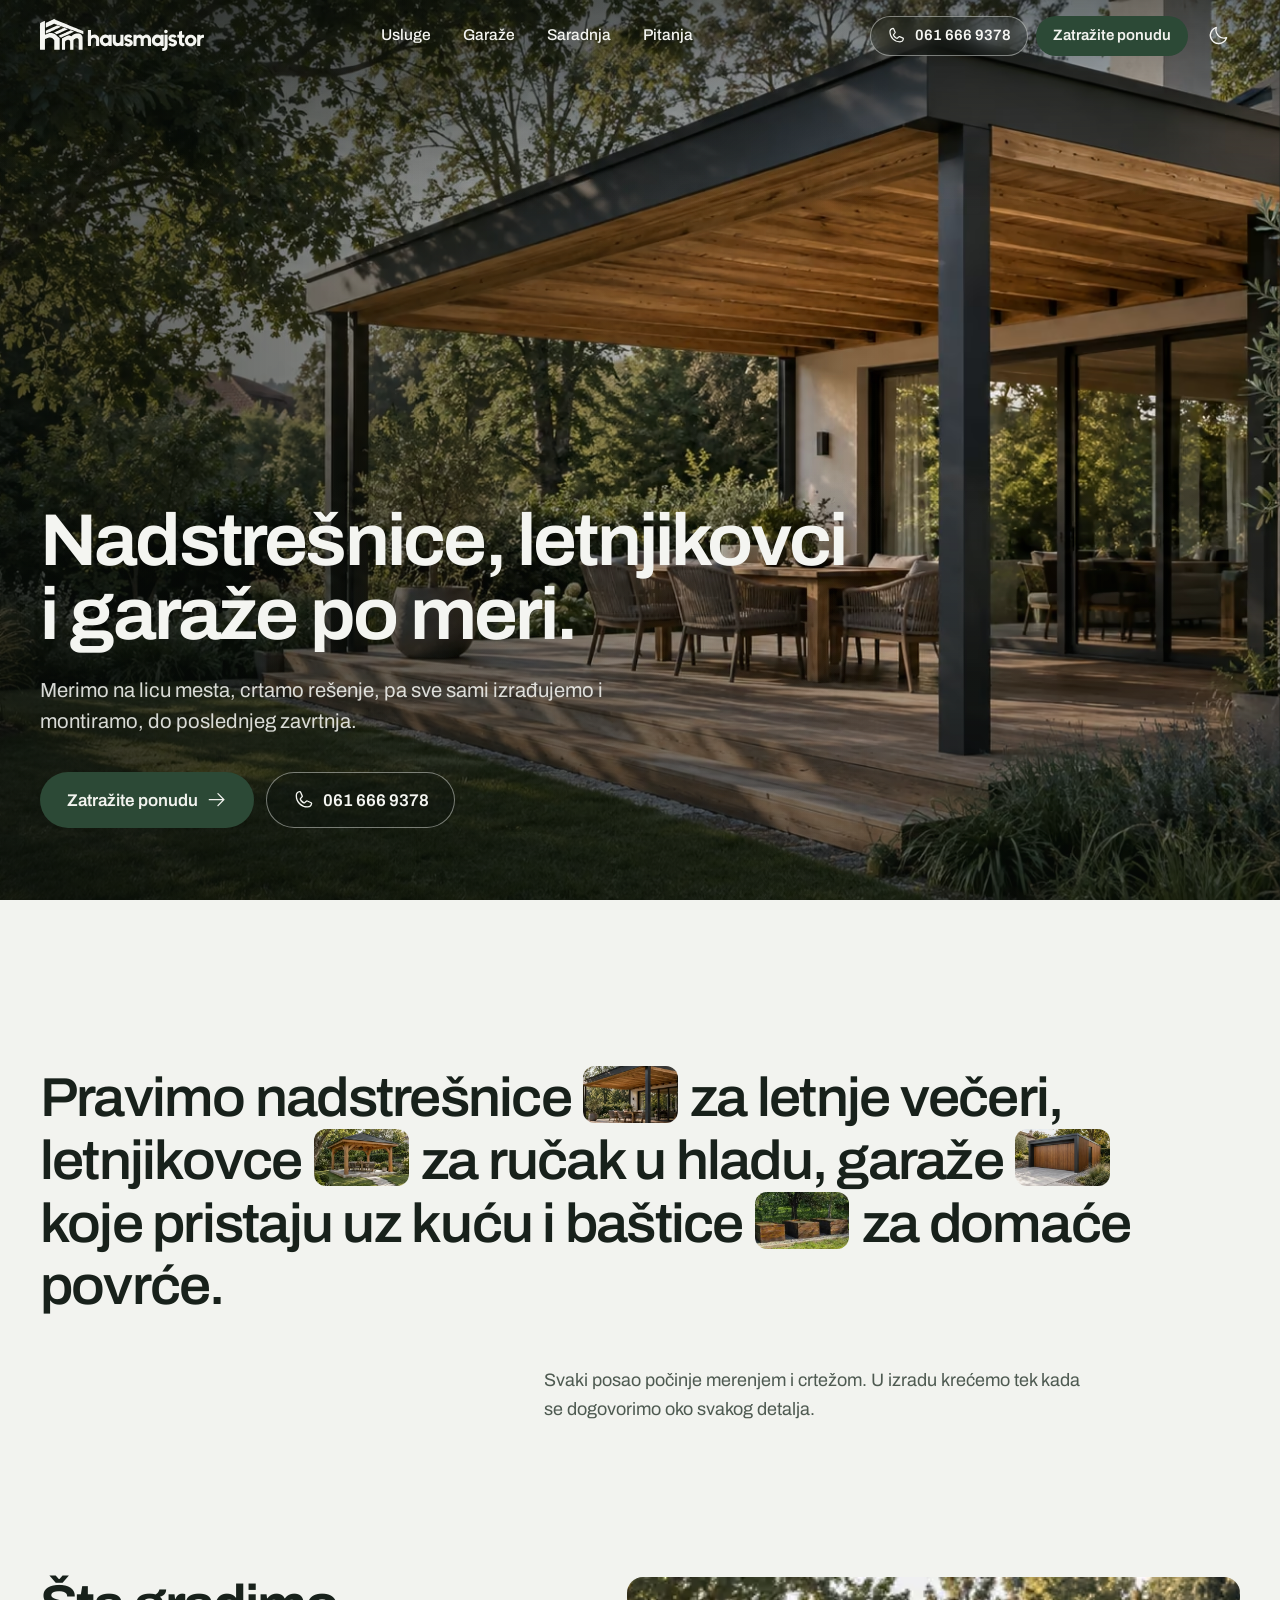
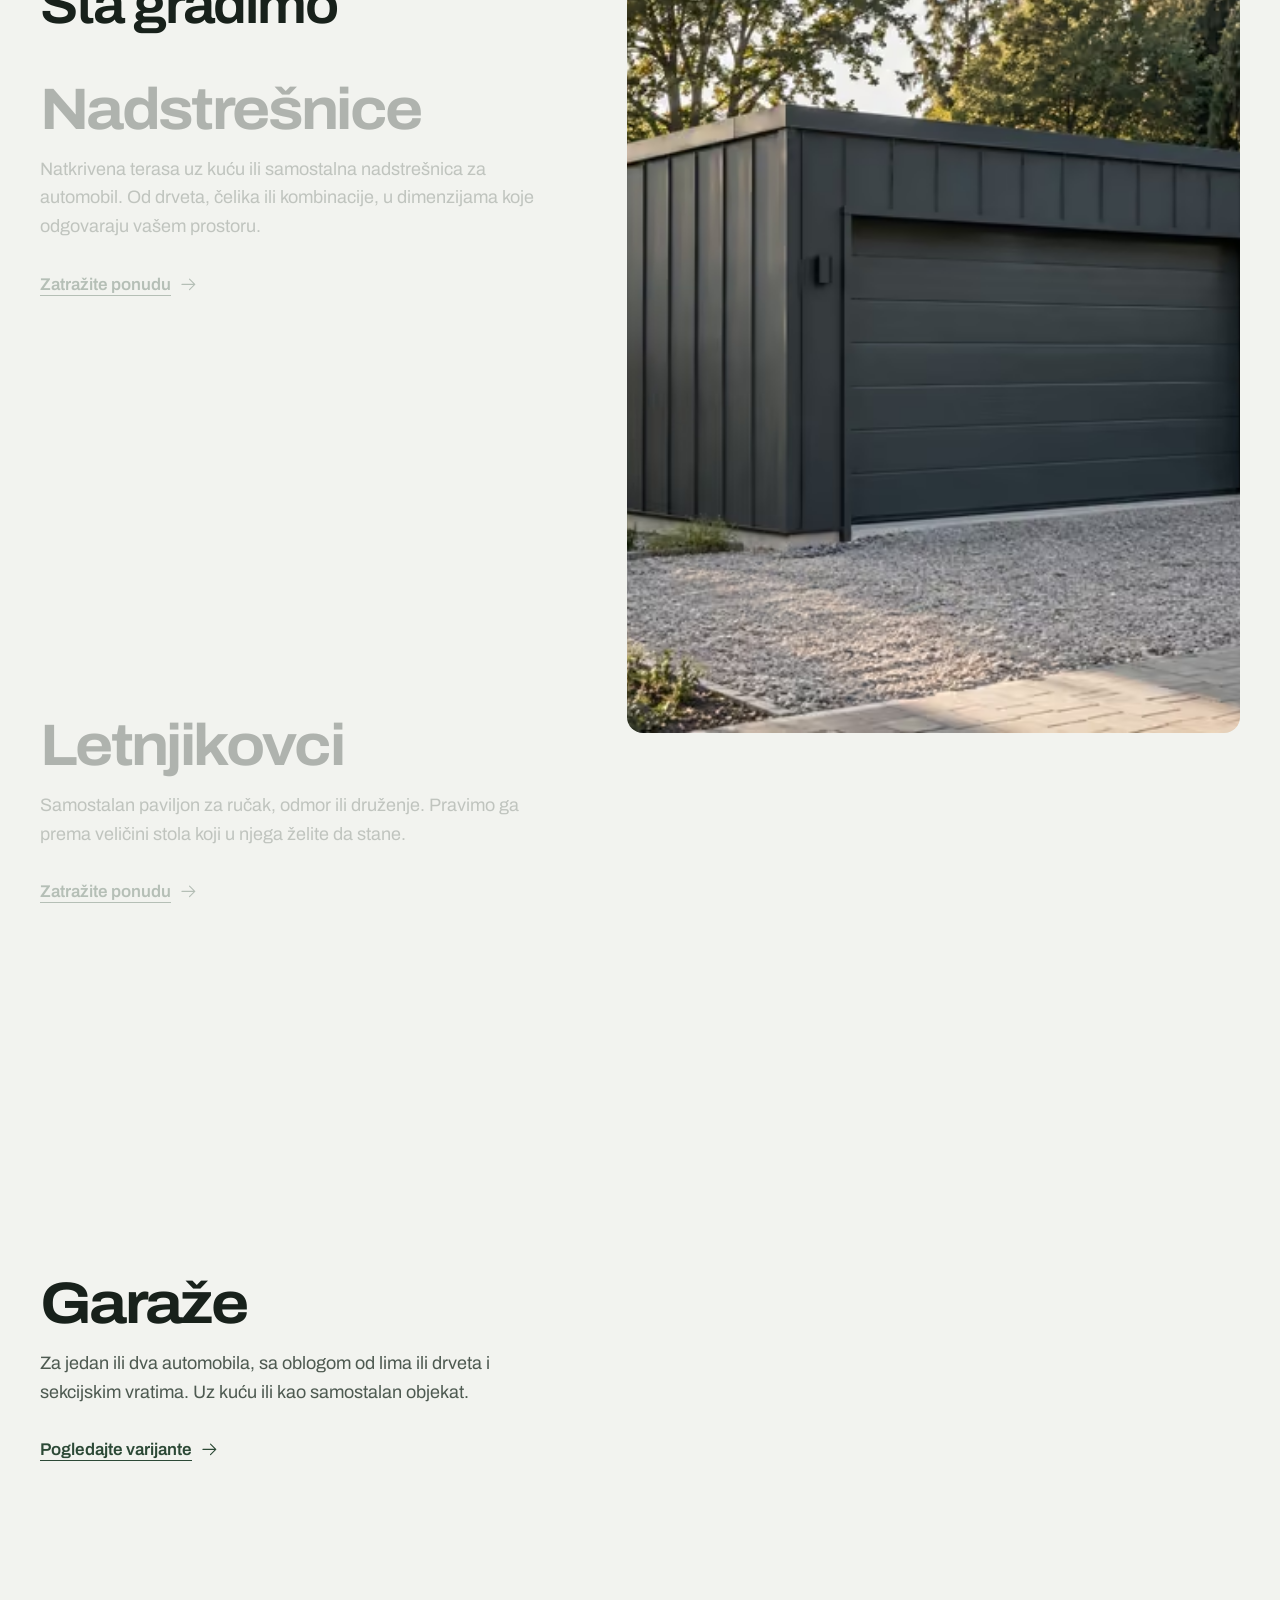
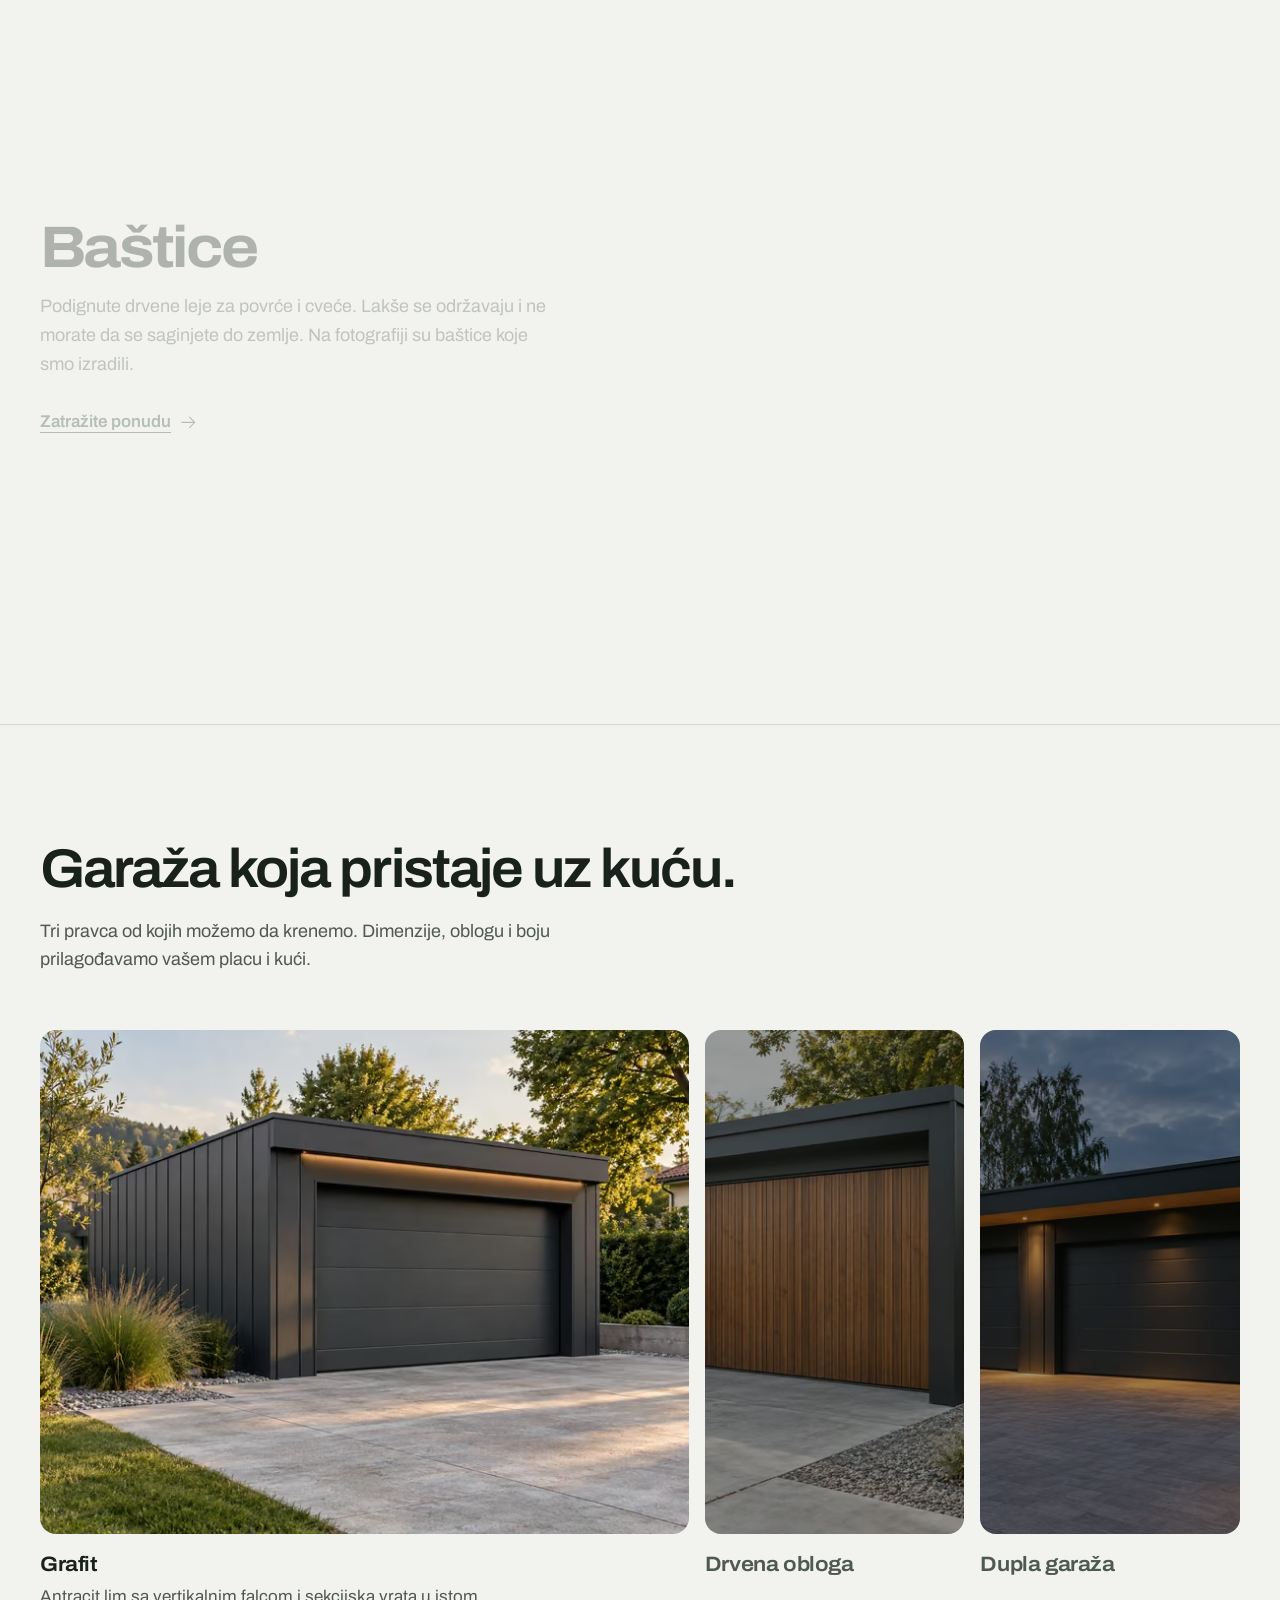
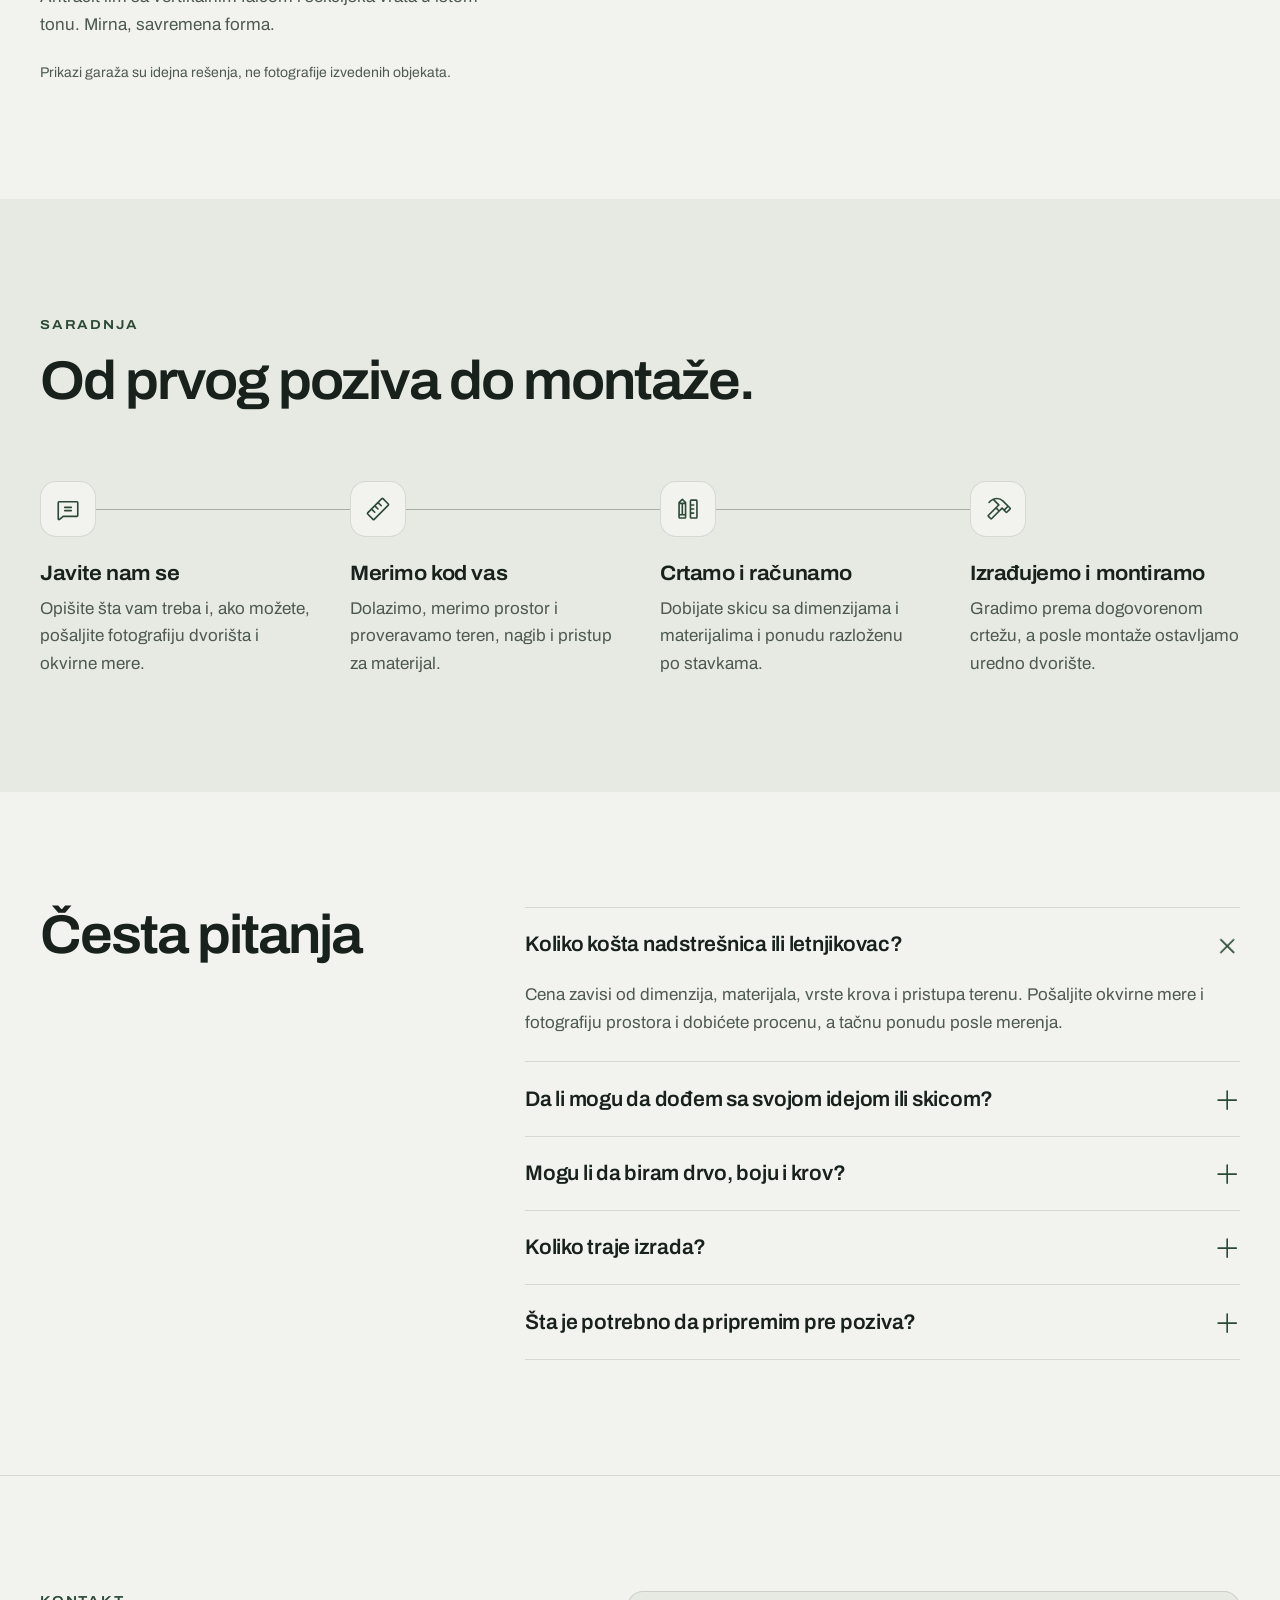
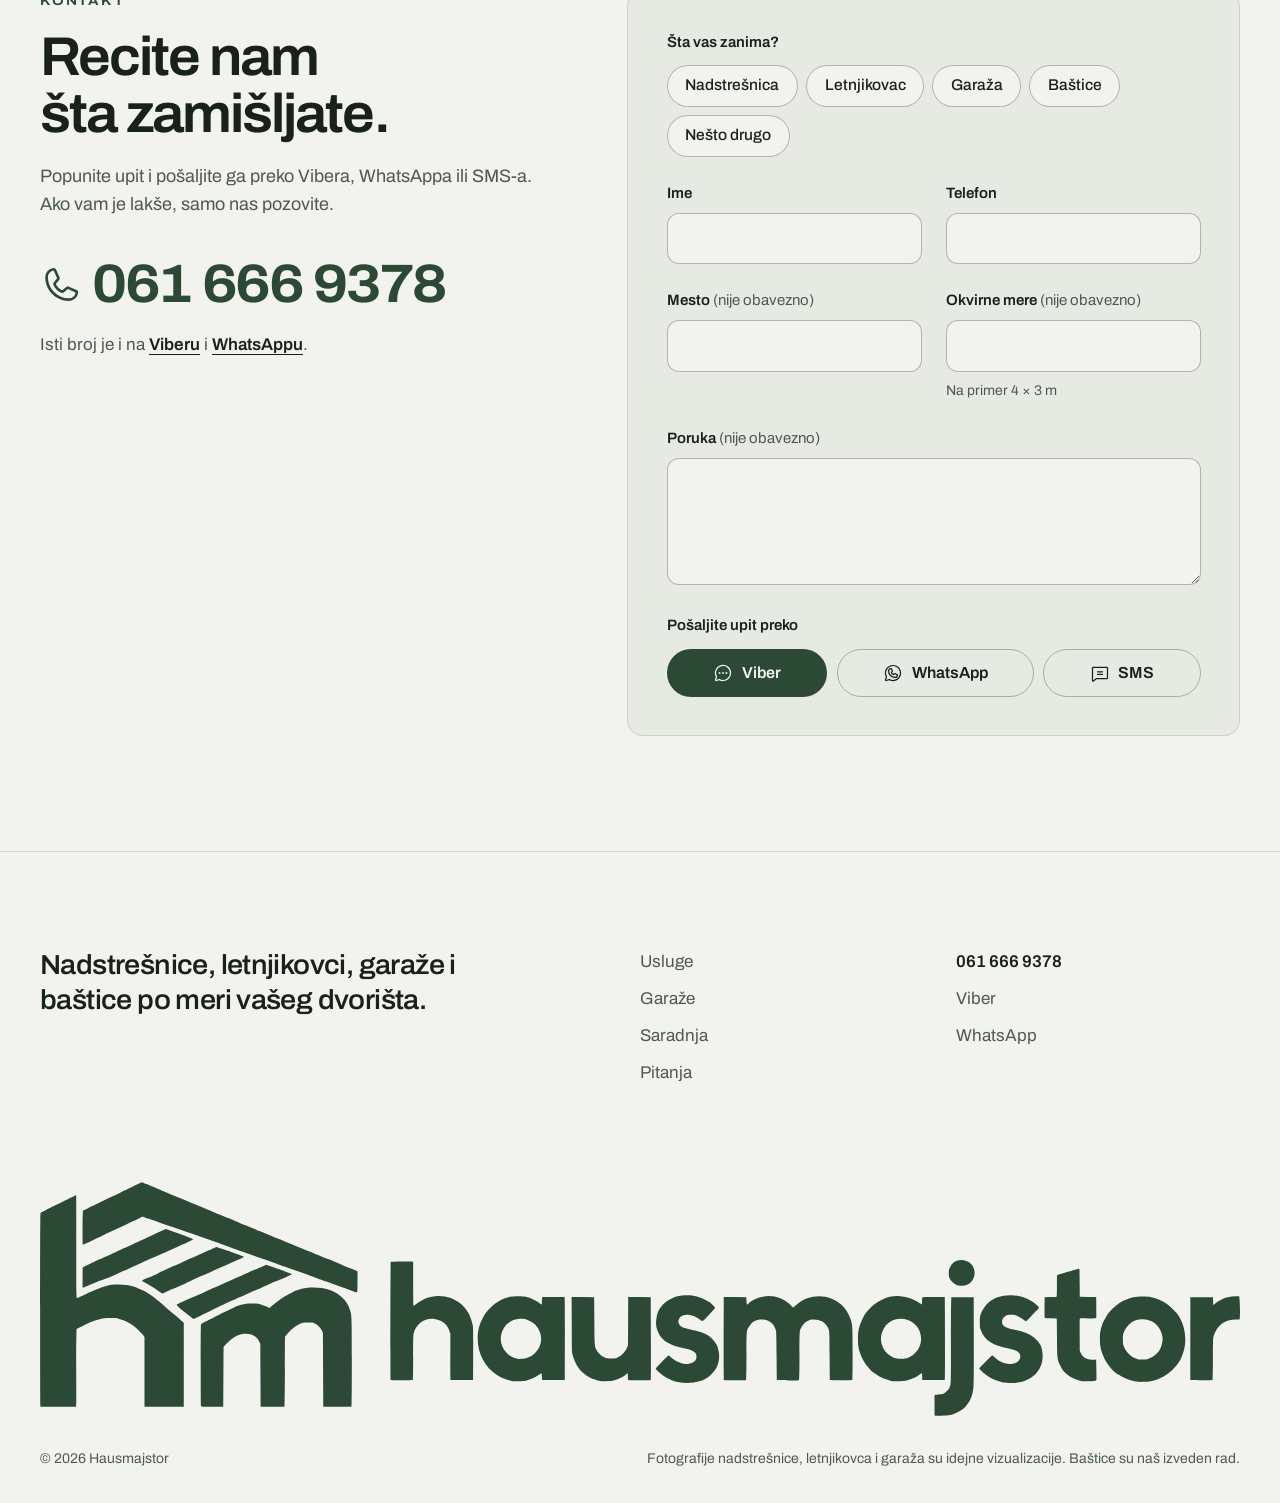
<file: hausmajstor-novi/index.html>
<!doctype html>
<html lang="sr-Latn">
<head>
  <meta charset="utf-8">
  <meta name="viewport" content="width=device-width, initial-scale=1, viewport-fit=cover">
  <title>Hausmajstor | Nadstrešnice, letnjikovci i garaže po meri</title>
  <meta name="description" content="Nadstrešnice, letnjikovci, garaže i drvene baštice po meri vašeg dvorišta. Merimo, crtamo, izrađujemo i montiramo. Pozovite 061 666 9378.">
  <meta name="theme-color" content="#F2F3EF" media="(prefers-color-scheme: light)">
  <meta name="theme-color" content="#0E1410" media="(prefers-color-scheme: dark)">
  <meta name="color-scheme" content="light dark">

  <!-- Kada sajt dobije domen, upisati pun URL u canonical, og:url i og:image. -->
  <meta property="og:type" content="website">
  <meta property="og:locale" content="sr_RS">
  <meta property="og:site_name" content="Hausmajstor">
  <meta property="og:title" content="Hausmajstor | Nadstrešnice, letnjikovci i garaže po meri">
  <meta property="og:description" content="Merimo, crtamo, izrađujemo i montiramo. Pozovite 061 666 9378.">
  <meta property="og:image" content="assets/img/og-hausmajstor.jpg">
  <meta property="og:image:width" content="1200">
  <meta property="og:image:height" content="630">
  <meta name="twitter:card" content="summary_large_image">

  <link rel="icon" href="assets/favicon-32.png" sizes="32x32" type="image/png">
  <link rel="apple-touch-icon" href="assets/apple-touch-icon.png">
  <link rel="manifest" href="site.webmanifest">

  <link rel="preload" href="assets/fonts/archivo-osnovno.woff2" as="font" type="font/woff2" crossorigin>
  <link rel="preload" href="assets/fonts/archivo-srpski.woff2" as="font" type="font/woff2" crossorigin>
  <link rel="preload" as="image" type="image/avif" media="(max-width: 640px)" href="assets/img/nadstresnica-uspravno-752.avif" fetchpriority="high">
  <link rel="preload" as="image" type="image/avif" media="(min-width: 641px)" imagesrcset="assets/img/nadstresnica-960.avif 960w, assets/img/nadstresnica-1672.avif 1672w" imagesizes="100vw" fetchpriority="high">

  <script>
    (function () {
      var d = document.documentElement;
      d.classList.add("js");
      try {
        var t = localStorage.getItem("hm-tema");
        if (t === "light" || t === "dark") d.setAttribute("data-theme", t);
      } catch (e) {}
    })();
  </script>
  <link rel="stylesheet" href="styles.css">
  <script src="main.js" defer></script>

  <script type="application/ld+json">
  {
    "@context": "https://schema.org",
    "@type": "HomeAndConstructionBusiness",
    "name": "Hausmajstor",
    "description": "Izrada i montaža nadstrešnica, letnjikovaca, garaža i drvenih baštica po meri.",
    "telephone": "+381616669378",
    "image": "assets/img/og-hausmajstor.jpg",
    "logo": "assets/icon-512.png",
    "address": { "@type": "PostalAddress", "addressCountry": "RS" },
    "contactPoint": {
      "@type": "ContactPoint",
      "telephone": "+381616669378",
      "contactType": "customer service",
      "availableLanguage": ["sr"]
    },
    "makesOffer": [
      { "@type": "Offer", "itemOffered": { "@type": "Service", "name": "Nadstrešnice po meri" } },
      { "@type": "Offer", "itemOffered": { "@type": "Service", "name": "Letnjikovci po meri" } },
      { "@type": "Offer", "itemOffered": { "@type": "Service", "name": "Garaže" } },
      { "@type": "Offer", "itemOffered": { "@type": "Service", "name": "Drvene baštice" } }
    ]
  }
  </script>
</head>
<body>
  <!-- Ikone: Phosphor Icons (regular), MIT licenca, https://phosphoricons.com. Logo: vektorizovan iz hausmajstor-logo.png -->
  <svg class="sprite" aria-hidden="true" focusable="false">
    <symbol id="i-phone" viewBox="0 0 256 256"><path d="M222.37,158.46l-47.11-21.11-.13-.06a16,16,0,0,0-15.17,1.4,8.12,8.12,0,0,0-.75.56L134.87,160c-15.42-7.49-31.34-23.29-38.83-38.51l20.78-24.71c.2-.25.39-.5.57-.77a16,16,0,0,0,1.32-15.06l0-.12L97.54,33.64a16,16,0,0,0-16.62-9.52A56.26,56.26,0,0,0,32,80c0,79.4,64.6,144,144,144a56.26,56.26,0,0,0,55.88-48.92A16,16,0,0,0,222.37,158.46ZM176,208A128.14,128.14,0,0,1,48,80,40.2,40.2,0,0,1,82.87,40a.61.61,0,0,0,0,.12l21,47L83.2,111.86a6.13,6.13,0,0,0-.57.77,16,16,0,0,0-1,15.7c9.06,18.53,27.73,37.06,46.46,46.11a16,16,0,0,0,15.75-1.14,8.44,8.44,0,0,0,.74-.56L168.89,152l47,21.05h0s.08,0,.11,0A40.21,40.21,0,0,1,176,208Z"/></symbol>
    <symbol id="i-arrow" viewBox="0 0 256 256"><path d="M221.66,133.66l-72,72a8,8,0,0,1-11.32-11.32L196.69,136H40a8,8,0,0,1,0-16H196.69L138.34,61.66a8,8,0,0,1,11.32-11.32l72,72A8,8,0,0,1,221.66,133.66Z"/></symbol>
    <symbol id="i-sun" viewBox="0 0 256 256"><path d="M120,40V16a8,8,0,0,1,16,0V40a8,8,0,0,1-16,0Zm72,88a64,64,0,1,1-64-64A64.07,64.07,0,0,1,192,128Zm-16,0a48,48,0,1,0-48,48A48.05,48.05,0,0,0,176,128ZM58.34,69.66A8,8,0,0,0,69.66,58.34l-16-16A8,8,0,0,0,42.34,53.66Zm0,116.68-16,16a8,8,0,0,0,11.32,11.32l16-16a8,8,0,0,0-11.32-11.32ZM192,72a8,8,0,0,0,5.66-2.34l16-16a8,8,0,0,0-11.32-11.32l-16,16A8,8,0,0,0,192,72Zm5.66,114.34a8,8,0,0,0-11.32,11.32l16,16a8,8,0,0,0,11.32-11.32ZM48,128a8,8,0,0,0-8-8H16a8,8,0,0,0,0,16H40A8,8,0,0,0,48,128Zm80,80a8,8,0,0,0-8,8v24a8,8,0,0,0,16,0V216A8,8,0,0,0,128,208Zm112-88H216a8,8,0,0,0,0,16h24a8,8,0,0,0,0-16Z"/></symbol>
    <symbol id="i-moon" viewBox="0 0 256 256"><path d="M233.54,142.23a8,8,0,0,0-8-2,88.08,88.08,0,0,1-109.8-109.8,8,8,0,0,0-10-10,104.84,104.84,0,0,0-52.91,37A104,104,0,0,0,136,224a103.09,103.09,0,0,0,62.52-20.88,104.84,104.84,0,0,0,37-52.91A8,8,0,0,0,233.54,142.23ZM188.9,190.34A88,88,0,0,1,65.66,67.11a89,89,0,0,1,31.4-26A106,106,0,0,0,96,56,104.11,104.11,0,0,0,200,160a106,106,0,0,0,14.92-1.06A89,89,0,0,1,188.9,190.34Z"/></symbol>
    <symbol id="i-list" viewBox="0 0 256 256"><path d="M224,128a8,8,0,0,1-8,8H40a8,8,0,0,1,0-16H216A8,8,0,0,1,224,128ZM40,72H216a8,8,0,0,0,0-16H40a8,8,0,0,0,0,16ZM216,184H40a8,8,0,0,0,0,16H216a8,8,0,0,0,0-16Z"/></symbol>
    <symbol id="i-x" viewBox="0 0 256 256"><path d="M205.66,194.34a8,8,0,0,1-11.32,11.32L128,139.31,61.66,205.66a8,8,0,0,1-11.32-11.32L116.69,128,50.34,61.66A8,8,0,0,1,61.66,50.34L128,116.69l66.34-66.35a8,8,0,0,1,11.32,11.32L139.31,128Z"/></symbol>
    <symbol id="i-whatsapp" viewBox="0 0 256 256"><path d="M187.58,144.84l-32-16a8,8,0,0,0-8,.5l-14.69,9.8a40.55,40.55,0,0,1-16-16l9.8-14.69a8,8,0,0,0,.5-8l-16-32A8,8,0,0,0,104,64a40,40,0,0,0-40,40,88.1,88.1,0,0,0,88,88,40,40,0,0,0,40-40A8,8,0,0,0,187.58,144.84ZM152,176a72.08,72.08,0,0,1-72-72A24,24,0,0,1,99.29,80.46l11.48,23L101,118a8,8,0,0,0-.73,7.51,56.47,56.47,0,0,0,30.15,30.15A8,8,0,0,0,138,155l14.61-9.74,23,11.48A24,24,0,0,1,152,176ZM128,24A104,104,0,0,0,36.18,176.88L24.83,210.93a16,16,0,0,0,20.24,20.24l34.05-11.35A104,104,0,1,0,128,24Zm0,192a87.87,87.87,0,0,1-44.06-11.81,8,8,0,0,0-6.54-.67L40,216,52.47,178.6a8,8,0,0,0-.66-6.54A88,88,0,1,1,128,216Z"/></symbol>
    <symbol id="i-chat" viewBox="0 0 256 256"><path d="M140,128a12,12,0,1,1-12-12A12,12,0,0,1,140,128ZM84,116a12,12,0,1,0,12,12A12,12,0,0,0,84,116Zm88,0a12,12,0,1,0,12,12A12,12,0,0,0,172,116Zm60,12A104,104,0,0,1,79.12,219.82L45.07,231.17a16,16,0,0,1-20.24-20.24l11.35-34.05A104,104,0,1,1,232,128Zm-16,0A88,88,0,1,0,51.81,172.06a8,8,0,0,1,.66,6.54L40,216,77.4,203.53a7.85,7.85,0,0,1,2.53-.42,8,8,0,0,1,4,1.08A88,88,0,0,0,216,128Z"/></symbol>
    <symbol id="i-text" viewBox="0 0 256 256"><path d="M216,48H40A16,16,0,0,0,24,64V224a15.85,15.85,0,0,0,9.24,14.5A16.13,16.13,0,0,0,40,240a15.89,15.89,0,0,0,10.25-3.78l.09-.07L83,208H216a16,16,0,0,0,16-16V64A16,16,0,0,0,216,48ZM40,224h0ZM216,192H80a8,8,0,0,0-5.23,1.95L40,224V64H216ZM88,112a8,8,0,0,1,8-8h64a8,8,0,0,1,0,16H96A8,8,0,0,1,88,112Zm0,32a8,8,0,0,1,8-8h64a8,8,0,1,1,0,16H96A8,8,0,0,1,88,144Z"/></symbol>
    <symbol id="i-plus" viewBox="0 0 256 256"><path d="M224,128a8,8,0,0,1-8,8H136v80a8,8,0,0,1-16,0V136H40a8,8,0,0,1,0-16h80V40a8,8,0,0,1,16,0v80h80A8,8,0,0,1,224,128Z"/></symbol>
    <symbol id="i-ruler" viewBox="0 0 256 256"><path d="M235.32,73.37,182.63,20.69a16,16,0,0,0-22.63,0L20.68,160a16,16,0,0,0,0,22.63l52.69,52.68a16,16,0,0,0,22.63,0L235.32,96A16,16,0,0,0,235.32,73.37ZM84.68,224,32,171.31l32-32,26.34,26.35a8,8,0,0,0,11.32-11.32L75.31,128,96,107.31l26.34,26.35a8,8,0,0,0,11.32-11.32L107.31,96,128,75.31l26.34,26.35a8,8,0,0,0,11.32-11.32L139.31,64l32-32L224,84.69Z"/></symbol>
    <symbol id="i-pencil-ruler" viewBox="0 0 256 256"><path d="M208,32H160a16,16,0,0,0-16,16V208a16,16,0,0,0,16,16h48a16,16,0,0,0,16-16V48A16,16,0,0,0,208,32Zm0,176H160V176h24a8,8,0,0,0,0-16H160V136h24a8,8,0,0,0,0-16H160V96h24a8,8,0,0,0,0-16H160V48h48V208ZM77.66,26.34a8,8,0,0,0-11.32,0l-32,32A8,8,0,0,0,32,64V208a16,16,0,0,0,16,16H96a16,16,0,0,0,16-16V64a8,8,0,0,0-2.34-5.66ZM48,176V80H64v96ZM80,80H96v96H80ZM72,43.31,92.69,64H51.31ZM48,208V192H96v16Z"/></symbol>
    <symbol id="i-hammer" viewBox="0 0 256 256"><path d="M251.34,112,183.88,44.08a96.1,96.1,0,0,0-135.77,0l-.09.09L34.25,58.4A8,8,0,0,0,45.74,69.53L59.47,55.35a79.92,79.92,0,0,1,18.71-13.9L124.68,88l-96,96a16,16,0,0,0,0,22.63l20.69,20.69a16,16,0,0,0,22.63,0l96-96,14.34,14.34h0L200,163.3a16,16,0,0,0,22.63,0l28.69-28.69A16,16,0,0,0,251.34,112ZM60.68,216,40,195.31l68-68L128.68,148ZM162.34,114.32,140,136.67,119.31,116l22.35-22.35a8,8,0,0,0,0-11.32L94.32,35a80,80,0,0,1,78.23,20.41l44.22,44.51L188,128.66l-14.34-14.34A8,8,0,0,0,162.34,114.32Zm49,37.66-12-12L228,111.25l12,12Z"/></symbol>
    <symbol id="i-warning" viewBox="0 0 256 256"><path d="M128,24A104,104,0,1,0,232,128,104.11,104.11,0,0,0,128,24Zm0,192a88,88,0,1,1,88-88A88.1,88.1,0,0,1,128,216Zm-8-80V80a8,8,0,0,1,16,0v56a8,8,0,0,1-16,0Zm20,36a12,12,0,1,1-12-12A12,12,0,0,1,140,172Z"/></symbol>
    <symbol id="i-check" viewBox="0 0 256 256"><path d="M173.66,98.34a8,8,0,0,1,0,11.32l-56,56a8,8,0,0,1-11.32,0l-24-24a8,8,0,0,1,11.32-11.32L112,148.69l50.34-50.35A8,8,0,0,1,173.66,98.34ZM232,128A104,104,0,1,1,128,24,104.11,104.11,0,0,1,232,128Zm-16,0a88,88,0,1,0-88,88A88.1,88.1,0,0,0,216,128Z"/></symbol>
    <symbol id="logo" viewBox="8 8 3756 734"><path fill-rule="evenodd" d="M2808.5 739C2807.9 738 2807.6 675 2808.3 674.4C2808.4 674.3 2813.7 673.7 2820 673.1C2826.3 672.5 2833.3 671.5 2835.4 670.8C2840.1 669.3 2850.1 660.3 2853.5 654.6C2859.5 644.4 2859.3 649.1 2859.2 526.5C2859.1 464.9 2859.4 404.1 2859.8 391.5L2860.5 368.5L2895.5 368.5L2930.5 368.5L2930.8 500C2931 579.3 2930.7 637.3 2930.1 646C2928.2 674.3 2921.3 692.3 2905.3 710.7C2899 717.9 2889.9 724.3 2876.8 730.5C2861.8 737.6 2853.9 739.1 2829.9 739.7C2814.5 740.1 2809.1 739.9 2808.5 739ZM9.3 710.8C8.7 710 8.4 602 8.4 407.8C8.5 141 8.7 105.9 10 104.6C11.4 103.2 60.2 78.5 72.5 73C75.2 71.7 87.3 65.9 99.2 59.9C111.2 54 121.1 49.4 121.3 49.8C121.5 50.2 121.6 113.5 121.5 190.5C121.4 267.5 121.5 339.7 121.8 350.8C122.3 370.8 122.4 371.2 124.4 370.7C126.8 370.1 145.2 362.1 152.5 358.4C165.2 351.9 198.7 338.3 210 335C223.2 331.2 228.2 330.2 241.3 329.1C261.1 327.4 283.8 329.8 302.5 335.7C310.4 338.2 312.9 339.3 330.9 347.7C347.4 355.4 374 375.1 404 402C408.7 406.2 417.4 413.6 423.5 418.5C429.6 423.4 437.4 430.2 441 433.5C444.6 436.9 449.9 441.5 452.8 443.9L458 448.2L458 579.9L458 711.5L396.5 711.7L335 711.8L335 602.3L335 492.8L330 486.5C323.8 478.7 308.6 464.1 299.5 457.2C291.5 451.2 276.7 443.4 266.5 439.7C251.1 434.2 246.6 433.5 228 433.5C212.3 433.5 209.4 433.8 200 436.2C177.4 442 167.2 445.9 141.5 458.6L122.3 468.1L121.6 502.3C121.2 521.1 121.1 574.3 121.4 620.5C121.7 666.7 121.6 706.1 121.2 708L120.4 711.5L65.4 711.8C21.6 712 10.1 711.8 9.3 710.8ZM512 710.1C510.8 707.7 510.6 457.1 511.9 453.9C512.4 452.6 514.3 450.8 516.1 449.8C539.4 438.3 553.3 431.2 562 426.6C567.8 423.5 576.1 419.2 580.5 417.1C584.9 415 594.6 410.3 602 406.7C633.6 391.5 649.7 387.4 675.5 388.3C688.6 388.7 691.8 389.1 700.7 391.9C706.3 393.6 714.2 396.6 718.4 398.6L725.9 402.2L737.2 392.8C759.1 374.4 772.4 365.7 798.5 352.7C806.6 348.7 806.9 348.6 819.5 344.5C834.6 339.6 845.6 338 864 338C884.9 338 904.4 341.5 919 347.7C936 355 945.3 361.1 957 372.9C966.2 382.2 973.1 393.6 977.6 406.8C984.1 425.8 984 422.1 984 573C984 648.1 983.6 710 983.2 710.6C982.7 711.3 969.1 711.6 938.5 711.6L894.5 711.5L894 596L893.5 480.5L891.2 474.7C886.7 463.8 877.1 454.1 866.3 449.9C861.3 448 858.6 447.6 846.5 447.6C832.2 447.5 829.6 448 820 452.3C812.2 455.9 798.7 465.6 792.4 472.2C785.6 479.2 775.1 491.6 774.9 492.8C774.8 493.2 774.6 542.3 774.5 601.9C774.3 661.5 773.7 710.7 773.2 711.2C772.8 711.6 755.8 711.9 735.4 711.8L698.5 711.5L698 613L697.5 514.5L694.3 507.7C686.4 491 672.4 483 651.1 483C634.2 483 618.2 490.1 600.6 505.6C596.6 509 590.9 514.7 587.9 518.1L582.5 524.3L582 617.9L581.5 711.5L547.2 711.7C515.5 711.8 512.9 711.7 512 710.1ZM2008.5 635.1C1990.8 631.9 1976.4 626 1960.2 615.3C1950.5 608.9 1935 594.6 1935 592C1935 590.4 1974.3 550 1975.9 550C1976.3 550 1978.6 552.1 1981 554.6C1991 564.8 2009.1 574.3 2023.1 576.8C2031.2 578.2 2032.6 578.2 2039.6 576.7C2055.2 573.3 2061.9 567.2 2062.7 555.6C2063.2 548 2061.3 543.9 2054.7 539.2C2048.8 534.9 2039.5 531.8 2023.5 528.5C2002.7 524.3 1993.4 521.3 1979.1 514.3C1967.1 508.4 1964.7 506.8 1957.3 499.5C1950.3 492.6 1948.4 489.9 1944.5 481.8C1936.3 464.4 1934.6 453.2 1937.5 434.1C1939.7 419.4 1942.4 412.2 1950.1 400.8C1959.3 387.2 1973.7 376.2 1991.5 369.2C2003 364.6 2011.5 363 2028.1 362.3C2044.2 361.7 2054.6 363 2069.5 367.7C2077.4 370.2 2096.6 379.2 2102.4 383.2C2106.9 386.3 2121 400.2 2121 401.6C2121 402.3 2117.1 407.1 2112.2 412.3C2107.4 417.5 2099.4 426.2 2094.4 431.6C2081.3 445.9 2082.2 445.7 2070.9 437.1C2059 428 2049.3 424.1 2037.1 423.3C2026.2 422.6 2018.6 424.6 2013 429.6C2009.1 433.2 2006 439.9 2006 445.1C2006 451.4 2011.4 458.6 2019.1 462.5C2022.4 464.3 2044.2 470.1 2058.5 473.1C2071.2 475.8 2079 478.4 2090.5 484C2102.2 489.8 2108.5 494.8 2116.9 504.7C2126.7 516.5 2129.3 522.1 2132.5 539C2135.2 552.7 2133.9 566.9 2128.7 581.3C2124.9 591.7 2120.3 598.5 2109.5 609.5C2098.4 620.9 2090.9 625.4 2074.2 630.9C2055.5 637.1 2029.3 638.8 2008.5 635.1ZM3022.8 635.4C3004.8 632.2 2985.9 624.1 2970.6 613.2C2960.7 606.2 2948 594.3 2948 592.1C2948 590.7 2952.9 585.5 2980.8 557.3C2984.7 553.3 2988.2 550 2988.4 550C2988.6 550 2990.7 551.8 2993.1 554.1C3008.5 568.4 3020.9 574.8 3037.7 577.1C3051.7 579.1 3063.3 575.8 3070.4 567.9C3078.9 558.4 3078.5 547.5 3069.3 540.2C3063.8 536 3060.5 534.5 3052 532.5C3008.6 522.5 2998.9 519.3 2983.3 509.9C2969.3 501.4 2957.7 486.7 2952.3 470.5C2949.9 463.3 2949.6 461 2949.6 447.5C2949.5 429.5 2951.5 420.9 2958.6 408.8C2970.2 388.9 2983.6 377.5 3005.1 369C3027.5 360 3060.5 359.9 3086.5 368.5C3093.9 371 3110.7 379.6 3117.5 384.5C3124 389.2 3135 399.8 3135 401.4C3135 401.9 3130.2 407.4 3124.2 413.5C3118.3 419.6 3110.1 428.4 3105.9 433C3101.7 437.7 3097.1 442.1 3095.7 442.9C3093.3 444.2 3092.8 444 3088 440C3081.4 434.5 3069 427.5 3062 425.3C3058.5 424.2 3052.9 423.6 3046.5 423.6C3037.1 423.5 3036.2 423.7 3031 426.6C3022.3 431.5 3018.1 439.5 3019.4 448.4C3021 459.2 3030.7 464.9 3055 469.4C3081.5 474.4 3100.5 481.4 3115.9 492C3124.6 497.8 3136.5 511.3 3140 519.2C3146 532.9 3148.1 555.5 3144.6 570.4C3140.9 586.2 3131.5 603 3121.7 611.3C3111.4 620.1 3094 630 3085.2 632.1C3070.5 635.7 3059.8 637 3045.6 636.9C3037.3 636.9 3027.1 636.2 3022.8 635.4ZM3433.5 632C3413.1 627.5 3399.1 621.6 3383.5 610.9C3369.6 601.5 3363.6 595.9 3354.9 584.4C3344.7 570.7 3340.6 563.7 3336 552.5C3327.6 531.8 3325.5 521.1 3325.5 498C3325.5 479.7 3326.7 472.8 3333 453.5C3335.4 446.3 3345.1 428.4 3351.2 420.3C3360.4 407.7 3379.5 390.6 3393 382.7C3399.8 378.7 3421.7 370.4 3430.1 368.5C3441.3 366 3466.1 365.5 3479.7 367.4C3497.9 370 3518 377.9 3534.6 389C3544 395.3 3563.9 415 3569.8 423.6C3594.7 460.6 3599.9 511.8 3582.9 551.5C3576.1 567.6 3573.9 571.2 3563.6 584C3554.3 595.5 3545.6 603.5 3533.5 611.5C3520.1 620.4 3507.3 626.2 3492 630.2C3481.5 633 3478.8 633.3 3461.5 633.6C3445.3 633.9 3441.2 633.7 3433.5 632ZM1484.4 630.6C1466.7 627.2 1452.6 621.5 1437.2 611.5C1399.9 587 1378 545 1378 498C1378 469.9 1383.9 449.8 1399.8 422.8C1408.6 408.1 1432 386.5 1447.8 378.6C1457.9 373.5 1468.9 369.6 1479 367.4C1491 364.8 1518.4 364.8 1529 367.3C1544.1 370.9 1560.6 378.8 1573 388.2C1575.8 390.3 1578.3 392 1578.5 392C1578.8 392 1579 388.7 1579 384.6C1579 380.6 1579.3 375.2 1579.6 372.6L1580.3 368L1615 368L1649.8 368L1650.5 381.2C1650.8 388.5 1651 446.9 1650.8 511L1650.5 627.5L1615 627.5L1579.5 627.5L1579 617C1578.6 609.4 1578.2 606.6 1577.3 606.7C1576.6 606.9 1573.2 609.1 1569.8 611.6C1560.1 618.7 1549 624 1533.5 628.7C1526.7 630.8 1523.1 631.3 1508.5 631.6C1497 631.8 1489.2 631.5 1484.4 630.6ZM1760.8 631C1752.9 629.6 1736.9 624.2 1730.5 620.9C1717.1 614 1702.2 601.6 1694.2 590.8C1686.2 580 1678.2 562.2 1674.8 547.9C1672.6 538.7 1672.6 537 1672.3 453.2L1671.9 368L1707.2 368.2L1742.5 368.5L1743.1 442C1743.8 521.8 1743.7 520.8 1749.6 532.7C1753.2 540.2 1763.6 551 1770.7 554.7C1779.5 559.3 1785.2 560.5 1798.1 560.5C1809.3 560.5 1809.8 560.4 1817.1 556.8C1830.2 550.3 1840.7 539 1846.1 525.5L1848.5 519.5L1848.8 443.7L1849.1 368L1884.3 368.2L1919.5 368.5L1920 497.5C1920.3 568.5 1920.2 627 1919.7 627.6C1918.9 628.8 1851.1 628.8 1849.1 627.6C1848.4 627.1 1848 623 1848 616.9C1848 611.5 1847.8 607 1847.6 607C1847.3 607 1843.6 609.5 1839.4 612.6C1829.2 619.9 1817 625.6 1805.1 628.7C1797.5 630.6 1792.4 631.2 1780.5 631.5C1772.2 631.7 1763.4 631.5 1760.8 631ZM2673 630.5C2656.4 627.3 2641.4 621 2624.8 609.9C2602.7 595.3 2585.5 572.7 2575.1 544.5C2570.4 531.6 2568.9 522.9 2568.3 504.5C2567.4 477.2 2570.8 460.9 2582 437.3C2588.9 422.9 2592 418.2 2601.4 407.6C2614.7 392.8 2627.7 383.2 2644.9 375.5C2663.7 367.1 2678.9 364.3 2700.5 365.4C2723.1 366.5 2745.2 374.6 2763.3 388.4L2767.8 391.8L2768.4 388.2C2768.7 386.1 2769 381.5 2769 377.8C2769 367 2765.4 368 2805.1 368L2840 368L2840.1 380.8C2840.7 437.3 2840.9 606.9 2840.4 616.3L2839.8 628L2804.6 627.8L2769.5 627.5L2769.2 617.5C2769.1 612 2768.6 607.2 2768.1 606.7C2767.6 606.2 2764.2 608.2 2760.4 611.1C2751.4 617.9 2735.6 625.4 2723.3 628.7C2715 630.9 2711 631.4 2697 631.6C2685.9 631.8 2678.1 631.4 2673 630.5ZM3266 630.5C3248.4 626.9 3234.4 620.2 3221.3 609.1C3211.9 601.2 3207.9 595.8 3201.8 583.2C3191.8 562.4 3191.8 562.9 3191.1 494L3190.5 435.5L3172.5 434.7C3162.6 434.3 3153.9 433.7 3153.2 433.5C3152.2 433.1 3152 426.1 3152.2 400.8L3152.5 368.5L3170.4 368.2C3181.1 368.1 3188.9 367.5 3189.6 366.9C3190.6 366.1 3190.9 358.4 3191 333.2C3191 315.2 3191.4 300.2 3191.8 299.8C3193.6 298 3260.2 278.8 3261.2 279.8C3261.6 280.2 3262.1 300.1 3262.2 324L3262.5 367.5L3288.2 367.8L3313.9 368L3314.2 400.3C3314.4 418 3314.3 433.1 3314.1 433.8C3313.8 434.9 3309 435.1 3289.1 435C3275.6 434.9 3263.9 434.8 3263.2 434.9C3262.2 435 3262 444.8 3262.2 485.8L3262.5 536.5L3265.6 543.1C3267.4 546.8 3270.4 551.6 3272.4 553.8C3279.6 561.7 3292.2 565.5 3307.4 564.3L3313.8 563.7L3314.5 595.4C3315 618.5 3314.9 627.4 3314.1 628.4C3311.4 631.7 3278.8 633.1 3266 630.5ZM1113.8 628.2L1105 627.9L1104.9 594.7C1104.6 525.3 1105.2 258.5 1105.6 258.1C1106.3 257.4 1171.1 256.8 1173.7 257.5L1176 258L1176 326.5C1176 367 1176.4 395.1 1176.9 395.5C1177.4 395.8 1178.6 395.2 1179.6 394.3C1184.4 389.4 1196.6 381.3 1205.5 377C1246.5 357.2 1293.3 362.5 1326.8 390.9C1333 396.1 1343.7 409.1 1348.4 417C1354.6 427.6 1360.1 443.2 1362.5 457.2C1363.8 465.2 1364 477.6 1363.8 547L1363.5 627.5L1328.6 627.8C1301.5 628 1293.5 627.7 1292.9 626.8C1292.4 626.1 1292.2 593.6 1292.3 554.5L1292.5 483.5L1290.2 476.6C1286.9 466.7 1284.6 462.2 1279.4 455.7C1271.6 445.9 1262.4 440.7 1246.7 437.4C1215.4 430.9 1185 450.5 1177.6 482C1176.3 487.5 1176 499.2 1176 557.8C1176 612.3 1175.7 627.2 1174.8 627.5C1173.1 628 1125.3 628.6 1113.8 628.2ZM2152.3 628.3L2148.2 627.9L2147.8 589.2C2147.7 567.9 2147.7 509.4 2147.8 459.2L2148.2 368L2183.3 368.2L2218.5 368.5L2219.3 380C2219.7 386.3 2220.3 391.6 2220.5 391.8C2220.7 392.1 2223.4 390 2226.5 387.3C2229.5 384.6 2235.9 380.3 2240.8 377.7C2268.3 363.2 2297.5 361.3 2324.8 372.1C2338.5 377.6 2352.7 387.4 2360 396.5C2361.9 398.9 2364.2 400.9 2365.1 400.9C2365.9 401 2367.9 399.6 2369.6 397.9C2379.1 387.9 2395.1 377.4 2409.1 372C2445.4 358 2489.4 366.3 2516.8 392.4C2528.7 403.7 2539.9 421.3 2545 436.9C2551.4 456.7 2551.5 457.2 2551.5 546.2C2551.5 590.5 2551.1 627.2 2550.7 627.6C2549.8 628.5 2481.3 628.6 2480.4 627.7C2480.1 627.4 2479.7 594 2479.5 553.4C2479.2 472.8 2479.3 474.1 2473.3 462.2C2470.1 455.9 2462.7 448.1 2456.3 444.4C2446.4 438.5 2429.3 436.3 2418.9 439.4C2407.2 443 2396.9 451.7 2391.7 462.2C2385 475.8 2385.5 469 2385.2 552C2385 609.8 2384.6 627.6 2383.7 628.2C2382 629.3 2315.2 629.2 2314.6 628.1C2314.2 627.6 2313.8 594.2 2313.5 553.8C2313.2 510.3 2312.6 478.3 2312 475C2310.6 467.2 2304.9 456.3 2299.5 450.9C2290.7 442 2280.2 438 2266.1 438C2248.8 438 2236.6 445.2 2226.8 461.2C2219.3 473.4 2219.7 468.9 2219.3 552.5C2219 608.5 2218.6 627.6 2217.7 628.2C2216.5 628.9 2160 629 2152.3 628.3ZM3620.5 628.1L3608.5 627.5L3608.5 498L3608.6 368.5L3644 368.5L3679.5 368.5L3679.8 380.8C3679.9 387.5 3680.3 393 3680.6 393C3680.9 393 3683.7 390.7 3686.8 388C3689.9 385.2 3696.7 380.8 3702 378.1C3718.8 369.5 3732.9 366 3750.4 366L3761.6 366L3762.8 377.8C3764.4 393.1 3764.4 436.2 3762.9 437.7C3762.1 438.5 3759.6 438.7 3755.6 438.3C3740.1 436.9 3720.7 442 3708.2 450.7C3696.7 458.8 3686.5 473.8 3681.8 489.3C3679.8 496.3 3679.7 498.6 3679.3 562C3679 605.5 3678.5 627.7 3677.8 628.1C3676.6 628.9 3637 628.9 3620.5 628.1ZM3473.5 562.5C3488.1 559 3505 546.7 3512.4 534C3518.8 523.2 3522.8 505.9 3521.6 494.8C3519.1 473.3 3505.4 452.8 3487.6 444C3476.4 438.6 3467.1 436.6 3455 437.4C3438.1 438.3 3426.8 443.3 3415.9 454.7C3408.9 462 3403.7 470.1 3399.9 479.6C3397.9 484.8 3397.6 487.2 3397.6 500C3397.5 511.6 3397.9 515.6 3399.4 520C3402.9 530.3 3407.3 537.3 3415.5 545.6C3424.1 554.3 3433.7 559.9 3444.1 562.5C3451.4 564.2 3466.1 564.3 3473.5 562.5ZM1528.3 560C1544.6 555.9 1556.6 547.4 1565.8 533.2C1571.9 524 1574.6 516.9 1576.1 506.6C1578.6 488.4 1572.2 469.7 1558.4 454.9C1552.8 449 1546.6 445 1537.5 441.2C1526.6 436.8 1520.5 435.7 1509.4 436.2C1485.1 437.4 1465.5 450.9 1455.5 473.6C1445.3 496.6 1449.9 522.8 1467.6 541.9C1476.5 551.5 1487.5 557.6 1502.5 561.3C1507.5 562.5 1521 561.9 1528.3 560ZM2720 559.5C2730.9 556.3 2738.1 552 2747.1 543C2756.7 533.5 2760.6 526.7 2764 513.4C2771.8 482.9 2754.1 450.1 2724.5 440.2C2704.1 433.3 2684.8 435.5 2668 446.6C2659.1 452.5 2653.3 458.9 2648.1 468.9C2640.2 484.1 2638.2 498.3 2642 513.5C2644.8 524.7 2649.2 533.1 2656.2 540.6C2666.7 551.8 2676 557.2 2690.4 560.5C2697.9 562.3 2712.3 561.8 2720 559.5ZM475.5 427C468.9 421.5 460.6 414.9 457 412.4C450.6 407.8 436 394.2 436 392.9C436 391.1 452.2 383.3 482 370.6C491.6 366.6 509.6 358.6 522 353C534.4 347.4 549 340.9 554.5 338.5C560 336.2 567.5 332.8 571.3 331.1C575 329.4 578.2 328 578.4 328C578.6 328 585.2 324.9 593.1 321.2C601 317.4 609.1 313.7 611 313C616 311.1 660.5 291.3 665.1 288.9C667.3 287.8 674.5 284.7 681.3 282C688 279.4 698.5 274.9 704.7 272.2L715.8 267.3L738.7 275.2C776.3 288.2 796 295.7 796 297C796 298.1 776 307.3 758 314.3C748.9 317.9 738 322.4 733.7 324.4C729.5 326.4 725.8 328 725.5 328C725.2 328 720.1 330.2 714.2 332.9C708.3 335.6 701 338.9 698 340.3C695 341.7 688.9 344.2 684.5 346C680.1 347.7 670.2 352 662.5 355.5C629.2 370.6 614.2 377.3 609.5 379.2C606.8 380.3 592.4 387 577.5 394.1C562.6 401.3 546.5 409.1 541.5 411.5C536.5 413.8 522.5 420.5 510.4 426.4C498.2 432.2 488.1 437 487.9 437C487.7 437 482.1 432.5 475.5 427ZM379.8 350.2C362.3 336.9 343.7 325.3 331.5 319.9C326.9 317.9 326.7 317.7 328.6 316.3C330.8 314.6 340.1 310.1 347.5 307.2C353.2 304.9 361.5 301.2 378 293.3C394.4 285.5 421.1 273.3 430.5 269.5C434.9 267.6 443 264 448.5 261.5C454 258.9 462.3 255 467 252.8C471.7 250.6 477.8 247.9 480.5 246.8C486.6 244.4 487.7 243.9 506.8 235.1C515.2 231.2 522.3 228 522.6 228C522.9 228 529.1 225.3 536.3 221.9C543.6 218.6 551.8 214.8 554.7 213.5L559.9 211.1L576.9 216.6C586.3 219.6 596.1 223 598.7 224.2C601.4 225.3 609.6 228.4 617 231C639.2 238.9 645.5 241.2 646.4 242.1C646.8 242.5 644.7 244 641.6 245.4C635.8 248.1 629.1 251.1 619.2 255.6C603.6 262.7 509.8 304.3 482.5 316.3C478.1 318.2 470.7 321.6 466 323.8C448.9 331.8 441.3 335.3 431.2 339.6C425.5 342 420.7 344 420.5 344C420.2 344 417.1 345.4 413.5 347C409.9 348.6 404 351.4 400.2 353.1C396.5 354.8 392.8 356.6 391.8 357.1C390.6 357.8 387.7 356.1 379.8 350.2ZM995 352.5C993.1 351.7 983.9 348.5 974.5 345.2C965.1 341.9 955 338.2 952 337C949 335.8 939.1 332.2 930 329C920.9 325.8 909.2 321.6 904 319.6C898.8 317.7 890.5 314.7 885.5 312.9C876.1 309.7 845.9 298.6 835.5 294.5C832.2 293.2 814.9 287.2 797 281.2C779.1 275.1 761.4 268.8 757.5 267.2C750.1 264 725.6 255.1 700 246.4C691.5 243.5 680.7 239.7 676 237.9C665.5 234 636.9 224 610.5 215C599.5 211.3 584.4 205.9 577 203.2C569.5 200.4 558.9 196.5 553.5 194.6C517 181.8 493.8 173.6 482.5 169.5C471.5 165.5 438 154 395 139.4C389.2 137.5 378.6 133.7 371.5 131C364.4 128.3 354 124.7 348.5 123C343 121.3 336.4 119 333.8 118L329.1 116.2L315.8 122.7C295 132.9 272.3 143.7 260.5 149C257.8 150.3 250.8 153.5 245 156.2C239.2 159 223.2 166.5 209.5 173C195.8 179.5 178.2 187.8 170.5 191.5C156.1 198.5 143.4 204 141.9 204C140.9 204 140.7 128.1 141.7 110.2L142.3 98L156.9 90.9C164.9 86.9 184.7 77.3 200.7 69.4C216.8 61.5 230.2 55 230.4 55C230.7 55 243.4 48.9 258.7 41.4C274 33.9 291.3 25.6 297.1 22.9C303 20.3 312.4 15.8 318.1 13C323.8 10.3 328.6 8.4 328.8 9C329 9.5 329.6 10 330 10C330.5 10 335.8 12.1 341.7 14.6C347.6 17.1 356.8 21 362 23.2C367.2 25.4 372.9 27.8 374.5 28.5C381.8 31.9 427 51 427.6 51C427.9 51 434.4 53.6 441.9 56.9C457.2 63.5 483.3 74.3 502 81.9C508.9 84.6 519.9 89.2 526.5 92C533.1 94.8 543 98.9 548.5 101.1C554 103.4 560.9 106.3 563.8 107.6C566.7 108.9 569.3 110 569.5 110C569.7 110 572.3 111.1 575.2 112.4C578.1 113.7 583 115.5 586 116.6C589 117.6 591.9 118.8 592.5 119.2C593 119.6 594 120 594.7 120C595.4 120 598.3 121.1 601.2 122.4C613.6 128 615.9 129 621.1 131C624 132.2 628.7 134.2 631.5 135.4C634.2 136.7 644.1 140.7 653.5 144.4C662.9 148.1 674.5 152.9 679.5 155.1C684.5 157.4 691.4 160.2 695 161.5C698.6 162.7 709.6 167.2 719.4 171.4C729.3 175.7 743.9 181.8 751.9 185C759.9 188.2 771.9 193.2 778.5 196C785.1 198.8 807.4 207.9 828 216.1C848.6 224.4 867.4 232 869.7 233.1C872 234.1 874.2 235 874.5 235C874.8 235 881.3 237.6 888.8 240.8C896.3 244.1 904.8 247.5 907.5 248.5C912.8 250.4 929.7 257.5 952 267C959.4 270.2 972.4 275.6 980.9 279C989.4 282.4 997.6 285.8 999.2 286.6L1002 288.1L1001.8 320.8C1001.5 356.9 1001.9 355.1 995 352.5ZM141.2 307.3L141.5 275.6L146 273C148.5 271.6 156.3 267.8 163.5 264.6C170.7 261.4 179.2 257.4 182.5 255.6C185.8 253.8 190.3 251.7 192.5 250.8C194.7 249.9 200 247.6 204.3 245.6C208.5 243.6 212.2 242 212.4 242C212.6 242 216.8 240.2 221.7 237.9C226.5 235.7 232.1 233.2 234 232.3C235.9 231.4 242.5 228.3 248.7 225.4C254.9 222.4 260.1 220 260.4 220C260.6 220 265 218 270.2 215.6C279.3 211.4 283.3 209.6 293.5 205C304.4 200.1 307.1 198.9 323.5 191C332.9 186.5 343.6 181.6 347.5 180C351.4 178.5 357.2 175.9 360.5 174.2C363.8 172.6 374.5 167.6 384.2 163.1L401.9 154.8L413.2 158.8C454.7 173.5 486.6 185.6 487.5 186.9C488 187.8 465.4 199.3 456 203C453 204.2 446.7 206.9 442 209.2C437.3 211.4 430.4 214.5 426.5 216C422.6 217.6 414.2 221.3 407.7 224.4C401.2 227.5 395.7 230 395.5 230C395.3 230 386.4 234 375.5 239C374.4 239.5 368.6 242 362.5 244.6C356.4 247.1 348.6 250.5 345 252.2C314.5 266.3 298.5 273.6 287 278.5C279.6 281.6 266.5 287.5 258 291.5C224.2 307.4 226.4 306.5 197.7 316.6C192.3 318.5 180.1 323.4 170.4 327.5C152.3 335.3 143 339 141.7 339C141.3 339 141.1 324.7 141.2 307.3ZM2882.5 332.1C2871.8 329.4 2860 319.4 2855.1 309C2852.9 304.3 2852.5 302.1 2852.5 293.5C2852.5 284.3 2852.8 283 2855.7 276.7C2861.7 264 2868.2 258 2880.1 254C2893.7 249.4 2909.8 253.1 2920.8 263.4C2941.2 282.5 2936.1 316.4 2911 329C2905.3 331.9 2903.4 332.3 2895 332.6C2889.8 332.8 2884.1 332.6 2882.5 332.1Z"/></symbol>
  </svg>

  <a class="skip" href="#sadrzaj">Preskoči na sadržaj</a>

  <header class="header" data-header>
    <div class="header-inner container">
      <a class="brand" href="#top" aria-label="Hausmajstor, početak stranice">
        <svg class="logo" aria-hidden="true" focusable="false"><use href="#logo"/></svg>
      </a>

      <nav class="nav" aria-label="Glavna navigacija">
        <a href="#usluge">Usluge</a>
        <a href="#garaze">Garaže</a>
        <a href="#saradnja">Saradnja</a>
        <a href="#pitanja">Pitanja</a>
      </nav>

      <div class="header-actions">
        <a class="btn btn-ghost btn-sm header-phone" href="tel:+381616669378">
          <svg class="icon" aria-hidden="true"><use href="#i-phone"/></svg>
          <span>061 666 9378</span>
        </a>
        <a class="btn btn-primary btn-sm header-cta" href="#kontakt">Zatražite ponudu</a>
        <button class="icon-btn" type="button" data-theme-toggle aria-label="Promeni temu">
          <svg class="icon icon-moon" aria-hidden="true"><use href="#i-moon"/></svg>
          <svg class="icon icon-sun" aria-hidden="true"><use href="#i-sun"/></svg>
        </button>
        <button class="icon-btn menu-btn" type="button" data-menu-open aria-expanded="false" aria-controls="meni" aria-label="Otvori meni">
          <svg class="icon" aria-hidden="true"><use href="#i-list"/></svg>
        </button>
      </div>
    </div>
  </header>

  <div class="menu" id="meni" data-menu role="dialog" aria-modal="true" aria-label="Meni" hidden>
    <div class="menu-top container">
      <svg class="logo" aria-hidden="true" focusable="false"><use href="#logo"/></svg>
      <button class="icon-btn" type="button" data-menu-close aria-label="Zatvori meni">
        <svg class="icon" aria-hidden="true"><use href="#i-x"/></svg>
      </button>
    </div>
    <nav class="menu-nav container" aria-label="Meni">
      <a href="#usluge" style="--i:0">Usluge</a>
      <a href="#garaze" style="--i:1">Garaže</a>
      <a href="#saradnja" style="--i:2">Saradnja</a>
      <a href="#pitanja" style="--i:3">Pitanja</a>
      <a href="#kontakt" style="--i:4">Kontakt</a>
    </nav>
    <div class="menu-actions container">
      <a class="btn btn-primary" href="#kontakt">Zatražite ponudu</a>
      <a class="btn btn-ghost" href="tel:+381616669378">
        <svg class="icon" aria-hidden="true"><use href="#i-phone"/></svg>
        <span>061 666 9378</span>
      </a>
    </div>
  </div>

  <main id="sadrzaj">
    <section class="hero" id="top" data-hero>
      <div class="hero-media">
        <picture>
          <source media="(max-width: 640px)" type="image/avif" srcset="assets/img/nadstresnica-uspravno-752.avif">
          <source media="(max-width: 640px)" type="image/webp" srcset="assets/img/nadstresnica-uspravno-752.webp">
          <source type="image/avif" srcset="assets/img/nadstresnica-960.avif 960w, assets/img/nadstresnica-1672.avif 1672w" sizes="100vw">
          <img src="assets/img/nadstresnica-1672.webp"
               srcset="assets/img/nadstresnica-960.webp 960w, assets/img/nadstresnica-1672.webp 1672w" sizes="100vw"
               width="1672" height="941" fetchpriority="high" decoding="async"
               alt="Natkrivena terasa uz kuću, sa hrastovim gredama, tamnim čeličnim stubovima i trpezarijskim stolom. Idejna vizualizacija.">
        </picture>
      </div>

      <div class="hero-content container">
        <h1 class="hero-title">
          <span class="w" style="--i:0"><span>Nadstrešnice,</span></span>
          <span class="w" style="--i:1"><span>letnjikovci</span></span><br class="br-wide">
          <span class="w" style="--i:2"><span>i</span></span>
          <span class="w" style="--i:3"><span>garaže</span></span>
          <span class="w" style="--i:4"><span>po</span></span>
          <span class="w" style="--i:5"><span>meri.</span></span>
        </h1>
        <p class="hero-lead">Merimo na licu mesta, crtamo rešenje, pa sve sami izrađujemo i montiramo, do poslednjeg zavrtnja.</p>
        <div class="hero-actions">
          <a class="btn btn-primary btn-lg" href="#kontakt">
            <span>Zatražite ponudu</span>
            <svg class="icon icon-arrow" aria-hidden="true"><use href="#i-arrow"/></svg>
          </a>
          <a class="btn btn-glass btn-lg" href="tel:+381616669378">
            <svg class="icon" aria-hidden="true"><use href="#i-phone"/></svg>
            <span>061 666 9378</span>
          </a>
        </div>
      </div>
    </section>

    <section class="statement" aria-labelledby="statement-title">
      <div class="container">
        <h2 class="statement-text" id="statement-title" data-split>
          Pravimo nadstrešnice
          <span class="inline-img"><picture><source type="image/avif" srcset="assets/img/mini-nadstresnica-320.avif"><img src="assets/img/mini-nadstresnica-320.webp" width="320" height="200" alt="" loading="lazy" decoding="async"></picture></span>
          za letnje večeri, letnjikovce
          <span class="inline-img"><picture><source type="image/avif" srcset="assets/img/mini-letnjikovac-320.avif"><img src="assets/img/mini-letnjikovac-320.webp" width="320" height="200" alt="" loading="lazy" decoding="async"></picture></span>
          za ručak u hladu, garaže
          <span class="inline-img"><picture><source type="image/avif" srcset="assets/img/mini-garaza-320.avif"><img src="assets/img/mini-garaza-320.webp" width="320" height="200" alt="" loading="lazy" decoding="async"></picture></span>
          koje pristaju uz kuću i baštice
          <span class="inline-img"><picture><source type="image/avif" srcset="assets/img/mini-bastice-320.avif"><img src="assets/img/mini-bastice-320.webp" width="320" height="200" alt="" loading="lazy" decoding="async"></picture></span>
          za domaće povrće.
        </h2>
        <p class="statement-note" data-reveal>Svaki posao počinje merenjem i crtežom. U izradu krećemo tek kada se dogovorimo oko svakog detalja.</p>
      </div>
    </section>

    <section class="services" id="usluge" aria-labelledby="usluge-title">
      <div class="container services-grid">
        <div class="services-list">
          <h2 class="section-title" id="usluge-title" data-reveal>Šta gradimo</h2>

          <article class="svc is-active" data-svc="0">
            <div class="svc-media">
              <picture>
                <source type="image/avif" srcset="assets/img/detalj-720.avif 720w, assets/img/detalj-1448.avif 1448w" sizes="(max-width: 900px) 100vw, 45vw">
                <img src="assets/img/detalj-720.webp" srcset="assets/img/detalj-720.webp 720w, assets/img/detalj-1448.webp 1448w" sizes="(max-width: 900px) 100vw, 45vw" width="1448" height="1086" loading="lazy" decoding="async" alt="Spoj hrastovog stuba i grede sa crnim čeličnim okovom. Idejna vizualizacija.">
              </picture>
            </div>
            <h3 class="svc-name">Nadstrešnice</h3>
            <p class="svc-text">Natkrivena terasa uz kuću ili samostalna nadstrešnica za automobil. Od drveta, čelika ili kombinacije, u dimenzijama koje odgovaraju vašem prostoru.</p>
            <a class="link-arrow" href="#kontakt" data-service="Nadstrešnica">Zatražite ponudu <svg class="icon" aria-hidden="true"><use href="#i-arrow"/></svg></a>
          </article>

          <article class="svc" data-svc="1">
            <div class="svc-media">
              <picture>
                <source type="image/avif" srcset="assets/img/letnjikovac-800.avif 800w, assets/img/letnjikovac-1672.avif 1672w" sizes="(max-width: 900px) 100vw, 45vw">
                <img src="assets/img/letnjikovac-800.webp" srcset="assets/img/letnjikovac-800.webp 800w, assets/img/letnjikovac-1672.webp 1672w" sizes="(max-width: 900px) 100vw, 45vw" width="1672" height="941" loading="lazy" decoding="async" alt="Drveni letnjikovac sa tamnim krovom, stolom i stolicama u zelenom dvorištu. Idejna vizualizacija.">
              </picture>
            </div>
            <h3 class="svc-name">Letnjikovci</h3>
            <p class="svc-text">Samostalan paviljon za ručak, odmor ili druženje. Pravimo ga prema veličini stola koji u njega želite da stane.</p>
            <a class="link-arrow" href="#kontakt" data-service="Letnjikovac">Zatražite ponudu <svg class="icon" aria-hidden="true"><use href="#i-arrow"/></svg></a>
          </article>

          <article class="svc" data-svc="2">
            <div class="svc-media">
              <picture>
                <source type="image/avif" srcset="assets/img/garaza-800.avif 800w, assets/img/garaza-1672.avif 1672w" sizes="(max-width: 900px) 100vw, 45vw">
                <img src="assets/img/garaza-800.webp" srcset="assets/img/garaza-800.webp 800w, assets/img/garaza-1672.webp 1672w" sizes="(max-width: 900px) 100vw, 45vw" width="1672" height="941" loading="lazy" decoding="async" alt="Garaža sa tamnom limenom oblogom, drvenim panelom i sekcijskim vratima. Idejna vizualizacija.">
              </picture>
            </div>
            <h3 class="svc-name">Garaže</h3>
            <p class="svc-text">Za jedan ili dva automobila, sa oblogom od lima ili drveta i sekcijskim vratima. Uz kuću ili kao samostalan objekat.</p>
            <a class="link-arrow" href="#garaze">Pogledajte varijante <svg class="icon" aria-hidden="true"><use href="#i-arrow"/></svg></a>
          </article>

          <article class="svc" data-svc="3">
            <div class="svc-media">
              <picture>
                <source type="image/avif" srcset="assets/img/bastice-720.avif 720w, assets/img/bastice-1440.avif 1440w" sizes="(max-width: 900px) 100vw, 45vw">
                <img src="assets/img/bastice-720.webp" srcset="assets/img/bastice-720.webp 720w, assets/img/bastice-1440.webp 1440w" sizes="(max-width: 900px) 100vw, 45vw" width="1440" height="980" loading="lazy" decoding="async" alt="Tri drvene podignute baštice na šljunku u voćnjaku, izrada Hausmajstor.">
              </picture>
            </div>
            <h3 class="svc-name">Baštice</h3>
            <p class="svc-text">Podignute drvene leje za povrće i cveće. Lakše se održavaju i ne morate da se saginjete do zemlje. Na fotografiji su baštice koje smo izradili.</p>
            <a class="link-arrow" href="#kontakt" data-service="Baštice">Zatražite ponudu <svg class="icon" aria-hidden="true"><use href="#i-arrow"/></svg></a>
          </article>
        </div>

        <div class="services-frame" aria-hidden="true">
          <div class="frame">
            <picture class="is-active" data-frame="0">
              <source type="image/avif" srcset="assets/img/detalj-720.avif 720w, assets/img/detalj-1448.avif 1448w" sizes="45vw">
              <img src="assets/img/detalj-1448.webp" srcset="assets/img/detalj-720.webp 720w, assets/img/detalj-1448.webp 1448w" sizes="45vw" width="1448" height="1086" loading="lazy" decoding="async" alt="">
            </picture>
            <picture data-frame="1">
              <source type="image/avif" srcset="assets/img/letnjikovac-800.avif 800w, assets/img/letnjikovac-1672.avif 1672w" sizes="60vw">
              <img src="assets/img/letnjikovac-1672.webp" srcset="assets/img/letnjikovac-800.webp 800w, assets/img/letnjikovac-1672.webp 1672w" sizes="60vw" width="1672" height="941" loading="lazy" decoding="async" alt="" style="--pos: 50% 50%">
            </picture>
            <picture data-frame="2">
              <source type="image/avif" srcset="assets/img/garaza-800.avif 800w, assets/img/garaza-1672.avif 1672w" sizes="60vw">
              <img src="assets/img/garaza-1672.webp" srcset="assets/img/garaza-800.webp 800w, assets/img/garaza-1672.webp 1672w" sizes="60vw" width="1672" height="941" loading="lazy" decoding="async" alt="" style="--pos: 62% 50%">
            </picture>
            <picture data-frame="3">
              <source type="image/avif" srcset="assets/img/bastice-720.avif 720w, assets/img/bastice-1440.avif 1440w" sizes="50vw">
              <img src="assets/img/bastice-1440.webp" srcset="assets/img/bastice-720.webp 720w, assets/img/bastice-1440.webp 1440w" sizes="50vw" width="1440" height="980" loading="lazy" decoding="async" alt="" style="--pos: 50% 70%">
            </picture>
          </div>
        </div>
      </div>
    </section>

    <section class="garages" id="garaze" aria-labelledby="garaze-title">
      <div class="container">
        <div class="garages-head">
          <h2 class="section-title" id="garaze-title" data-reveal>Garaža koja pristaje uz kuću.</h2>
          <p class="section-lead" data-reveal>Tri pravca od kojih možemo da krenemo. Dimenzije, oblogu i boju prilagođavamo vašem placu i kući.</p>
        </div>

        <div class="finishes" data-finishes data-reveal>
          <button class="finish" type="button" aria-pressed="true">
            <span class="finish-media">
              <picture>
                <source type="image/avif" srcset="assets/img/garaza-grafit-768.avif 768w, assets/img/garaza-grafit-1536.avif 1536w" sizes="(max-width: 767px) 100vw, 60vw">
                <img src="assets/img/garaza-grafit-768.webp" srcset="assets/img/garaza-grafit-768.webp 768w, assets/img/garaza-grafit-1536.webp 1536w" sizes="(max-width: 767px) 100vw, 60vw" width="1536" height="1024" loading="lazy" decoding="async" alt="Garaža obložena antracit limom, sa sekcijskim vratima u istom tonu. Idejna vizualizacija.">
              </picture>
            </span>
            <span class="finish-cap">
              <span class="finish-title">Grafit</span>
              <span class="finish-desc">Antracit lim sa vertikalnim falcom i sekcijska vrata u istom tonu. Mirna, savremena forma.</span>
            </span>
          </button>
          <button class="finish" type="button" aria-pressed="false">
            <span class="finish-media">
              <picture>
                <source type="image/avif" srcset="assets/img/garaza-drvo-768.avif 768w, assets/img/garaza-drvo-1536.avif 1536w" sizes="(max-width: 767px) 100vw, 60vw">
                <img src="assets/img/garaza-drvo-768.webp" srcset="assets/img/garaza-drvo-768.webp 768w, assets/img/garaza-drvo-1536.webp 1536w" sizes="(max-width: 767px) 100vw, 60vw" width="1536" height="1024" loading="lazy" decoding="async" alt="Garaža sa oblogom od vertikalnih drvenih letvi na tamnom čeličnom ramu. Idejna vizualizacija.">
              </picture>
            </span>
            <span class="finish-cap">
              <span class="finish-title">Drvena obloga</span>
              <span class="finish-desc">Vertikalne drvene letve na čeličnom ramu, sa bočnim ulazom u ostavu.</span>
            </span>
          </button>
          <button class="finish" type="button" aria-pressed="false">
            <span class="finish-media">
              <picture>
                <source type="image/avif" srcset="assets/img/garaza-dupla-768.avif 768w, assets/img/garaza-dupla-1536.avif 1536w" sizes="(max-width: 767px) 100vw, 60vw">
                <img src="assets/img/garaza-dupla-768.webp" srcset="assets/img/garaza-dupla-768.webp 768w, assets/img/garaza-dupla-1536.webp 1536w" sizes="(max-width: 767px) 100vw, 60vw" width="1536" height="1024" loading="lazy" decoding="async" alt="Dupla garaža sa dvoja tamna vrata i rasvetom u strehi, u sumrak. Idejna vizualizacija.">
              </picture>
            </span>
            <span class="finish-cap">
              <span class="finish-title">Dupla garaža</span>
              <span class="finish-desc">Dva mesta, dvoja vrata i rasveta ugrađena u strehu. Fasada u boji kuće.</span>
            </span>
          </button>
        </div>
        <p class="fine-print">Prikazi garaža su idejna rešenja, ne fotografije izvedenih objekata.</p>
      </div>
    </section>

    <section class="process" id="saradnja" aria-labelledby="saradnja-title">
      <div class="container">
        <p class="eyebrow" data-reveal>Saradnja</p>
        <h2 class="section-title" id="saradnja-title" data-reveal>Od prvog poziva do montaže.</h2>

        <ol class="steps" data-observe>
          <li class="step" data-reveal style="--i:0">
            <span class="step-icon"><svg class="icon" aria-hidden="true"><use href="#i-text"/></svg></span>
            <h3>Javite nam se</h3>
            <p>Opišite šta vam treba i, ako možete, pošaljite fotografiju dvorišta i okvirne mere.</p>
          </li>
          <li class="step" data-reveal style="--i:1">
            <span class="step-icon"><svg class="icon" aria-hidden="true"><use href="#i-ruler"/></svg></span>
            <h3>Merimo kod vas</h3>
            <p>Dolazimo, merimo prostor i proveravamo teren, nagib i pristup za materijal.</p>
          </li>
          <li class="step" data-reveal style="--i:2">
            <span class="step-icon"><svg class="icon" aria-hidden="true"><use href="#i-pencil-ruler"/></svg></span>
            <h3>Crtamo i računamo</h3>
            <p>Dobijate skicu sa dimenzijama i materijalima i ponudu razloženu po stavkama.</p>
          </li>
          <li class="step" data-reveal style="--i:3">
            <span class="step-icon"><svg class="icon" aria-hidden="true"><use href="#i-hammer"/></svg></span>
            <h3>Izrađujemo i montiramo</h3>
            <p>Gradimo prema dogovorenom crtežu, a posle montaže ostavljamo uredno dvorište.</p>
          </li>
        </ol>
      </div>
    </section>

    <section class="faq" id="pitanja" aria-labelledby="pitanja-title">
      <div class="container faq-inner">
        <h2 class="section-title" id="pitanja-title" data-reveal>Česta pitanja</h2>
        <div class="faq-list" data-reveal>
          <details name="faq" open>
            <summary>Koliko košta nadstrešnica ili letnjikovac?<svg class="icon" aria-hidden="true"><use href="#i-plus"/></svg></summary>
            <div class="faq-a"><p>Cena zavisi od dimenzija, materijala, vrste krova i pristupa terenu. Pošaljite okvirne mere i fotografiju prostora i dobićete procenu, a tačnu ponudu posle merenja.</p></div>
          </details>
          <details name="faq">
            <summary>Da li mogu da dođem sa svojom idejom ili skicom?<svg class="icon" aria-hidden="true"><use href="#i-plus"/></svg></summary>
            <div class="faq-a"><p>Naravno. Možete doneti skicu, fotografiju sa interneta ili samo opis. Zajedno ćemo je prilagoditi vašem prostoru i budžetu.</p></div>
          </details>
          <details name="faq">
            <summary>Mogu li da biram drvo, boju i krov?<svg class="icon" aria-hidden="true"><use href="#i-plus"/></svg></summary>
            <div class="faq-a"><p>Možete. Vrstu drveta, zaštitni premaz, boju čelika i krovni pokrivač biramo zajedno, prema izgledu kuće i budžetu.</p></div>
          </details>
          <details name="faq">
            <summary>Koliko traje izrada?<svg class="icon" aria-hidden="true"><use href="#i-plus"/></svg></summary>
            <div class="faq-a"><p>Rok zavisi od veličine objekta i trenutnog obima posla. Tačan termin početka i završetka dogovaramo uz ponudu.</p></div>
          </details>
          <details name="faq">
            <summary>Šta je potrebno da pripremim pre poziva?<svg class="icon" aria-hidden="true"><use href="#i-plus"/></svg></summary>
            <div class="faq-a"><p>Dovoljno je da znate gde bi objekat stajao i okvirno koliko je velik. Fotografija mesta pomaže, ali nije obavezna.</p></div>
          </details>
        </div>
      </div>
    </section>

    <section class="contact" id="kontakt" aria-labelledby="kontakt-title" data-contact>
      <div class="container contact-grid">
        <div class="contact-intro">
          <p class="eyebrow" data-reveal>Kontakt</p>
          <h2 class="section-title" id="kontakt-title" data-reveal>Recite nam šta zamišljate.</h2>
          <p class="section-lead" data-reveal>Popunite upit i pošaljite ga preko Vibera, WhatsAppa ili SMS-a. Ako vam je lakše, samo nas pozovite.</p>
          <a class="big-phone" href="tel:+381616669378" data-reveal>
            <svg class="icon" aria-hidden="true"><use href="#i-phone"/></svg>
            <span>061 666 9378</span>
          </a>
          <p class="direct" data-reveal>Isti broj je i na <a href="viber://chat?number=%2B381616669378">Viberu</a> i <a href="https://wa.me/381616669378" target="_blank" rel="noopener">WhatsAppu</a>.</p>
        </div>

        <form class="form" data-form novalidate data-reveal>
          <fieldset class="field">
            <legend class="label">Šta vas zanima?</legend>
            <div class="chips">
              <label class="chip"><input type="checkbox" name="usluga" value="Nadstrešnica"><span>Nadstrešnica</span></label>
              <label class="chip"><input type="checkbox" name="usluga" value="Letnjikovac"><span>Letnjikovac</span></label>
              <label class="chip"><input type="checkbox" name="usluga" value="Garaža"><span>Garaža</span></label>
              <label class="chip"><input type="checkbox" name="usluga" value="Baštice"><span>Baštice</span></label>
              <label class="chip"><input type="checkbox" name="usluga" value="Nešto drugo"><span>Nešto drugo</span></label>
            </div>
          </fieldset>

          <div class="form-row">
            <div class="field">
              <label class="label" for="f-ime">Ime</label>
              <input class="input" id="f-ime" name="ime" type="text" autocomplete="name" required aria-describedby="f-ime-err">
              <p class="error" id="f-ime-err" hidden><svg class="icon" aria-hidden="true"><use href="#i-warning"/></svg><span>Upišite ime da znamo kome odgovaramo.</span></p>
            </div>
            <div class="field">
              <label class="label" for="f-tel">Telefon</label>
              <input class="input" id="f-tel" name="telefon" type="tel" inputmode="tel" autocomplete="tel" required aria-describedby="f-tel-err">
              <p class="error" id="f-tel-err" hidden><svg class="icon" aria-hidden="true"><use href="#i-warning"/></svg><span>Upišite broj telefona, na primer 064 123 4567.</span></p>
            </div>
          </div>

          <div class="form-row">
            <div class="field">
              <label class="label" for="f-mesto">Mesto <span class="optional">(nije obavezno)</span></label>
              <input class="input" id="f-mesto" name="mesto" type="text" autocomplete="address-level2">
            </div>
            <div class="field">
              <label class="label" for="f-mere">Okvirne mere <span class="optional">(nije obavezno)</span></label>
              <input class="input" id="f-mere" name="mere" type="text" aria-describedby="f-mere-help">
              <p class="help" id="f-mere-help">Na primer 4 × 3 m</p>
            </div>
          </div>

          <div class="field">
            <label class="label" for="f-poruka">Poruka <span class="optional">(nije obavezno)</span></label>
            <textarea class="input" id="f-poruka" name="poruka" rows="4"></textarea>
          </div>

          <div class="send">
            <p class="label" id="send-label">Pošaljite upit preko</p>
            <div class="send-buttons" role="group" aria-labelledby="send-label">
              <button class="btn btn-primary" type="submit" name="kanal" value="viber">
                <svg class="icon" aria-hidden="true"><use href="#i-chat"/></svg><span>Viber</span>
              </button>
              <button class="btn btn-ghost" type="submit" name="kanal" value="whatsapp">
                <svg class="icon" aria-hidden="true"><use href="#i-whatsapp"/></svg><span>WhatsApp</span>
              </button>
              <button class="btn btn-ghost" type="submit" name="kanal" value="sms">
                <svg class="icon" aria-hidden="true"><use href="#i-text"/></svg><span>SMS</span>
              </button>
            </div>
          </div>

          <div class="form-status" data-status role="status" aria-live="polite" hidden>
            <svg class="icon" aria-hidden="true"><use href="#i-check"/></svg>
            <p data-status-text></p>
          </div>
        </form>
      </div>
    </section>
  </main>

  <footer class="footer">
    <div class="container">
      <div class="footer-grid">
        <p class="footer-claim">Nadstrešnice, letnjikovci, garaže i baštice po meri vašeg dvorišta.</p>
        <nav class="footer-nav" aria-label="Podnožje">
          <a href="#usluge">Usluge</a>
          <a href="#garaze">Garaže</a>
          <a href="#saradnja">Saradnja</a>
          <a href="#pitanja">Pitanja</a>
        </nav>
        <div class="footer-contact">
          <a href="tel:+381616669378">061 666 9378</a>
          <a href="viber://chat?number=%2B381616669378">Viber</a>
          <a href="https://wa.me/381616669378" target="_blank" rel="noopener">WhatsApp</a>
        </div>
      </div>
      <svg class="footer-logo logo" role="img" aria-label="Hausmajstor" focusable="false"><use href="#logo"/></svg>
      <div class="footer-bottom">
        <p>© <span data-year>2026</span> Hausmajstor</p>
        <p>Fotografije nadstrešnice, letnjikovca i garaža su idejne vizualizacije. Baštice su naš izveden rad.</p>
      </div>
    </div>
  </footer>

  <div class="mobile-bar" data-mobile-bar>
    <a class="btn btn-ghost" href="tel:+381616669378">
      <svg class="icon" aria-hidden="true"><use href="#i-phone"/></svg>
      <span>061 666 9378</span>
    </a>
    <a class="btn btn-primary" href="#kontakt">Zatražite ponudu</a>
  </div>
</body>
</html>
</file>
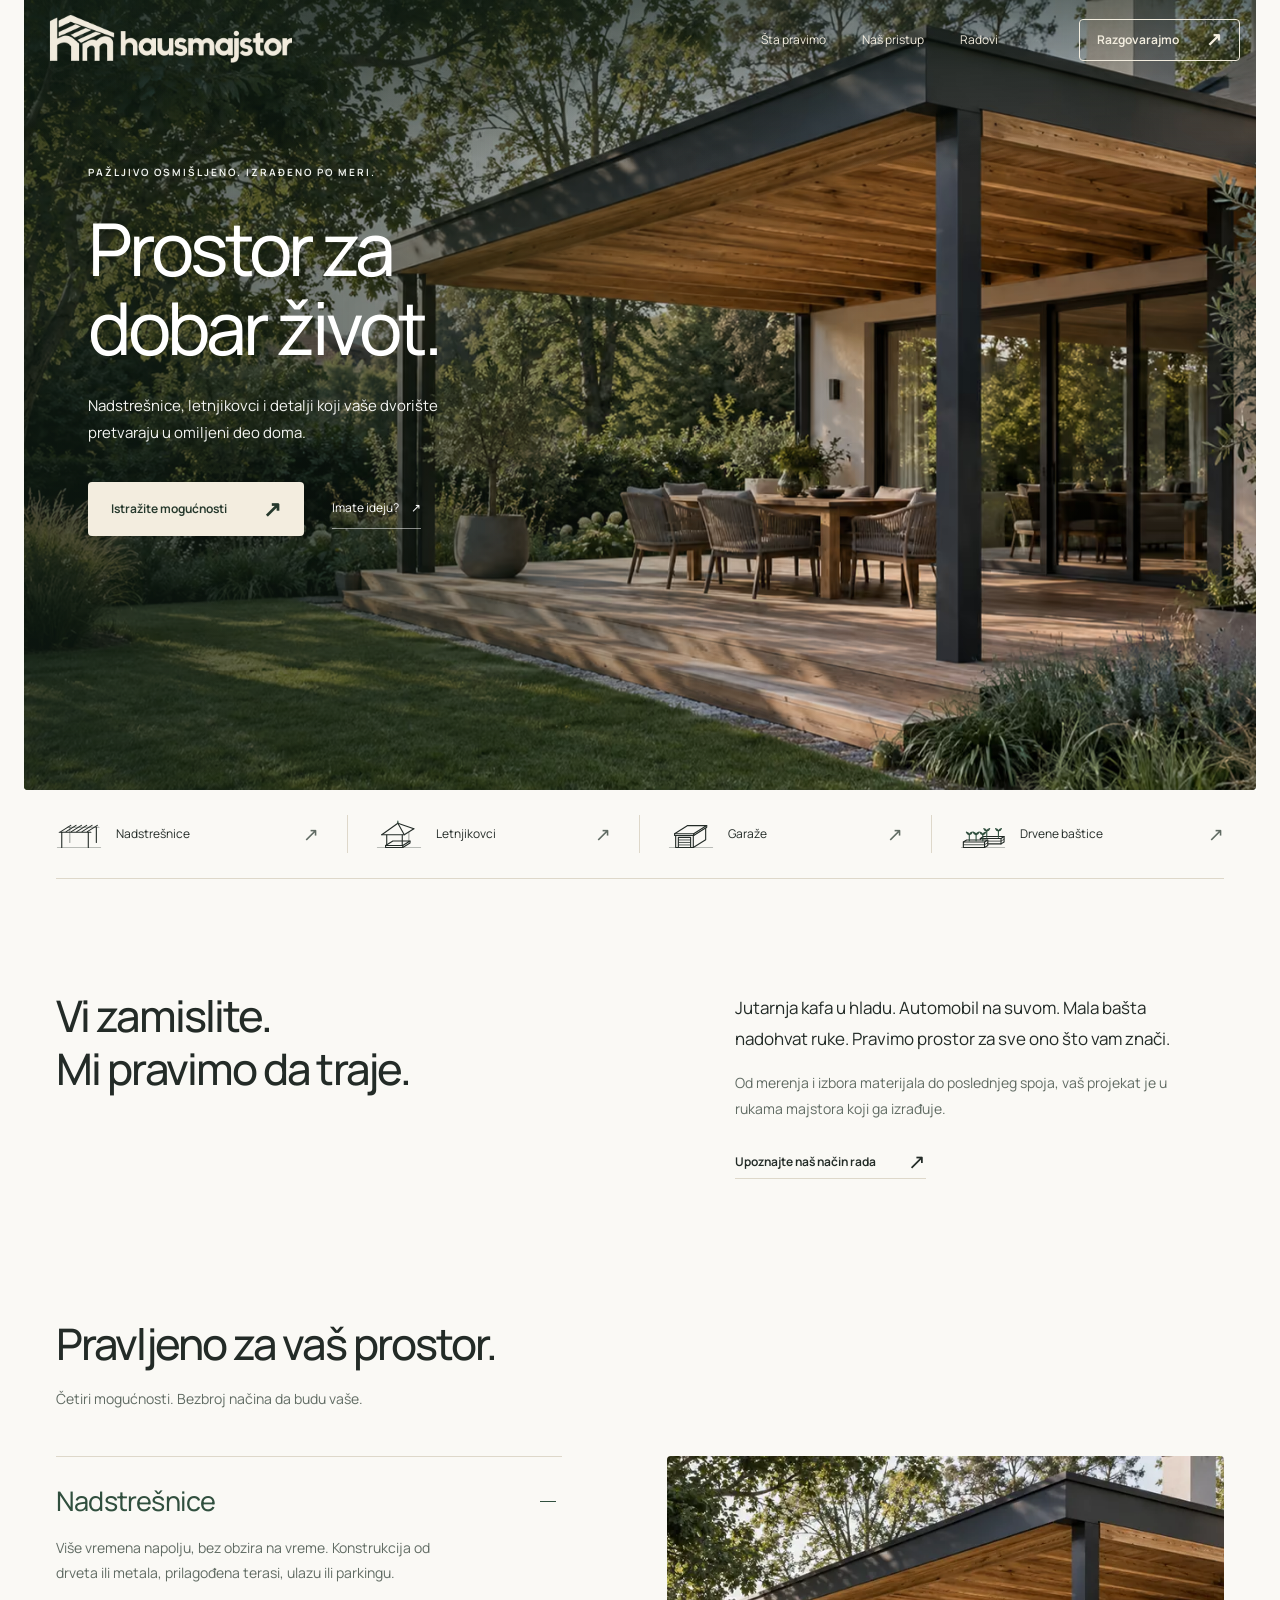
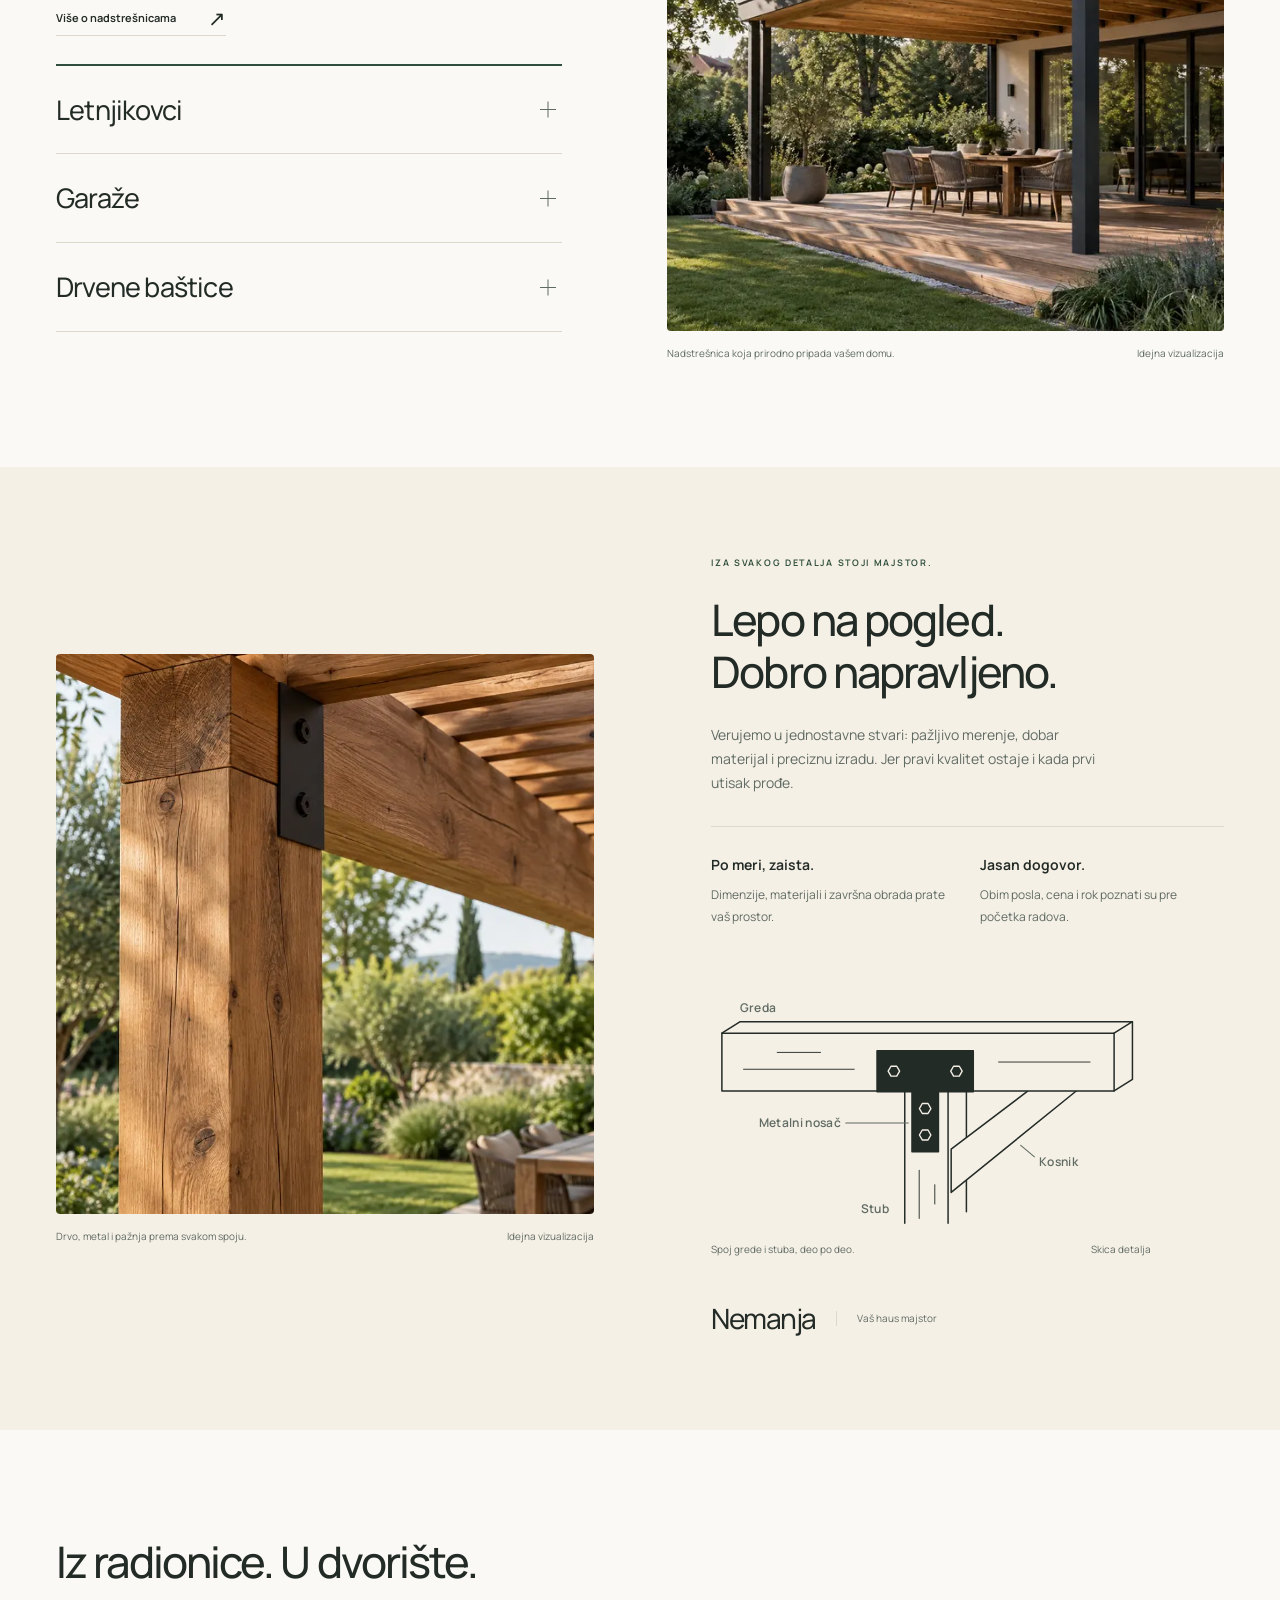
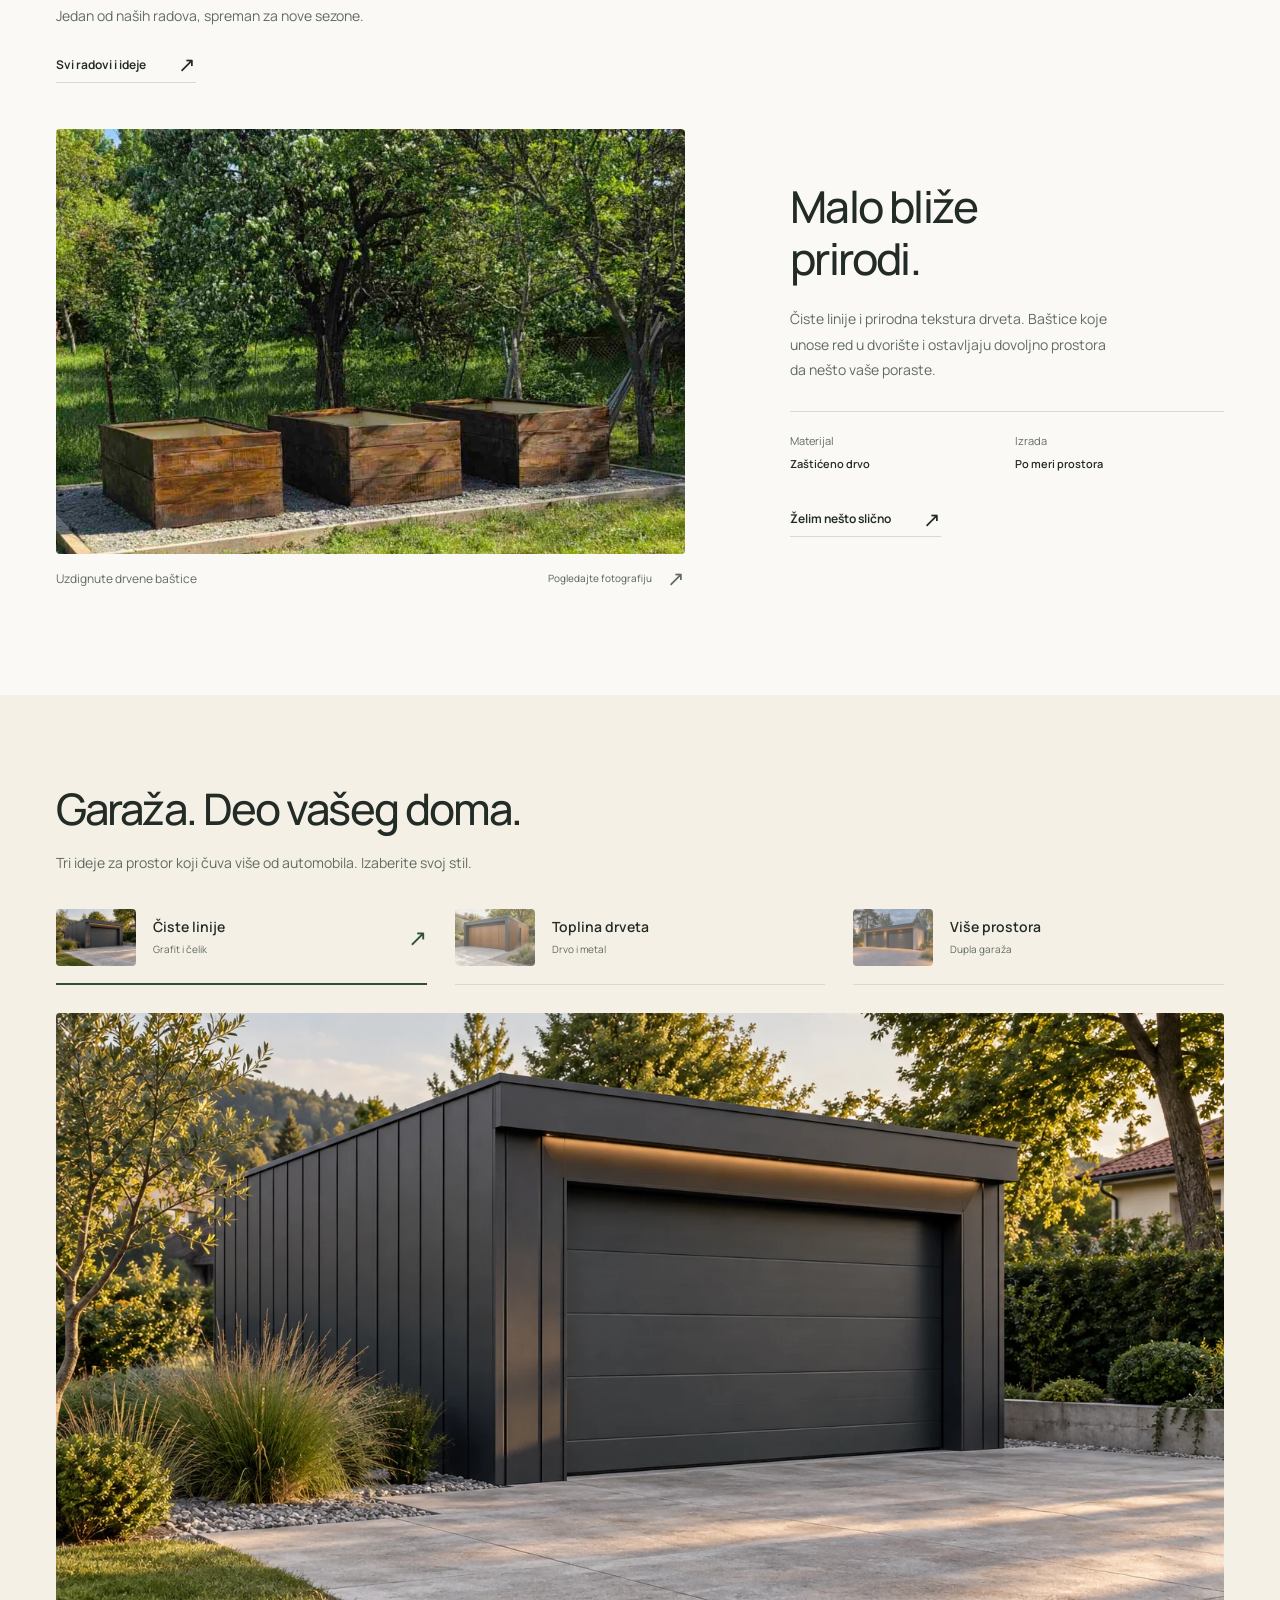
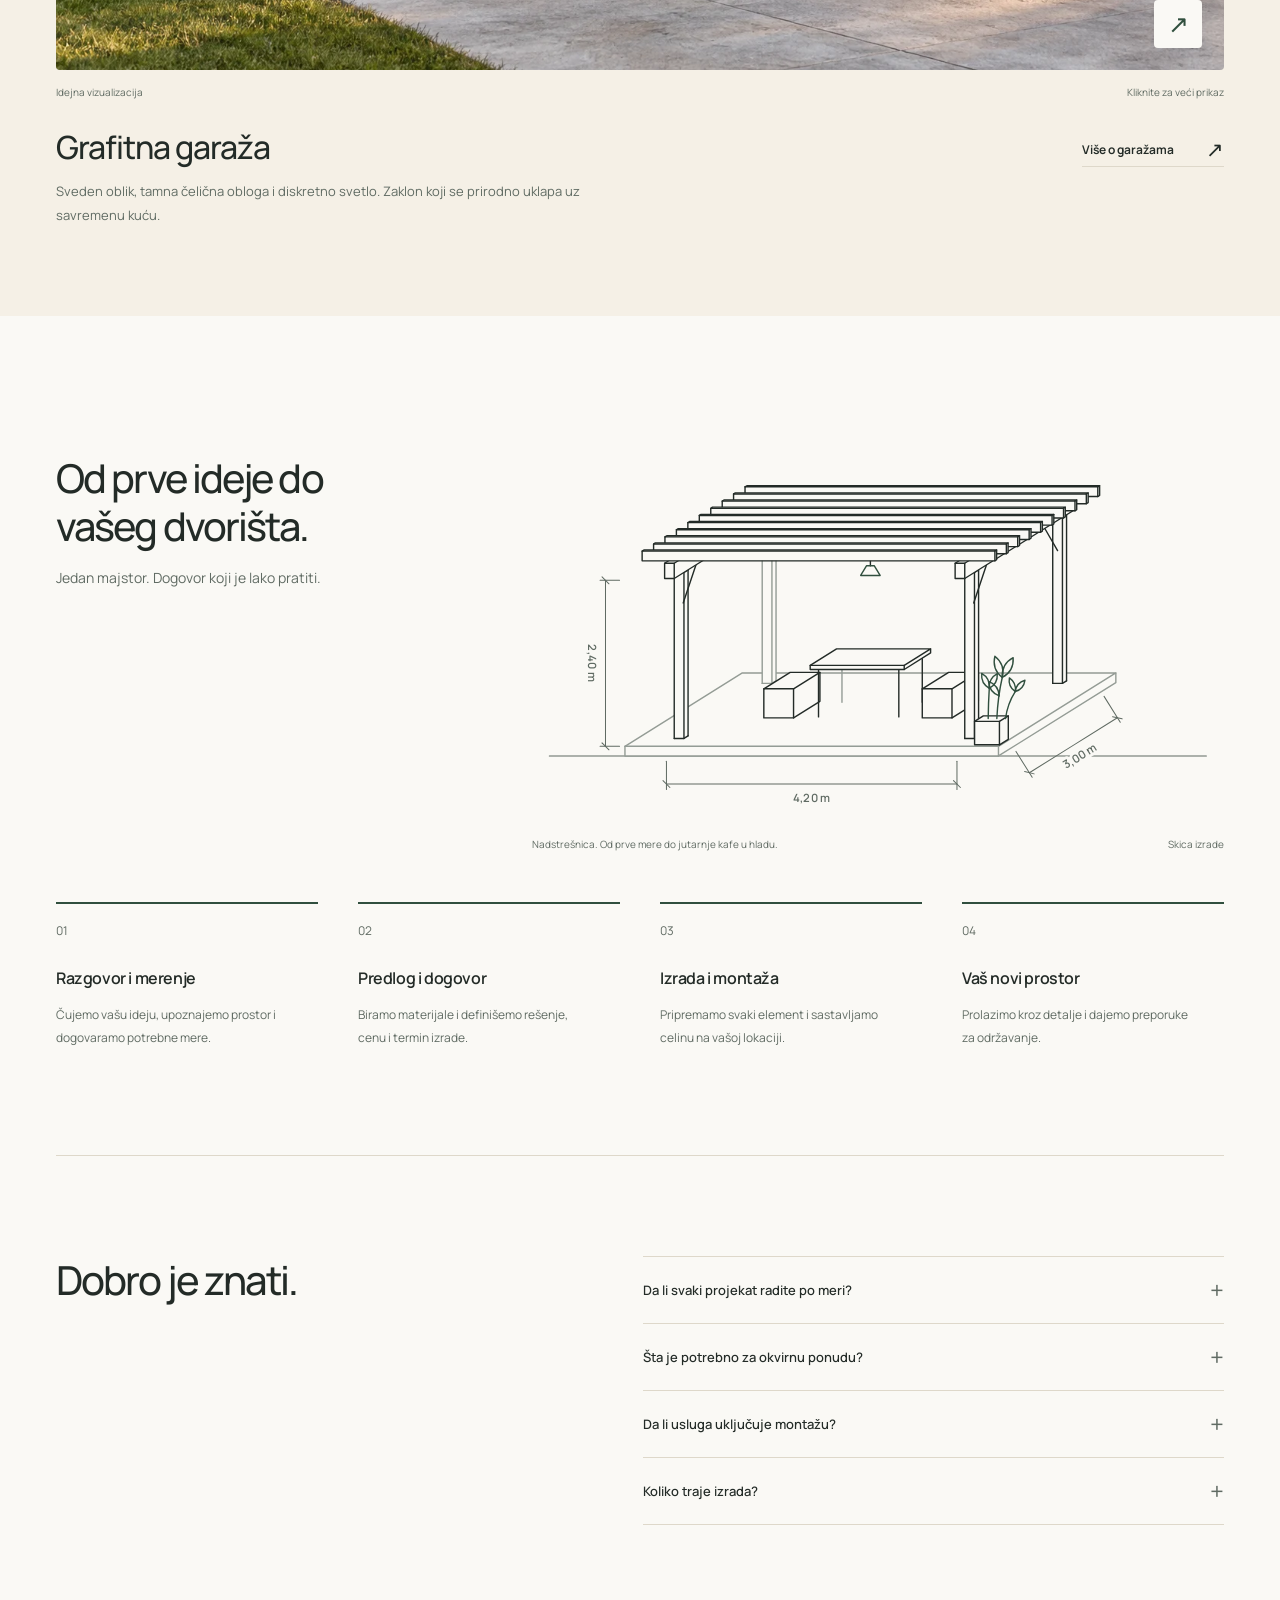
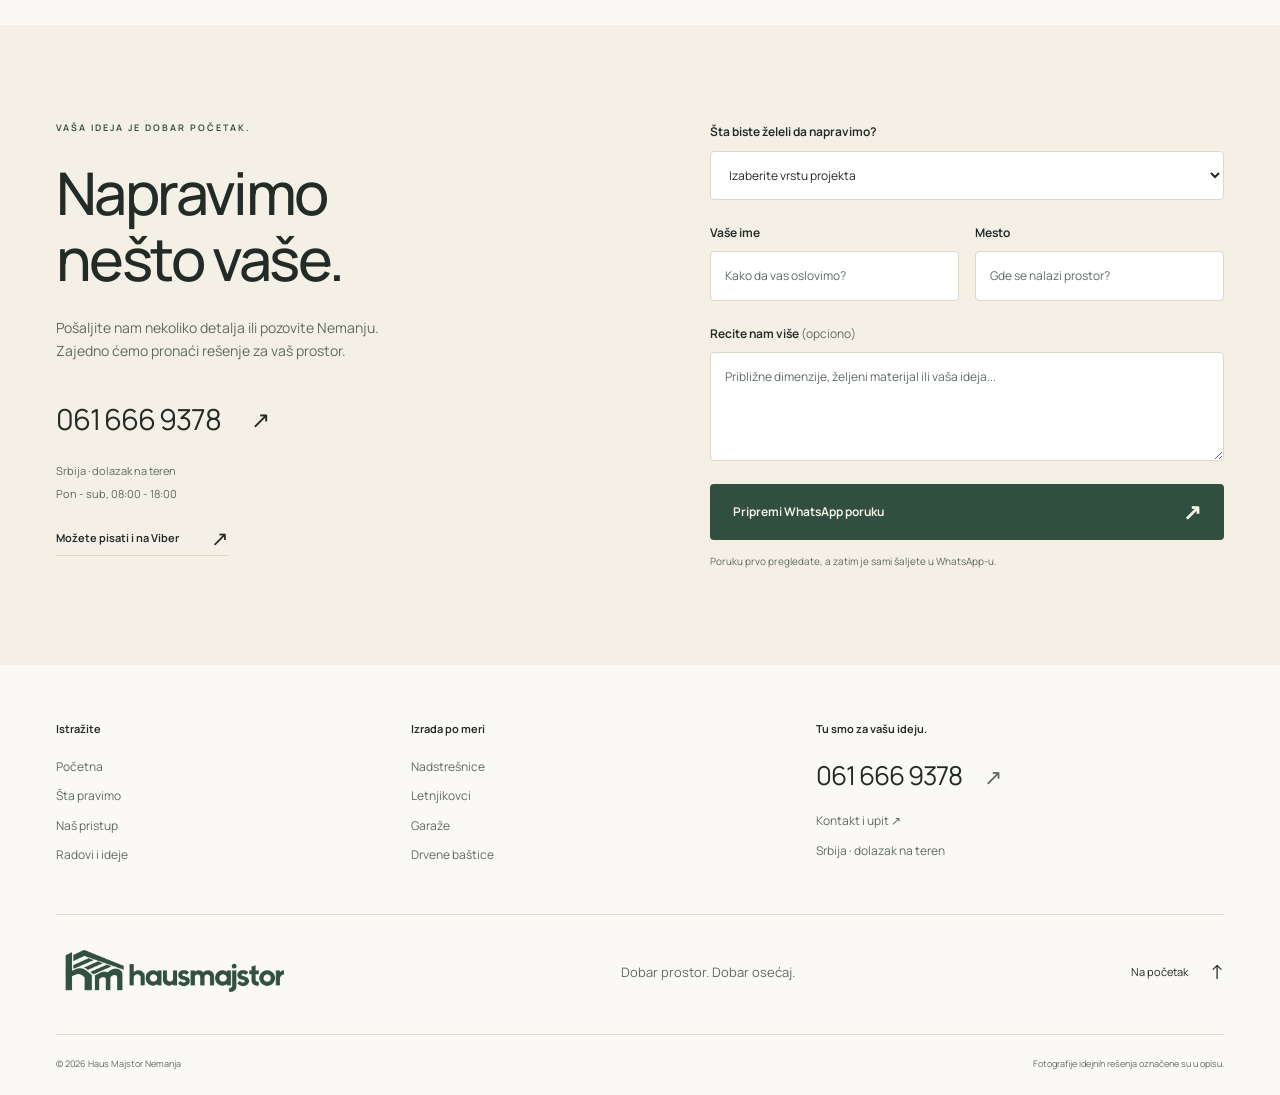
<file: hausmajstor-premium/index.html>
<!doctype html>
<html lang="sr-Latn">
<head>
  <meta charset="UTF-8">
  <meta name="viewport" content="width=device-width, initial-scale=1">
  <meta name="theme-color" content="#f8f9f7">
  <meta name="description" content="Haus Majstor Nemanja. Nadstrešnice, letnjikovci, garaže i drvene baštice po meri. Od prvog dogovora do montaže u vašem dvorištu.">
  <meta property="og:title" content="Haus Majstor | Prostor za dobar život">
  <meta property="og:description" content="Nadstrešnice, letnjikovci, garaže i baštice. Pažljivo osmišljeno. Izrađeno po meri.">
  <meta property="og:type" content="website">
  <meta property="og:locale" content="sr_RS">
  <meta property="og:image" content="assets/hero-pergola.webp">
  <title>Haus Majstor | Prostor za dobar život</title>
  <link rel="icon" href="assets/favicon.svg" type="image/svg+xml">
  <link rel="preload" href="assets/manrope-latin.woff2" as="font" type="font/woff2" crossorigin>
  <link rel="preload" href="assets/manrope-latin-ext.woff2" as="font" type="font/woff2" crossorigin>
  <link rel="preload" as="image" type="image/avif" href="assets/hero-pergola.avif" imagesrcset="assets/hero-pergola-small.avif 960w, assets/hero-pergola.avif 1600w" imagesizes="(max-width: 767px) 100vw, 96vw" fetchpriority="high">
  <link rel="stylesheet" href="styles.css">
  <link rel="stylesheet" href="pages.css">
  <script src="app.js" defer></script>
</head>
<body class="home-page">
  <a class="skip-link" href="#sadrzaj">Pređi na sadržaj</a>
  <header class="site-header">
    <div class="header-inner">
      <a class="brand" href="#pocetna" aria-label="Hausmajstor — početna">
        <span class="brand-logo" aria-hidden="true"></span>
      </a>
      <nav class="desktop-nav" aria-label="Glavna navigacija">
        <a href="usluge.html">Šta pravimo</a>
        <a href="o-nama.html">Naš pristup</a>
        <a href="radovi.html">Radovi</a>
      </nav>
      <div class="header-actions">
        <a class="header-contact" href="kontakt.html">Razgovarajmo <span aria-hidden="true">↗</span></a>
        <button class="menu-toggle" type="button" aria-expanded="false" aria-controls="mobile-nav" aria-label="Otvori meni"><span></span><span></span></button>
      </div>
    </div>
    <nav id="mobile-nav" class="mobile-nav" aria-label="Mobilna navigacija" hidden>
      <a href="usluge.html">Šta pravimo <span aria-hidden="true">↗</span></a>
      <a href="o-nama.html">Naš pristup <span aria-hidden="true">↗</span></a>
      <a href="radovi.html">Radovi <span aria-hidden="true">↗</span></a>
      <a href="kontakt.html">Razgovarajmo <span aria-hidden="true">↗</span></a>
      <a class="menu-phone" href="tel:+381616669378">061 666 9378</a>
    </nav>
  </header>

  <main id="sadrzaj">
    <section class="hero" id="pocetna" aria-labelledby="hero-title">
      <picture class="hero-picture">
        <source srcset="assets/hero-pergola-small.avif 960w, assets/hero-pergola.avif 1600w" sizes="(max-width: 767px) 100vw, 96vw" type="image/avif">
        <source srcset="assets/hero-pergola-small.webp 960w, assets/hero-pergola.webp 1600w" sizes="(max-width: 767px) 100vw, 96vw" type="image/webp">
        <img src="assets/hero-pergola.webp" alt="Idejna vizualizacija moderne pergole od drveta i čelika u zelenom dvorištu" width="1600" height="900" fetchpriority="high">
      </picture>
      <div class="hero-shade"></div>
      <div class="hero-copy">
        <p class="eyebrow">PAŽLJIVO OSMIŠLJENO. IZRAĐENO PO MERI.</p>
        <h1 id="hero-title"><span class="hero-line"><span>Prostor za </span></span><span class="hero-line"><span>dobar život.</span></span></h1>
        <p class="hero-description">Nadstrešnice, letnjikovci i detalji koji vaše dvorište pretvaraju u omiljeni deo doma.</p>
        <div class="hero-actions">
          <a class="button button-light" href="usluge.html">Istražite mogućnosti <span aria-hidden="true">↗</span></a>
          <a class="hero-link" href="#kontakt">Imate ideju? <span aria-hidden="true">↗</span></a>
        </div>
      </div>
    </section>

    <div class="service-shortcuts" aria-label="Brzi izbor usluge" data-reveal>
      <a href="nadstresnice.html"><svg class="shortcut-icon" viewBox="0 0 48 32" aria-hidden="true" focusable="false"><path class="s mark" d="M1.5 29.5L46.5 29.5" pathLength="1" style="--at:0s;--dur:1.1s"/><path class="s soft" d="M14.4 24.3L14.4 8.4" pathLength="1" style="--at:0.2s;--dur:0.5s"/><path class="s" d="M42.1 24.3L42.1 8.4" pathLength="1" style="--at:0.25s;--dur:0.5s"/><path class="s" d="M6 29.5L6 13.7" pathLength="1" style="--at:0.1s;--dur:0.5s"/><path class="s" d="M33.7 29.5L33.7 13.7" pathLength="1" style="--at:0.15s;--dur:0.5s"/><path class="s soft" d="M11.8 8.4L44.8 8.4" pathLength="1" style="--at:0.45s;--dur:0.45s"/><path class="s" d="M3.4 13.7L36.4 13.7" pathLength="1" style="--at:0.5s;--dur:0.45s"/><g class="icon-slat" style="--i:0"><path class="s" d="M5 13L15.4 6.5" pathLength="1" style="--at:0.6s;--dur:0.4s"/></g><g class="icon-slat" style="--i:1"><path class="s" d="M10.6 13L20.9 6.5" pathLength="1" style="--at:0.66s;--dur:0.4s"/></g><g class="icon-slat" style="--i:2"><path class="s" d="M16.1 13L26.5 6.5" pathLength="1" style="--at:0.72s;--dur:0.4s"/></g><g class="icon-slat" style="--i:3"><path class="s" d="M21.7 13L32 6.5" pathLength="1" style="--at:0.78s;--dur:0.4s"/></g><g class="icon-slat" style="--i:4"><path class="s" d="M27.2 13L37.6 6.5" pathLength="1" style="--at:0.84s;--dur:0.4s"/></g><g class="icon-slat" style="--i:5"><path class="s" d="M32.7 13L43.1 6.5" pathLength="1" style="--at:0.9s;--dur:0.4s"/></g></svg>Nadstrešnice <span aria-hidden="true">↗</span></a>
      <a href="letnjikovci.html"><svg class="shortcut-icon" viewBox="0 0 48 32" aria-hidden="true" focusable="false"><path class="s mark" d="M1.5 29.5L46.5 29.5" pathLength="1" style="--at:0s;--dur:1.1s"/><path class="s" d="M10 29.5L27.9 29.5L27.9 27.5L10 27.5L10 29.5" pathLength="1" style="--at:0.1s;--dur:0.5s"/><path class="s" d="M10 27.5L17.6 22.8L35.5 22.8L27.9 27.5" pathLength="1" style="--at:0.28s;--dur:0.5s"/><path class="s" d="M27.9 29.5L35.5 24.8L35.5 22.8" pathLength="1" style="--at:0.28s;--dur:0.5s"/><path class="s soft" d="M34.3 23L34.3 11" pathLength="1" style="--at:0.3s;--dur:0.4s"/><path class="s" d="M11.2 27.3L11.2 15.3" pathLength="1" style="--at:0.25s;--dur:0.4s"/><path class="s" d="M27.4 27.3L27.4 15.3" pathLength="1" style="--at:0.28s;--dur:0.4s"/><g class="icon-roof"><path class="o" d="M6 16.2L29.5 16.2L39.5 10L22.8 4.2Z" style="--at:0.6s"/><path class="s" d="M6 16.2L29.5 16.2L39.5 10" pathLength="1" style="--at:0.55s;--dur:0.45s"/><path class="s" d="M6 16.2L22.8 4.2" pathLength="1" style="--at:0.65s;--dur:0.4s"/><path class="s" d="M29.5 16.2L22.8 4.2" pathLength="1" style="--at:0.7s;--dur:0.4s"/><path class="s" d="M39.5 10L22.8 4.2" pathLength="1" style="--at:0.75s;--dur:0.4s"/><path class="s accent" d="M22.8 4.2L22.8 1.9" pathLength="1" style="--at:0.95s;--dur:0.25s"/></g></svg>Letnjikovci <span aria-hidden="true">↗</span></a>
      <a href="garaze.html"><svg class="shortcut-icon" viewBox="0 0 48 32" aria-hidden="true" focusable="false"><path class="s mark" d="M1.5 29.5L46.5 29.5" pathLength="1" style="--at:0s;--dur:1.1s"/><path class="s soft" d="M12.3 29.1L12.3 26.1L13.5 24.9L14.6 22.7L19.8 22.7L20.9 24.9L22.1 26.1L22.1 29.1" pathLength="1" style="--at:0s;--dur:0.1s"/><path class="s soft" d="M13.5 24.9L20.9 24.9" pathLength="1" style="--at:0s;--dur:0.1s"/><path class="s accent" d="M13.4 26.9L14.8 26.9" pathLength="1" style="--at:0s;--dur:0.1s"/><path class="s accent" d="M19.6 26.9L21 26.9" pathLength="1" style="--at:0s;--dur:0.1s"/><clipPath id="shortcut-door"><rect x="10.8" y="19" width="12.8" height="10.5"/></clipPath><g clip-path="url(#shortcut-door)"><g class="icon-door" style="--lift:-9.3px"><path class="o" d="M10.8 29.5L23.6 29.5L23.6 19L10.8 19Z" style="--at:0s"/><path class="s fine" d="M10.8 26.9L23.6 26.9" pathLength="1" style="--at:0.76s;--dur:0.35s"/><path class="s fine" d="M10.8 24.3L23.6 24.3" pathLength="1" style="--at:0.82s;--dur:0.35s"/><path class="s fine" d="M10.8 21.7L23.6 21.7" pathLength="1" style="--at:0.88s;--dur:0.35s"/></g></g><path class="s" d="M8 29.5L26.4 29.5L26.4 16.8L8 16.8L8 29.5" pathLength="1" style="--at:0.1s;--dur:0.6s"/><path class="s" d="M8 16.8L21 8.6L39.3 8.6L26.4 16.8" pathLength="1" style="--at:0.31s;--dur:0.6s"/><path class="s" d="M26.4 29.5L39.3 21.4L39.3 8.6" pathLength="1" style="--at:0.31s;--dur:0.6s"/><path class="s" d="M10.8 29.5L10.8 19L23.6 19L23.6 29.5" pathLength="1" style="--at:0.5s;--dur:0.45s"/><path class="o" d="M6.9 17L26.8 17L40.4 8.4L40.4 6.7L20.5 6.7L6.9 15.2Z" style="--at:0.68s"/><path class="s" d="M6.9 17L26.8 17L26.8 15.2L6.9 15.2L6.9 17" pathLength="1" style="--at:0.45s;--dur:0.5s"/><path class="s" d="M6.9 15.2L20.5 6.7L40.4 6.7L26.8 15.2" pathLength="1" style="--at:0.63s;--dur:0.5s"/><path class="s" d="M26.8 17L40.4 8.4L40.4 6.7" pathLength="1" style="--at:0.63s;--dur:0.5s"/></svg>Garaže <span aria-hidden="true">↗</span></a>
      <a href="bastice.html"><svg class="shortcut-icon" viewBox="0 0 48 32" aria-hidden="true" focusable="false"><path class="s mark" d="M1.5 29.5L46.5 29.5" pathLength="1" style="--at:0s;--dur:1.1s"/><path class="o" d="M21.2 25.8L42.8 25.8L46 23.8L46 18.1L24.4 18.1L21.2 20.1Z" style="--at:0.35s"/><path class="s" d="M21.2 25.8L42.8 25.8L42.8 20.1L21.2 20.1L21.2 25.8" pathLength="1" style="--at:0.1s;--dur:0.55s"/><path class="s" d="M21.2 20.1L24.4 18.1L46 18.1L42.8 20.1" pathLength="1" style="--at:0.29s;--dur:0.55s"/><path class="s" d="M42.8 25.8L46 23.8L46 18.1" pathLength="1" style="--at:0.29s;--dur:0.55s"/><path class="s fine" d="M21.2 22.9L42.8 22.9L46 21" pathLength="1" style="--at:0.4s;--dur:0.4s"/><g class="icon-sprout" style="--i:0"><path class="s leaf" d="M27.9 18.9Q27.9 15.3 27.9 12.4" pathLength="1" style="--at:0.65s;--dur:0.45s"/><path class="s leaf" d="M27.9 12.4Q27.2 10.1 24.8 9.8Q25.5 12.1 27.9 12.4" pathLength="1" style="--at:0.9s;--dur:0.55s"/><path class="s leaf" d="M27.9 12.4Q30.3 12.1 31 9.8Q28.6 10.1 27.9 12.4" pathLength="1" style="--at:0.97s;--dur:0.55s"/></g><g class="icon-sprout" style="--i:1"><path class="s leaf" d="M40.1 18.9Q40.1 15.3 40.1 12.4" pathLength="1" style="--at:0.73s;--dur:0.45s"/><path class="s leaf" d="M40.1 12.4Q39.4 10.1 37.1 9.8Q37.8 12.1 40.1 12.4" pathLength="1" style="--at:0.98s;--dur:0.55s"/><path class="s leaf" d="M40.1 12.4Q42.5 12.1 43.2 9.8Q40.9 10.1 40.1 12.4" pathLength="1" style="--at:1.05s;--dur:0.55s"/></g><path class="o" d="M3.5 29.5L25.6 29.5L29 27.4L29 21.7L6.9 21.7L3.5 23.9Z" style="--at:0.5s"/><path class="s" d="M3.5 29.5L25.6 29.5L25.6 23.9L3.5 23.9L3.5 29.5" pathLength="1" style="--at:0.25s;--dur:0.55s"/><path class="s" d="M3.5 23.9L6.9 21.7L29 21.7L25.6 23.9" pathLength="1" style="--at:0.44s;--dur:0.55s"/><path class="s" d="M25.6 29.5L29 27.4L29 21.7" pathLength="1" style="--at:0.44s;--dur:0.55s"/><path class="s fine" d="M3.5 26.7L25.6 26.7L29 24.6" pathLength="1" style="--at:0.55s;--dur:0.4s"/><g class="icon-sprout" style="--i:2"><path class="s leaf" d="M9.7 22.6Q9.7 19 9.7 16.1" pathLength="1" style="--at:0.81s;--dur:0.45s"/><path class="s leaf" d="M9.7 16.1Q9 13.8 6.6 13.5Q7.4 15.8 9.7 16.1" pathLength="1" style="--at:1.06s;--dur:0.55s"/><path class="s leaf" d="M9.7 16.1Q12.1 15.8 12.8 13.5Q10.4 13.8 9.7 16.1" pathLength="1" style="--at:1.13s;--dur:0.55s"/></g><g class="icon-sprout" style="--i:3"><path class="s leaf" d="M16.8 22.6Q16.8 19 16.8 16.1" pathLength="1" style="--at:0.89s;--dur:0.45s"/><path class="s leaf" d="M16.8 16.1Q16.1 13.8 13.7 13.5Q14.4 15.8 16.8 16.1" pathLength="1" style="--at:1.14s;--dur:0.55s"/><path class="s leaf" d="M16.8 16.1Q19.1 15.8 19.9 13.5Q17.5 13.8 16.8 16.1" pathLength="1" style="--at:1.21s;--dur:0.55s"/></g><g class="icon-sprout" style="--i:4"><path class="s leaf" d="M23.8 22.6Q23.8 19 23.8 16.1" pathLength="1" style="--at:0.97s;--dur:0.45s"/><path class="s leaf" d="M23.8 16.1Q23.1 13.8 20.7 13.5Q21.5 15.8 23.8 16.1" pathLength="1" style="--at:1.22s;--dur:0.55s"/><path class="s leaf" d="M23.8 16.1Q26.2 15.8 26.9 13.5Q24.5 13.8 23.8 16.1" pathLength="1" style="--at:1.29s;--dur:0.55s"/></g></svg>Drvene baštice <span aria-hidden="true">↗</span></a>
    </div>

    <section class="intro section container" aria-labelledby="intro-title">
      <div class="intro-heading" data-reveal><h2 id="intro-title">Vi zamislite.<br>Mi pravimo da traje.</h2></div>
      <div class="intro-content" data-reveal>
        <p>Jutarnja kafa u hladu. Automobil na suvom. Mala bašta nadohvat ruke. Pravimo prostor za sve ono što vam znači.</p>
        <p class="muted">Od merenja i izbora materijala do poslednjeg spoja, vaš projekat je u rukama majstora koji ga izrađuje.</p>
        <a class="text-link" href="o-nama.html">Upoznajte naš način rada <span aria-hidden="true">↗</span></a>
      </div>
    </section>

    <section class="services section container" id="usluge" aria-labelledby="services-title">
      <div class="section-heading" data-reveal><h2 id="services-title">Pravljeno za vaš prostor.</h2><p>Četiri mogućnosti. Bezbroj načina da budu vaše.</p></div>
      <div class="services-layout">
        <div class="service-list" data-reveal>
          <div class="service-item is-active" data-service="nadstresnice">
            <h3><button type="button" class="service-toggle" aria-expanded="true" aria-controls="service-nadstresnice"><span>Nadstrešnice</span><span class="service-sign" aria-hidden="true"></span></button></h3>
            <div class="service-description" id="service-nadstresnice"><p>Više vremena napolju, bez obzira na vreme. Konstrukcija od drveta ili metala, prilagođena terasi, ulazu ili parkingu.</p><a class="text-link" href="nadstresnice.html">Više o nadstrešnicama <span aria-hidden="true">↗</span></a></div>
          </div>
          <div class="service-item" data-service="letnjikovci">
            <h3><button type="button" class="service-toggle" aria-expanded="false" aria-controls="service-letnjikovci"><span>Letnjikovci</span><span class="service-sign" aria-hidden="true"></span></button></h3>
            <div class="service-description" id="service-letnjikovci" hidden><p>Mesto za duge razgovore i mirna popodneva. Drveni letnjikovci i altani, osmišljeni prema vašem dvorištu i načinu života.</p><a class="text-link" href="letnjikovci.html">Više o letnjikovcima <span aria-hidden="true">↗</span></a></div>
          </div>
          <div class="service-item" data-service="garaze">
            <h3><button type="button" class="service-toggle" aria-expanded="false" aria-controls="service-garaze"><span>Garaže</span><span class="service-sign" aria-hidden="true"></span></button></h3>
            <div class="service-description" id="service-garaze" hidden><p>Zaštita za automobil i dodatni prostor za stvari. Montažne garaže i pomoćni objekti sa čvrstom metalnom konstrukcijom.</p><a class="text-link" href="garaze.html">Više o garažama <span aria-hidden="true">↗</span></a></div>
          </div>
          <div class="service-item" data-service="bastice">
            <h3><button type="button" class="service-toggle" aria-expanded="false" aria-controls="service-bastice"><span>Drvene baštice</span><span class="service-sign" aria-hidden="true"></span></button></h3>
            <div class="service-description" id="service-bastice" hidden><p>Vaš mali povrtnjak, uredan i lakši za održavanje. Uzdignute drvene leje po meri, sa zaštitom drveta od vlage.</p><a class="text-link" href="bastice.html">Više o bašticama <span aria-hidden="true">↗</span></a></div>
          </div>
        </div>
        <figure class="service-visual" data-reveal>
          <div class="service-image-frame"><img id="service-image" src="assets/hero-pergola-small.webp" alt="Idejna vizualizacija natkrivene terase sa drvenim gredama i metalnim stubovima" width="960" height="540" loading="lazy"></div>
          <figcaption id="service-caption">Nadstrešnica koja prirodno pripada vašem domu. <span>Idejna vizualizacija</span></figcaption>
        </figure>
      </div>
    </section>

    <section class="craft section" id="pristup" aria-labelledby="craft-title">
      <div class="container craft-grid">
        <figure class="craft-visual" data-reveal><img src="assets/detalj-drveta.webp" width="1200" height="900" alt="Idejna vizualizacija preciznog spoja drvene grede i metalnog nosača" loading="lazy"><figcaption>Drvo, metal i pažnja prema svakom spoju. <span>Idejna vizualizacija</span></figcaption></figure>
        <div class="craft-copy" data-reveal>
          <p class="eyebrow">IZA SVAKOG DETALJA STOJI MAJSTOR.</p>
          <h2 id="craft-title">Lepo na pogled.<br>Dobro napravljeno.</h2>
          <p>Verujemo u jednostavne stvari: pažljivo merenje, dobar materijal i preciznu izradu. Jer pravi kvalitet ostaje i kada prvi utisak prođe.</p>
          <div class="craft-principles"><div><h3>Po meri, zaista.</h3><p>Dimenzije, materijali i završna obrada prate vaš prostor.</p></div><div><h3>Jasan dogovor.</h3><p>Obim posla, cena i rok poznati su pre početka radova.</p></div></div><figure class="joint-drawing" data-assemble><svg class="build-art" viewBox="44 0 384 240" role="img" aria-label="Skica spoja: stub, greda, kosnik i metalni nosač sa vijcima."><path class="o" d="M213.1 228L250.9 228L266.9 218L266.9 102.5L229.1 102.5L213.1 112.5Z" style="--at:0s"/><path class="s" d="M213.1 228L213.1 112.5" pathLength="1" style="--at:0s;--dur:0.7s"/><path class="s" d="M250.9 228L250.9 112.5" pathLength="1" style="--at:0s;--dur:0.7s"/><path class="s" d="M266.9 218L266.9 102.5" pathLength="1" style="--at:0s;--dur:0.7s"/><path class="s fine" d="M225.7 223.8L225.7 181.8" pathLength="1" style="--at:0s;--dur:0.7s"/><path class="s fine" d="M239.3 211.2L239.3 194.4" pathLength="1" style="--at:0s;--dur:0.7s"/><g class="joint-part" data-from="34 24" data-window=".18 .5"><path class="o" d="M253.6 201.1L364.9 110.8L322.9 110.8L253.6 163.3Z" style="--at:0s"/><path class="s" d="M253.6 201.1L364.9 110.8L322.9 110.8L253.6 163.3Z" pathLength="1" style="--at:0s;--dur:0.7s"/></g><g class="joint-part" data-from="0 -44" data-window="0 .38"><path class="o" d="M53.5 112.5L395.8 112.5L411.8 102.5L411.8 52.1L69.5 52.1L53.5 62.1Z" style="--at:0.27s"/><path class="s" d="M53.5 112.5L395.8 112.5L395.8 62.1L53.5 62.1L53.5 112.5" pathLength="1" style="--at:0s;--dur:0.6s"/><path class="s" d="M53.5 62.1L69.5 52.1L411.8 52.1L395.8 62.1" pathLength="1" style="--at:0.21s;--dur:0.6s"/><path class="s" d="M395.8 112.5L411.8 102.5L411.8 52.1" pathLength="1" style="--at:0.21s;--dur:0.6s"/><path class="s fine" d="M72.4 93.6L169 93.6" pathLength="1" style="--at:0s;--dur:0.7s"/><path class="s fine" d="M101.8 78.9L139.6 78.9" pathLength="1" style="--at:0s;--dur:0.7s"/><path class="s fine" d="M295 87.3L374.8 87.3" pathLength="1" style="--at:0s;--dur:0.7s"/></g><g class="joint-part" data-from="-42.4 26.5" data-window=".38 .7"><path class="s steel" d="M219.4 165.7L242.5 165.7L242.5 113.2L272.9 113.2L272.9 77.5L188.9 77.5L188.9 113.2L219.4 113.2Z" pathLength="1" style="--at:0s;--dur:0.7s"/></g><path class="joint-guide" d="M230.9 151L159.7 195.5" data-window=".58 .84"/><path class="joint-guide" d="M230.9 127.9L159.7 172.4" data-window=".64 .88"/><path class="joint-guide" d="M203.6 95.3L132.4 139.8" data-window=".7 .93"/><path class="joint-guide" d="M258.2 95.3L187 139.8" data-window=".76 .97"/><g class="joint-part" data-from="-71.2 44.5" data-window=".58 .84" data-spin="-300 230.9 151"><path class="s bolt" d="M235.9 151L233.4 155.3L228.4 155.3L225.9 151L228.4 146.6L233.4 146.6Z" pathLength="1" style="--at:0s;--dur:0.7s"/></g><g class="joint-part" data-from="-71.2 44.5" data-window=".64 .88" data-spin="-300 230.9 127.9"><path class="s bolt" d="M235.9 127.9L233.4 132.2L228.4 132.2L225.9 127.9L228.4 123.5L233.4 123.5Z" pathLength="1" style="--at:0s;--dur:0.7s"/></g><g class="joint-part" data-from="-71.2 44.5" data-window=".7 .93" data-spin="-300 203.6 95.3"><path class="s bolt" d="M208.6 95.3L206.1 99.6L201.1 99.6L198.6 95.3L201.1 91L206.1 91Z" pathLength="1" style="--at:0s;--dur:0.7s"/></g><g class="joint-part" data-from="-71.2 44.5" data-window=".76 .97" data-spin="-300 258.2 95.3"><path class="s bolt" d="M263.2 95.3L260.7 99.6L255.7 99.6L253.2 95.3L255.7 91L260.7 91Z" pathLength="1" style="--at:0s;--dur:0.7s"/></g><g class="joint-notes" data-window=".9 1"><text x="85" y="40.1" text-anchor="middle" dominant-baseline="central" style="--at:0s">Greda</text><text x="187.1" y="215.4" text-anchor="middle" dominant-baseline="central" style="--at:0s">Stub</text><path class="s mark" d="M314.3 160L326.3 170" pathLength="1" style="--at:0s;--dur:0.7s"/><text x="330.3" y="174" text-anchor="start" dominant-baseline="central" style="--at:0s">Kosnik</text><path class="s mark" d="M216.2 140.5L161.6 140.5" pathLength="1" style="--at:0s;--dur:0.7s"/><text x="157.6" y="140.5" text-anchor="end" dominant-baseline="central" style="--at:0s">Metalni nosač</text></g></svg><figcaption><span>Spoj grede i stuba, deo po deo.</span><span>Skica detalja</span></figcaption></figure>
          <div class="signature"><span>Nemanja</span><p>Vaš haus majstor</p></div>
        </div>
      </div>
    </section>

    <section class="work section container" id="radovi" aria-labelledby="work-title">
      <div class="section-heading" data-reveal><h2 id="work-title">Iz radionice. U dvorište.</h2><p>Jedan od naših radova, spreman za nove sezone.</p><a class="text-link heading-link" href="radovi.html">Svi radovi i ideje <span aria-hidden="true">↗</span></a></div>
      <div class="work-layout">
        <figure class="work-figure" data-reveal>
          <button class="work-image-button" type="button" data-open-gallery aria-label="Uvećaj fotografiju drvenih baštica"><img src="assets/bastice.webp" alt="Tri izrađene drvene baštice postavljene u dvorištu" width="1000" height="1000" loading="lazy"></button>
          <figcaption><span>Uzdignute drvene baštice</span><button type="button" class="text-link" data-open-gallery>Pogledajte fotografiju <span aria-hidden="true">↗</span></button></figcaption>
        </figure>
        <div class="work-copy" data-reveal><h3>Malo bliže<br>prirodi.</h3><p>Čiste linije i prirodna tekstura drveta. Baštice koje unose red u dvorište i ostavljaju dovoljno prostora da nešto vaše poraste.</p><dl class="project-details"><div><dt>Materijal</dt><dd>Zaštićeno drvo</dd></div><div><dt>Izrada</dt><dd>Po meri prostora</dd></div></dl><a class="text-link" href="#kontakt" data-inquiry="Drvena baštica">Želim nešto slično <span aria-hidden="true">↗</span></a></div>
      </div>
    </section>

    <section class="garage-showcase section" id="garaze" aria-labelledby="garage-title" data-garage-showcase>
      <div class="container">
        <div class="section-heading" data-reveal>
          <h2 id="garage-title">Garaža. Deo vašeg doma.</h2>
          <p>Tri ideje za prostor koji čuva više od automobila. Izaberite svoj stil.</p>
        </div>
        <div class="garage-selector" role="group" aria-label="Izaberite idejno rešenje garaže" data-reveal>
          <button type="button" class="garage-choice" data-garage="grafit" aria-pressed="true" aria-controls="garage-presentation">
            <img src="assets/garaza-grafit-small.webp" alt="" width="768" height="512" loading="lazy">
            <span><strong>Čiste linije</strong><small>Grafit i čelik</small></span><span class="garage-choice-arrow" aria-hidden="true">↗</span>
          </button>
          <button type="button" class="garage-choice" data-garage="drvo" aria-pressed="false" aria-controls="garage-presentation">
            <img src="assets/garaza-drvo-small.webp" alt="" width="768" height="512" loading="lazy">
            <span><strong>Toplina drveta</strong><small>Drvo i metal</small></span><span class="garage-choice-arrow" aria-hidden="true">↗</span>
          </button>
          <button type="button" class="garage-choice" data-garage="dupla" aria-pressed="false" aria-controls="garage-presentation">
            <img src="assets/garaza-dupla-small.webp" alt="" width="768" height="512" loading="lazy">
            <span><strong>Više prostora</strong><small>Dupla garaža</small></span><span class="garage-choice-arrow" aria-hidden="true">↗</span>
          </button>
        </div>
        <div id="garage-presentation" class="garage-presentation" data-reveal>
          <figure>
            <button type="button" class="garage-stage" data-open-gallery data-gallery-src="assets/garaza-grafit.webp" data-gallery-alt="Idejna vizualizacija grafitne garaže sa čeličnom oblogom i sekcionim vratima" data-gallery-caption="Grafitna garaža. Idejna vizualizacija." aria-label="Uvećaj: Grafitna garaža">
              <img id="garage-image" src="assets/garaza-grafit.webp" srcset="assets/garaza-grafit-small.webp 768w, assets/garaza-grafit.webp 1536w" sizes="(max-width: 767px) calc(100vw - 40px), (max-width: 1352px) calc(100vw - 112px), 1240px" alt="Idejna vizualizacija grafitne garaže sa čeličnom oblogom i sekcionim vratima" width="1536" height="1024" loading="lazy">
              <span class="garage-zoom" aria-hidden="true">↗</span>
            </button>
            <figcaption><span>Idejna vizualizacija</span><span>Kliknite za veći prikaz</span></figcaption>
          </figure>
          <div class="garage-details">
            <div class="garage-description" aria-live="polite" aria-atomic="true"><h3 id="garage-project-title">Grafitna garaža</h3><p id="garage-project-description">Sveden oblik, tamna čelična obloga i diskretno svetlo. Zaklon koji se prirodno uklapa uz savremenu kuću.</p></div>
            <a class="text-link" href="garaze.html">Više o garažama <span aria-hidden="true">↗</span></a>
          </div>
          <p class="garage-load-status" role="status" aria-live="polite"></p>
        </div>
        <noscript><p class="image-note">Sva tri idejna rešenja možete pogledati na stranici <a class="text-link" href="garaze.html">Garaže</a>.</p></noscript>
      </div>
    </section>

    <section class="process section container" aria-labelledby="process-title">
      <div class="process-intro"><div class="section-heading" data-reveal><h2 id="process-title">Od prve ideje do vašeg dvorišta.</h2><p>Jedan majstor. Dogovor koji je lako pratiti.</p></div><figure class="build-drawing" data-build="nadstresnice"><svg class="build-art" viewBox="0 0 640 360" role="img" aria-label="Skica izrade: nadstrešnica. Merenje prostora, predlog, konstrukcija i završen prostor."><g><path class="s mark" d="M16 291.4L624 291.4" pathLength="1" style="--at:0s;--dur:1.1s"/><path class="o" d="M86 291.4L431.6 291.4L540.2 223.6L540.2 214.6L194.6 214.6L86 282.5Z" style="--at:0.51s"/><path class="s soft" d="M86 291.4L431.6 291.4L431.6 282.5L86 282.5L86 291.4" pathLength="1" style="--at:0.1s;--dur:0.9s"/><path class="s soft" d="M86 282.5L194.6 214.6L540.2 214.6L431.6 282.5" pathLength="1" style="--at:0.42s;--dur:0.9s"/><path class="s soft" d="M431.6 291.4L540.2 223.6L540.2 214.6" pathLength="1" style="--at:0.42s;--dur:0.9s"/><path class="s mark temp" d="M209.2 223.1L229.7 223.1" pathLength="1" style="--at:0.45s;--dur:0.3s"/><path class="s mark temp" d="M211.3 228.2L227.6 218" pathLength="1" style="--at:0.5s;--dur:0.3s"/><path class="s mark temp" d="M478 223.1L498.5 223.1" pathLength="1" style="--at:0.52s;--dur:0.3s"/><path class="s mark temp" d="M480.1 228.2L496.4 218" pathLength="1" style="--at:0.57s;--dur:0.3s"/><path class="s mark temp" d="M127.8 274L148.2 274" pathLength="1" style="--at:0.59s;--dur:0.3s"/><path class="s mark temp" d="M129.9 279.1L146.1 268.9" pathLength="1" style="--at:0.64s;--dur:0.3s"/><path class="s mark temp" d="M396.6 274L417 274" pathLength="1" style="--at:0.66s;--dur:0.3s"/><path class="s mark temp" d="M398.7 279.1L414.9 268.9" pathLength="1" style="--at:0.71s;--dur:0.3s"/><path class="s mark temp" d="M138 274L406.8 274L488.2 223.1L219.4 223.1L138 274" pathLength="1" style="--at:0.55s;--dur:0.8s"/><path class="s mark" d="M124.4 296.4L124.4 322.4" pathLength="1" style="--at:0.6s;--dur:0.4s"/><path class="s mark" d="M393.2 296.4L393.2 322.4" pathLength="1" style="--at:0.6s;--dur:0.4s"/><path class="s mark" d="M124.4 317.4L393.2 317.4" pathLength="1" style="--at:0.75s;--dur:0.75s"/><path class="s mark" d="M121.2 314.2L127.6 320.6" pathLength="1" style="--at:1.05s;--dur:0.2s"/><path class="s mark" d="M390 314.2L396.4 320.6" pathLength="1" style="--at:1.05s;--dur:0.2s"/><path class="s mark" d="M447.8 287.2L462.8 311.2" pathLength="1" style="--at:0.75s;--dur:0.4s"/><path class="s mark" d="M529.3 236.3L544.3 260.3" pathLength="1" style="--at:0.75s;--dur:0.4s"/><path class="s mark" d="M460.2 307L541.6 256.1" pathLength="1" style="--at:0.9s;--dur:0.75s"/><path class="s mark" d="M455.8 305.9L464.6 308" pathLength="1" style="--at:1.2s;--dur:0.2s"/><path class="s mark" d="M537.2 255.1L546 257.1" pathLength="1" style="--at:1.2s;--dur:0.2s"/><path class="s mark" d="M81 282.5L63 282.5" pathLength="1" style="--at:0.9s;--dur:0.4s"/><path class="s mark" d="M81 128.9L63 128.9" pathLength="1" style="--at:0.9s;--dur:0.4s"/><path class="s mark" d="M68 282.5L68 128.9" pathLength="1" style="--at:1.05s;--dur:0.75s"/><path class="s mark" d="M71.2 285.7L64.8 279.3" pathLength="1" style="--at:1.35s;--dur:0.2s"/><path class="s mark" d="M71.2 132.1L64.8 125.7" pathLength="1" style="--at:1.35s;--dur:0.2s"/><path class="o" d="M213 224.3L222 224.3L225.8 221.9L225.8 68.3L216.8 68.3L213 70.7Z" style="--at:2.43s"/><path class="s soft" d="M213 224.3L213 70.7" pathLength="1" style="--at:2.09s;--dur:0.75s"/><path class="s soft" d="M222 224.3L222 70.7" pathLength="1" style="--at:2.09s;--dur:0.75s"/><path class="s soft" d="M225.8 221.9L225.8 68.3" pathLength="1" style="--at:2.09s;--dur:0.75s"/><path class="s soft" d="M213 70.7L222 70.7L225.8 68.3L216.8 68.3L213 70.7" pathLength="1" style="--at:2.65s;--dur:0.3s"/><path class="s soft" d="M213 224.3L222 224.3L225.8 221.9" pathLength="1" style="--at:2.09s;--dur:0.3s"/><path class="o" d="M481.8 224.3L490.8 224.3L494.6 221.9L494.6 68.3L485.6 68.3L481.8 70.7Z" style="--at:2.55s"/><path class="s" d="M481.8 224.3L481.8 70.7" pathLength="1" style="--at:2.21s;--dur:0.75s"/><path class="s" d="M490.8 224.3L490.8 70.7" pathLength="1" style="--at:2.21s;--dur:0.75s"/><path class="s" d="M494.6 221.9L494.6 68.3" pathLength="1" style="--at:2.21s;--dur:0.75s"/><path class="s" d="M481.8 70.7L490.8 70.7L494.6 68.3L485.6 68.3L481.8 70.7" pathLength="1" style="--at:2.77s;--dur:0.3s"/><path class="s" d="M481.8 224.3L490.8 224.3L494.6 221.9" pathLength="1" style="--at:2.21s;--dur:0.3s"/><path class="o" d="M214.5 256.2L242 256.2L266.4 240.9L266.4 214.1L238.9 214.1L214.5 229.3Z" style="--at:3.85s"/><path class="s" d="M214.5 256.2L242 256.2L242 229.3L214.5 229.3L214.5 256.2" pathLength="1" style="--at:3.6s;--dur:0.55s"/><path class="s" d="M214.5 229.3L238.9 214.1L266.4 214.1L242 229.3" pathLength="1" style="--at:3.79s;--dur:0.55s"/><path class="s" d="M242 256.2L266.4 240.9L266.4 214.1" pathLength="1" style="--at:3.79s;--dur:0.55s"/><path class="s" d="M313.1 80.9L313.1 115.4" pathLength="1" style="--at:4s;--dur:0.4s"/><path class="s accent" d="M309.6 115.4L304.1 124.4L322.1 124.4L316.6 115.4Z" pathLength="1" style="--at:4.25s;--dur:0.45s"/><path class="s soft" d="M286.8 241.8L286.8 197" pathLength="1" style="--at:3.7s;--dur:0.4s"/><path class="s" d="M265.1 255.3L265.1 210.5" pathLength="1" style="--at:3.7s;--dur:0.4s"/><path class="s" d="M339.4 255.3L339.4 210.5" pathLength="1" style="--at:3.7s;--dur:0.4s"/><path class="s" d="M361.1 241.8L361.1 197" pathLength="1" style="--at:3.7s;--dur:0.4s"/><path class="o" d="M257.4 211.4L344.4 211.4L368.8 196.1L368.8 192.3L281.8 192.3L257.4 207.6Z" style="--at:4s"/><path class="s" d="M257.4 211.4L344.4 211.4L344.4 207.6L257.4 207.6L257.4 211.4" pathLength="1" style="--at:3.75s;--dur:0.55s"/><path class="s" d="M257.4 207.6L281.8 192.3L368.8 192.3L344.4 207.6" pathLength="1" style="--at:3.94s;--dur:0.55s"/><path class="s" d="M344.4 211.4L368.8 196.1L368.8 192.3" pathLength="1" style="--at:3.94s;--dur:0.55s"/><path class="o" d="M361.1 256.2L388.6 256.2L413 240.9L413 214.1L385.5 214.1L361.1 229.3Z" style="--at:4.1s"/><path class="s" d="M361.1 256.2L388.6 256.2L388.6 229.3L361.1 229.3L361.1 256.2" pathLength="1" style="--at:3.85s;--dur:0.55s"/><path class="s" d="M361.1 229.3L385.5 214.1L413 214.1L388.6 229.3" pathLength="1" style="--at:4.04s;--dur:0.55s"/><path class="s" d="M388.6 256.2L413 240.9L413 214.1" pathLength="1" style="--at:4.04s;--dur:0.55s"/><path class="o" d="M131.6 275.2L140.6 275.2L144.4 272.8L144.4 119.2L135.4 119.2L131.6 121.6Z" style="--at:2.19s"/><path class="s" d="M131.6 275.2L131.6 121.6" pathLength="1" style="--at:1.85s;--dur:0.75s"/><path class="s" d="M140.6 275.2L140.6 121.6" pathLength="1" style="--at:1.85s;--dur:0.75s"/><path class="s" d="M144.4 272.8L144.4 119.2" pathLength="1" style="--at:1.85s;--dur:0.75s"/><path class="s" d="M131.6 121.6L140.6 121.6L144.4 119.2L135.4 119.2L131.6 121.6" pathLength="1" style="--at:2.41s;--dur:0.3s"/><path class="s" d="M131.6 275.2L140.6 275.2L144.4 272.8" pathLength="1" style="--at:1.85s;--dur:0.3s"/><path class="o" d="M400.4 275.2L409.4 275.2L413.2 272.8L413.2 119.2L404.2 119.2L400.4 121.6Z" style="--at:2.31s"/><path class="s" d="M400.4 275.2L400.4 121.6" pathLength="1" style="--at:1.97s;--dur:0.75s"/><path class="s" d="M409.4 275.2L409.4 121.6" pathLength="1" style="--at:1.97s;--dur:0.75s"/><path class="s" d="M413.2 272.8L413.2 119.2" pathLength="1" style="--at:1.97s;--dur:0.75s"/><path class="s" d="M400.4 121.6L409.4 121.6L413.2 119.2L404.2 119.2L400.4 121.6" pathLength="1" style="--at:2.53s;--dur:0.3s"/><path class="s" d="M400.4 275.2L409.4 275.2L413.2 272.8" pathLength="1" style="--at:1.97s;--dur:0.3s"/><path class="s" d="M139.9 149.9L152.9 111.1" pathLength="1" style="--at:2.8s;--dur:0.35s"/><path class="s" d="M408.7 149.9L421.7 111.1" pathLength="1" style="--at:2.85s;--dur:0.35s"/><path class="s" d="M486.3 101.4L473.3 78.9" pathLength="1" style="--at:2.9s;--dur:0.35s"/><path class="o" d="M122.7 127.2L131.6 127.2L234.7 62.7L234.7 48.7L225.8 48.7L122.7 113.1Z" style="--at:2.89s"/><path class="s" d="M122.7 127.2L131.6 127.2L131.6 113.1L122.7 113.1L122.7 127.2" pathLength="1" style="--at:2.55s;--dur:0.75s"/><path class="s" d="M122.7 113.1L225.8 48.7L234.7 48.7L131.6 113.1" pathLength="1" style="--at:2.81s;--dur:0.75s"/><path class="s" d="M131.6 127.2L234.7 62.7L234.7 48.7" pathLength="1" style="--at:2.81s;--dur:0.75s"/><path class="o" d="M391.5 127.2L400.4 127.2L503.5 62.7L503.5 48.7L494.6 48.7L391.5 113.1Z" style="--at:2.99s"/><path class="s" d="M391.5 127.2L400.4 127.2L400.4 113.1L391.5 113.1L391.5 127.2" pathLength="1" style="--at:2.65s;--dur:0.75s"/><path class="s" d="M391.5 113.1L494.6 48.7L503.5 48.7L400.4 113.1" pathLength="1" style="--at:2.91s;--dur:0.75s"/><path class="s" d="M400.4 127.2L503.5 62.7L503.5 48.7" pathLength="1" style="--at:2.91s;--dur:0.75s"/><path class="o" d="M197.1 51.4L523.5 51.4L525.2 50.4L525.2 41.4L198.8 41.4L197.1 42.4Z" style="--at:3.13s"/><path class="s" d="M197.1 51.4L523.5 51.4L523.5 42.4L197.1 42.4L197.1 51.4" pathLength="1" style="--at:2.9s;--dur:0.5s"/><path class="s" d="M197.1 42.4L198.8 41.4L525.2 41.4L523.5 42.4" pathLength="1" style="--at:3.08s;--dur:0.5s"/><path class="s" d="M523.5 51.4L525.2 50.4L525.2 41.4" pathLength="1" style="--at:3.08s;--dur:0.5s"/><path class="o" d="M186.5 58L512.9 58L514.6 57L514.6 48L188.2 48L186.5 49Z" style="--at:3.19s"/><path class="s" d="M186.5 58L512.9 58L512.9 49L186.5 49L186.5 58" pathLength="1" style="--at:2.97s;--dur:0.5s"/><path class="s" d="M186.5 49L188.2 48L514.6 48L512.9 49" pathLength="1" style="--at:3.14s;--dur:0.5s"/><path class="s" d="M512.9 58L514.6 57L514.6 48" pathLength="1" style="--at:3.14s;--dur:0.5s"/><path class="o" d="M176 64.6L502.4 64.6L504 63.6L504 54.6L177.6 54.6L176 55.6Z" style="--at:3.26s"/><path class="s" d="M176 64.6L502.4 64.6L502.4 55.6L176 55.6L176 64.6" pathLength="1" style="--at:3.03s;--dur:0.5s"/><path class="s" d="M176 55.6L177.6 54.6L504 54.6L502.4 55.6" pathLength="1" style="--at:3.21s;--dur:0.5s"/><path class="s" d="M502.4 64.6L504 63.6L504 54.6" pathLength="1" style="--at:3.21s;--dur:0.5s"/><path class="o" d="M165.4 71.2L491.8 71.2L493.4 70.2L493.4 61.2L167 61.2L165.4 62.3Z" style="--at:3.32s"/><path class="s" d="M165.4 71.2L491.8 71.2L491.8 62.3L165.4 62.3L165.4 71.2" pathLength="1" style="--at:3.1s;--dur:0.5s"/><path class="s" d="M165.4 62.3L167 61.2L493.4 61.2L491.8 62.3" pathLength="1" style="--at:3.27s;--dur:0.5s"/><path class="s" d="M491.8 71.2L493.4 70.2L493.4 61.2" pathLength="1" style="--at:3.27s;--dur:0.5s"/><path class="o" d="M154.8 77.8L481.2 77.8L482.8 76.8L482.8 67.9L156.4 67.9L154.8 68.9Z" style="--at:3.39s"/><path class="s" d="M154.8 77.8L481.2 77.8L481.2 68.9L154.8 68.9L154.8 77.8" pathLength="1" style="--at:3.16s;--dur:0.5s"/><path class="s" d="M154.8 68.9L156.4 67.9L482.8 67.9L481.2 68.9" pathLength="1" style="--at:3.33s;--dur:0.5s"/><path class="s" d="M481.2 77.8L482.8 76.8L482.8 67.9" pathLength="1" style="--at:3.33s;--dur:0.5s"/><path class="o" d="M144.2 84.4L470.6 84.4L472.2 83.4L472.2 74.5L145.8 74.5L144.2 75.5Z" style="--at:3.45s"/><path class="s" d="M144.2 84.4L470.6 84.4L470.6 75.5L144.2 75.5L144.2 84.4" pathLength="1" style="--at:3.23s;--dur:0.5s"/><path class="s" d="M144.2 75.5L145.8 74.5L472.2 74.5L470.6 75.5" pathLength="1" style="--at:3.4s;--dur:0.5s"/><path class="s" d="M470.6 84.4L472.2 83.4L472.2 74.5" pathLength="1" style="--at:3.4s;--dur:0.5s"/><path class="o" d="M133.6 91.1L460 91.1L461.7 90L461.7 81.1L135.3 81.1L133.6 82.1Z" style="--at:3.52s"/><path class="s" d="M133.6 91.1L460 91.1L460 82.1L133.6 82.1L133.6 91.1" pathLength="1" style="--at:3.29s;--dur:0.5s"/><path class="s" d="M133.6 82.1L135.3 81.1L461.7 81.1L460 82.1" pathLength="1" style="--at:3.47s;--dur:0.5s"/><path class="s" d="M460 91.1L461.7 90L461.7 81.1" pathLength="1" style="--at:3.47s;--dur:0.5s"/><path class="o" d="M123 97.7L449.4 97.7L451.1 96.7L451.1 87.7L124.7 87.7L123 88.7Z" style="--at:3.58s"/><path class="s" d="M123 97.7L449.4 97.7L449.4 88.7L123 88.7L123 97.7" pathLength="1" style="--at:3.36s;--dur:0.5s"/><path class="s" d="M123 88.7L124.7 87.7L451.1 87.7L449.4 88.7" pathLength="1" style="--at:3.53s;--dur:0.5s"/><path class="s" d="M449.4 97.7L451.1 96.7L451.1 87.7" pathLength="1" style="--at:3.53s;--dur:0.5s"/><path class="o" d="M112.5 104.3L438.9 104.3L440.5 103.3L440.5 94.3L114.1 94.3L112.5 95.3Z" style="--at:3.65s"/><path class="s" d="M112.5 104.3L438.9 104.3L438.9 95.3L112.5 95.3L112.5 104.3" pathLength="1" style="--at:3.42s;--dur:0.5s"/><path class="s" d="M112.5 95.3L114.1 94.3L440.5 94.3L438.9 95.3" pathLength="1" style="--at:3.6s;--dur:0.5s"/><path class="s" d="M438.9 104.3L440.5 103.3L440.5 94.3" pathLength="1" style="--at:3.6s;--dur:0.5s"/><path class="o" d="M101.9 110.9L428.3 110.9L429.9 109.9L429.9 100.9L103.5 100.9L101.9 101.9Z" style="--at:3.71s"/><path class="s" d="M101.9 110.9L428.3 110.9L428.3 101.9L101.9 101.9L101.9 110.9" pathLength="1" style="--at:3.49s;--dur:0.5s"/><path class="s" d="M101.9 101.9L103.5 100.9L429.9 100.9L428.3 101.9" pathLength="1" style="--at:3.66s;--dur:0.5s"/><path class="s" d="M428.3 110.9L429.9 109.9L429.9 100.9" pathLength="1" style="--at:3.66s;--dur:0.5s"/><path class="o" d="M409.5 281.1L432.5 281.1L440.7 276L440.7 254.3L417.6 254.3L409.5 259.4Z" style="--at:4.17s"/><path class="s" d="M409.5 281.1L432.5 281.1L432.5 259.4L409.5 259.4L409.5 281.1" pathLength="1" style="--at:3.95s;--dur:0.5s"/><path class="s" d="M409.5 259.4L417.6 254.3L440.7 254.3L432.5 259.4" pathLength="1" style="--at:4.13s;--dur:0.5s"/><path class="s" d="M432.5 281.1L440.7 276L440.7 254.3" pathLength="1" style="--at:4.13s;--dur:0.5s"/><path class="s leaf" d="M422.1 256.8Q422.3 241.4 423.1 228.8" pathLength="1" style="--at:4.2s;--dur:0.45s"/><path class="s leaf" d="M423.1 228.8Q424 219.7 416.1 215.1Q415.2 224.2 423.1 228.8" pathLength="1" style="--at:4.45s;--dur:0.55s"/><path class="s leaf" d="M423.1 228.8Q431.1 224.5 430.5 215.3Q422.5 219.7 423.1 228.8" pathLength="1" style="--at:4.52s;--dur:0.55s"/><path class="s leaf" d="M430.1 256.8Q431.1 235.9 435.1 218.8" pathLength="1" style="--at:4.3s;--dur:0.45s"/><path class="s leaf" d="M435.1 218.8Q438 206.8 428.3 199.1Q425.3 211.1 435.1 218.8" pathLength="1" style="--at:4.55s;--dur:0.55s"/><path class="s leaf" d="M435.1 218.8Q446 212.9 445.2 200.5Q434.3 206.4 435.1 218.8" pathLength="1" style="--at:4.62s;--dur:0.55s"/><path class="s leaf" d="M432.3 235.9Q431.8 226 422.5 222.4Q423 232.3 432.3 235.9" pathLength="1" style="--at:4.7s;--dur:0.55s"/><path class="s leaf" d="M438.1 256.8Q439.9 243.1 447.1 231.8" pathLength="1" style="--at:4.4s;--dur:0.45s"/><path class="s leaf" d="M447.1 231.8Q448.4 223.8 441.7 219.2Q440.3 227.2 447.1 231.8" pathLength="1" style="--at:4.65s;--dur:0.55s"/><path class="s leaf" d="M447.1 231.8Q454.9 229.5 456.1 221.4Q448.3 223.7 447.1 231.8" pathLength="1" style="--at:4.72s;--dur:0.55s"/></g><g class="build-plan"><path class="p" d="M219.4 223.1L219.4 69.5" style="--at:1.15s"/><path class="p" d="M488.2 223.1L488.2 69.5" style="--at:1.21s"/><path class="p" d="M138 274L138 120.4" style="--at:1.27s"/><path class="p" d="M406.8 274L406.8 120.4" style="--at:1.33s"/><path class="p" d="M98.3 127.2L424.7 127.2L424.7 104.1L98.3 104.1L98.3 127.2" style="--at:1.45s"/><path class="p" d="M98.3 104.1L201.5 39.7L527.9 39.7L424.7 104.1" style="--at:1.5s"/><path class="p" d="M424.7 127.2L527.9 62.7L527.9 39.7" style="--at:1.55s"/></g><g><text x="258.8" y="329.4" text-anchor="middle" dominant-baseline="central" style="--at:1.1s">4,20 m</text><text x="506.7" y="290.9" transform="rotate(-32 506.7 290.9)" text-anchor="middle" dominant-baseline="central" style="--at:1.25s">3,00 m</text><text x="56" y="205.7" transform="rotate(90 56 205.7)" text-anchor="middle" dominant-baseline="central" style="--at:1.4s">2,40 m</text></g></svg><figcaption><span>Nadstrešnica. Od prve mere do jutarnje kafe u hladu.</span><span>Skica izrade</span></figcaption></figure></div>
      <ol class="process-steps">
        <li data-reveal><span class="step-index" aria-hidden="true">01</span><h3>Razgovor i merenje</h3><p>Čujemo vašu ideju, upoznajemo prostor i dogovaramo potrebne mere.</p></li>
        <li data-reveal><span class="step-index" aria-hidden="true">02</span><h3>Predlog i dogovor</h3><p>Biramo materijale i definišemo rešenje, cenu i termin izrade.</p></li>
        <li data-reveal><span class="step-index" aria-hidden="true">03</span><h3>Izrada i montaža</h3><p>Pripremamo svaki element i sastavljamo celinu na vašoj lokaciji.</p></li>
        <li data-reveal><span class="step-index" aria-hidden="true">04</span><h3>Vaš novi prostor</h3><p>Prolazimo kroz detalje i dajemo preporuke za održavanje.</p></li>
      </ol>
    </section>

    <section class="faq section container" aria-labelledby="faq-title">
      <h2 id="faq-title" data-reveal>Dobro je znati.</h2>
      <div class="faq-list" data-reveal>
        <details><summary>Da li svaki projekat radite po meri?<span aria-hidden="true">+</span></summary><p>Da. Dimenzije, oblik, materijale i završnu obradu dogovaramo prema prostoru i onome što vam je potrebno. Možete nam poslati i fotografiju ili skicu svoje ideje.</p></details>
        <details><summary>Šta je potrebno za okvirnu ponudu?<span aria-hidden="true">+</span></summary><p>Napišite šta želite da napravite, približne dimenzije i lokaciju. Fotografija prostora nam pomaže da razumemo uslove. Konačnu cenu dogovaramo nakon definisanja svih detalja.</p></details>
        <details><summary>Da li usluga uključuje montažu?<span aria-hidden="true">+</span></summary><p>Možemo da dogovorimo kompletnu realizaciju, od merenja do montaže. Pre početka preciziramo šta je uključeno u ponudu i kako pripremiti prostor za radove.</p></details>
        <details><summary>Koliko traje izrada?<span aria-hidden="true">+</span></summary><p>Rok zavisi od veličine projekta, materijala i trenutnih obaveza. Termin izrade i montaže dogovaramo pre početka, kada znamo sve detalje vašeg projekta.</p></details>
      </div>
    </section>

    <section class="contact section" id="kontakt" aria-labelledby="contact-title">
      <div class="container contact-grid">
        <div class="contact-copy" data-reveal><p class="eyebrow">VAŠA IDEJA JE DOBAR POČETAK.</p><h2 id="contact-title">Napravimo<br>nešto vaše.</h2><p>Pošaljite nam nekoliko detalja ili pozovite Nemanju. Zajedno ćemo pronaći rešenje za vaš prostor.</p><a class="contact-phone" href="tel:+381616669378">061 666 9378 <span aria-hidden="true">↗</span></a><div class="contact-meta"><span>Srbija · dolazak na teren</span><span>Pon - sub, 08:00 - 18:00</span></div><a class="text-link viber-link" href="viber://chat?number=%2B381616669378">Možete pisati i na Viber <span aria-hidden="true">↗</span></a></div>
        <form id="inquiry-form" class="inquiry-form" data-reveal>
          <div class="form-field"><label for="project-type">Šta biste želeli da napravimo?</label><select id="project-type" name="project" required><option value="">Izaberite vrstu projekta</option><option>Nadstrešnica</option><option>Letnjikovac</option><option>Garaža</option><option>Drvena baštica</option><option>Druga ideja</option></select></div>
          <div class="form-row"><div class="form-field"><label for="client-name">Vaše ime</label><input id="client-name" name="name" type="text" placeholder="Kako da vas oslovimo?" autocomplete="given-name" maxlength="80" required></div><div class="form-field"><label for="project-location">Mesto</label><input id="project-location" name="location" type="text" placeholder="Gde se nalazi prostor?" autocomplete="address-level2" maxlength="120" required></div></div>
          <div class="form-field"><label for="project-message">Recite nam više <span>(opciono)</span></label><textarea id="project-message" name="message" rows="3" maxlength="1800" placeholder="Približne dimenzije, željeni materijal ili vaša ideja..."></textarea></div>
          <button class="button button-green form-submit" type="submit">Pripremi WhatsApp poruku <span aria-hidden="true">↗</span></button>
          <p class="form-note">Poruku prvo pregledate, a zatim je sami šaljete u WhatsApp-u.</p>
          <noscript><p>Za pripremu poruke uključite JavaScript ili pozovite <a href="tel:+381616669378">061 666 9378</a>.</p></noscript>
        </form>
      </div>
    </section>
  </main>

  <footer class="site-footer container"><div class="footer-directory"><div><p>Istražite</p><a href="index.html">Početna</a><a href="usluge.html">Šta pravimo</a><a href="o-nama.html">Naš pristup</a><a href="radovi.html">Radovi i ideje</a></div><div><p>Izrada po meri</p><a href="nadstresnice.html">Nadstrešnice</a><a href="letnjikovci.html">Letnjikovci</a><a href="garaze.html">Garaže</a><a href="bastice.html">Drvene baštice</a></div><div><p>Tu smo za vašu ideju.</p><a class="footer-phone" href="tel:+381616669378">061 666 9378 <span aria-hidden="true">↗</span></a><a href="kontakt.html">Kontakt i upit <span aria-hidden="true">↗</span></a><span>Srbija · dolazak na teren</span></div></div><div class="footer-top"><a class="brand" href="#pocetna" aria-label="Hausmajstor — početna"><span class="brand-logo" aria-hidden="true"></span></a><p>Dobar prostor. Dobar osećaj.</p><a class="back-top" href="#pocetna">Na početak <span aria-hidden="true">↑</span></a></div><div class="footer-bottom"><p>© <span id="year">2026</span> Haus Majstor Nemanja</p><p>Fotografije idejnih rešenja označene su u opisu.</p></div></footer>

  <dialog id="gallery-dialog" class="gallery-dialog" aria-label="Uvećana fotografija"><button class="dialog-close" type="button" data-close-dialog aria-label="Zatvori fotografiju">×</button><img src="assets/bastice-original.jpg" alt="Originalna fotografija tri uzdignute drvene baštice, sa kontaktom 061 666 9378" width="1440" height="1440" loading="lazy"><p>Drvene baštice po meri · Haus Majstor Nemanja</p></dialog>
  <dialog id="message-dialog" class="message-dialog" aria-labelledby="message-title"><button class="dialog-close" type="button" data-close-dialog aria-label="Zatvori pregled poruke">×</button><h2 id="message-title">Vaša ideja, spremna za slanje.</h2><p>Pregledajte poruku pre otvaranja WhatsApp-a.</p><pre id="message-preview"></pre><a id="whatsapp-link" class="button button-green" href="https://wa.me/381616669378" target="_blank" rel="noopener noreferrer">Otvori WhatsApp <span aria-hidden="true">↗</span></a><button type="button" id="copy-message" class="copy-message">Kopiraj poruku</button><p id="copy-status" class="copy-status" role="status" aria-live="polite"></p></dialog>
</body>
</html>
</file>
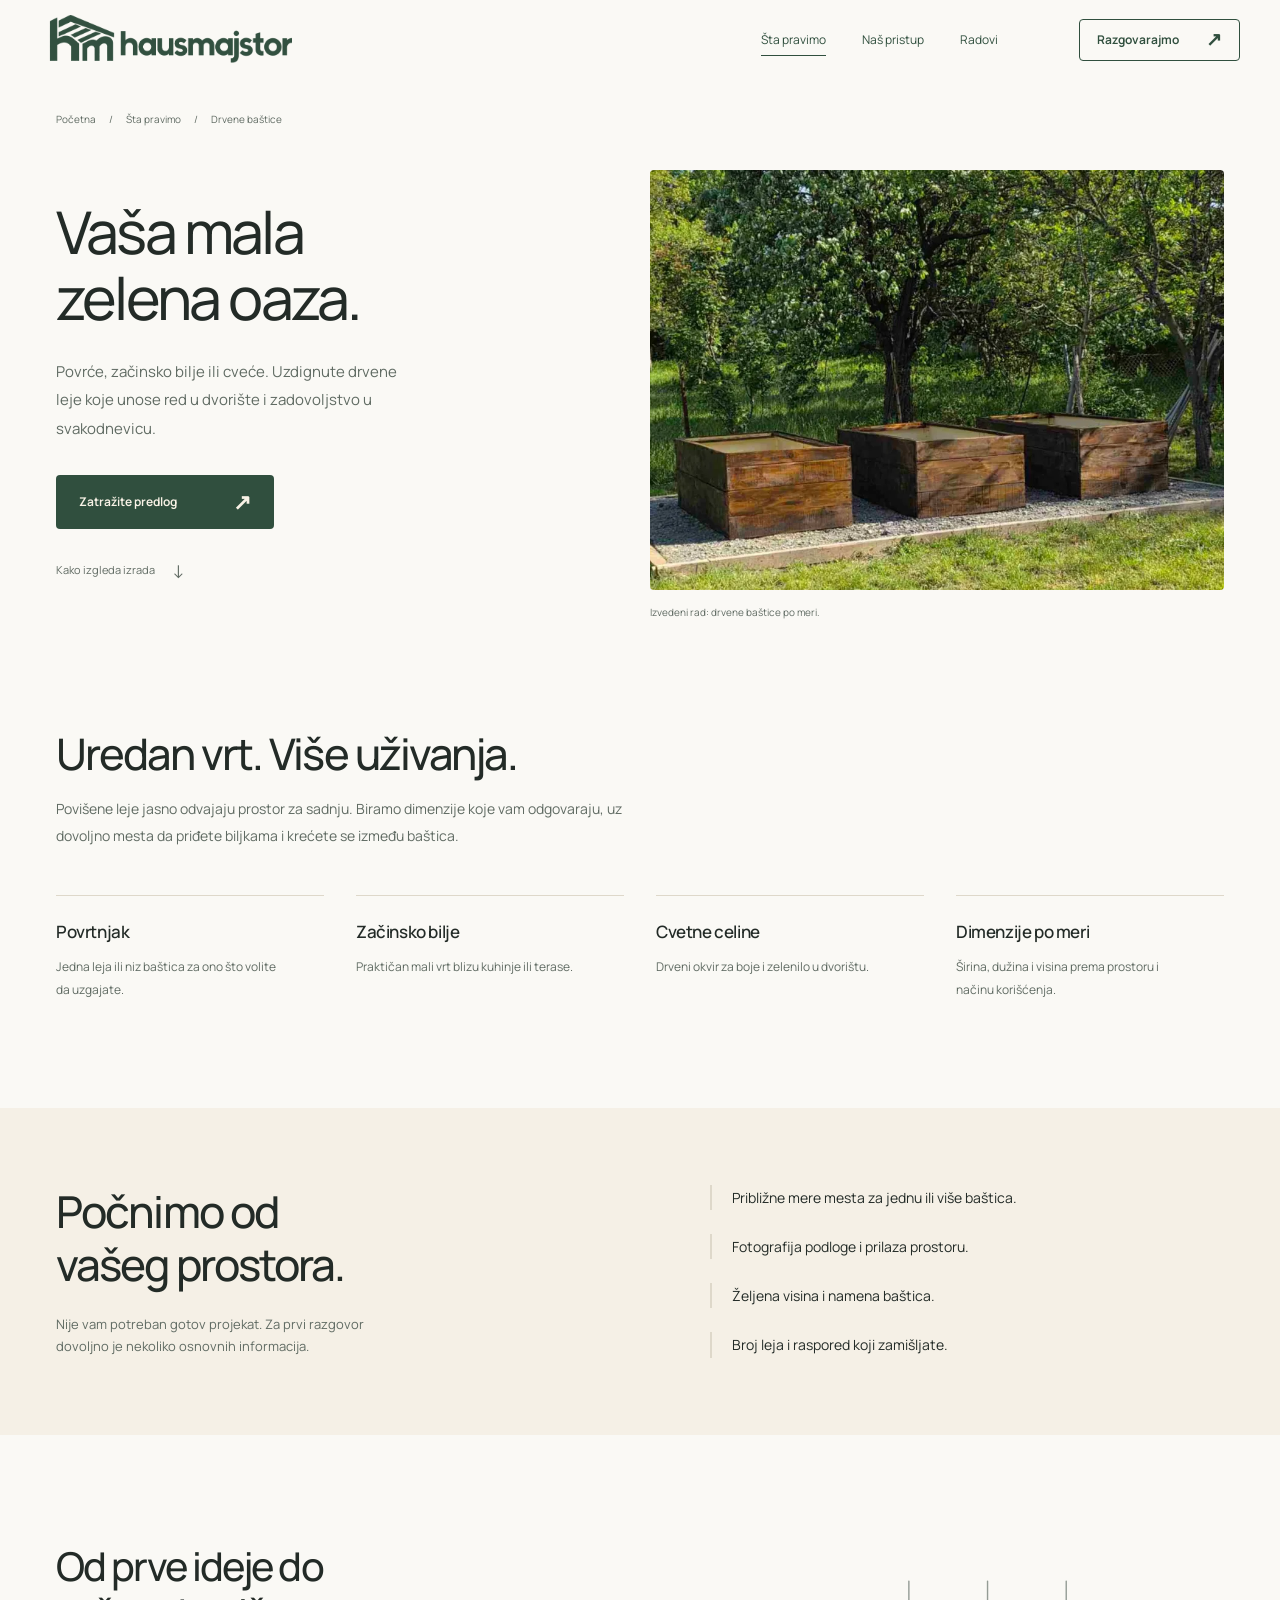
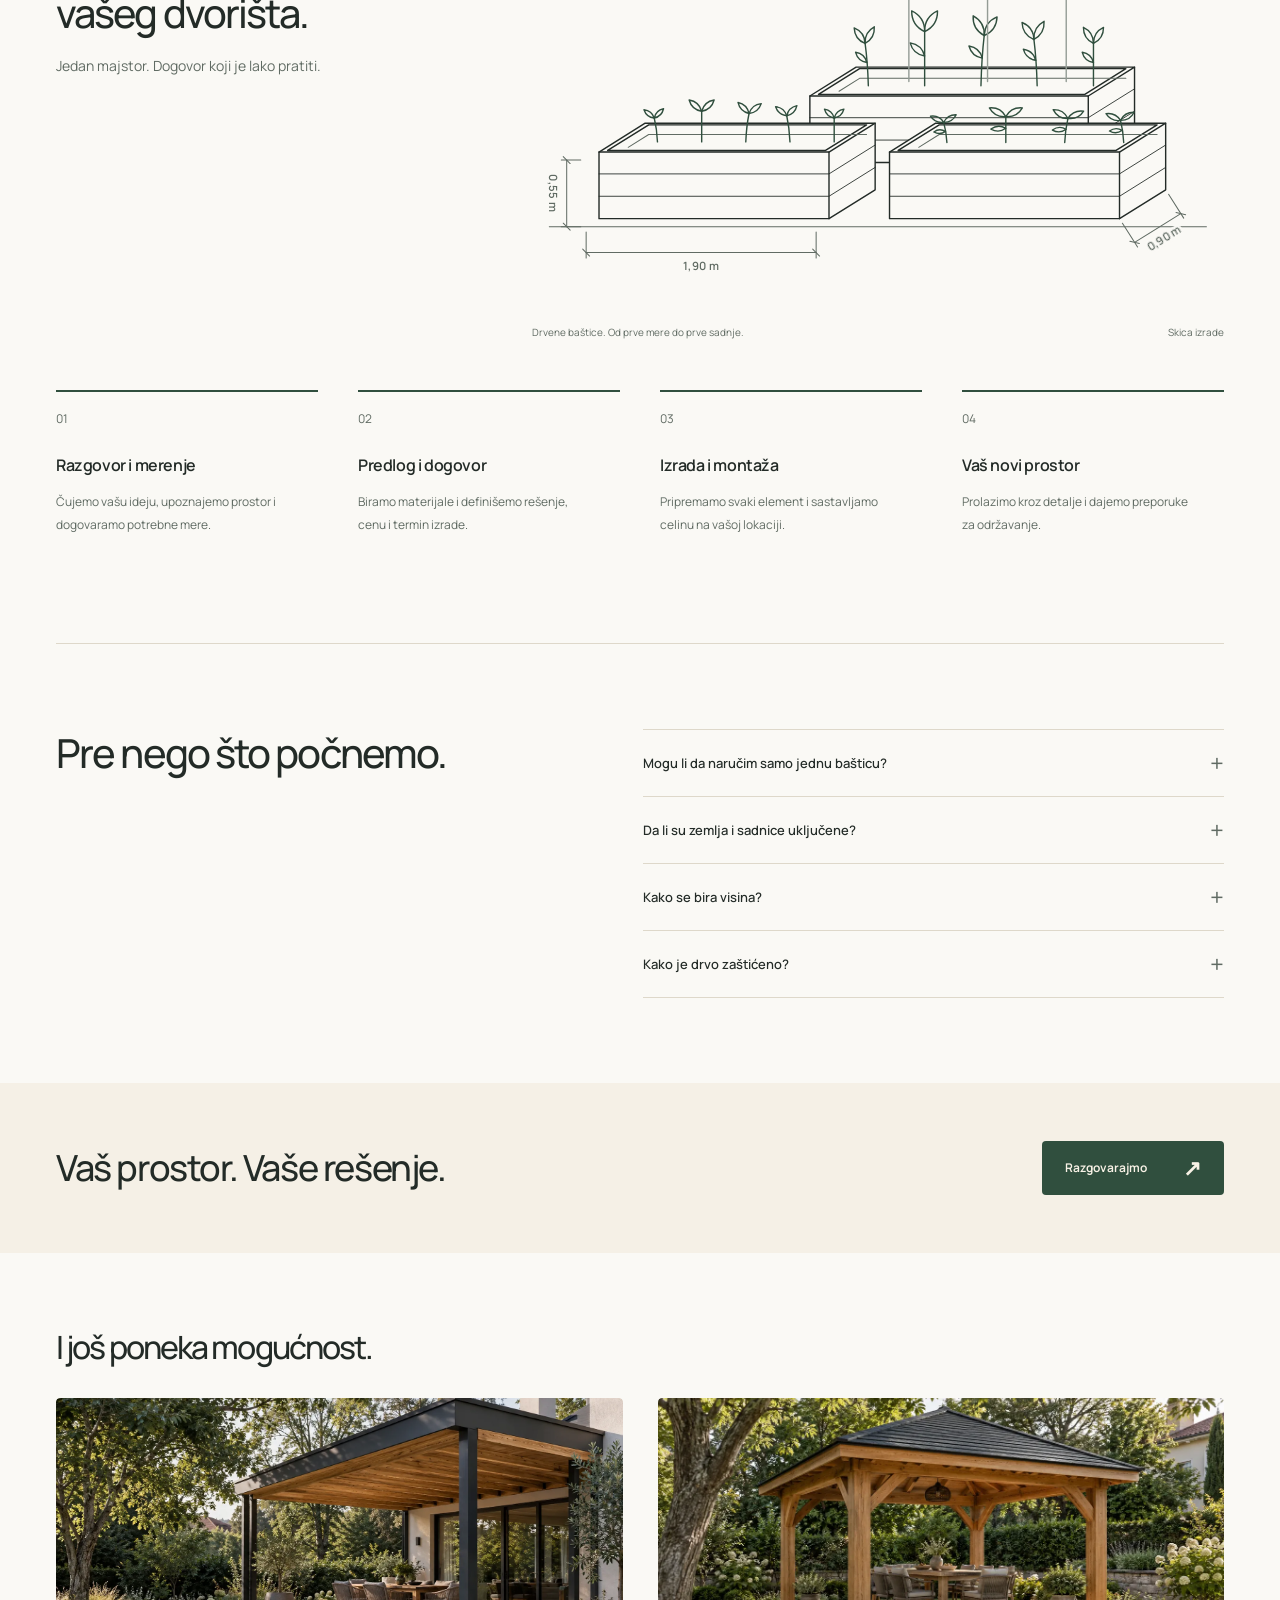
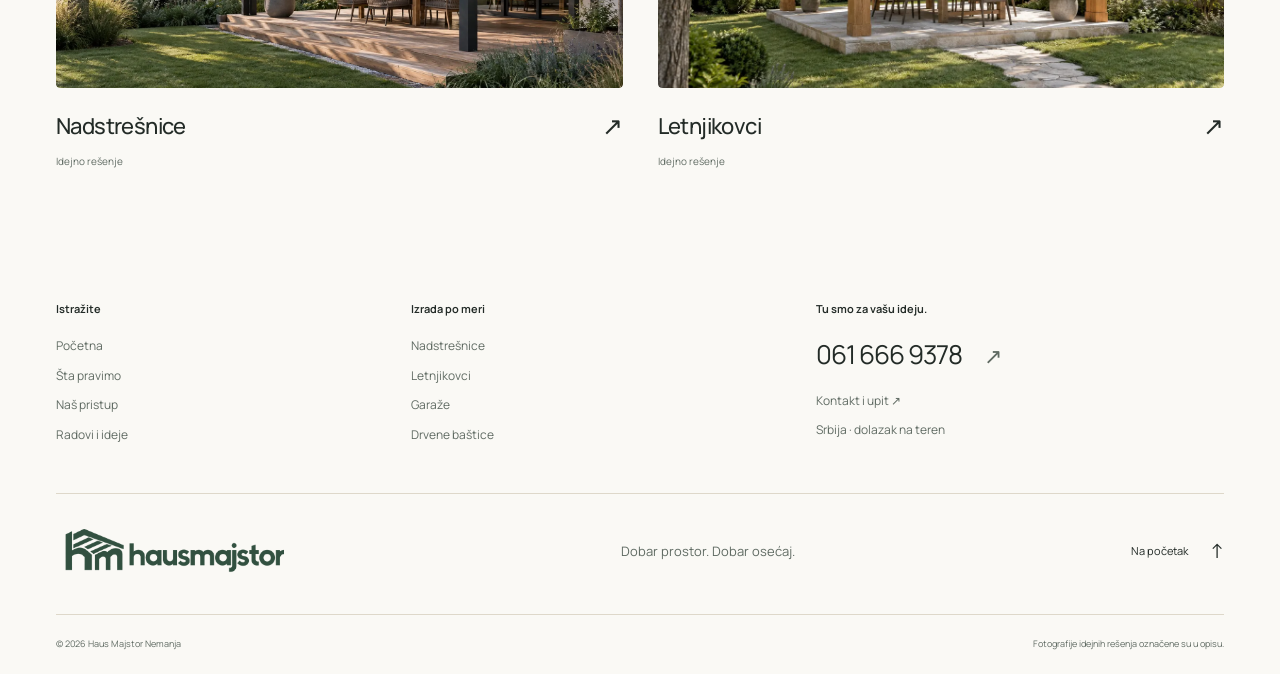
<file: hausmajstor-premium/bastice.html>
<!doctype html>
<html lang="sr-Latn"><head><meta charset="UTF-8"><meta name="viewport" content="width=device-width, initial-scale=1"><meta name="theme-color" content="#f8f9f7"><title>Drvene baštice po meri | Haus Majstor Nemanja</title><meta name="description" content="Uzdignute drvene baštice po meri za povrće, začinsko bilje i cveće. Dimenzije, raspored i zaštita drveta prema vašem prostoru."><meta property="og:title" content="Drvene baštice po meri | Haus Majstor Nemanja"><meta property="og:description" content="Uzdignute drvene baštice po meri za povrće, začinsko bilje i cveće. Dimenzije, raspored i zaštita drveta prema vašem prostoru."><meta property="og:type" content="website"><meta property="og:locale" content="sr_RS"><meta property="og:image" content="assets/bastice.webp"><link rel="icon" href="assets/favicon.svg" type="image/svg+xml"><link rel="preload" href="assets/manrope-latin.woff2" as="font" type="font/woff2" crossorigin><link rel="preload" href="assets/manrope-latin-ext.woff2" as="font" type="font/woff2" crossorigin><link rel="stylesheet" href="styles.css"><link rel="stylesheet" href="pages.css"><script src="app.js" defer></script></head>
<body class="inner-page service-page"><a class="skip-link" href="#sadrzaj">Pređi na sadržaj</a><header class="site-header">
    <div class="header-inner">
      <a class="brand" href="index.html" aria-label="Hausmajstor — početna">
        <span class="brand-logo" aria-hidden="true"></span>
      </a>
      <nav class="desktop-nav" aria-label="Glavna navigacija">
        <a href="usluge.html" aria-current="page">Šta pravimo</a>
        <a href="o-nama.html">Naš pristup</a>
        <a href="radovi.html">Radovi</a>
      </nav>
      <div class="header-actions">
        <a class="header-contact" href="kontakt.html">Razgovarajmo <span aria-hidden="true">↗</span></a>
        <button class="menu-toggle" type="button" aria-expanded="false" aria-controls="mobile-nav" aria-label="Otvori meni"><span></span><span></span></button>
      </div>
    </div>
    <nav id="mobile-nav" class="mobile-nav" aria-label="Mobilna navigacija" hidden>
      <a href="usluge.html" aria-current="page">Šta pravimo <span aria-hidden="true">↗</span></a>
      <a href="o-nama.html">Naš pristup <span aria-hidden="true">↗</span></a>
      <a href="radovi.html">Radovi <span aria-hidden="true">↗</span></a>
      <a href="kontakt.html">Razgovarajmo <span aria-hidden="true">↗</span></a>
      <a class="menu-phone" href="tel:+381616669378">061 666 9378</a>
    </nav>
  </header><main id="sadrzaj"><nav class="breadcrumbs container" aria-label="Putanja stranice"><a href="index.html">Početna</a><span aria-hidden="true">/</span><a href="usluge.html">Šta pravimo</a><span aria-hidden="true">/</span><span aria-current="page">Drvene baštice</span></nav>
    <section class="page-hero container" aria-labelledby="page-title"><div class="page-hero-copy"><h1 id="page-title"><span class="hero-line"><span>Vaša mala </span></span><span class="hero-line"><span>zelena oaza.</span></span></h1><p>Povrće, začinsko bilje ili cveće. Uzdignute drvene leje koje unose red u dvorište i zadovoljstvo u svakodnevicu.</p><a class="button button-green" href="kontakt.html?usluga=bastice">Zatražite predlog <span aria-hidden="true">↗</span></a><a class="page-secondary-link" href="#izrada">Kako izgleda izrada <span aria-hidden="true">↓</span></a></div><figure class="page-photo page-photo-real"><div class="page-photo-frame"><img src="assets/bastice.webp" alt="Tri izrađene drvene baštice raspoređene na šljunkovitoj podlozi" width="1200" height="900" style="object-position:center top" fetchpriority="high"></div><figcaption>Izvedeni rad: drvene baštice po meri.</figcaption></figure></section>
    <section class="service-options section container"><div class="section-heading" data-reveal><h2>Uredan vrt. Više uživanja.</h2><p>Povišene leje jasno odvajaju prostor za sadnju. Biramo dimenzije koje vam odgovaraju, uz dovoljno mesta da priđete biljkama i krećete se između baštica.</p></div><div class="options-grid"><article data-reveal><h3>Povrtnjak</h3><p>Jedna leja ili niz baštica za ono što volite da uzgajate.</p></article><article data-reveal><h3>Začinsko bilje</h3><p>Praktičan mali vrt blizu kuhinje ili terase.</p></article><article data-reveal><h3>Cvetne celine</h3><p>Drveni okvir za boje i zelenilo u dvorištu.</p></article><article data-reveal><h3>Dimenzije po meri</h3><p>Širina, dužina i visina prema prostoru i načinu korišćenja.</p></article></div></section>
    <section class="prepare-section"><div class="container prepare-grid"><div data-reveal><h2>Počnimo od<br>vašeg prostora.</h2><p>Nije vam potreban gotov projekat. Za prvi razgovor dovoljno je nekoliko osnovnih informacija.</p></div><ul class="preparation-list" data-reveal><li>Približne mere mesta za jednu ili više baštica.</li><li>Fotografija podloge i prilaza prostoru.</li><li>Željena visina i namena baštica.</li><li>Broj leja i raspored koji zamišljate.</li></ul></div></section>
    <section class="process section container page-process" id="izrada" aria-labelledby="process-title">
      <div class="process-intro"><div class="section-heading" data-reveal><h2 id="process-title">Od prve ideje do vašeg dvorišta.</h2><p>Jedan majstor. Dogovor koji je lako pratiti.</p></div><figure class="build-drawing" data-build="bastice"><svg class="build-art" viewBox="0 0 640 360" role="img" aria-label="Skica izrade: drvene baštice. Merenje prostora, predlog, konstrukcija i završen prostor."><g><path class="s mark" d="M16 275.4L624 275.4" pathLength="1" style="--at:0s;--dur:1.1s"/><path class="s mark temp" d="M257.1 216.1L514.7 216.1L557.5 189.4L299.9 189.4L257.1 216.1" pathLength="1" style="--at:0.35s;--dur:0.75s"/><path class="s mark temp" d="M239.2 216.1L275 216.1" pathLength="1" style="--at:0.3s;--dur:0.3s"/><path class="s mark temp" d="M242.9 225L271.4 207.2" pathLength="1" style="--at:0.35s;--dur:0.3s"/><path class="s mark temp" d="M62 268L274.8 268L317.5 241.3L104.7 241.3L62 268" pathLength="1" style="--at:0.47s;--dur:0.75s"/><path class="s mark temp" d="M44.1 268L79.9 268" pathLength="1" style="--at:0.4s;--dur:0.3s"/><path class="s mark temp" d="M47.8 276.9L76.2 259.1" pathLength="1" style="--at:0.45s;--dur:0.3s"/><path class="s mark temp" d="M330.8 268L543.6 268L586.3 241.3L373.5 241.3L330.8 268" pathLength="1" style="--at:0.59s;--dur:0.75s"/><path class="s mark temp" d="M312.9 268L348.7 268" pathLength="1" style="--at:0.5s;--dur:0.3s"/><path class="s mark temp" d="M316.6 276.9L345 259.1" pathLength="1" style="--at:0.55s;--dur:0.3s"/><path class="s mark" d="M50.1 280.4L50.1 304.4" pathLength="1" style="--at:0.6s;--dur:0.4s"/><path class="s mark" d="M262.9 280.4L262.9 304.4" pathLength="1" style="--at:0.6s;--dur:0.4s"/><path class="s mark" d="M50.1 299.4L262.9 299.4" pathLength="1" style="--at:0.75s;--dur:0.75s"/><path class="s mark" d="M46.9 296.2L53.3 302.6" pathLength="1" style="--at:1.05s;--dur:0.2s"/><path class="s mark" d="M259.7 296.2L266.1 302.6" pathLength="1" style="--at:1.05s;--dur:0.2s"/><path class="s mark" d="M546.3 272.2L560.3 294.2" pathLength="1" style="--at:0.75s;--dur:0.4s"/><path class="s mark" d="M589 245.5L603 267.5" pathLength="1" style="--at:0.75s;--dur:0.4s"/><path class="s mark" d="M557.6 290L600.3 263.3" pathLength="1" style="--at:0.9s;--dur:0.75s"/><path class="s mark" d="M553.2 289L562 291" pathLength="1" style="--at:1.2s;--dur:0.2s"/><path class="s mark" d="M595.9 262.3L604.8 264.3" pathLength="1" style="--at:1.2s;--dur:0.2s"/><path class="s mark" d="M45.1 275.4L27.1 275.4" pathLength="1" style="--at:0.9s;--dur:0.4s"/><path class="s mark" d="M45.1 213.8L27.1 213.8" pathLength="1" style="--at:0.9s;--dur:0.4s"/><path class="s mark" d="M32.1 275.4L32.1 213.8" pathLength="1" style="--at:1.05s;--dur:0.75s"/><path class="s mark" d="M35.3 278.6L28.9 272.2" pathLength="1" style="--at:1.35s;--dur:0.2s"/><path class="s mark" d="M35.3 217L28.9 210.6" pathLength="1" style="--at:1.35s;--dur:0.2s"/><path class="o" d="M257.1 216.1L514.7 216.1L557.5 189.4L557.5 127.8L299.9 127.8L257.1 154.5Z" style="--at:2.79s"/><path class="s" d="M257.1 216.1L514.7 216.1L514.7 154.5L257.1 154.5L257.1 216.1" pathLength="1" style="--at:2.45s;--dur:0.75s"/><path class="s" d="M257.1 154.5L299.9 127.8L557.5 127.8L514.7 154.5" pathLength="1" style="--at:2.71s;--dur:0.75s"/><path class="s" d="M514.7 216.1L557.5 189.4L557.5 127.8" pathLength="1" style="--at:2.71s;--dur:0.75s"/><path class="s" d="M265.1 153L303.1 129.2L549.5 129.2L511.5 153L265.1 153" pathLength="1" style="--at:2.9s;--dur:0.6s"/><path class="s fine" d="M257.1 195.3L514.7 195.3L557.5 168.6" pathLength="1" style="--at:3.19s;--dur:0.55s"/><path class="s fine" d="M257.1 174.6L514.7 174.6L557.5 147.9" pathLength="1" style="--at:3.37s;--dur:0.55s"/><path class="s mark" d="M284.1 150.1L303.1 138.2L549.5 138.2" pathLength="1" style="--at:3.55s;--dur:0.5s"/><path class="s leaf" d="M311.2 145Q310.6 123.5 308.2 105.9" pathLength="1" style="--at:3.99s;--dur:0.45s"/><path class="s leaf" d="M308.2 105.9Q307.8 95.5 298.1 91.5Q298.5 102 308.2 105.9" pathLength="1" style="--at:4.24s;--dur:0.55s"/><path class="s leaf" d="M308.2 105.9Q317.4 101 316.7 90.5Q307.5 95.5 308.2 105.9" pathLength="1" style="--at:4.31s;--dur:0.55s"/><path class="s leaf" d="M309.8 123.5Q307.7 115.4 299.4 114.1Q301.6 122.2 309.8 123.5" pathLength="1" style="--at:4.39s;--dur:0.55s"/><path class="s leaf" d="M363.3 145Q363.3 117.5 363.3 94.9" pathLength="1" style="--at:4.08s;--dur:0.45s"/><path class="s leaf" d="M363.3 94.9Q363.4 81.5 351.3 75.8Q351.2 89.1 363.3 94.9" pathLength="1" style="--at:4.33s;--dur:0.55s"/><path class="s leaf" d="M363.3 94.9Q375.4 89.1 375.2 75.8Q363.1 81.5 363.3 94.9" pathLength="1" style="--at:4.4s;--dur:0.55s"/><path class="s leaf" d="M363.3 117.5Q360.5 107.1 349.9 105.4Q352.6 115.8 363.3 117.5" pathLength="1" style="--at:4.48s;--dur:0.55s"/><path class="s leaf" d="M415.4 145Q416 119.5 418.4 98.6" pathLength="1" style="--at:4.17s;--dur:0.45s"/><path class="s leaf" d="M418.4 98.6Q419.1 86.2 408.2 80.3Q407.4 92.7 418.4 98.6" pathLength="1" style="--at:4.42s;--dur:0.55s"/><path class="s leaf" d="M418.4 98.6Q429.8 93.8 430.3 81.4Q418.9 86.2 418.4 98.6" pathLength="1" style="--at:4.49s;--dur:0.55s"/><path class="s leaf" d="M416.7 119.5Q414.1 109.8 404.3 108.3Q406.9 117.9 416.7 119.5" pathLength="1" style="--at:4.57s;--dur:0.55s"/><path class="s leaf" d="M467.4 145Q466.8 121.5 464.4 102.2" pathLength="1" style="--at:4.26s;--dur:0.45s"/><path class="s leaf" d="M464.4 102.2Q464 90.8 453.4 86.5Q453.9 97.9 464.4 102.2" pathLength="1" style="--at:4.51s;--dur:0.55s"/><path class="s leaf" d="M464.4 102.2Q474.5 96.8 473.8 85.4Q463.7 90.8 464.4 102.2" pathLength="1" style="--at:4.58s;--dur:0.55s"/><path class="s leaf" d="M466.1 121.5Q463.7 112.6 454.6 111.2Q457 120.1 466.1 121.5" pathLength="1" style="--at:4.66s;--dur:0.55s"/><path class="s leaf" d="M519.5 145Q519.5 123.5 519.5 105.9" pathLength="1" style="--at:4.35s;--dur:0.45s"/><path class="s leaf" d="M519.5 105.9Q519.6 95.5 510.2 91Q510.1 101.5 519.5 105.9" pathLength="1" style="--at:4.6s;--dur:0.55s"/><path class="s leaf" d="M519.5 105.9Q528.9 101.5 528.8 91Q519.4 95.5 519.5 105.9" pathLength="1" style="--at:4.67s;--dur:0.55s"/><path class="s leaf" d="M519.5 123.5Q517.3 115.4 509.1 114.1Q511.2 122.2 519.5 123.5" pathLength="1" style="--at:4.75s;--dur:0.55s"/><path class="s soft" d="M348.7 141.2L348.7 48.2" pathLength="1" style="--at:3.65s;--dur:0.45s"/><path class="s soft" d="M421.5 141.2L421.5 48.2" pathLength="1" style="--at:3.73s;--dur:0.45s"/><path class="s soft" d="M494.3 141.2L494.3 48.2" pathLength="1" style="--at:3.81s;--dur:0.45s"/><path class="o" d="M62 268L274.8 268L317.5 241.3L317.5 179.7L104.7 179.7L62 206.4Z" style="--at:2.19s"/><path class="s" d="M62 268L274.8 268L274.8 206.4L62 206.4L62 268" pathLength="1" style="--at:1.85s;--dur:0.75s"/><path class="s" d="M62 206.4L104.7 179.7L317.5 179.7L274.8 206.4" pathLength="1" style="--at:2.11s;--dur:0.75s"/><path class="s" d="M274.8 268L317.5 241.3L317.5 179.7" pathLength="1" style="--at:2.11s;--dur:0.75s"/><path class="s" d="M70 204.9L108 181.2L309.6 181.2L271.6 204.9L70 204.9" pathLength="1" style="--at:2.3s;--dur:0.6s"/><path class="s fine" d="M62 247.3L274.8 247.3L317.5 220.6" pathLength="1" style="--at:2.59s;--dur:0.55s"/><path class="s fine" d="M62 226.6L274.8 226.6L317.5 199.9" pathLength="1" style="--at:2.77s;--dur:0.55s"/><path class="s mark" d="M89 202L108 190.1L309.6 190.1" pathLength="1" style="--at:3.55s;--dur:0.5s"/><path class="s leaf" d="M116.1 197Q115.5 184.8 113.1 174.9" pathLength="1" style="--at:3.75s;--dur:0.45s"/><path class="s leaf" d="M113.1 174.9Q110.8 168 103.6 167.2Q105.9 174.1 113.1 174.9" pathLength="1" style="--at:4s;--dur:0.55s"/><path class="s leaf" d="M113.1 174.9Q120.1 173.3 121.7 166.3Q114.6 167.8 113.1 174.9" pathLength="1" style="--at:4.07s;--dur:0.55s"/><path class="s leaf" d="M157 197Q157 181.4 157 168.6" pathLength="1" style="--at:3.84s;--dur:0.45s"/><path class="s leaf" d="M157 168.6Q154.5 159.7 145.4 158.2Q147.8 167.1 157 168.6" pathLength="1" style="--at:4.09s;--dur:0.55s"/><path class="s leaf" d="M157 168.6Q166.1 167.1 168.5 158.2Q159.4 159.7 157 168.6" pathLength="1" style="--at:4.16s;--dur:0.55s"/><path class="s leaf" d="M197.8 197Q198.4 182.5 200.8 170.7" pathLength="1" style="--at:3.93s;--dur:0.45s"/><path class="s leaf" d="M200.8 170.7Q199 162.3 190.6 160.5Q192.5 168.9 200.8 170.7" pathLength="1" style="--at:4.18s;--dur:0.55s"/><path class="s leaf" d="M200.8 170.7Q209.4 169.7 212.1 161.6Q203.5 162.6 200.8 170.7" pathLength="1" style="--at:4.25s;--dur:0.55s"/><path class="s leaf" d="M238.7 197Q238.1 183.7 235.7 172.8" pathLength="1" style="--at:4.02s;--dur:0.45s"/><path class="s leaf" d="M235.7 172.8Q233.2 165.3 225.4 164.4Q227.9 171.9 235.7 172.8" pathLength="1" style="--at:4.27s;--dur:0.55s"/><path class="s leaf" d="M235.7 172.8Q243.4 171.1 245.1 163.4Q237.4 165.1 235.7 172.8" pathLength="1" style="--at:4.34s;--dur:0.55s"/><path class="s leaf" d="M279.6 197Q279.6 184.8 279.6 174.9" pathLength="1" style="--at:4.11s;--dur:0.45s"/><path class="s leaf" d="M279.6 174.9Q277.7 167.9 270.6 166.7Q272.5 173.7 279.6 174.9" pathLength="1" style="--at:4.36s;--dur:0.55s"/><path class="s leaf" d="M279.6 174.9Q286.7 173.7 288.6 166.7Q281.5 167.9 279.6 174.9" pathLength="1" style="--at:4.43s;--dur:0.55s"/><path class="o" d="M330.8 268L543.6 268L586.3 241.3L586.3 179.7L373.5 179.7L330.8 206.4Z" style="--at:2.49s"/><path class="s" d="M330.8 268L543.6 268L543.6 206.4L330.8 206.4L330.8 268" pathLength="1" style="--at:2.15s;--dur:0.75s"/><path class="s" d="M330.8 206.4L373.5 179.7L586.3 179.7L543.6 206.4" pathLength="1" style="--at:2.41s;--dur:0.75s"/><path class="s" d="M543.6 268L586.3 241.3L586.3 179.7" pathLength="1" style="--at:2.41s;--dur:0.75s"/><path class="s" d="M338.8 204.9L376.8 181.2L578.4 181.2L540.4 204.9L338.8 204.9" pathLength="1" style="--at:2.6s;--dur:0.6s"/><path class="s fine" d="M330.8 247.3L543.6 247.3L586.3 220.6" pathLength="1" style="--at:2.89s;--dur:0.55s"/><path class="s fine" d="M330.8 226.6L543.6 226.6L586.3 199.9" pathLength="1" style="--at:3.07s;--dur:0.55s"/><path class="s mark" d="M357.8 202L376.8 190.1L578.4 190.1" pathLength="1" style="--at:3.55s;--dur:0.5s"/><path class="s leaf" d="M383.9 197.6Q383.3 187.3 380.9 178.9" pathLength="1" style="--at:3.87s;--dur:0.45s"/><path class="s leaf" d="M380.9 178.9Q376.7 172.1 368.7 173.2Q373 179.9 380.9 178.9" pathLength="1" style="--at:4.12s;--dur:0.55s"/><path class="s leaf" d="M380.9 178.9Q388.9 179.1 392.5 171.9Q384.5 171.7 380.9 178.9" pathLength="1" style="--at:4.19s;--dur:0.55s"/><path class="s leaf" d="M382.6 187.3Q377 184.1 371.8 187.8Q377.4 191 382.6 187.3" pathLength="1" style="--at:4.27s;--dur:0.55s"/><path class="s leaf" d="M438.4 197.6Q438.4 184.4 438.4 173.6" pathLength="1" style="--at:3.96s;--dur:0.45s"/><path class="s leaf" d="M438.4 173.6Q433.4 164.6 423.2 165.5Q428.2 174.4 438.4 173.6" pathLength="1" style="--at:4.21s;--dur:0.55s"/><path class="s leaf" d="M438.4 173.6Q448.7 174.4 453.7 165.5Q443.5 164.6 438.4 173.6" pathLength="1" style="--at:4.28s;--dur:0.55s"/><path class="s leaf" d="M438.4 184.4Q431.3 180.2 424.6 185.1Q431.8 189.2 438.4 184.4" pathLength="1" style="--at:4.36s;--dur:0.55s"/><path class="s leaf" d="M492.9 197.6Q493.5 185.3 495.9 175.3" pathLength="1" style="--at:4.05s;--dur:0.45s"/><path class="s leaf" d="M495.9 175.3Q491.7 166.8 482.2 167.1Q486.5 175.6 495.9 175.3" pathLength="1" style="--at:4.3s;--dur:0.55s"/><path class="s leaf" d="M495.9 175.3Q505.4 176.6 510.4 168.6Q501 167.3 495.9 175.3" pathLength="1" style="--at:4.37s;--dur:0.55s"/><path class="s leaf" d="M494.3 185.3Q487.7 181.5 481.5 186Q488.1 189.8 494.3 185.3" pathLength="1" style="--at:4.45s;--dur:0.55s"/><path class="s leaf" d="M547.5 197.6Q546.9 186.3 544.5 177.1" pathLength="1" style="--at:4.14s;--dur:0.45s"/><path class="s leaf" d="M544.5 177.1Q539.8 169.7 531.1 170.9Q535.8 178.3 544.5 177.1" pathLength="1" style="--at:4.39s;--dur:0.55s"/><path class="s leaf" d="M544.5 177.1Q553.2 177.3 557.1 169.5Q548.3 169.3 544.5 177.1" pathLength="1" style="--at:4.46s;--dur:0.55s"/><path class="s leaf" d="M546.1 186.3Q540 182.8 534.3 186.9Q540.4 190.4 546.1 186.3" pathLength="1" style="--at:4.54s;--dur:0.55s"/></g><g class="build-plan"><path class="p" d="M257.1 216.1L514.7 216.1L514.7 154.5L257.1 154.5L257.1 216.1" style="--at:1.39s"/><path class="p" d="M257.1 154.5L299.9 127.8L557.5 127.8L514.7 154.5" style="--at:1.44s"/><path class="p" d="M514.7 216.1L557.5 189.4L557.5 127.8" style="--at:1.49s"/><path class="p" d="M62 268L274.8 268L274.8 206.4L62 206.4L62 268" style="--at:1.15s"/><path class="p" d="M62 206.4L104.7 179.7L317.5 179.7L274.8 206.4" style="--at:1.2s"/><path class="p" d="M274.8 268L317.5 241.3L317.5 179.7" style="--at:1.25s"/><path class="p" d="M330.8 268L543.6 268L543.6 206.4L330.8 206.4L330.8 268" style="--at:1.27s"/><path class="p" d="M330.8 206.4L373.5 179.7L586.3 179.7L543.6 206.4" style="--at:1.32s"/><path class="p" d="M543.6 268L586.3 241.3L586.3 179.7" style="--at:1.37s"/></g><g><text x="156.5" y="311.4" text-anchor="middle" dominant-baseline="central" style="--at:1.1s">1,90 m</text><text x="584.9" y="285.9" transform="rotate(-32 584.9 285.9)" text-anchor="middle" dominant-baseline="central" style="--at:1.25s">0,90 m</text><text x="20.1" y="244.6" transform="rotate(90 20.1 244.6)" text-anchor="middle" dominant-baseline="central" style="--at:1.4s">0,55 m</text></g></svg><figcaption><span>Drvene baštice. Od prve mere do prve sadnje.</span><span>Skica izrade</span></figcaption></figure></div>
      <ol class="process-steps">
        <li data-reveal><span class="step-index" aria-hidden="true">01</span><h3>Razgovor i merenje</h3><p>Čujemo vašu ideju, upoznajemo prostor i dogovaramo potrebne mere.</p></li>
        <li data-reveal><span class="step-index" aria-hidden="true">02</span><h3>Predlog i dogovor</h3><p>Biramo materijale i definišemo rešenje, cenu i termin izrade.</p></li>
        <li data-reveal><span class="step-index" aria-hidden="true">03</span><h3>Izrada i montaža</h3><p>Pripremamo svaki element i sastavljamo celinu na vašoj lokaciji.</p></li>
        <li data-reveal><span class="step-index" aria-hidden="true">04</span><h3>Vaš novi prostor</h3><p>Prolazimo kroz detalje i dajemo preporuke za održavanje.</p></li>
      </ol>
    </section><section class="faq section container page-faq"><h2 data-reveal>Pre nego što počnemo.</h2><div class="faq-list" data-reveal><details><summary>Mogu li da naručim samo jednu bašticu?<span aria-hidden="true">+</span></summary><p>Možemo da razmotrimo jednu bašticu ili više komada u istom stilu. Navedite dimenzije i mesto na kom biste je postavili.</p></details><details><summary>Da li su zemlja i sadnice uključene?<span aria-hidden="true">+</span></summary><p>Osnovni dogovor odnosi se na izradu drvene baštice. Zemlju, sadnice, dostavu i postavljanje treba posebno definisati u ponudi.</p></details><details><summary>Kako se bira visina?<span aria-hidden="true">+</span></summary><p>Prema načinu na koji želite da obrađujete leju i prostoru u kom će stajati. U razgovoru upoređujemo vaše potrebe sa dimenzijama baštice.</p></details><details><summary>Kako je drvo zaštićeno?<span aria-hidden="true">+</span></summary><p>Vrstu drveta, zaštitu i detalje unutrašnjeg sloja dogovaramo prema planiranoj nameni. Dajemo i preporuke za održavanje.</p></details></div></section><section class="page-contact-band"><div class="container"><h2 data-reveal>Vaš prostor. Vaše rešenje.</h2><a class="button button-green" data-reveal href="kontakt.html?usluga=bastice">Razgovarajmo <span aria-hidden="true">↗</span></a></div></section><section class="related section container"><h2 data-reveal>I još poneka mogućnost.</h2><div class="related-grid"><a href="nadstresnice.html" class="related-item" data-reveal><span class="related-image"><img src="assets/hero-pergola.webp" alt="Idejna vizualizacija nadstrešnice od drveta i čelika uz kuću" width="560" height="320" loading="lazy"></span><div><h3>Nadstrešnice</h3><span aria-hidden="true">↗</span></div><p>Idejno rešenje</p></a><a href="letnjikovci.html" class="related-item" data-reveal><span class="related-image"><img src="assets/letnjikovac.webp" alt="Idejna vizualizacija drvenog letnjikovca sa stolom i stolicama u vrtu" width="560" height="320" loading="lazy"></span><div><h3>Letnjikovci</h3><span aria-hidden="true">↗</span></div><p>Idejno rešenje</p></a></div></section></main><footer class="site-footer container"><div class="footer-directory"><div><p>Istražite</p><a href="index.html">Početna</a><a href="usluge.html">Šta pravimo</a><a href="o-nama.html">Naš pristup</a><a href="radovi.html">Radovi i ideje</a></div><div><p>Izrada po meri</p><a href="nadstresnice.html">Nadstrešnice</a><a href="letnjikovci.html">Letnjikovci</a><a href="garaze.html">Garaže</a><a href="bastice.html">Drvene baštice</a></div><div><p>Tu smo za vašu ideju.</p><a class="footer-phone" href="tel:+381616669378">061 666 9378 <span aria-hidden="true">↗</span></a><a href="kontakt.html">Kontakt i upit <span aria-hidden="true">↗</span></a><span>Srbija · dolazak na teren</span></div></div><div class="footer-top"><a class="brand" href="index.html" aria-label="Hausmajstor — početna"><span class="brand-logo" aria-hidden="true"></span></a><p>Dobar prostor. Dobar osećaj.</p><a class="back-top" href="#sadrzaj">Na početak <span aria-hidden="true">↑</span></a></div><div class="footer-bottom"><p>© <span id="year">2026</span> Haus Majstor Nemanja</p><p>Fotografije idejnih rešenja označene su u opisu.</p></div></footer></body></html>
</file>
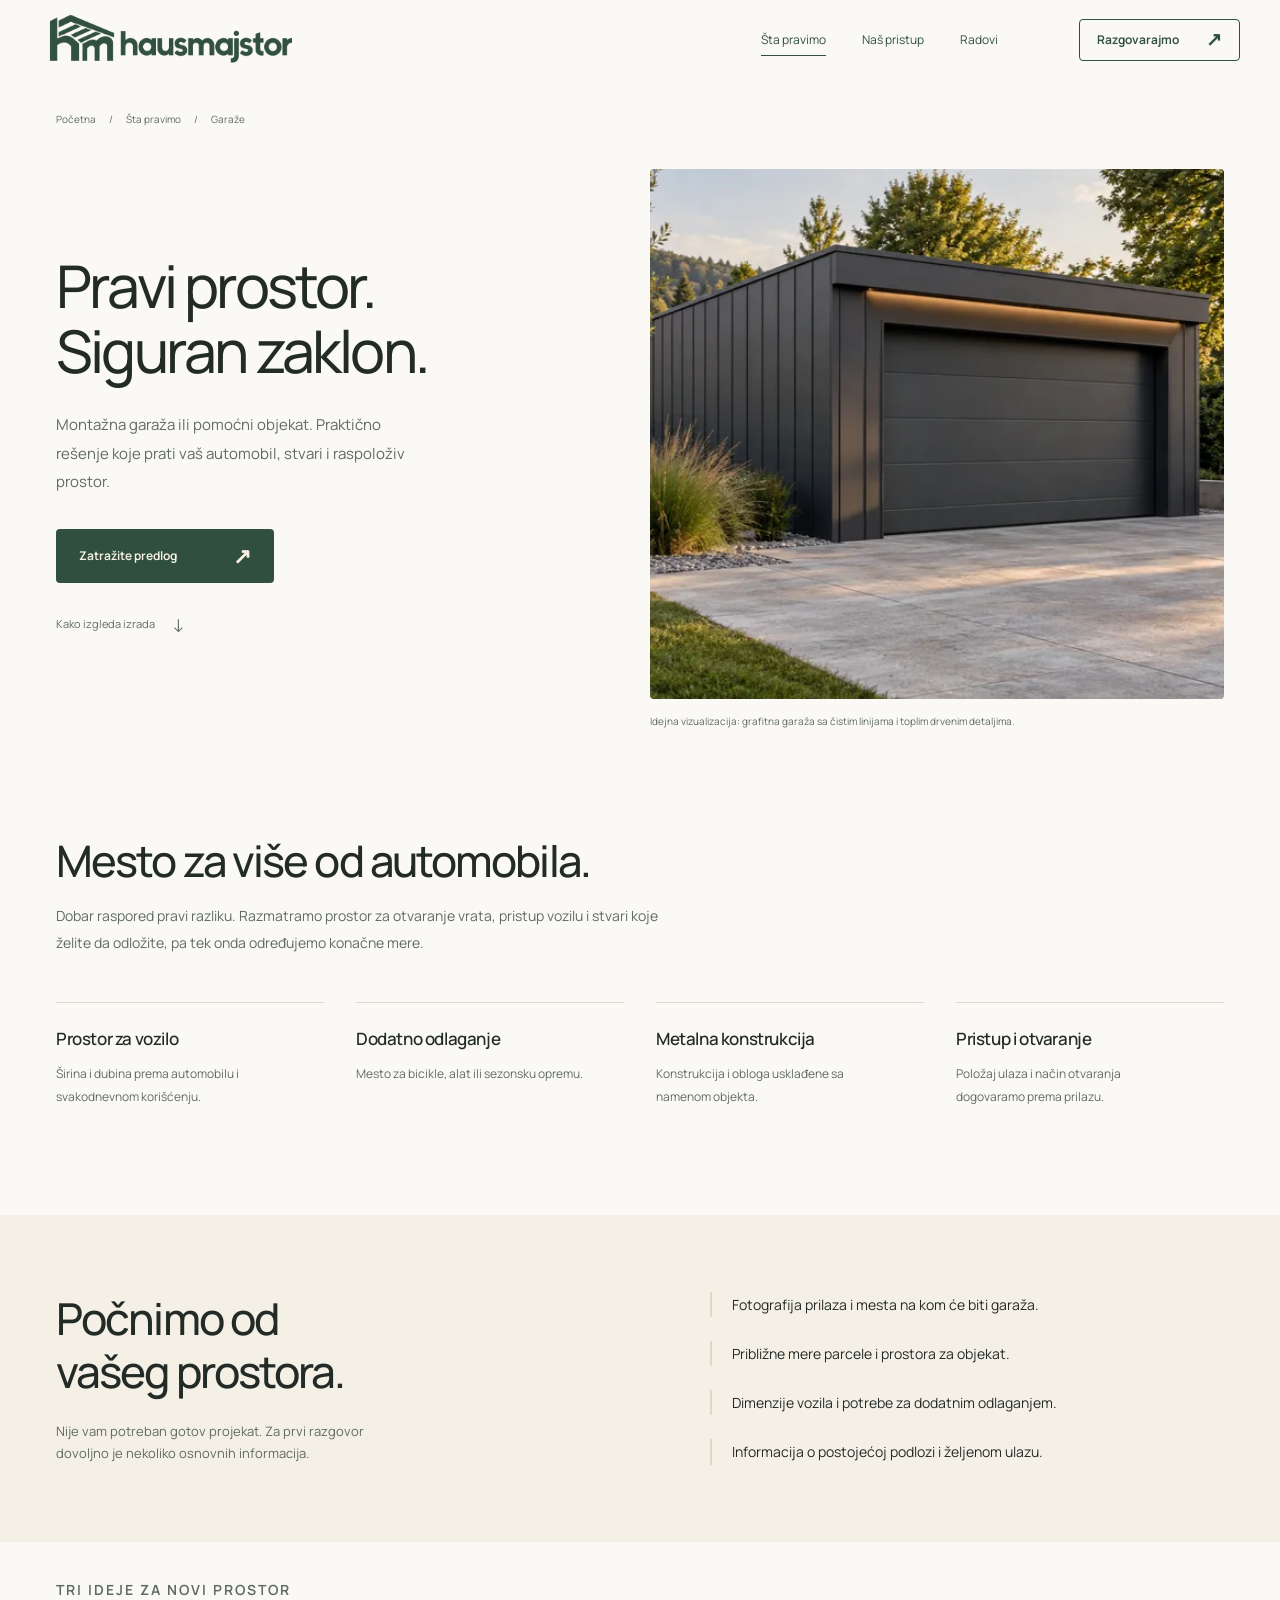
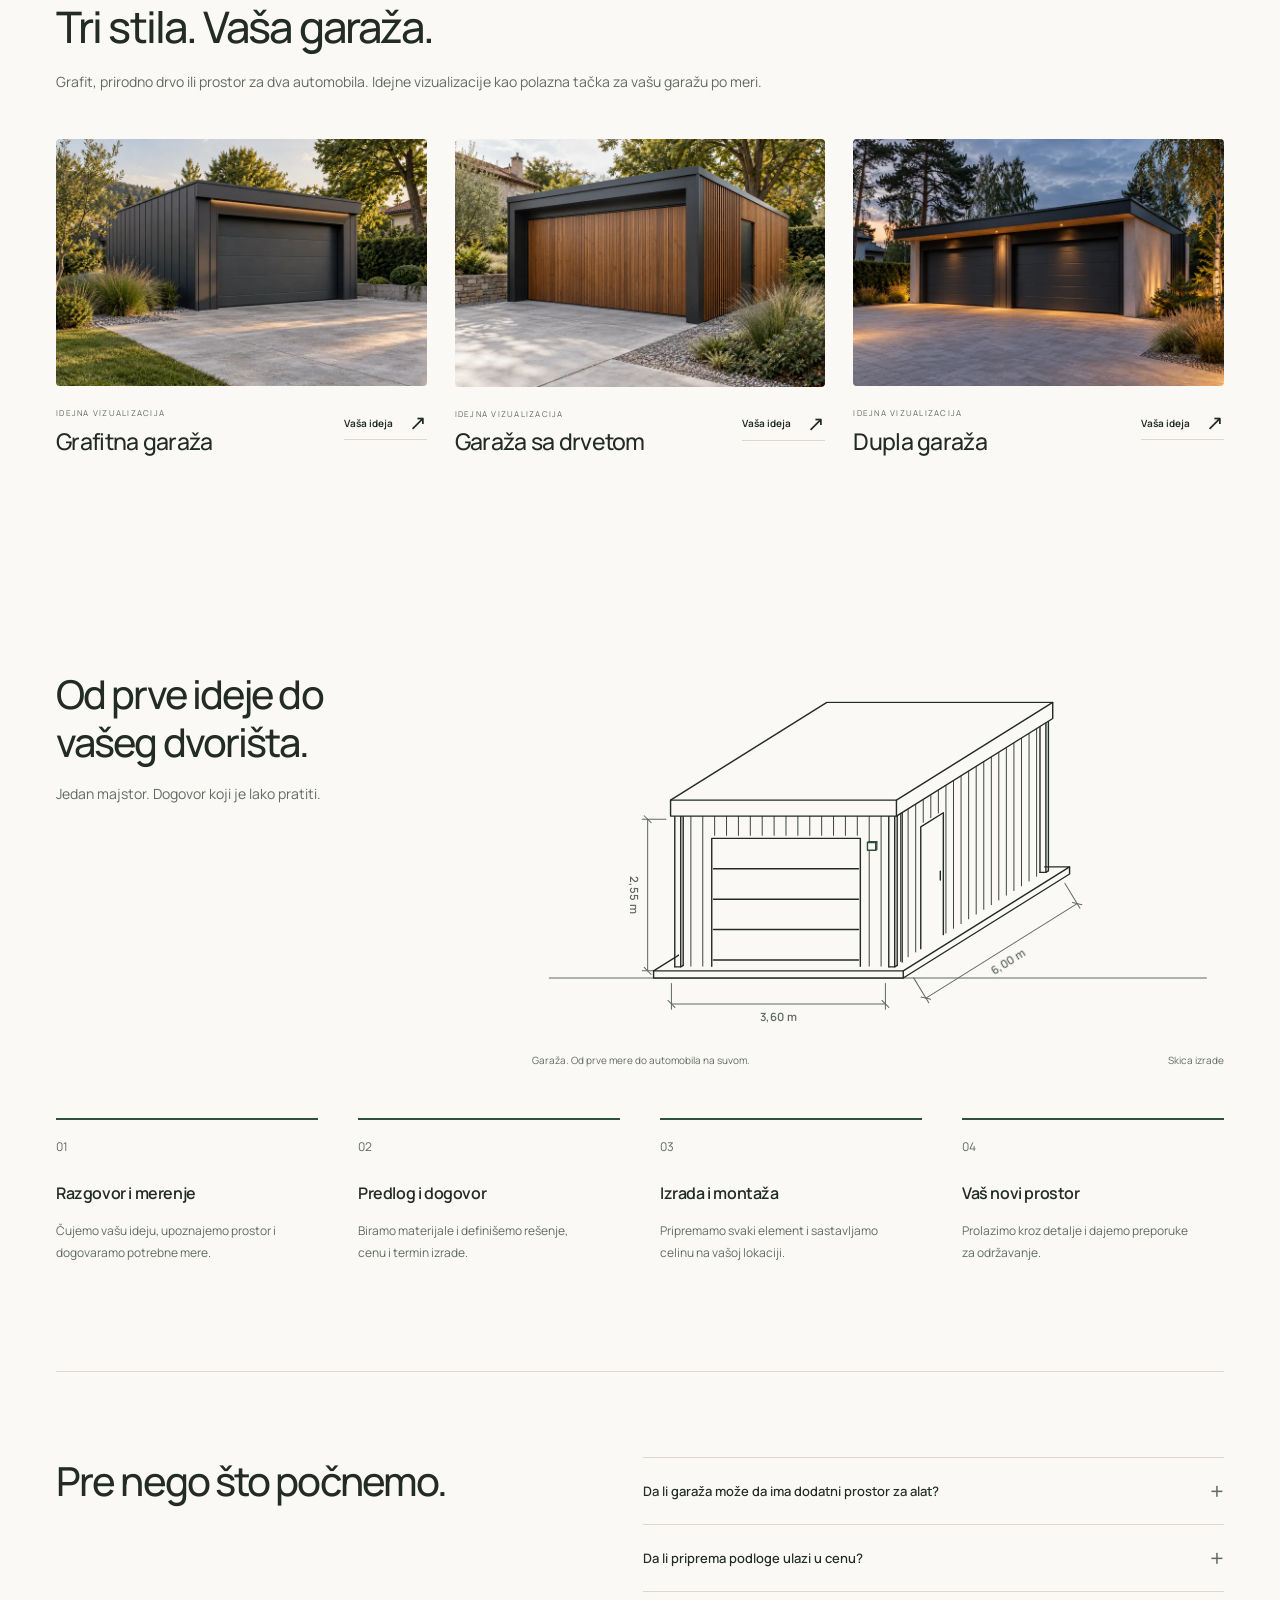
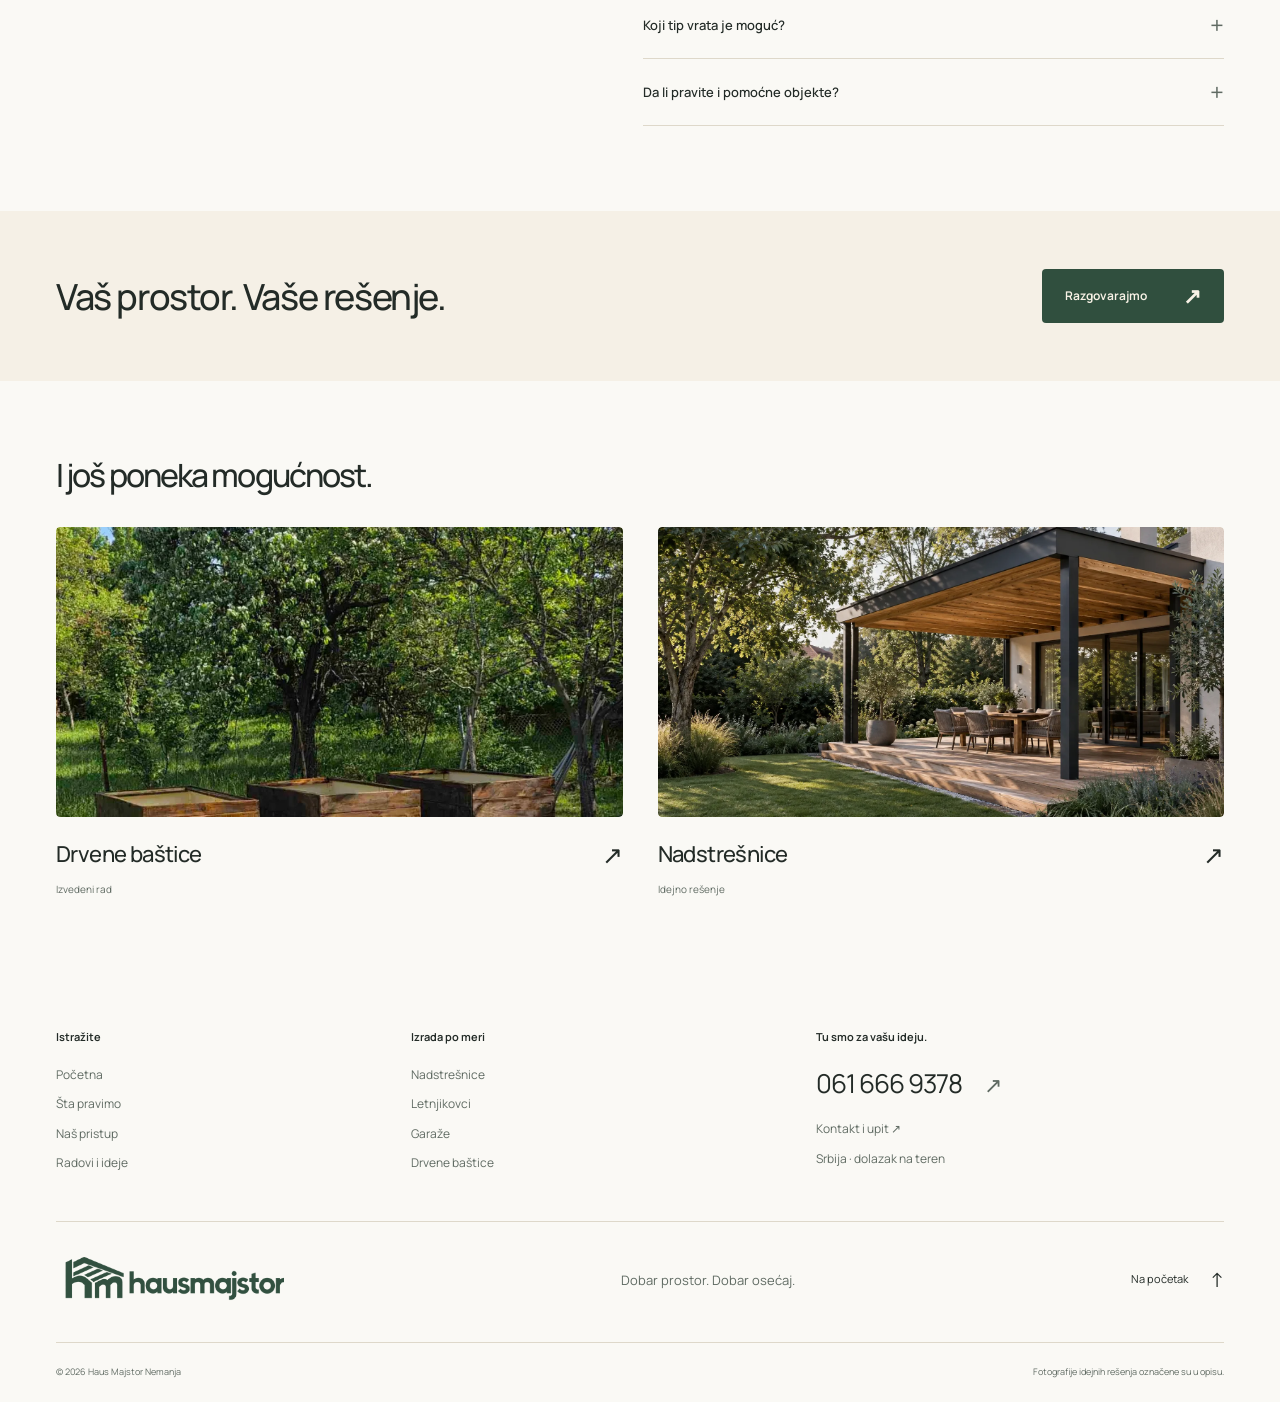
<file: hausmajstor-premium/garaze.html>
<!doctype html>
<html lang="sr-Latn"><head><meta charset="UTF-8"><meta name="viewport" content="width=device-width, initial-scale=1"><meta name="theme-color" content="#f8f9f7"><title>Garaže po meri | Haus Majstor Nemanja</title><meta name="description" content="Montažne garaže i pomoćni objekti po meri. Planiranje dimenzija, metalne konstrukcije, obloge i pristupa za montažu."><meta property="og:title" content="Garaže po meri | Haus Majstor Nemanja"><meta property="og:description" content="Montažne garaže i pomoćni objekti po meri. Planiranje dimenzija, metalne konstrukcije, obloge i pristupa za montažu."><meta property="og:type" content="website"><meta property="og:locale" content="sr_RS"><meta property="og:image" content="assets/garaza-grafit.webp"><link rel="icon" href="assets/favicon.svg" type="image/svg+xml"><link rel="preload" href="assets/manrope-latin.woff2" as="font" type="font/woff2" crossorigin><link rel="preload" href="assets/manrope-latin-ext.woff2" as="font" type="font/woff2" crossorigin><link rel="stylesheet" href="styles.css"><link rel="stylesheet" href="pages.css"><script src="app.js" defer></script></head>
<body class="inner-page service-page"><a class="skip-link" href="#sadrzaj">Pređi na sadržaj</a><header class="site-header">
    <div class="header-inner">
      <a class="brand" href="index.html" aria-label="Hausmajstor — početna">
        <span class="brand-logo" aria-hidden="true"></span>
      </a>
      <nav class="desktop-nav" aria-label="Glavna navigacija">
        <a href="usluge.html" aria-current="page">Šta pravimo</a>
        <a href="o-nama.html">Naš pristup</a>
        <a href="radovi.html">Radovi</a>
      </nav>
      <div class="header-actions">
        <a class="header-contact" href="kontakt.html">Razgovarajmo <span aria-hidden="true">↗</span></a>
        <button class="menu-toggle" type="button" aria-expanded="false" aria-controls="mobile-nav" aria-label="Otvori meni"><span></span><span></span></button>
      </div>
    </div>
    <nav id="mobile-nav" class="mobile-nav" aria-label="Mobilna navigacija" hidden>
      <a href="usluge.html" aria-current="page">Šta pravimo <span aria-hidden="true">↗</span></a>
      <a href="o-nama.html">Naš pristup <span aria-hidden="true">↗</span></a>
      <a href="radovi.html">Radovi <span aria-hidden="true">↗</span></a>
      <a href="kontakt.html">Razgovarajmo <span aria-hidden="true">↗</span></a>
      <a class="menu-phone" href="tel:+381616669378">061 666 9378</a>
    </nav>
  </header><main id="sadrzaj"><nav class="breadcrumbs container" aria-label="Putanja stranice"><a href="index.html">Početna</a><span aria-hidden="true">/</span><a href="usluge.html">Šta pravimo</a><span aria-hidden="true">/</span><span aria-current="page">Garaže</span></nav>
    <section class="page-hero container" aria-labelledby="page-title"><div class="page-hero-copy"><h1 id="page-title"><span class="hero-line"><span>Pravi prostor. </span></span><span class="hero-line"><span>Siguran zaklon.</span></span></h1><p>Montažna garaža ili pomoćni objekat. Praktično rešenje koje prati vaš automobil, stvari i raspoloživ prostor.</p><a class="button button-green" href="kontakt.html?usluga=garaze">Zatražite predlog <span aria-hidden="true">↗</span></a><a class="page-secondary-link" href="#izrada">Kako izgleda izrada <span aria-hidden="true">↓</span></a></div><figure class="page-photo "><div class="page-photo-frame"><img src="assets/garaza-grafit.webp" srcset="assets/garaza-grafit-small.webp 768w, assets/garaza-grafit.webp 1536w" sizes="(max-width: 767px) calc(100vw - 40px), 50vw" alt="Idejna vizualizacija moderne grafitne garaže sa ravnim krovom, drvenim detaljima i osvetljenim prilazom" width="1536" height="1024" style="object-position:center" fetchpriority="high"></div><figcaption>Idejna vizualizacija: grafitna garaža sa čistim linijama i toplim drvenim detaljima.</figcaption></figure></section>
    <section class="service-options section container"><div class="section-heading" data-reveal><h2>Mesto za više od automobila.</h2><p>Dobar raspored pravi razliku. Razmatramo prostor za otvaranje vrata, pristup vozilu i stvari koje želite da odložite, pa tek onda određujemo konačne mere.</p></div><div class="options-grid"><article data-reveal><h3>Prostor za vozilo</h3><p>Širina i dubina prema automobilu i svakodnevnom korišćenju.</p></article><article data-reveal><h3>Dodatno odlaganje</h3><p>Mesto za bicikle, alat ili sezonsku opremu.</p></article><article data-reveal><h3>Metalna konstrukcija</h3><p>Konstrukcija i obloga usklađene sa namenom objekta.</p></article><article data-reveal><h3>Pristup i otvaranje</h3><p>Položaj ulaza i način otvaranja dogovaramo prema prilazu.</p></article></div></section>
    <section class="prepare-section"><div class="container prepare-grid"><div data-reveal><h2>Počnimo od<br>vašeg prostora.</h2><p>Nije vam potreban gotov projekat. Za prvi razgovor dovoljno je nekoliko osnovnih informacija.</p></div><ul class="preparation-list" data-reveal><li>Fotografija prilaza i mesta na kom će biti garaža.</li><li>Približne mere parcele i prostora za objekat.</li><li>Dimenzije vozila i potrebe za dodatnim odlaganjem.</li><li>Informacija o postojećoj podlozi i željenom ulazu.</li></ul></div></section>
    <section class="garage-concepts section container" id="garaze-ideje" aria-labelledby="garage-concepts-title"><div class="section-heading" data-reveal><p class="eyebrow">TRI IDEJE ZA NOVI PROSTOR</p><h2 id="garage-concepts-title">Tri stila. Vaša garaža.</h2><p>Grafit, prirodno drvo ili prostor za dva automobila. Idejne vizualizacije kao polazna tačka za vašu garažu po meri.</p></div><div class="garage-concept-grid portfolio-grid"><article class="portfolio-item " data-gallery-kind="concept" data-gallery-category="garaze" data-reveal><button type="button" class="portfolio-image" data-open-gallery data-gallery-src="assets/garaza-grafit.webp" data-gallery-alt="Idejna vizualizacija moderne grafitne garaže sa ravnim krovom, drvenim detaljima i osvetljenim prilazom" data-gallery-caption="Idejna vizualizacija: grafitna garaža sa čistim linijama i toplim drvenim detaljima." aria-label="Uvećaj: Grafitna garaža"><img src="assets/garaza-grafit-small.webp" srcset="assets/garaza-grafit-small.webp 768w, assets/garaza-grafit.webp 1536w" sizes="(max-width: 767px) calc(100vw - 40px), (max-width: 1352px) calc(33.333vw - 61px), 390px" alt="Idejna vizualizacija moderne grafitne garaže sa ravnim krovom, drvenim detaljima i osvetljenim prilazom" width="1536" height="1024" loading="lazy" decoding="async" style="object-position:center"></button><div class="portfolio-title"><div><p>IDEJNA VIZUALIZACIJA</p><h3>Grafitna garaža</h3></div><a class="text-link" href="kontakt.html?usluga=garaze">Vaša ideja <span aria-hidden="true">↗</span></a></div></article><article class="portfolio-item " data-gallery-kind="concept" data-gallery-category="garaze" data-reveal><button type="button" class="portfolio-image" data-open-gallery data-gallery-src="assets/garaza-drvo.webp" data-gallery-alt="Idejna vizualizacija savremene garaže sa fasadom od drvenih letvica i tamnim garažnim vratima" data-gallery-caption="Idejna vizualizacija: garaža sa drvenom oblogom, uklopljena u zeleno dvorište." aria-label="Uvećaj: Garaža sa drvetom"><img src="assets/garaza-drvo-small.webp" srcset="assets/garaza-drvo-small.webp 768w, assets/garaza-drvo.webp 1536w" sizes="(max-width: 767px) calc(100vw - 40px), (max-width: 1352px) calc(33.333vw - 61px), 390px" alt="Idejna vizualizacija savremene garaže sa fasadom od drvenih letvica i tamnim garažnim vratima" width="1536" height="1024" loading="lazy" decoding="async" style="object-position:center"></button><div class="portfolio-title"><div><p>IDEJNA VIZUALIZACIJA</p><h3>Garaža sa drvetom</h3></div><a class="text-link" href="kontakt.html?usluga=garaze">Vaša ideja <span aria-hidden="true">↗</span></a></div></article><article class="portfolio-item " data-gallery-kind="concept" data-gallery-category="garaze" data-reveal><button type="button" class="portfolio-image" data-open-gallery data-gallery-src="assets/garaza-dupla.webp" data-gallery-alt="Idejna vizualizacija moderne duple garaže sa dva odvojena ulaza i ravnim krovom" data-gallery-caption="Idejna vizualizacija: dupla garaža sa dva ulaza i dodatnim prostorom." aria-label="Uvećaj: Dupla garaža"><img src="assets/garaza-dupla-small.webp" srcset="assets/garaza-dupla-small.webp 768w, assets/garaza-dupla.webp 1536w" sizes="(max-width: 767px) calc(100vw - 40px), (max-width: 1352px) calc(33.333vw - 61px), 390px" alt="Idejna vizualizacija moderne duple garaže sa dva odvojena ulaza i ravnim krovom" width="1536" height="1024" loading="lazy" decoding="async" style="object-position:center"></button><div class="portfolio-title"><div><p>IDEJNA VIZUALIZACIJA</p><h3>Dupla garaža</h3></div><a class="text-link" href="kontakt.html?usluga=garaze">Vaša ideja <span aria-hidden="true">↗</span></a></div></article></div></section><section class="process section container page-process" id="izrada" aria-labelledby="process-title">
      <div class="process-intro"><div class="section-heading" data-reveal><h2 id="process-title">Od prve ideje do vašeg dvorišta.</h2><p>Jedan majstor. Dogovor koji je lako pratiti.</p></div><figure class="build-drawing" data-build="garaze"><svg class="build-art" viewBox="0 0 640 360" role="img" aria-label="Skica izrade: garaža. Merenje prostora, predlog, konstrukcija i završen prostor."><g><path class="s mark" d="M16 297L624 297" pathLength="1" style="--at:0s;--dur:1.1s"/><path class="s mark temp" d="M267.1 198.6L284.7 198.6" pathLength="1" style="--at:0.3s;--dur:0.3s"/><path class="s mark temp" d="M268.9 202.9L282.9 194.2" pathLength="1" style="--at:0.35s;--dur:0.3s"/><path class="s mark temp" d="M465.1 198.6L482.7 198.6" pathLength="1" style="--at:0.37s;--dur:0.3s"/><path class="s mark temp" d="M466.9 202.9L480.9 194.2" pathLength="1" style="--at:0.42s;--dur:0.3s"/><path class="s mark temp" d="M127.2 286L144.8 286" pathLength="1" style="--at:0.44s;--dur:0.3s"/><path class="s mark temp" d="M129 290.4L143 281.6" pathLength="1" style="--at:0.49s;--dur:0.3s"/><path class="s mark temp" d="M325.2 286L342.8 286" pathLength="1" style="--at:0.51s;--dur:0.3s"/><path class="s mark temp" d="M327 290.4L341 281.6" pathLength="1" style="--at:0.56s;--dur:0.3s"/><path class="s mark temp" d="M136 286L334 286L473.9 198.6L275.9 198.6L136 286" pathLength="1" style="--at:0.45s;--dur:0.8s"/><path class="s mark" d="M129 302L129 326" pathLength="1" style="--at:0.55s;--dur:0.4s"/><path class="s mark" d="M327 302L327 326" pathLength="1" style="--at:0.55s;--dur:0.4s"/><path class="s mark" d="M129 321L327 321" pathLength="1" style="--at:0.7s;--dur:0.75s"/><path class="s mark" d="M125.8 317.8L132.2 324.2" pathLength="1" style="--at:1s;--dur:0.2s"/><path class="s mark" d="M323.8 317.8L330.2 324.2" pathLength="1" style="--at:1s;--dur:0.2s"/><path class="s mark" d="M353.1 296.9L367.1 319.9" pathLength="1" style="--at:0.7s;--dur:0.4s"/><path class="s mark" d="M493 209.4L507 232.4" pathLength="1" style="--at:0.7s;--dur:0.4s"/><path class="s mark" d="M364.5 315.6L504.4 228.2" pathLength="1" style="--at:0.85s;--dur:0.75s"/><path class="s mark" d="M360.1 314.6L368.9 316.6" pathLength="1" style="--at:1.15s;--dur:0.2s"/><path class="s mark" d="M500.1 227.1L508.8 229.2" pathLength="1" style="--at:1.15s;--dur:0.2s"/><path class="s mark" d="M124 290.4L102 290.4" pathLength="1" style="--at:0.85s;--dur:0.4s"/><path class="s mark" d="M124 150.1L102 150.1" pathLength="1" style="--at:0.85s;--dur:0.4s"/><path class="s mark" d="M107 290.4L107 150.1" pathLength="1" style="--at:1s;--dur:0.75s"/><path class="s mark" d="M110.2 293.6L103.8 287.2" pathLength="1" style="--at:1.3s;--dur:0.2s"/><path class="s mark" d="M110.2 153.3L103.8 146.9" pathLength="1" style="--at:1.3s;--dur:0.2s"/><path class="o" d="M112.5 297L343.5 297L497.4 200.8L497.4 194.2L266.4 194.2L112.5 290.4Z" style="--at:2.12s"/><path class="s" d="M112.5 297L343.5 297L343.5 290.4L112.5 290.4L112.5 297" pathLength="1" style="--at:1.85s;--dur:0.6s"/><path class="s" d="M112.5 290.4L266.4 194.2L497.4 194.2L343.5 290.4" pathLength="1" style="--at:2.06s;--dur:0.6s"/><path class="s" d="M343.5 297L497.4 200.8L497.4 194.2" pathLength="1" style="--at:2.06s;--dur:0.6s"/><path class="s soft" d="M275.9 198.6L275.9 58.3" pathLength="1" style="--at:2.15s;--dur:0.6s"/><path class="s" d="M275.9 58.3L136 145.8L334 145.8L473.9 58.3L275.9 58.3" pathLength="1" style="--at:2.6s;--dur:0.75s"/><path class="s soft" d="M401.2 242.3L401.2 102" pathLength="1" style="--at:2.35s;--dur:0.6s"/><path class="s" d="M166.3 286L166.3 167.8L303.8 167.8L303.8 286" pathLength="1" style="--at:2.5s;--dur:0.6s"/><path class="o" d="M334 286L473.9 198.6L473.9 58.3L334 145.8Z" style="--at:3.55s"/><path class="o" d="M136 286L334 286L334 145.8L136 145.8Z" style="--at:3.55s"/><path class="s" d="M132.1 286.7L132.1 146.5" pathLength="1" style="--at:2s;--dur:0.6s"/><path class="s" d="M137.6 286.7L137.6 146.5" pathLength="1" style="--at:2s;--dur:0.6s"/><path class="s" d="M139.9 285.3L139.9 145" pathLength="1" style="--at:2s;--dur:0.6s"/><path class="s" d="M132.1 146.5L137.6 146.5L139.9 145L134.4 145L132.1 146.5" pathLength="1" style="--at:2.45s;--dur:0.3s"/><path class="s" d="M132.1 286.7L137.6 286.7L139.9 285.3" pathLength="1" style="--at:2s;--dur:0.3s"/><path class="s" d="M330.1 286.7L330.1 146.5" pathLength="1" style="--at:2.05s;--dur:0.6s"/><path class="s" d="M335.6 286.7L335.6 146.5" pathLength="1" style="--at:2.05s;--dur:0.6s"/><path class="s" d="M337.9 285.3L337.9 145" pathLength="1" style="--at:2.05s;--dur:0.6s"/><path class="s" d="M330.1 146.5L335.6 146.5L337.9 145L332.4 145L330.1 146.5" pathLength="1" style="--at:2.5s;--dur:0.3s"/><path class="s" d="M330.1 286.7L335.6 286.7L337.9 285.3" pathLength="1" style="--at:2.05s;--dur:0.3s"/><path class="s" d="M470 199.3L470 59" pathLength="1" style="--at:2.1s;--dur:0.6s"/><path class="s" d="M475.5 199.3L475.5 59" pathLength="1" style="--at:2.1s;--dur:0.6s"/><path class="s" d="M477.8 197.8L477.8 57.6" pathLength="1" style="--at:2.1s;--dur:0.6s"/><path class="s" d="M470 59L475.5 59L477.8 57.6L472.3 57.6L470 59" pathLength="1" style="--at:2.55s;--dur:0.3s"/><path class="s" d="M470 199.3L475.5 199.3L477.8 197.8" pathLength="1" style="--at:2.1s;--dur:0.3s"/><path class="s" d="M166.3 286L166.3 167.8L303.8 167.8L303.8 286" pathLength="1" style="--at:3.55s;--dur:0.5s"/><path class="s fine" d="M147 286L147 145.8" pathLength="1" style="--at:3.6s;--dur:0.4s"/><path class="s fine" d="M158 286L158 145.8" pathLength="1" style="--at:3.63s;--dur:0.4s"/><path class="s fine" d="M169 165L169 145.8" pathLength="1" style="--at:3.66s;--dur:0.4s"/><path class="s fine" d="M180 165L180 145.8" pathLength="1" style="--at:3.69s;--dur:0.4s"/><path class="s fine" d="M191 165L191 145.8" pathLength="1" style="--at:3.72s;--dur:0.4s"/><path class="s fine" d="M202 165L202 145.8" pathLength="1" style="--at:3.75s;--dur:0.4s"/><path class="s fine" d="M213 165L213 145.8" pathLength="1" style="--at:3.78s;--dur:0.4s"/><path class="s fine" d="M224 165L224 145.8" pathLength="1" style="--at:3.81s;--dur:0.4s"/><path class="s fine" d="M235 165L235 145.8" pathLength="1" style="--at:3.84s;--dur:0.4s"/><path class="s fine" d="M246 165L246 145.8" pathLength="1" style="--at:3.87s;--dur:0.4s"/><path class="s fine" d="M257 165L257 145.8" pathLength="1" style="--at:3.9s;--dur:0.4s"/><path class="s fine" d="M268 165L268 145.8" pathLength="1" style="--at:3.93s;--dur:0.4s"/><path class="s fine" d="M279 165L279 145.8" pathLength="1" style="--at:3.96s;--dur:0.4s"/><path class="s fine" d="M290 165L290 145.8" pathLength="1" style="--at:3.99s;--dur:0.4s"/><path class="s fine" d="M301 165L301 145.8" pathLength="1" style="--at:4.02s;--dur:0.4s"/><path class="s fine" d="M312 286L312 145.8" pathLength="1" style="--at:4.05s;--dur:0.4s"/><path class="s fine" d="M323 286L323 145.8" pathLength="1" style="--at:4.08s;--dur:0.4s"/><path class="s fine" d="M341 281.6L341 141.4" pathLength="1" style="--at:3.65s;--dur:0.4s"/><path class="s fine" d="M348 277.3L348 137" pathLength="1" style="--at:3.67s;--dur:0.4s"/><path class="s fine" d="M355 272.9L355 132.6" pathLength="1" style="--at:3.7s;--dur:0.4s"/><path class="s fine" d="M362 153L362 128.3" pathLength="1" style="--at:3.73s;--dur:0.4s"/><path class="s fine" d="M369 148.6L369 123.9" pathLength="1" style="--at:3.75s;--dur:0.4s"/><path class="s fine" d="M376 144.3L376 119.5" pathLength="1" style="--at:3.77s;--dur:0.4s"/><path class="s fine" d="M383 255.4L383 115.1" pathLength="1" style="--at:3.8s;--dur:0.4s"/><path class="s fine" d="M390 251L390 110.8" pathLength="1" style="--at:3.82s;--dur:0.4s"/><path class="s fine" d="M397 246.7L397 106.4" pathLength="1" style="--at:3.85s;--dur:0.4s"/><path class="s fine" d="M404 242.3L404 102" pathLength="1" style="--at:3.88s;--dur:0.4s"/><path class="s fine" d="M411 237.9L411 97.7" pathLength="1" style="--at:3.9s;--dur:0.4s"/><path class="s fine" d="M418 233.5L418 93.3" pathLength="1" style="--at:3.92s;--dur:0.4s"/><path class="s fine" d="M425 229.2L425 88.9" pathLength="1" style="--at:3.95s;--dur:0.4s"/><path class="s fine" d="M431.9 224.8L431.9 84.5" pathLength="1" style="--at:3.98s;--dur:0.4s"/><path class="s fine" d="M438.9 220.4L438.9 80.2" pathLength="1" style="--at:4s;--dur:0.4s"/><path class="s fine" d="M445.9 216.1L445.9 75.8" pathLength="1" style="--at:4.03s;--dur:0.4s"/><path class="s fine" d="M452.9 211.7L452.9 71.4" pathLength="1" style="--at:4.05s;--dur:0.4s"/><path class="s fine" d="M459.9 207.3L459.9 67.1" pathLength="1" style="--at:4.08s;--dur:0.4s"/><path class="s fine" d="M466.9 202.9L466.9 62.7" pathLength="1" style="--at:4.1s;--dur:0.4s"/><path class="s" d="M167.9 195.9L302.1 195.9" pathLength="1" style="--at:3.89s;--dur:0.4s"/><path class="s" d="M167.9 224.1L302.1 224.1" pathLength="1" style="--at:3.98s;--dur:0.4s"/><path class="s" d="M167.9 252.2L302.1 252.2" pathLength="1" style="--at:4.07s;--dur:0.4s"/><path class="s" d="M167.9 280.4L302.1 280.4" pathLength="1" style="--at:4.16s;--dur:0.4s"/><path class="s" d="M359.7 270L359.7 157.2L380.6 144.1L380.6 256.9" pathLength="1" style="--at:4s;--dur:0.5s"/><path class="s" d="M377.8 206.4L377.8 198.1" pathLength="1" style="--at:4.35s;--dur:0.2s"/><path class="o" d="M310.4 178.8L318 178.8L319 178.2L319 171L311.3 171L310.4 171.6Z" style="--at:4.56s"/><path class="s accent" d="M310.4 178.8L318 178.8L318 171.6L310.4 171.6L310.4 178.8" pathLength="1" style="--at:4.4s;--dur:0.35s"/><path class="s accent" d="M310.4 171.6L311.3 171L319 171L318 171.6" pathLength="1" style="--at:4.52s;--dur:0.35s"/><path class="s accent" d="M318 178.8L319 178.2L319 171" pathLength="1" style="--at:4.52s;--dur:0.35s"/><path class="s" d="M342.5 144.6L342.5 282.1" pathLength="1" style="--at:4.15s;--dur:0.6s"/><path class="o" d="M128.2 147.2L337.2 147.2L481.8 56.9L481.8 42L272.8 42L128.2 132.4Z" style="--at:3.24s"/><path class="s" d="M128.2 147.2L337.2 147.2L337.2 132.4L128.2 132.4L128.2 147.2" pathLength="1" style="--at:2.9s;--dur:0.75s"/><path class="s" d="M128.2 132.4L272.8 42L481.8 42L337.2 132.4" pathLength="1" style="--at:3.16s;--dur:0.75s"/><path class="s" d="M337.2 147.2L481.8 56.9L481.8 42" pathLength="1" style="--at:3.16s;--dur:0.75s"/></g><g class="build-plan"><path class="p" d="M136 286L334 286L334 145.8L136 145.8L136 286" style="--at:1.15s"/><path class="p" d="M136 145.8L275.9 58.3L473.9 58.3L334 145.8" style="--at:1.2s"/><path class="p" d="M334 286L473.9 198.6L473.9 58.3" style="--at:1.25s"/><path class="p" d="M166.3 286L166.3 167.8L303.8 167.8L303.8 286" style="--at:1.4s"/></g><g><text x="228" y="333" text-anchor="middle" dominant-baseline="central" style="--at:1.05s">3,60 m</text><text x="440.2" y="281.3" transform="rotate(-32 440.2 281.3)" text-anchor="middle" dominant-baseline="central" style="--at:1.2s">6,00 m</text><text x="95" y="220.2" transform="rotate(90 95 220.2)" text-anchor="middle" dominant-baseline="central" style="--at:1.35s">2,55 m</text></g></svg><figcaption><span>Garaža. Od prve mere do automobila na suvom.</span><span>Skica izrade</span></figcaption></figure></div>
      <ol class="process-steps">
        <li data-reveal><span class="step-index" aria-hidden="true">01</span><h3>Razgovor i merenje</h3><p>Čujemo vašu ideju, upoznajemo prostor i dogovaramo potrebne mere.</p></li>
        <li data-reveal><span class="step-index" aria-hidden="true">02</span><h3>Predlog i dogovor</h3><p>Biramo materijale i definišemo rešenje, cenu i termin izrade.</p></li>
        <li data-reveal><span class="step-index" aria-hidden="true">03</span><h3>Izrada i montaža</h3><p>Pripremamo svaki element i sastavljamo celinu na vašoj lokaciji.</p></li>
        <li data-reveal><span class="step-index" aria-hidden="true">04</span><h3>Vaš novi prostor</h3><p>Prolazimo kroz detalje i dajemo preporuke za održavanje.</p></li>
      </ol>
    </section><section class="faq section container page-faq"><h2 data-reveal>Pre nego što počnemo.</h2><div class="faq-list" data-reveal><details><summary>Da li garaža može da ima dodatni prostor za alat?<span aria-hidden="true">+</span></summary><p>Može se planirati raspored sa delom za odlaganje. Potrebno je unapred navesti šta želite da smestite i koliko prostora za to imate.</p></details><details><summary>Da li priprema podloge ulazi u cenu?<span aria-hidden="true">+</span></summary><p>Obim ponude zavisi od stanja terena i dogovora. Pripremu podloge posebno definišemo pre početka, tako da znate šta je uključeno.</p></details><details><summary>Koji tip vrata je moguć?<span aria-hidden="true">+</span></summary><p>Mogućnosti razmatramo prema dimenzijama otvora, konstrukciji, raspoloživom prostoru i dobavljivoj opremi. Izbor i obuhvat ugradnje ulaze u konkretan dogovor.</p></details><details><summary>Da li pravite i pomoćne objekte?<span aria-hidden="true">+</span></summary><p>Razmatramo i pomoćne objekte za odlaganje, u skladu sa namenom i raspoloživim prostorom. Pošaljite osnovne mere i opis onoga što vam je potrebno.</p></details></div></section><section class="page-contact-band"><div class="container"><h2 data-reveal>Vaš prostor. Vaše rešenje.</h2><a class="button button-green" data-reveal href="kontakt.html?usluga=garaze">Razgovarajmo <span aria-hidden="true">↗</span></a></div></section><section class="related section container"><h2 data-reveal>I još poneka mogućnost.</h2><div class="related-grid"><a href="bastice.html" class="related-item" data-reveal><span class="related-image"><img src="assets/bastice.webp" alt="Tri izrađene drvene baštice raspoređene na šljunkovitoj podlozi" width="560" height="320" loading="lazy"></span><div><h3>Drvene baštice</h3><span aria-hidden="true">↗</span></div><p>Izvedeni rad</p></a><a href="nadstresnice.html" class="related-item" data-reveal><span class="related-image"><img src="assets/hero-pergola.webp" alt="Idejna vizualizacija nadstrešnice od drveta i čelika uz kuću" width="560" height="320" loading="lazy"></span><div><h3>Nadstrešnice</h3><span aria-hidden="true">↗</span></div><p>Idejno rešenje</p></a></div></section></main><footer class="site-footer container"><div class="footer-directory"><div><p>Istražite</p><a href="index.html">Početna</a><a href="usluge.html">Šta pravimo</a><a href="o-nama.html">Naš pristup</a><a href="radovi.html">Radovi i ideje</a></div><div><p>Izrada po meri</p><a href="nadstresnice.html">Nadstrešnice</a><a href="letnjikovci.html">Letnjikovci</a><a href="garaze.html">Garaže</a><a href="bastice.html">Drvene baštice</a></div><div><p>Tu smo za vašu ideju.</p><a class="footer-phone" href="tel:+381616669378">061 666 9378 <span aria-hidden="true">↗</span></a><a href="kontakt.html">Kontakt i upit <span aria-hidden="true">↗</span></a><span>Srbija · dolazak na teren</span></div></div><div class="footer-top"><a class="brand" href="index.html" aria-label="Hausmajstor — početna"><span class="brand-logo" aria-hidden="true"></span></a><p>Dobar prostor. Dobar osećaj.</p><a class="back-top" href="#sadrzaj">Na početak <span aria-hidden="true">↑</span></a></div><div class="footer-bottom"><p>© <span id="year">2026</span> Haus Majstor Nemanja</p><p>Fotografije idejnih rešenja označene su u opisu.</p></div></footer><dialog id="gallery-dialog" class="gallery-dialog" aria-label="Uvećana fotografija"><button class="dialog-close" type="button" data-close-dialog aria-label="Zatvori fotografiju">×</button><img src="assets/bastice-original.jpg" alt="Originalna fotografija tri uzdignute drvene baštice, sa kontaktom 061 666 9378" width="1440" height="1440" loading="lazy"><p>Drvene baštice po meri · Haus Majstor Nemanja</p></dialog></body></html>
</file>
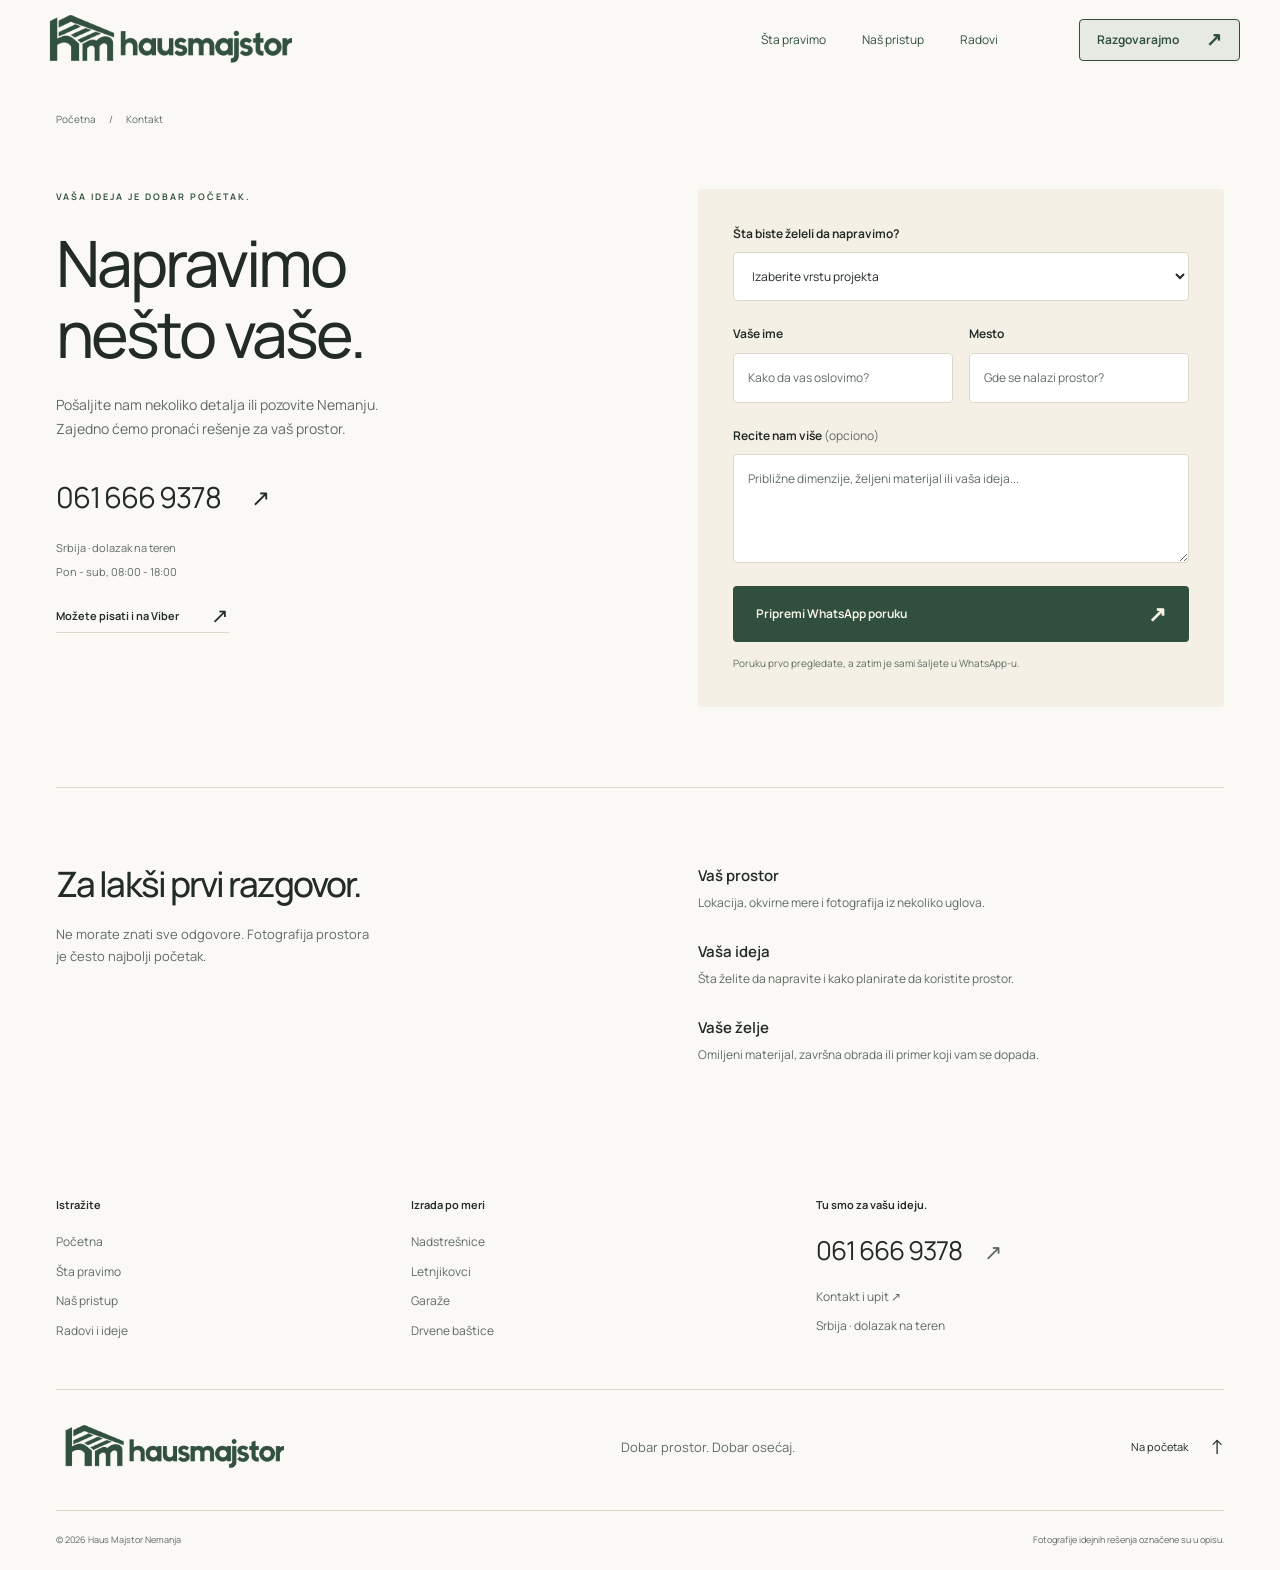
<file: hausmajstor-premium/kontakt.html>
<!doctype html>
<html lang="sr-Latn"><head><meta charset="UTF-8"><meta name="viewport" content="width=device-width, initial-scale=1"><meta name="theme-color" content="#f8f9f7"><title>Kontakt | Haus Majstor Nemanja</title><meta name="description" content="Javite se Haus Majstoru Nemanji na 061 666 9378 ili pripremite WhatsApp upit za vaš projekat. Srbija, dolazak na teren."><meta property="og:title" content="Kontakt | Haus Majstor Nemanja"><meta property="og:description" content="Javite se Haus Majstoru Nemanji na 061 666 9378 ili pripremite WhatsApp upit za vaš projekat. Srbija, dolazak na teren."><meta property="og:type" content="website"><meta property="og:locale" content="sr_RS"><meta property="og:image" content="assets/hero-pergola.webp"><link rel="icon" href="assets/favicon.svg" type="image/svg+xml"><link rel="preload" href="assets/manrope-latin.woff2" as="font" type="font/woff2" crossorigin><link rel="preload" href="assets/manrope-latin-ext.woff2" as="font" type="font/woff2" crossorigin><link rel="stylesheet" href="styles.css"><link rel="stylesheet" href="pages.css"><script src="app.js" defer></script></head>
<body class="inner-page contact-page"><a class="skip-link" href="#sadrzaj">Pređi na sadržaj</a><header class="site-header">
    <div class="header-inner">
      <a class="brand" href="index.html" aria-label="Hausmajstor — početna">
        <span class="brand-logo" aria-hidden="true"></span>
      </a>
      <nav class="desktop-nav" aria-label="Glavna navigacija">
        <a href="usluge.html">Šta pravimo</a>
        <a href="o-nama.html">Naš pristup</a>
        <a href="radovi.html">Radovi</a>
      </nav>
      <div class="header-actions">
        <a class="header-contact" href="kontakt.html" aria-current="page">Razgovarajmo <span aria-hidden="true">↗</span></a>
        <button class="menu-toggle" type="button" aria-expanded="false" aria-controls="mobile-nav" aria-label="Otvori meni"><span></span><span></span></button>
      </div>
    </div>
    <nav id="mobile-nav" class="mobile-nav" aria-label="Mobilna navigacija" hidden>
      <a href="usluge.html">Šta pravimo <span aria-hidden="true">↗</span></a>
      <a href="o-nama.html">Naš pristup <span aria-hidden="true">↗</span></a>
      <a href="radovi.html">Radovi <span aria-hidden="true">↗</span></a>
      <a href="kontakt.html" aria-current="page">Razgovarajmo <span aria-hidden="true">↗</span></a>
      <a class="menu-phone" href="tel:+381616669378">061 666 9378</a>
    </nav>
  </header><main id="sadrzaj"><nav class="breadcrumbs container" aria-label="Putanja stranice"><a href="index.html">Početna</a><span aria-hidden="true">/</span><span aria-current="page">Kontakt</span></nav><section class="contact section standalone-contact" id="kontakt" aria-labelledby="contact-title">
      <div class="container contact-grid">
        <div class="contact-copy"><p class="eyebrow">VAŠA IDEJA JE DOBAR POČETAK.</p><h1 id="contact-title"><span class="hero-line"><span>Napravimo </span></span><span class="hero-line"><span>nešto vaše.</span></span></h1><p>Pošaljite nam nekoliko detalja ili pozovite Nemanju. Zajedno ćemo pronaći rešenje za vaš prostor.</p><a class="contact-phone" href="tel:+381616669378">061 666 9378 <span aria-hidden="true">↗</span></a><div class="contact-meta"><span>Srbija · dolazak na teren</span><span>Pon - sub, 08:00 - 18:00</span></div><a class="text-link viber-link" href="viber://chat?number=%2B381616669378">Možete pisati i na Viber <span aria-hidden="true">↗</span></a></div>
        <form id="inquiry-form" class="inquiry-form" data-reveal>
          <div class="form-field"><label for="project-type">Šta biste želeli da napravimo?</label><select id="project-type" name="project" required><option value="">Izaberite vrstu projekta</option><option>Nadstrešnica</option><option>Letnjikovac</option><option>Garaža</option><option>Drvena baštica</option><option>Druga ideja</option></select></div>
          <div class="form-row"><div class="form-field"><label for="client-name">Vaše ime</label><input id="client-name" name="name" type="text" placeholder="Kako da vas oslovimo?" autocomplete="given-name" maxlength="80" required></div><div class="form-field"><label for="project-location">Mesto</label><input id="project-location" name="location" type="text" placeholder="Gde se nalazi prostor?" autocomplete="address-level2" maxlength="120" required></div></div>
          <div class="form-field"><label for="project-message">Recite nam više <span>(opciono)</span></label><textarea id="project-message" name="message" rows="3" maxlength="1800" placeholder="Približne dimenzije, željeni materijal ili vaša ideja..."></textarea></div>
          <button class="button button-green form-submit" type="submit">Pripremi WhatsApp poruku <span aria-hidden="true">↗</span></button>
          <p class="form-note">Poruku prvo pregledate, a zatim je sami šaljete u WhatsApp-u.</p>
          <noscript><p>Za pripremu poruke uključite JavaScript ili pozovite <a href="tel:+381616669378">061 666 9378</a>.</p></noscript>
        </form>
      </div>
    </section><section class="contact-preparation section container"><div data-reveal><h2>Za lakši prvi razgovor.</h2><p>Ne morate znati sve odgovore. Fotografija prostora je često najbolji početak.</p></div><div class="contact-checklist"><article data-reveal><h3>Vaš prostor</h3><p>Lokacija, okvirne mere i fotografija iz nekoliko uglova.</p></article><article data-reveal><h3>Vaša ideja</h3><p>Šta želite da napravite i kako planirate da koristite prostor.</p></article><article data-reveal><h3>Vaše želje</h3><p>Omiljeni materijal, završna obrada ili primer koji vam se dopada.</p></article></div></section></main><footer class="site-footer container"><div class="footer-directory"><div><p>Istražite</p><a href="index.html">Početna</a><a href="usluge.html">Šta pravimo</a><a href="o-nama.html">Naš pristup</a><a href="radovi.html">Radovi i ideje</a></div><div><p>Izrada po meri</p><a href="nadstresnice.html">Nadstrešnice</a><a href="letnjikovci.html">Letnjikovci</a><a href="garaze.html">Garaže</a><a href="bastice.html">Drvene baštice</a></div><div><p>Tu smo za vašu ideju.</p><a class="footer-phone" href="tel:+381616669378">061 666 9378 <span aria-hidden="true">↗</span></a><a href="kontakt.html">Kontakt i upit <span aria-hidden="true">↗</span></a><span>Srbija · dolazak na teren</span></div></div><div class="footer-top"><a class="brand" href="index.html" aria-label="Hausmajstor — početna"><span class="brand-logo" aria-hidden="true"></span></a><p>Dobar prostor. Dobar osećaj.</p><a class="back-top" href="#sadrzaj">Na početak <span aria-hidden="true">↑</span></a></div><div class="footer-bottom"><p>© <span id="year">2026</span> Haus Majstor Nemanja</p><p>Fotografije idejnih rešenja označene su u opisu.</p></div></footer><dialog id="message-dialog" class="message-dialog" aria-labelledby="message-title"><button class="dialog-close" type="button" data-close-dialog aria-label="Zatvori pregled poruke">×</button><h2 id="message-title">Vaša ideja, spremna za slanje.</h2><p>Pregledajte poruku pre otvaranja WhatsApp-a.</p><pre id="message-preview"></pre><a id="whatsapp-link" class="button button-green" href="https://wa.me/381616669378" target="_blank" rel="noopener noreferrer">Otvori WhatsApp <span aria-hidden="true">↗</span></a><button type="button" id="copy-message" class="copy-message">Kopiraj poruku</button><p id="copy-status" class="copy-status" role="status" aria-live="polite"></p></dialog></body></html>
</file>
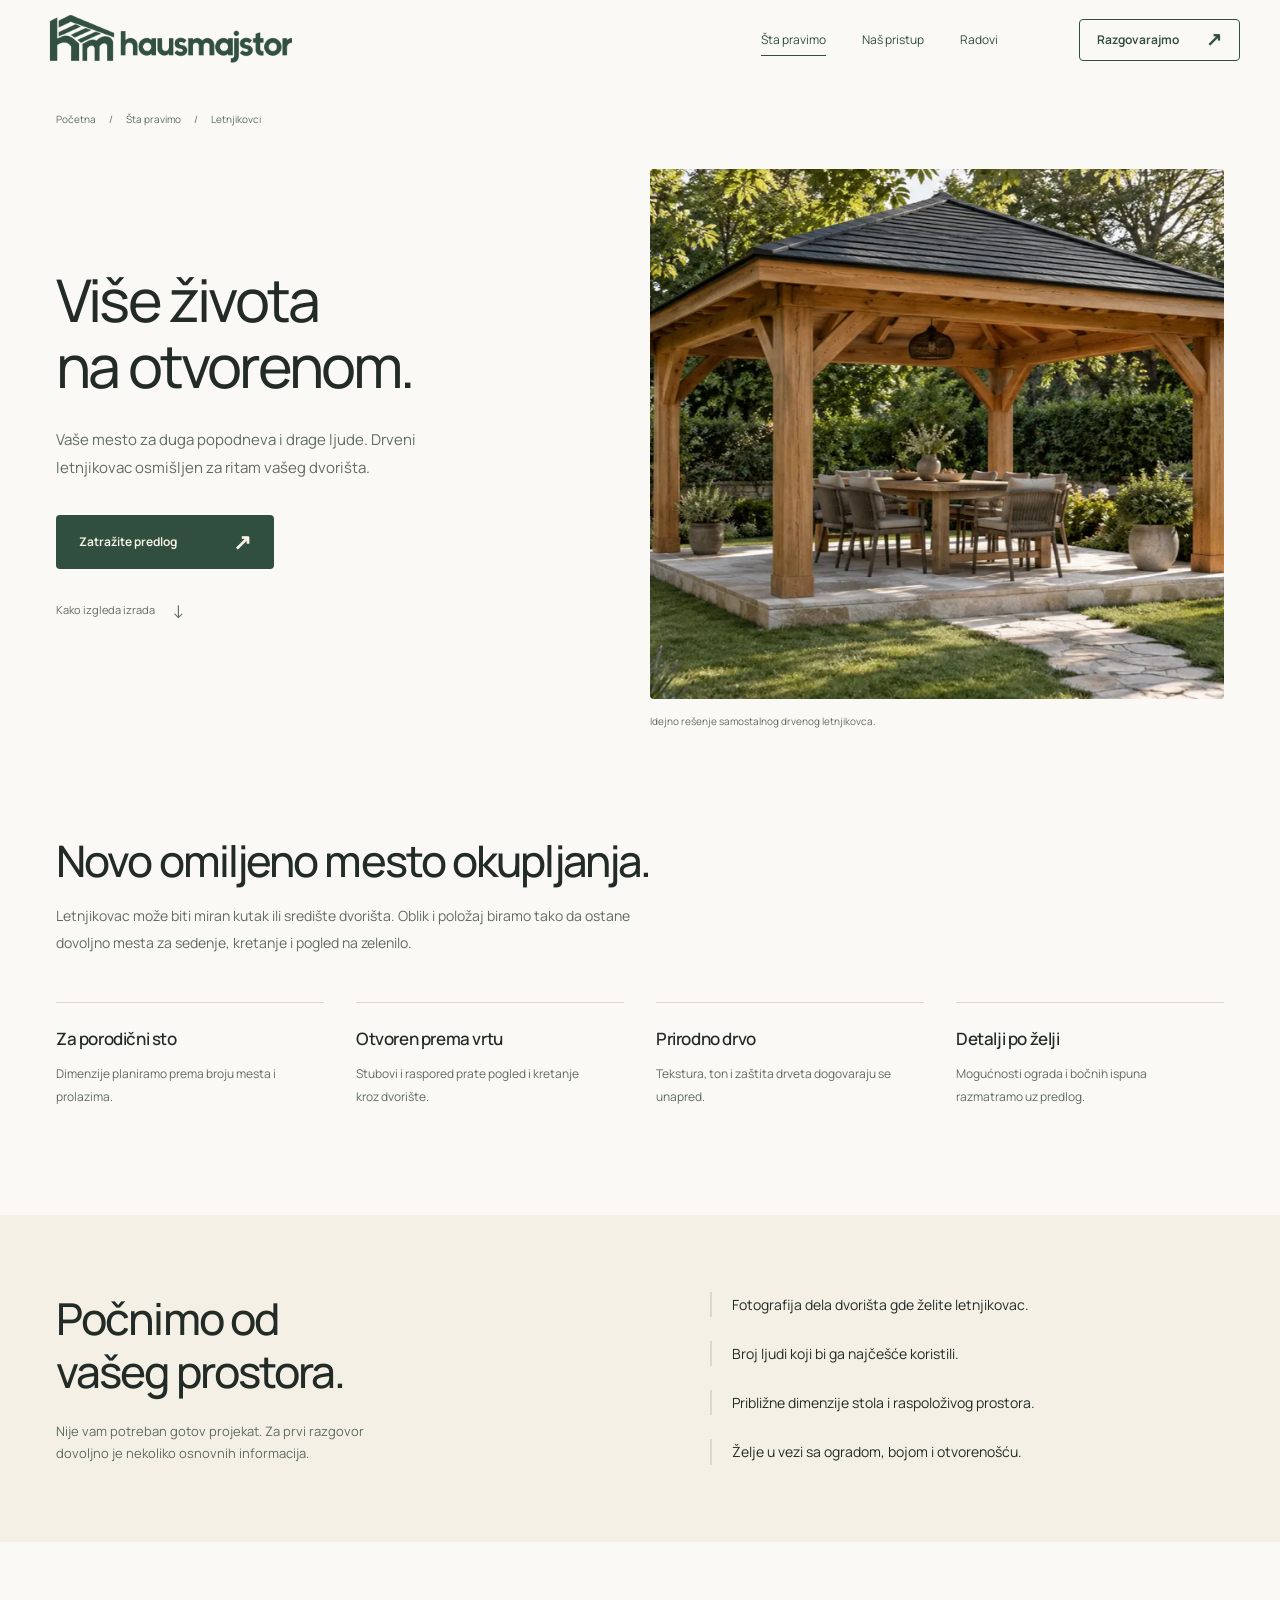
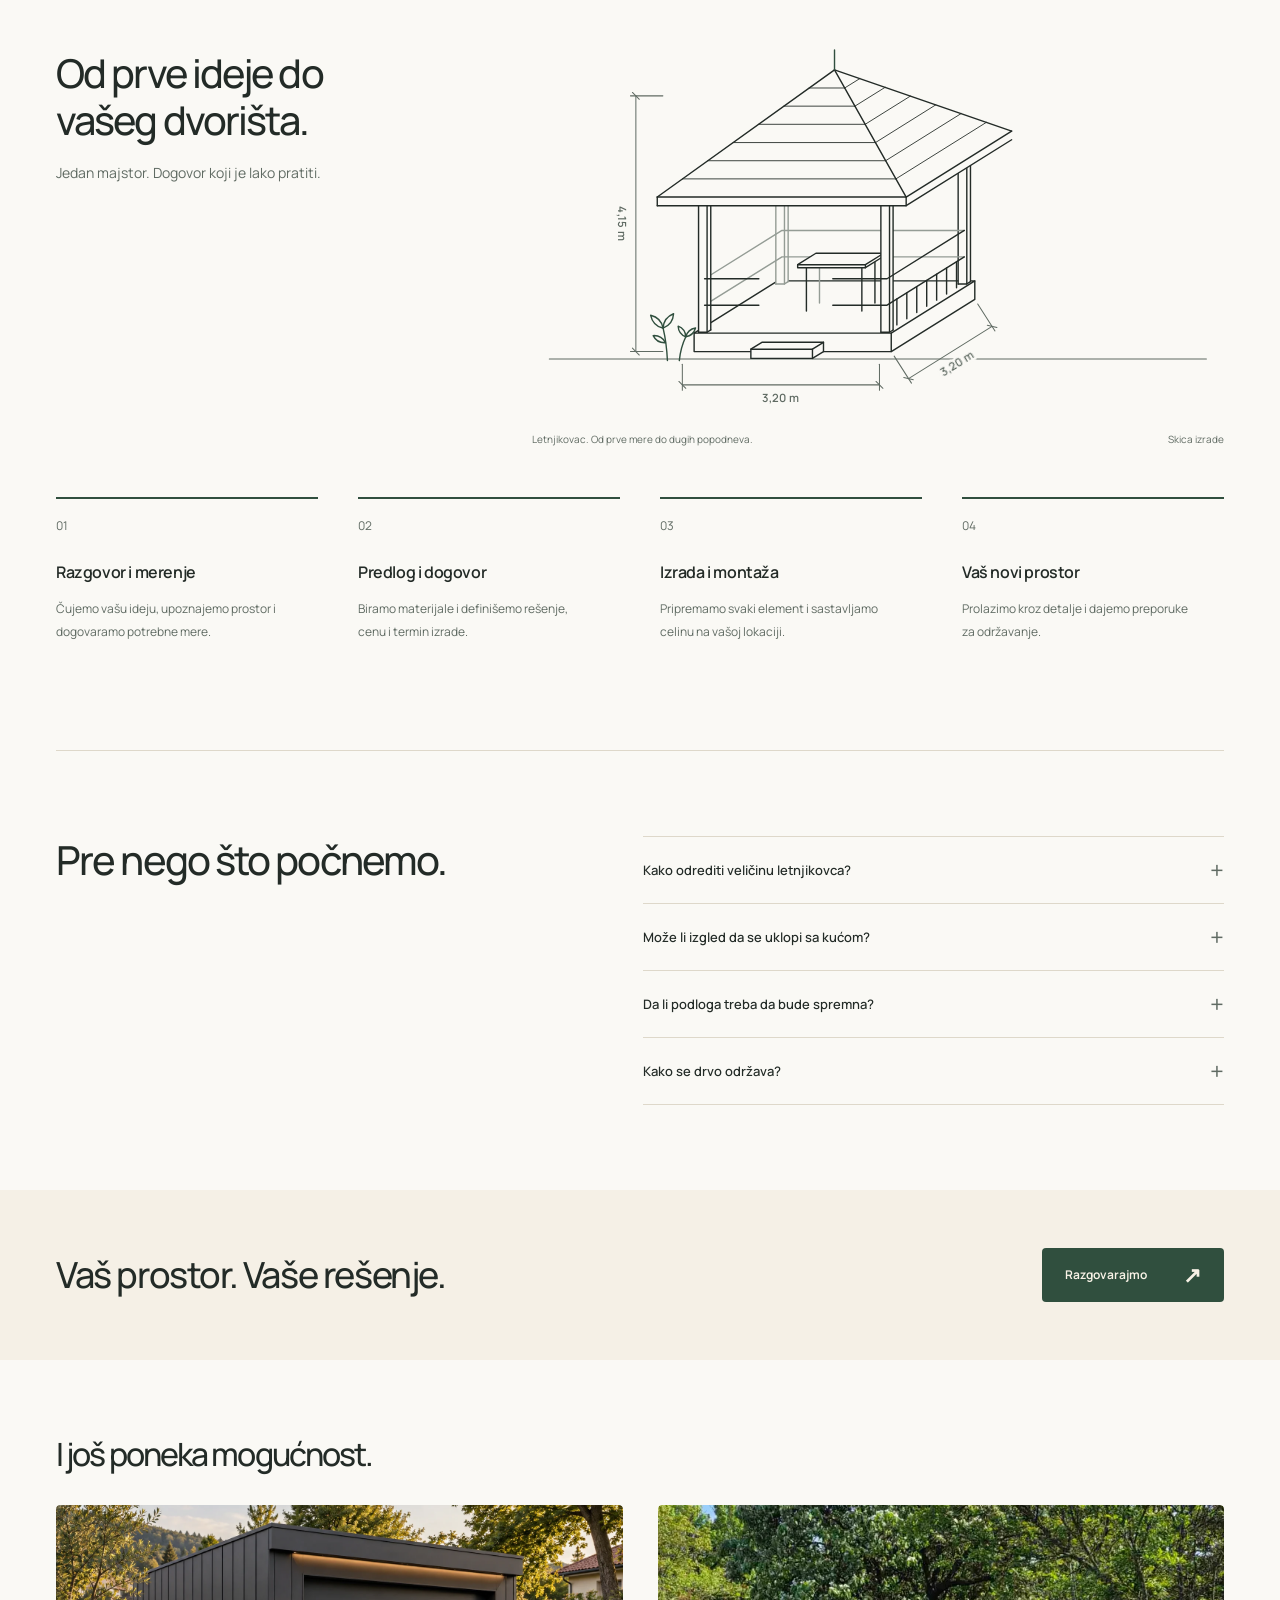
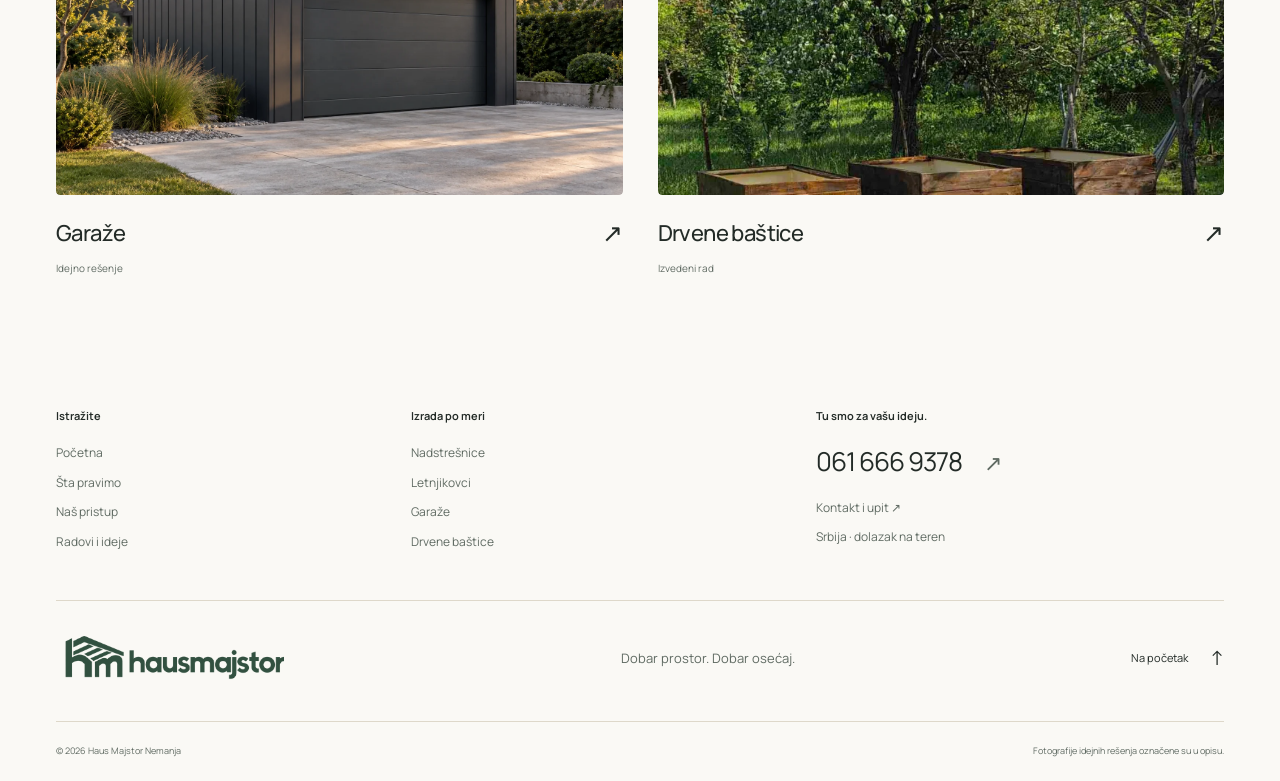
<file: hausmajstor-premium/letnjikovci.html>
<!doctype html>
<html lang="sr-Latn"><head><meta charset="UTF-8"><meta name="viewport" content="width=device-width, initial-scale=1"><meta name="theme-color" content="#f8f9f7"><title>Letnjikovci po meri | Haus Majstor Nemanja</title><meta name="description" content="Drveni letnjikovci i altani po meri vašeg dvorišta. Dogovor o obliku, dimenzijama, materijalima i montaži."><meta property="og:title" content="Letnjikovci po meri | Haus Majstor Nemanja"><meta property="og:description" content="Drveni letnjikovci i altani po meri vašeg dvorišta. Dogovor o obliku, dimenzijama, materijalima i montaži."><meta property="og:type" content="website"><meta property="og:locale" content="sr_RS"><meta property="og:image" content="assets/letnjikovac.webp"><link rel="icon" href="assets/favicon.svg" type="image/svg+xml"><link rel="preload" href="assets/manrope-latin.woff2" as="font" type="font/woff2" crossorigin><link rel="preload" href="assets/manrope-latin-ext.woff2" as="font" type="font/woff2" crossorigin><link rel="stylesheet" href="styles.css"><link rel="stylesheet" href="pages.css"><script src="app.js" defer></script></head>
<body class="inner-page service-page"><a class="skip-link" href="#sadrzaj">Pređi na sadržaj</a><header class="site-header">
    <div class="header-inner">
      <a class="brand" href="index.html" aria-label="Hausmajstor — početna">
        <span class="brand-logo" aria-hidden="true"></span>
      </a>
      <nav class="desktop-nav" aria-label="Glavna navigacija">
        <a href="usluge.html" aria-current="page">Šta pravimo</a>
        <a href="o-nama.html">Naš pristup</a>
        <a href="radovi.html">Radovi</a>
      </nav>
      <div class="header-actions">
        <a class="header-contact" href="kontakt.html">Razgovarajmo <span aria-hidden="true">↗</span></a>
        <button class="menu-toggle" type="button" aria-expanded="false" aria-controls="mobile-nav" aria-label="Otvori meni"><span></span><span></span></button>
      </div>
    </div>
    <nav id="mobile-nav" class="mobile-nav" aria-label="Mobilna navigacija" hidden>
      <a href="usluge.html" aria-current="page">Šta pravimo <span aria-hidden="true">↗</span></a>
      <a href="o-nama.html">Naš pristup <span aria-hidden="true">↗</span></a>
      <a href="radovi.html">Radovi <span aria-hidden="true">↗</span></a>
      <a href="kontakt.html">Razgovarajmo <span aria-hidden="true">↗</span></a>
      <a class="menu-phone" href="tel:+381616669378">061 666 9378</a>
    </nav>
  </header><main id="sadrzaj"><nav class="breadcrumbs container" aria-label="Putanja stranice"><a href="index.html">Početna</a><span aria-hidden="true">/</span><a href="usluge.html">Šta pravimo</a><span aria-hidden="true">/</span><span aria-current="page">Letnjikovci</span></nav>
    <section class="page-hero container" aria-labelledby="page-title"><div class="page-hero-copy"><h1 id="page-title"><span class="hero-line"><span>Više života </span></span><span class="hero-line"><span>na otvorenom.</span></span></h1><p>Vaše mesto za duga popodneva i drage ljude. Drveni letnjikovac osmišljen za ritam vašeg dvorišta.</p><a class="button button-green" href="kontakt.html?usluga=letnjikovci">Zatražite predlog <span aria-hidden="true">↗</span></a><a class="page-secondary-link" href="#izrada">Kako izgleda izrada <span aria-hidden="true">↓</span></a></div><figure class="page-photo "><div class="page-photo-frame"><img src="assets/letnjikovac.webp" alt="Idejna vizualizacija drvenog letnjikovca sa stolom i stolicama u vrtu" width="1200" height="900" style="object-position:center" fetchpriority="high"></div><figcaption>Idejno rešenje samostalnog drvenog letnjikovca.</figcaption></figure></section>
    <section class="service-options section container"><div class="section-heading" data-reveal><h2>Novo omiljeno mesto okupljanja.</h2><p>Letnjikovac može biti miran kutak ili središte dvorišta. Oblik i položaj biramo tako da ostane dovoljno mesta za sedenje, kretanje i pogled na zelenilo.</p></div><div class="options-grid"><article data-reveal><h3>Za porodični sto</h3><p>Dimenzije planiramo prema broju mesta i prolazima.</p></article><article data-reveal><h3>Otvoren prema vrtu</h3><p>Stubovi i raspored prate pogled i kretanje kroz dvorište.</p></article><article data-reveal><h3>Prirodno drvo</h3><p>Tekstura, ton i zaštita drveta dogovaraju se unapred.</p></article><article data-reveal><h3>Detalji po želji</h3><p>Mogućnosti ograda i bočnih ispuna razmatramo uz predlog.</p></article></div></section>
    <section class="prepare-section"><div class="container prepare-grid"><div data-reveal><h2>Počnimo od<br>vašeg prostora.</h2><p>Nije vam potreban gotov projekat. Za prvi razgovor dovoljno je nekoliko osnovnih informacija.</p></div><ul class="preparation-list" data-reveal><li>Fotografija dela dvorišta gde želite letnjikovac.</li><li>Broj ljudi koji bi ga najčešće koristili.</li><li>Približne dimenzije stola i raspoloživog prostora.</li><li>Želje u vezi sa ogradom, bojom i otvorenošću.</li></ul></div></section>
    <section class="process section container page-process" id="izrada" aria-labelledby="process-title">
      <div class="process-intro"><div class="section-heading" data-reveal><h2 id="process-title">Od prve ideje do vašeg dvorišta.</h2><p>Jedan majstor. Dogovor koji je lako pratiti.</p></div><figure class="build-drawing" data-build="letnjikovci"><svg class="build-art" viewBox="0 0 640 360" role="img" aria-label="Skica izrade: letnjikovac. Merenje prostora, predlog, konstrukcija i završen prostor."><g><path class="s mark" d="M16 298.8L624 298.8" pathLength="1" style="--at:0s;--dur:1.1s"/><path class="s mark temp" d="M222.2 245.5L240.4 245.5" pathLength="1" style="--at:0.3s;--dur:0.3s"/><path class="s mark temp" d="M224 250L238.5 241" pathLength="1" style="--at:0.35s;--dur:0.3s"/><path class="s mark temp" d="M390.9 245.5L409.1 245.5" pathLength="1" style="--at:0.37s;--dur:0.3s"/><path class="s mark temp" d="M392.8 250L407.3 241" pathLength="1" style="--at:0.42s;--dur:0.3s"/><path class="s mark temp" d="M150.6 290.2L168.9 290.2" pathLength="1" style="--at:0.44s;--dur:0.3s"/><path class="s mark temp" d="M152.5 294.7L167 285.7" pathLength="1" style="--at:0.49s;--dur:0.3s"/><path class="s mark temp" d="M319.3 290.2L337.6 290.2" pathLength="1" style="--at:0.51s;--dur:0.3s"/><path class="s mark temp" d="M321.2 294.7L335.7 285.7" pathLength="1" style="--at:0.56s;--dur:0.3s"/><path class="s mark temp" d="M150 292L332.4 292L409.7 243.7L227.3 243.7L150 292" pathLength="1" style="--at:0.45s;--dur:0.8s"/><path class="s mark" d="M139.1 303.8L139.1 327.8" pathLength="1" style="--at:0.55s;--dur:0.4s"/><path class="s mark" d="M321.5 303.8L321.5 327.8" pathLength="1" style="--at:0.55s;--dur:0.4s"/><path class="s mark" d="M139.1 322.8L321.5 322.8" pathLength="1" style="--at:0.7s;--dur:0.75s"/><path class="s mark" d="M135.9 319.6L142.3 326" pathLength="1" style="--at:1s;--dur:0.2s"/><path class="s mark" d="M318.3 319.6L324.7 326" pathLength="1" style="--at:1s;--dur:0.2s"/><path class="s mark" d="M335.1 296.2L351.1 321.2" pathLength="1" style="--at:0.7s;--dur:0.4s"/><path class="s mark" d="M412.4 247.9L428.4 272.9" pathLength="1" style="--at:0.7s;--dur:0.4s"/><path class="s mark" d="M348.4 317L425.7 268.7" pathLength="1" style="--at:0.85s;--dur:0.75s"/><path class="s mark" d="M344 316L352.8 318" pathLength="1" style="--at:1.15s;--dur:0.2s"/><path class="s mark" d="M421.3 267.7L430.2 269.7" pathLength="1" style="--at:1.15s;--dur:0.2s"/><path class="s mark" d="M121.1 292L91.1 292" pathLength="1" style="--at:0.85s;--dur:0.4s"/><path class="s mark" d="M121.1 55.4L91.1 55.4" pathLength="1" style="--at:0.85s;--dur:0.4s"/><path class="s mark" d="M96.1 292L96.1 55.4" pathLength="1" style="--at:1s;--dur:0.75s"/><path class="s mark" d="M99.3 295.2L92.9 288.8" pathLength="1" style="--at:1.3s;--dur:0.2s"/><path class="s mark" d="M99.3 58.6L92.9 52.2" pathLength="1" style="--at:1.3s;--dur:0.2s"/><path class="o" d="M150 292L332.4 292L409.7 243.7L409.7 226.6L227.3 226.6L150 274.9Z" style="--at:2.17s"/><path class="s" d="M150 292L332.4 292L332.4 274.9L150 274.9L150 292" pathLength="1" style="--at:1.85s;--dur:0.7s"/><path class="s" d="M150 274.9L227.3 226.6L409.7 226.6L332.4 274.9" pathLength="1" style="--at:2.1s;--dur:0.7s"/><path class="s" d="M332.4 292L409.7 243.7L409.7 226.6" pathLength="1" style="--at:2.1s;--dur:0.7s"/><path class="o" d="M202.5 298.3L259.5 298.3L269.7 292L269.7 283.4L212.7 283.4L202.5 289.8Z" style="--at:2.23s"/><path class="s" d="M202.5 298.3L259.5 298.3L259.5 289.8L202.5 289.8L202.5 298.3" pathLength="1" style="--at:2s;--dur:0.5s"/><path class="s" d="M202.5 289.8L212.7 283.4L269.7 283.4L259.5 289.8" pathLength="1" style="--at:2.17s;--dur:0.5s"/><path class="s" d="M259.5 298.3L269.7 292L269.7 283.4" pathLength="1" style="--at:2.17s;--dur:0.5s"/><path class="o" d="M225.6 229.4L233.6 229.4L237 227.3L237 95.1L229 95.1L225.6 97.2Z" style="--at:2.58s"/><path class="s soft" d="M225.6 229.4L225.6 97.2" pathLength="1" style="--at:2.27s;--dur:0.7s"/><path class="s soft" d="M233.6 229.4L233.6 97.2" pathLength="1" style="--at:2.27s;--dur:0.7s"/><path class="s soft" d="M237 227.3L237 95.1" pathLength="1" style="--at:2.27s;--dur:0.7s"/><path class="s soft" d="M225.6 97.2L233.6 97.2L237 95.1L229 95.1L225.6 97.2" pathLength="1" style="--at:2.79s;--dur:0.3s"/><path class="s soft" d="M225.6 229.4L233.6 229.4L237 227.3" pathLength="1" style="--at:2.27s;--dur:0.3s"/><path class="o" d="M394.3 229.4L402.3 229.4L405.7 227.3L405.7 95.1L397.7 95.1L394.3 97.2Z" style="--at:2.67s"/><path class="s" d="M394.3 229.4L394.3 97.2" pathLength="1" style="--at:2.35s;--dur:0.7s"/><path class="s" d="M402.3 229.4L402.3 97.2" pathLength="1" style="--at:2.35s;--dur:0.7s"/><path class="s" d="M405.7 227.3L405.7 95.1" pathLength="1" style="--at:2.35s;--dur:0.7s"/><path class="s" d="M394.3 97.2L402.3 97.2L405.7 95.1L397.7 95.1L394.3 97.2" pathLength="1" style="--at:2.88s;--dur:0.3s"/><path class="s" d="M394.3 229.4L402.3 229.4L405.7 227.3" pathLength="1" style="--at:2.35s;--dur:0.3s"/><path class="s soft" d="M159.7 224.6L231.3 179.9L400 179.9" pathLength="1" style="--at:2.9s;--dur:0.6s"/><path class="s soft" d="M159.7 249.1L231.3 204.4L400 204.4" pathLength="1" style="--at:3s;--dur:0.6s"/><path class="s soft" d="M266 247L266 205.4" pathLength="1" style="--at:3.65s;--dur:0.4s"/><path class="s" d="M253.9 254.5L253.9 212.9" pathLength="1" style="--at:3.65s;--dur:0.4s"/><path class="s" d="M305.2 254.5L305.2 212.9" pathLength="1" style="--at:3.65s;--dur:0.4s"/><path class="s" d="M317.3 247L317.3 205.4" pathLength="1" style="--at:3.65s;--dur:0.4s"/><path class="o" d="M245.8 214.4L308.5 214.4L325.4 203.8L325.4 201L262.7 201L245.8 211.6Z" style="--at:3.92s"/><path class="s" d="M245.8 214.4L308.5 214.4L308.5 211.6L245.8 211.6L245.8 214.4" pathLength="1" style="--at:3.7s;--dur:0.5s"/><path class="s" d="M245.8 211.6L262.7 201L325.4 201L308.5 211.6" pathLength="1" style="--at:3.87s;--dur:0.5s"/><path class="s" d="M308.5 214.4L325.4 203.8L325.4 201" pathLength="1" style="--at:3.87s;--dur:0.5s"/><path class="o" d="M154.1 274.1L162 274.1L165.4 272L165.4 139.8L157.4 139.8L154.1 141.9Z" style="--at:2.46s"/><path class="s" d="M154.1 274.1L154.1 141.9" pathLength="1" style="--at:2.15s;--dur:0.7s"/><path class="s" d="M162 274.1L162 141.9" pathLength="1" style="--at:2.15s;--dur:0.7s"/><path class="s" d="M165.4 272L165.4 139.8" pathLength="1" style="--at:2.15s;--dur:0.7s"/><path class="s" d="M154.1 141.9L162 141.9L165.4 139.8L157.4 139.8L154.1 141.9" pathLength="1" style="--at:2.67s;--dur:0.3s"/><path class="s" d="M154.1 274.1L162 274.1L165.4 272" pathLength="1" style="--at:2.15s;--dur:0.3s"/><path class="o" d="M322.8 274.1L330.8 274.1L334.1 272L334.1 139.8L326.2 139.8L322.8 141.9Z" style="--at:2.52s"/><path class="s" d="M322.8 274.1L322.8 141.9" pathLength="1" style="--at:2.21s;--dur:0.7s"/><path class="s" d="M330.8 274.1L330.8 141.9" pathLength="1" style="--at:2.21s;--dur:0.7s"/><path class="s" d="M334.1 272L334.1 139.8" pathLength="1" style="--at:2.21s;--dur:0.7s"/><path class="s" d="M322.8 141.9L330.8 141.9L334.1 139.8L326.2 139.8L322.8 141.9" pathLength="1" style="--at:2.73s;--dur:0.3s"/><path class="s" d="M322.8 274.1L330.8 274.1L334.1 272" pathLength="1" style="--at:2.21s;--dur:0.3s"/><path class="s" d="M159.7 224.6L209.9 224.6" pathLength="1" style="--at:2.95s;--dur:0.35s"/><path class="s" d="M278.3 224.6L328.5 224.6L400 179.9" pathLength="1" style="--at:2.95s;--dur:0.6s"/><path class="s" d="M159.7 249.1L209.9 249.1" pathLength="1" style="--at:3.05s;--dur:0.35s"/><path class="s" d="M278.3 249.1L328.5 249.1L400 204.4" pathLength="1" style="--at:3.05s;--dur:0.6s"/><path class="s" d="M337.6 267.3L337.6 243.4" pathLength="1" style="--at:3.13s;--dur:0.3s"/><path class="s" d="M346.8 261.6L346.8 237.7" pathLength="1" style="--at:3.14s;--dur:0.3s"/><path class="s" d="M356 255.9L356 231.9" pathLength="1" style="--at:3.16s;--dur:0.3s"/><path class="s" d="M365.2 250.1L365.2 226.2" pathLength="1" style="--at:3.18s;--dur:0.3s"/><path class="s" d="M374.4 244.4L374.4 220.5" pathLength="1" style="--at:3.2s;--dur:0.3s"/><path class="s" d="M383.6 238.7L383.6 214.7" pathLength="1" style="--at:3.22s;--dur:0.3s"/><path class="s" d="M392.8 232.9L392.8 209" pathLength="1" style="--at:3.24s;--dur:0.3s"/><path class="o" d="M115.9 149L346.2 149L443.8 88L279.9 31.3Z" style="--at:3.05s"/><path class="o" d="M115.9 149L115.9 157L346.2 157L443.8 96L443.8 88L346.2 149Z" style="--at:3.05s"/><path class="s" d="M115.9 157L346.2 157L443.8 96" pathLength="1" style="--at:2.75s;--dur:0.7s"/><path class="s" d="M115.9 157L115.9 149" pathLength="1" style="--at:2.75s;--dur:0.2s"/><path class="s" d="M115.9 149L346.2 149L443.8 88" pathLength="1" style="--at:2.8s;--dur:0.7s"/><path class="s" d="M346.2 157L346.2 149" pathLength="1" style="--at:2.85s;--dur:0.2s"/><path class="s" d="M115.9 149L279.9 31.3" pathLength="1" style="--at:3s;--dur:0.6s"/><path class="s" d="M346.2 149L279.9 31.3" pathLength="1" style="--at:3.05s;--dur:0.6s"/><path class="s" d="M443.8 88L279.9 31.3" pathLength="1" style="--at:3.1s;--dur:0.6s"/><path class="s fine" d="M139.3 132.2L336.7 132.2" pathLength="1" style="--at:3.87s;--dur:0.45s"/><path class="s fine" d="M336.7 132.2L420.4 79.9" pathLength="1" style="--at:3.92s;--dur:0.45s"/><path class="s fine" d="M162.8 115.4L327.2 115.4" pathLength="1" style="--at:3.94s;--dur:0.45s"/><path class="s fine" d="M327.2 115.4L397 71.8" pathLength="1" style="--at:3.99s;--dur:0.45s"/><path class="s fine" d="M186.2 98.6L317.8 98.6" pathLength="1" style="--at:4.01s;--dur:0.45s"/><path class="s fine" d="M317.8 98.6L373.6 63.7" pathLength="1" style="--at:4.06s;--dur:0.45s"/><path class="s fine" d="M209.6 81.7L308.3 81.7" pathLength="1" style="--at:4.08s;--dur:0.45s"/><path class="s fine" d="M308.3 81.7L350.1 55.6" pathLength="1" style="--at:4.13s;--dur:0.45s"/><path class="s fine" d="M233 64.9L298.8 64.9" pathLength="1" style="--at:4.15s;--dur:0.45s"/><path class="s fine" d="M298.8 64.9L326.7 47.5" pathLength="1" style="--at:4.2s;--dur:0.45s"/><path class="s fine" d="M256.4 48.1L289.3 48.1" pathLength="1" style="--at:4.22s;--dur:0.45s"/><path class="s fine" d="M289.3 48.1L303.3 39.4" pathLength="1" style="--at:4.27s;--dur:0.45s"/><path class="s accent" d="M279.9 31.3L279.9 13" pathLength="1" style="--at:4.4s;--dur:0.3s"/><path class="s leaf" d="M125.3 300.3Q124.5 283.8 121.3 270.3" pathLength="1" style="--at:4.15s;--dur:0.45s"/><path class="s leaf" d="M121.3 270.3Q119.4 260.7 109.8 258.4Q111.8 268 121.3 270.3" pathLength="1" style="--at:4.4s;--dur:0.55s"/><path class="s leaf" d="M121.3 270.3Q130.4 266.7 131 257Q121.9 260.5 121.3 270.3" pathLength="1" style="--at:4.47s;--dur:0.55s"/><path class="s leaf" d="M123.5 283.8Q119.9 276.8 112.1 277.2Q115.6 284.2 123.5 283.8" pathLength="1" style="--at:4.55s;--dur:0.55s"/><path class="s leaf" d="M136.3 300.3Q137.5 288.2 142.3 278.3" pathLength="1" style="--at:4.27s;--dur:0.45s"/><path class="s leaf" d="M142.3 278.3Q141.9 271.1 135.2 268.5Q135.6 275.7 142.3 278.3" pathLength="1" style="--at:4.52s;--dur:0.55s"/><path class="s leaf" d="M142.3 278.3Q149.4 277.1 151.3 270.2Q144.2 271.4 142.3 278.3" pathLength="1" style="--at:4.59s;--dur:0.55s"/></g><g class="build-plan"><path class="p" d="M150 292L332.4 292L332.4 274.9L150 274.9L150 292" style="--at:1.15s"/><path class="p" d="M150 274.9L227.3 226.6L409.7 226.6L332.4 274.9" style="--at:1.2s"/><path class="p" d="M332.4 292L409.7 243.7L409.7 226.6" style="--at:1.25s"/><path class="p" d="M231.3 228.4L231.3 96.1" style="--at:1.27s"/><path class="p" d="M400 228.4L400 96.1" style="--at:1.32s"/><path class="p" d="M159.7 273.1L159.7 140.8" style="--at:1.37s"/><path class="p" d="M328.5 273.1L328.5 140.8" style="--at:1.42s"/><path class="p" d="M115.9 149L346.2 149L443.8 88" style="--at:1.45s"/><path class="p" d="M115.9 149L279.9 31.3" style="--at:1.51s"/><path class="p" d="M346.2 149L279.9 31.3" style="--at:1.51s"/><path class="p" d="M443.8 88L279.9 31.3" style="--at:1.51s"/></g><g><text x="230.3" y="334.8" text-anchor="middle" dominant-baseline="central" style="--at:1.05s">3,20 m</text><text x="393" y="302.1" transform="rotate(-32 393 302.1)" text-anchor="middle" dominant-baseline="central" style="--at:1.2s">3,20 m</text><text x="84.1" y="173.7" transform="rotate(90 84.1 173.7)" text-anchor="middle" dominant-baseline="central" style="--at:1.35s">4,15 m</text></g></svg><figcaption><span>Letnjikovac. Od prve mere do dugih popodneva.</span><span>Skica izrade</span></figcaption></figure></div>
      <ol class="process-steps">
        <li data-reveal><span class="step-index" aria-hidden="true">01</span><h3>Razgovor i merenje</h3><p>Čujemo vašu ideju, upoznajemo prostor i dogovaramo potrebne mere.</p></li>
        <li data-reveal><span class="step-index" aria-hidden="true">02</span><h3>Predlog i dogovor</h3><p>Biramo materijale i definišemo rešenje, cenu i termin izrade.</p></li>
        <li data-reveal><span class="step-index" aria-hidden="true">03</span><h3>Izrada i montaža</h3><p>Pripremamo svaki element i sastavljamo celinu na vašoj lokaciji.</p></li>
        <li data-reveal><span class="step-index" aria-hidden="true">04</span><h3>Vaš novi prostor</h3><p>Prolazimo kroz detalje i dajemo preporuke za održavanje.</p></li>
      </ol>
    </section><section class="faq section container page-faq"><h2 data-reveal>Pre nego što počnemo.</h2><div class="faq-list" data-reveal><details><summary>Kako odrediti veličinu letnjikovca?<span aria-hidden="true">+</span></summary><p>Počinjemo od stola, broja stolica i potrebnih prolaza. Važno je da prostor bude prijatan i kada svi sede za stolom.</p></details><details><summary>Može li izgled da se uklopi sa kućom?<span aria-hidden="true">+</span></summary><p>Da. Oblik krova, ton drveta i jednostavnost detalja možemo uskladiti sa postojećim objektom i dvorištem.</p></details><details><summary>Da li podloga treba da bude spremna?<span aria-hidden="true">+</span></summary><p>Stanje i pripremu podloge definišemo pre izrade. Pošaljite fotografiju, a potrebne radove i njihov obim dogovaramo za vaš prostor.</p></details><details><summary>Kako se drvo održava?<span aria-hidden="true">+</span></summary><p>Održavanje zavisi od vrste drveta, izabrane zaštite i izloženosti vremenu. Pri predaji dobijate preporuke za konkretan materijal i završnu obradu.</p></details></div></section><section class="page-contact-band"><div class="container"><h2 data-reveal>Vaš prostor. Vaše rešenje.</h2><a class="button button-green" data-reveal href="kontakt.html?usluga=letnjikovci">Razgovarajmo <span aria-hidden="true">↗</span></a></div></section><section class="related section container"><h2 data-reveal>I još poneka mogućnost.</h2><div class="related-grid"><a href="garaze.html" class="related-item" data-reveal><span class="related-image"><img src="assets/garaza-grafit.webp" alt="Idejna vizualizacija moderne grafitne garaže sa ravnim krovom, drvenim detaljima i osvetljenim prilazom" width="560" height="320" loading="lazy"></span><div><h3>Garaže</h3><span aria-hidden="true">↗</span></div><p>Idejno rešenje</p></a><a href="bastice.html" class="related-item" data-reveal><span class="related-image"><img src="assets/bastice.webp" alt="Tri izrađene drvene baštice raspoređene na šljunkovitoj podlozi" width="560" height="320" loading="lazy"></span><div><h3>Drvene baštice</h3><span aria-hidden="true">↗</span></div><p>Izvedeni rad</p></a></div></section></main><footer class="site-footer container"><div class="footer-directory"><div><p>Istražite</p><a href="index.html">Početna</a><a href="usluge.html">Šta pravimo</a><a href="o-nama.html">Naš pristup</a><a href="radovi.html">Radovi i ideje</a></div><div><p>Izrada po meri</p><a href="nadstresnice.html">Nadstrešnice</a><a href="letnjikovci.html">Letnjikovci</a><a href="garaze.html">Garaže</a><a href="bastice.html">Drvene baštice</a></div><div><p>Tu smo za vašu ideju.</p><a class="footer-phone" href="tel:+381616669378">061 666 9378 <span aria-hidden="true">↗</span></a><a href="kontakt.html">Kontakt i upit <span aria-hidden="true">↗</span></a><span>Srbija · dolazak na teren</span></div></div><div class="footer-top"><a class="brand" href="index.html" aria-label="Hausmajstor — početna"><span class="brand-logo" aria-hidden="true"></span></a><p>Dobar prostor. Dobar osećaj.</p><a class="back-top" href="#sadrzaj">Na početak <span aria-hidden="true">↑</span></a></div><div class="footer-bottom"><p>© <span id="year">2026</span> Haus Majstor Nemanja</p><p>Fotografije idejnih rešenja označene su u opisu.</p></div></footer></body></html>
</file>
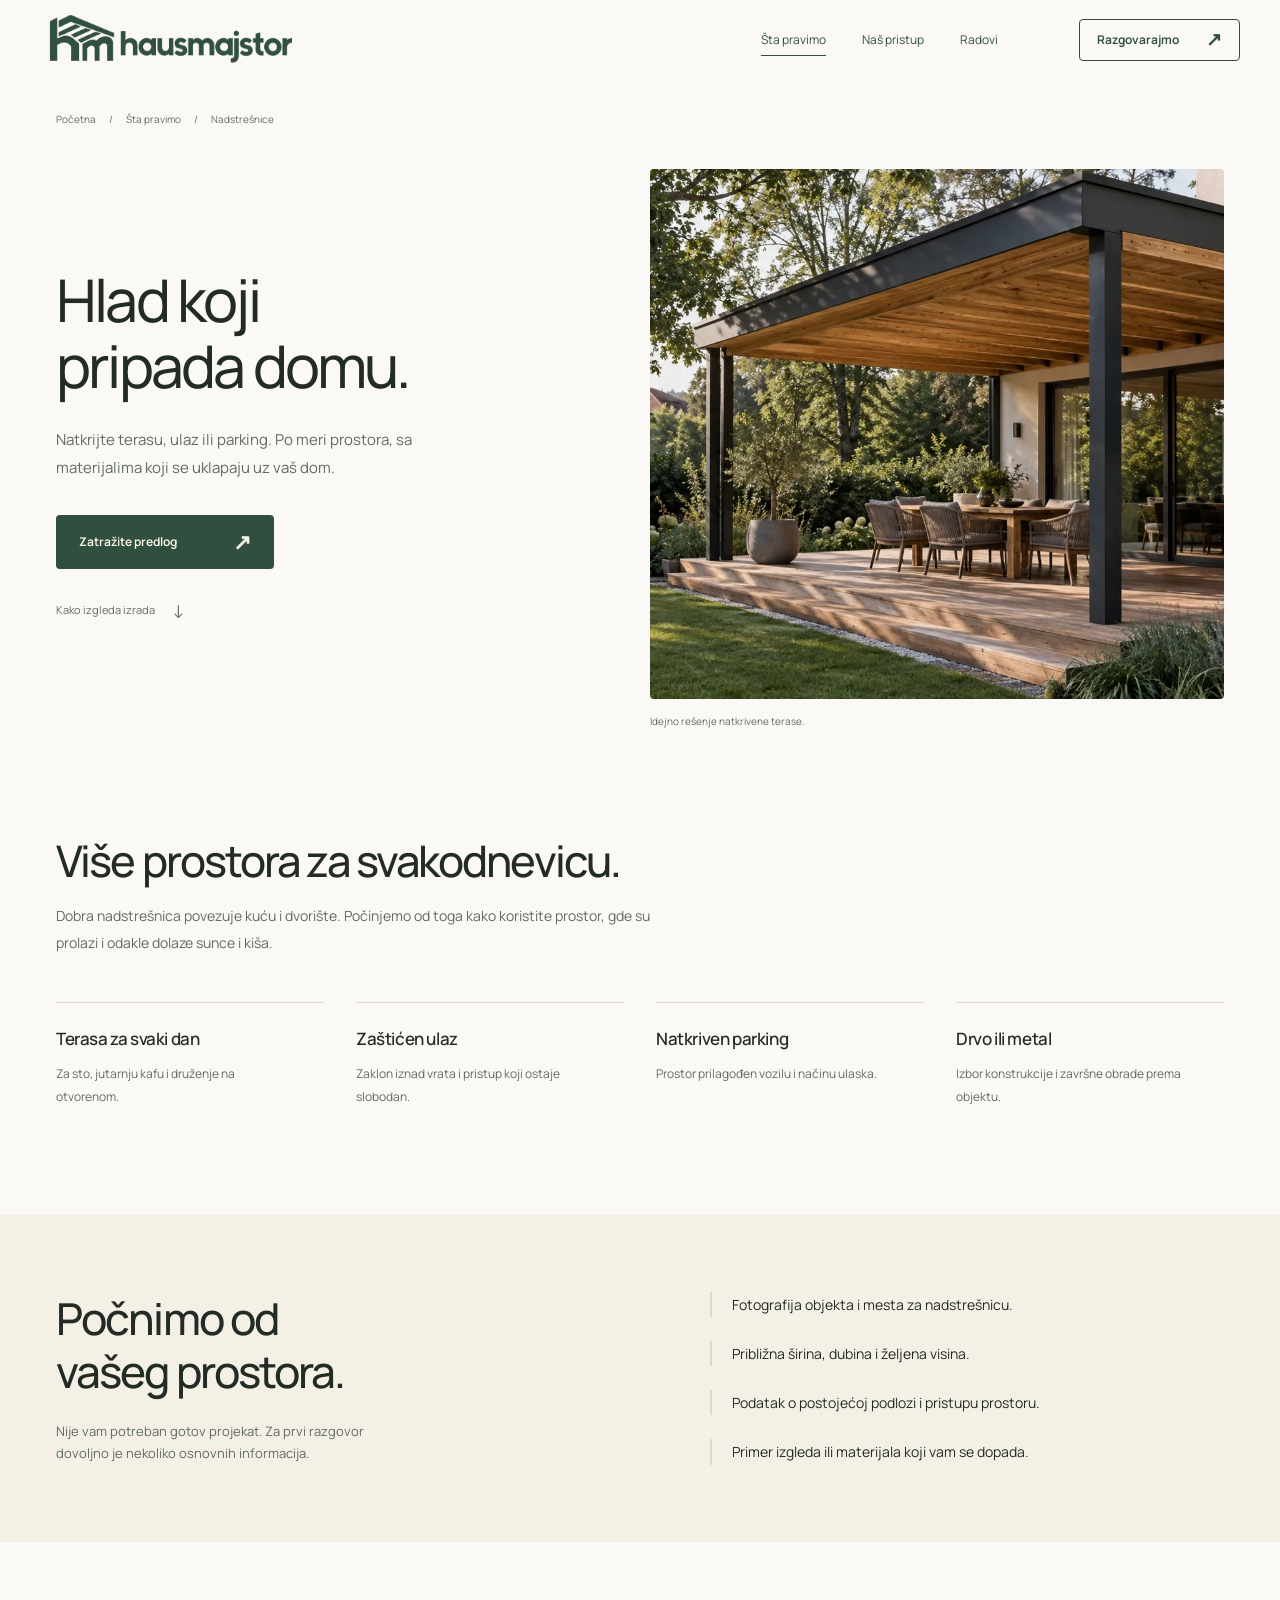
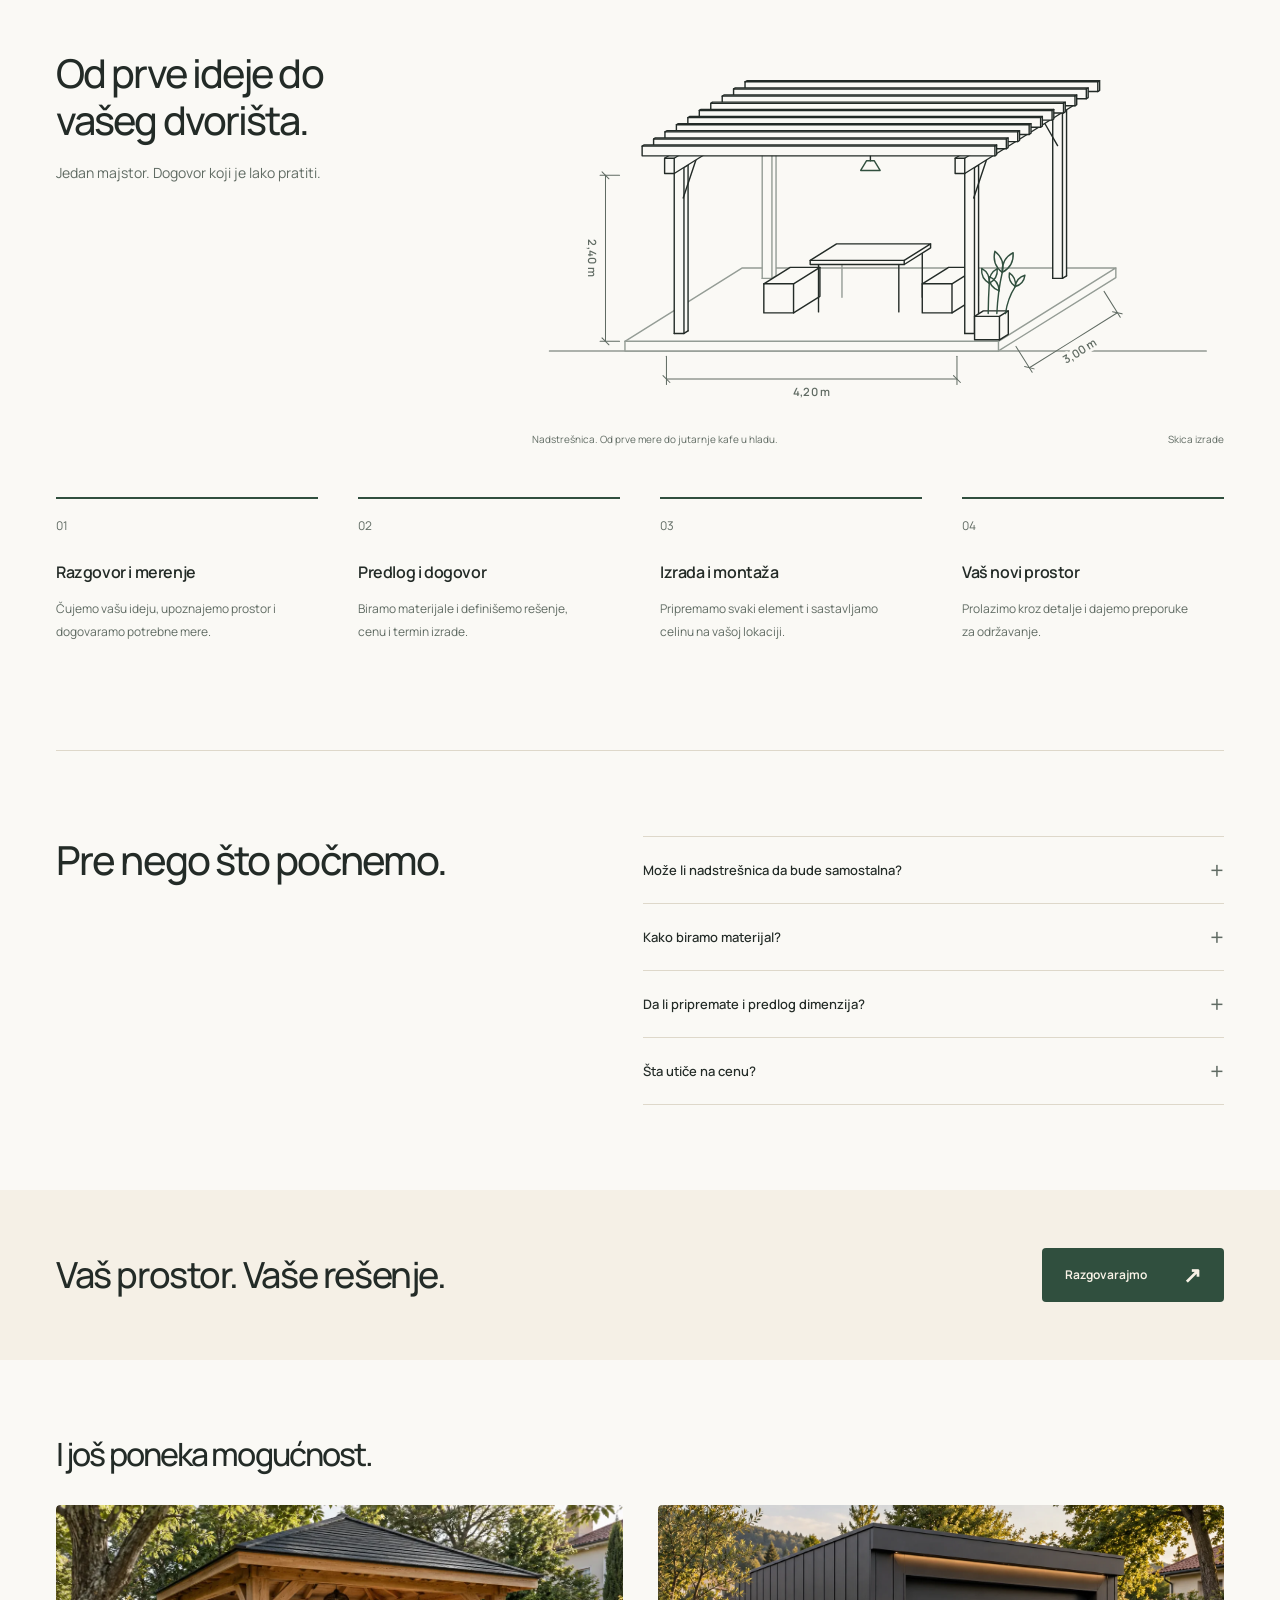
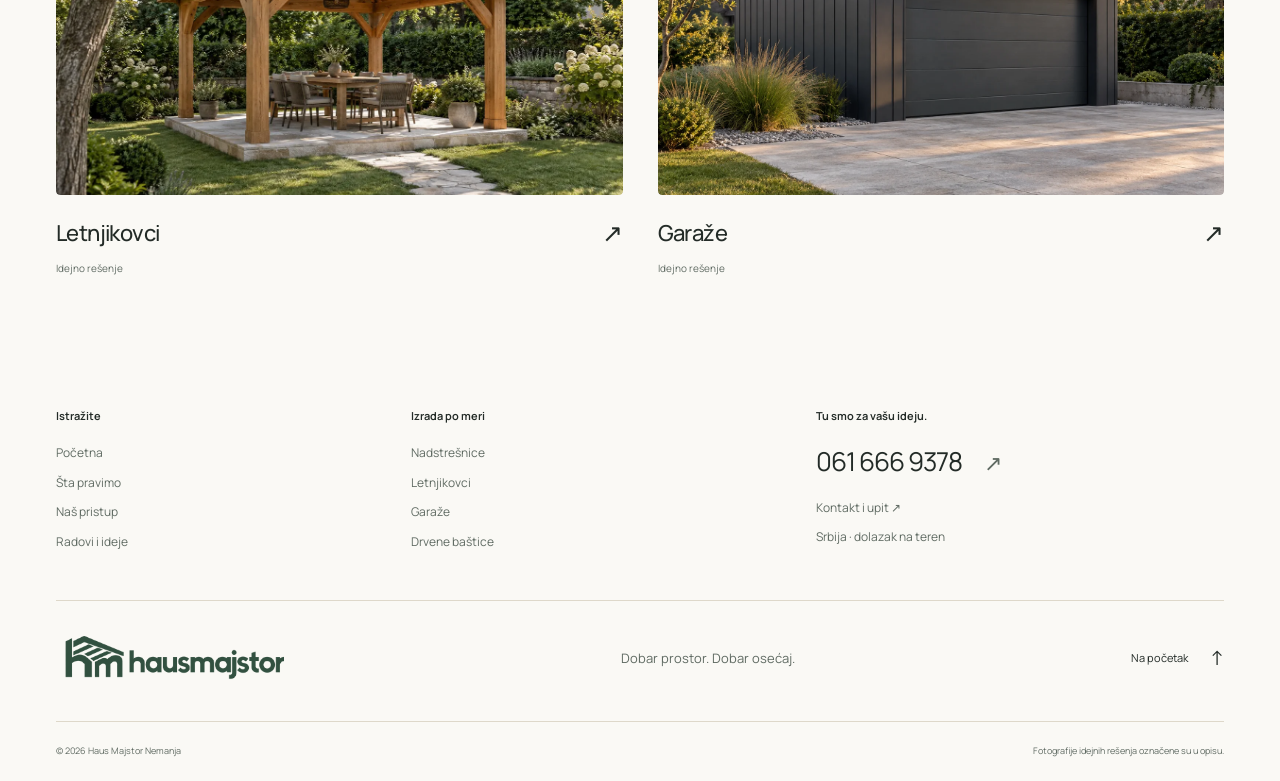
<file: hausmajstor-premium/nadstresnice.html>
<!doctype html>
<html lang="sr-Latn"><head><meta charset="UTF-8"><meta name="viewport" content="width=device-width, initial-scale=1"><meta name="theme-color" content="#f8f9f7"><title>Nadstrešnice po meri | Haus Majstor Nemanja</title><meta name="description" content="Nadstrešnice od drveta i metala po meri. Rešenja za terase, ulaze i parking, od dogovora i merenja do montaže."><meta property="og:title" content="Nadstrešnice po meri | Haus Majstor Nemanja"><meta property="og:description" content="Nadstrešnice od drveta i metala po meri. Rešenja za terase, ulaze i parking, od dogovora i merenja do montaže."><meta property="og:type" content="website"><meta property="og:locale" content="sr_RS"><meta property="og:image" content="assets/hero-pergola.webp"><link rel="icon" href="assets/favicon.svg" type="image/svg+xml"><link rel="preload" href="assets/manrope-latin.woff2" as="font" type="font/woff2" crossorigin><link rel="preload" href="assets/manrope-latin-ext.woff2" as="font" type="font/woff2" crossorigin><link rel="stylesheet" href="styles.css"><link rel="stylesheet" href="pages.css"><script src="app.js" defer></script></head>
<body class="inner-page service-page"><a class="skip-link" href="#sadrzaj">Pređi na sadržaj</a><header class="site-header">
    <div class="header-inner">
      <a class="brand" href="index.html" aria-label="Hausmajstor — početna">
        <span class="brand-logo" aria-hidden="true"></span>
      </a>
      <nav class="desktop-nav" aria-label="Glavna navigacija">
        <a href="usluge.html" aria-current="page">Šta pravimo</a>
        <a href="o-nama.html">Naš pristup</a>
        <a href="radovi.html">Radovi</a>
      </nav>
      <div class="header-actions">
        <a class="header-contact" href="kontakt.html">Razgovarajmo <span aria-hidden="true">↗</span></a>
        <button class="menu-toggle" type="button" aria-expanded="false" aria-controls="mobile-nav" aria-label="Otvori meni"><span></span><span></span></button>
      </div>
    </div>
    <nav id="mobile-nav" class="mobile-nav" aria-label="Mobilna navigacija" hidden>
      <a href="usluge.html" aria-current="page">Šta pravimo <span aria-hidden="true">↗</span></a>
      <a href="o-nama.html">Naš pristup <span aria-hidden="true">↗</span></a>
      <a href="radovi.html">Radovi <span aria-hidden="true">↗</span></a>
      <a href="kontakt.html">Razgovarajmo <span aria-hidden="true">↗</span></a>
      <a class="menu-phone" href="tel:+381616669378">061 666 9378</a>
    </nav>
  </header><main id="sadrzaj"><nav class="breadcrumbs container" aria-label="Putanja stranice"><a href="index.html">Početna</a><span aria-hidden="true">/</span><a href="usluge.html">Šta pravimo</a><span aria-hidden="true">/</span><span aria-current="page">Nadstrešnice</span></nav>
    <section class="page-hero container" aria-labelledby="page-title"><div class="page-hero-copy"><h1 id="page-title"><span class="hero-line"><span>Hlad koji </span></span><span class="hero-line"><span>pripada domu.</span></span></h1><p>Natkrijte terasu, ulaz ili parking. Po meri prostora, sa materijalima koji se uklapaju uz vaš dom.</p><a class="button button-green" href="kontakt.html?usluga=nadstresnice">Zatražite predlog <span aria-hidden="true">↗</span></a><a class="page-secondary-link" href="#izrada">Kako izgleda izrada <span aria-hidden="true">↓</span></a></div><figure class="page-photo "><div class="page-photo-frame"><img src="assets/hero-pergola.webp" alt="Idejna vizualizacija nadstrešnice od drveta i čelika uz kuću" width="1200" height="900" style="object-position:65% center" fetchpriority="high"></div><figcaption>Idejno rešenje natkrivene terase.</figcaption></figure></section>
    <section class="service-options section container"><div class="section-heading" data-reveal><h2>Više prostora za svakodnevicu.</h2><p>Dobra nadstrešnica povezuje kuću i dvorište. Počinjemo od toga kako koristite prostor, gde su prolazi i odakle dolaze sunce i kiša.</p></div><div class="options-grid"><article data-reveal><h3>Terasa za svaki dan</h3><p>Za sto, jutarnju kafu i druženje na otvorenom.</p></article><article data-reveal><h3>Zaštićen ulaz</h3><p>Zaklon iznad vrata i pristup koji ostaje slobodan.</p></article><article data-reveal><h3>Natkriven parking</h3><p>Prostor prilagođen vozilu i načinu ulaska.</p></article><article data-reveal><h3>Drvo ili metal</h3><p>Izbor konstrukcije i završne obrade prema objektu.</p></article></div></section>
    <section class="prepare-section"><div class="container prepare-grid"><div data-reveal><h2>Počnimo od<br>vašeg prostora.</h2><p>Nije vam potreban gotov projekat. Za prvi razgovor dovoljno je nekoliko osnovnih informacija.</p></div><ul class="preparation-list" data-reveal><li>Fotografija objekta i mesta za nadstrešnicu.</li><li>Približna širina, dubina i željena visina.</li><li>Podatak o postojećoj podlozi i pristupu prostoru.</li><li>Primer izgleda ili materijala koji vam se dopada.</li></ul></div></section>
    <section class="process section container page-process" id="izrada" aria-labelledby="process-title">
      <div class="process-intro"><div class="section-heading" data-reveal><h2 id="process-title">Od prve ideje do vašeg dvorišta.</h2><p>Jedan majstor. Dogovor koji je lako pratiti.</p></div><figure class="build-drawing" data-build="nadstresnice"><svg class="build-art" viewBox="0 0 640 360" role="img" aria-label="Skica izrade: nadstrešnica. Merenje prostora, predlog, konstrukcija i završen prostor."><g><path class="s mark" d="M16 291.4L624 291.4" pathLength="1" style="--at:0s;--dur:1.1s"/><path class="o" d="M86 291.4L431.6 291.4L540.2 223.6L540.2 214.6L194.6 214.6L86 282.5Z" style="--at:0.51s"/><path class="s soft" d="M86 291.4L431.6 291.4L431.6 282.5L86 282.5L86 291.4" pathLength="1" style="--at:0.1s;--dur:0.9s"/><path class="s soft" d="M86 282.5L194.6 214.6L540.2 214.6L431.6 282.5" pathLength="1" style="--at:0.42s;--dur:0.9s"/><path class="s soft" d="M431.6 291.4L540.2 223.6L540.2 214.6" pathLength="1" style="--at:0.42s;--dur:0.9s"/><path class="s mark temp" d="M209.2 223.1L229.7 223.1" pathLength="1" style="--at:0.45s;--dur:0.3s"/><path class="s mark temp" d="M211.3 228.2L227.6 218" pathLength="1" style="--at:0.5s;--dur:0.3s"/><path class="s mark temp" d="M478 223.1L498.5 223.1" pathLength="1" style="--at:0.52s;--dur:0.3s"/><path class="s mark temp" d="M480.1 228.2L496.4 218" pathLength="1" style="--at:0.57s;--dur:0.3s"/><path class="s mark temp" d="M127.8 274L148.2 274" pathLength="1" style="--at:0.59s;--dur:0.3s"/><path class="s mark temp" d="M129.9 279.1L146.1 268.9" pathLength="1" style="--at:0.64s;--dur:0.3s"/><path class="s mark temp" d="M396.6 274L417 274" pathLength="1" style="--at:0.66s;--dur:0.3s"/><path class="s mark temp" d="M398.7 279.1L414.9 268.9" pathLength="1" style="--at:0.71s;--dur:0.3s"/><path class="s mark temp" d="M138 274L406.8 274L488.2 223.1L219.4 223.1L138 274" pathLength="1" style="--at:0.55s;--dur:0.8s"/><path class="s mark" d="M124.4 296.4L124.4 322.4" pathLength="1" style="--at:0.6s;--dur:0.4s"/><path class="s mark" d="M393.2 296.4L393.2 322.4" pathLength="1" style="--at:0.6s;--dur:0.4s"/><path class="s mark" d="M124.4 317.4L393.2 317.4" pathLength="1" style="--at:0.75s;--dur:0.75s"/><path class="s mark" d="M121.2 314.2L127.6 320.6" pathLength="1" style="--at:1.05s;--dur:0.2s"/><path class="s mark" d="M390 314.2L396.4 320.6" pathLength="1" style="--at:1.05s;--dur:0.2s"/><path class="s mark" d="M447.8 287.2L462.8 311.2" pathLength="1" style="--at:0.75s;--dur:0.4s"/><path class="s mark" d="M529.3 236.3L544.3 260.3" pathLength="1" style="--at:0.75s;--dur:0.4s"/><path class="s mark" d="M460.2 307L541.6 256.1" pathLength="1" style="--at:0.9s;--dur:0.75s"/><path class="s mark" d="M455.8 305.9L464.6 308" pathLength="1" style="--at:1.2s;--dur:0.2s"/><path class="s mark" d="M537.2 255.1L546 257.1" pathLength="1" style="--at:1.2s;--dur:0.2s"/><path class="s mark" d="M81 282.5L63 282.5" pathLength="1" style="--at:0.9s;--dur:0.4s"/><path class="s mark" d="M81 128.9L63 128.9" pathLength="1" style="--at:0.9s;--dur:0.4s"/><path class="s mark" d="M68 282.5L68 128.9" pathLength="1" style="--at:1.05s;--dur:0.75s"/><path class="s mark" d="M71.2 285.7L64.8 279.3" pathLength="1" style="--at:1.35s;--dur:0.2s"/><path class="s mark" d="M71.2 132.1L64.8 125.7" pathLength="1" style="--at:1.35s;--dur:0.2s"/><path class="o" d="M213 224.3L222 224.3L225.8 221.9L225.8 68.3L216.8 68.3L213 70.7Z" style="--at:2.43s"/><path class="s soft" d="M213 224.3L213 70.7" pathLength="1" style="--at:2.09s;--dur:0.75s"/><path class="s soft" d="M222 224.3L222 70.7" pathLength="1" style="--at:2.09s;--dur:0.75s"/><path class="s soft" d="M225.8 221.9L225.8 68.3" pathLength="1" style="--at:2.09s;--dur:0.75s"/><path class="s soft" d="M213 70.7L222 70.7L225.8 68.3L216.8 68.3L213 70.7" pathLength="1" style="--at:2.65s;--dur:0.3s"/><path class="s soft" d="M213 224.3L222 224.3L225.8 221.9" pathLength="1" style="--at:2.09s;--dur:0.3s"/><path class="o" d="M481.8 224.3L490.8 224.3L494.6 221.9L494.6 68.3L485.6 68.3L481.8 70.7Z" style="--at:2.55s"/><path class="s" d="M481.8 224.3L481.8 70.7" pathLength="1" style="--at:2.21s;--dur:0.75s"/><path class="s" d="M490.8 224.3L490.8 70.7" pathLength="1" style="--at:2.21s;--dur:0.75s"/><path class="s" d="M494.6 221.9L494.6 68.3" pathLength="1" style="--at:2.21s;--dur:0.75s"/><path class="s" d="M481.8 70.7L490.8 70.7L494.6 68.3L485.6 68.3L481.8 70.7" pathLength="1" style="--at:2.77s;--dur:0.3s"/><path class="s" d="M481.8 224.3L490.8 224.3L494.6 221.9" pathLength="1" style="--at:2.21s;--dur:0.3s"/><path class="o" d="M214.5 256.2L242 256.2L266.4 240.9L266.4 214.1L238.9 214.1L214.5 229.3Z" style="--at:3.85s"/><path class="s" d="M214.5 256.2L242 256.2L242 229.3L214.5 229.3L214.5 256.2" pathLength="1" style="--at:3.6s;--dur:0.55s"/><path class="s" d="M214.5 229.3L238.9 214.1L266.4 214.1L242 229.3" pathLength="1" style="--at:3.79s;--dur:0.55s"/><path class="s" d="M242 256.2L266.4 240.9L266.4 214.1" pathLength="1" style="--at:3.79s;--dur:0.55s"/><path class="s" d="M313.1 80.9L313.1 115.4" pathLength="1" style="--at:4s;--dur:0.4s"/><path class="s accent" d="M309.6 115.4L304.1 124.4L322.1 124.4L316.6 115.4Z" pathLength="1" style="--at:4.25s;--dur:0.45s"/><path class="s soft" d="M286.8 241.8L286.8 197" pathLength="1" style="--at:3.7s;--dur:0.4s"/><path class="s" d="M265.1 255.3L265.1 210.5" pathLength="1" style="--at:3.7s;--dur:0.4s"/><path class="s" d="M339.4 255.3L339.4 210.5" pathLength="1" style="--at:3.7s;--dur:0.4s"/><path class="s" d="M361.1 241.8L361.1 197" pathLength="1" style="--at:3.7s;--dur:0.4s"/><path class="o" d="M257.4 211.4L344.4 211.4L368.8 196.1L368.8 192.3L281.8 192.3L257.4 207.6Z" style="--at:4s"/><path class="s" d="M257.4 211.4L344.4 211.4L344.4 207.6L257.4 207.6L257.4 211.4" pathLength="1" style="--at:3.75s;--dur:0.55s"/><path class="s" d="M257.4 207.6L281.8 192.3L368.8 192.3L344.4 207.6" pathLength="1" style="--at:3.94s;--dur:0.55s"/><path class="s" d="M344.4 211.4L368.8 196.1L368.8 192.3" pathLength="1" style="--at:3.94s;--dur:0.55s"/><path class="o" d="M361.1 256.2L388.6 256.2L413 240.9L413 214.1L385.5 214.1L361.1 229.3Z" style="--at:4.1s"/><path class="s" d="M361.1 256.2L388.6 256.2L388.6 229.3L361.1 229.3L361.1 256.2" pathLength="1" style="--at:3.85s;--dur:0.55s"/><path class="s" d="M361.1 229.3L385.5 214.1L413 214.1L388.6 229.3" pathLength="1" style="--at:4.04s;--dur:0.55s"/><path class="s" d="M388.6 256.2L413 240.9L413 214.1" pathLength="1" style="--at:4.04s;--dur:0.55s"/><path class="o" d="M131.6 275.2L140.6 275.2L144.4 272.8L144.4 119.2L135.4 119.2L131.6 121.6Z" style="--at:2.19s"/><path class="s" d="M131.6 275.2L131.6 121.6" pathLength="1" style="--at:1.85s;--dur:0.75s"/><path class="s" d="M140.6 275.2L140.6 121.6" pathLength="1" style="--at:1.85s;--dur:0.75s"/><path class="s" d="M144.4 272.8L144.4 119.2" pathLength="1" style="--at:1.85s;--dur:0.75s"/><path class="s" d="M131.6 121.6L140.6 121.6L144.4 119.2L135.4 119.2L131.6 121.6" pathLength="1" style="--at:2.41s;--dur:0.3s"/><path class="s" d="M131.6 275.2L140.6 275.2L144.4 272.8" pathLength="1" style="--at:1.85s;--dur:0.3s"/><path class="o" d="M400.4 275.2L409.4 275.2L413.2 272.8L413.2 119.2L404.2 119.2L400.4 121.6Z" style="--at:2.31s"/><path class="s" d="M400.4 275.2L400.4 121.6" pathLength="1" style="--at:1.97s;--dur:0.75s"/><path class="s" d="M409.4 275.2L409.4 121.6" pathLength="1" style="--at:1.97s;--dur:0.75s"/><path class="s" d="M413.2 272.8L413.2 119.2" pathLength="1" style="--at:1.97s;--dur:0.75s"/><path class="s" d="M400.4 121.6L409.4 121.6L413.2 119.2L404.2 119.2L400.4 121.6" pathLength="1" style="--at:2.53s;--dur:0.3s"/><path class="s" d="M400.4 275.2L409.4 275.2L413.2 272.8" pathLength="1" style="--at:1.97s;--dur:0.3s"/><path class="s" d="M139.9 149.9L152.9 111.1" pathLength="1" style="--at:2.8s;--dur:0.35s"/><path class="s" d="M408.7 149.9L421.7 111.1" pathLength="1" style="--at:2.85s;--dur:0.35s"/><path class="s" d="M486.3 101.4L473.3 78.9" pathLength="1" style="--at:2.9s;--dur:0.35s"/><path class="o" d="M122.7 127.2L131.6 127.2L234.7 62.7L234.7 48.7L225.8 48.7L122.7 113.1Z" style="--at:2.89s"/><path class="s" d="M122.7 127.2L131.6 127.2L131.6 113.1L122.7 113.1L122.7 127.2" pathLength="1" style="--at:2.55s;--dur:0.75s"/><path class="s" d="M122.7 113.1L225.8 48.7L234.7 48.7L131.6 113.1" pathLength="1" style="--at:2.81s;--dur:0.75s"/><path class="s" d="M131.6 127.2L234.7 62.7L234.7 48.7" pathLength="1" style="--at:2.81s;--dur:0.75s"/><path class="o" d="M391.5 127.2L400.4 127.2L503.5 62.7L503.5 48.7L494.6 48.7L391.5 113.1Z" style="--at:2.99s"/><path class="s" d="M391.5 127.2L400.4 127.2L400.4 113.1L391.5 113.1L391.5 127.2" pathLength="1" style="--at:2.65s;--dur:0.75s"/><path class="s" d="M391.5 113.1L494.6 48.7L503.5 48.7L400.4 113.1" pathLength="1" style="--at:2.91s;--dur:0.75s"/><path class="s" d="M400.4 127.2L503.5 62.7L503.5 48.7" pathLength="1" style="--at:2.91s;--dur:0.75s"/><path class="o" d="M197.1 51.4L523.5 51.4L525.2 50.4L525.2 41.4L198.8 41.4L197.1 42.4Z" style="--at:3.13s"/><path class="s" d="M197.1 51.4L523.5 51.4L523.5 42.4L197.1 42.4L197.1 51.4" pathLength="1" style="--at:2.9s;--dur:0.5s"/><path class="s" d="M197.1 42.4L198.8 41.4L525.2 41.4L523.5 42.4" pathLength="1" style="--at:3.08s;--dur:0.5s"/><path class="s" d="M523.5 51.4L525.2 50.4L525.2 41.4" pathLength="1" style="--at:3.08s;--dur:0.5s"/><path class="o" d="M186.5 58L512.9 58L514.6 57L514.6 48L188.2 48L186.5 49Z" style="--at:3.19s"/><path class="s" d="M186.5 58L512.9 58L512.9 49L186.5 49L186.5 58" pathLength="1" style="--at:2.97s;--dur:0.5s"/><path class="s" d="M186.5 49L188.2 48L514.6 48L512.9 49" pathLength="1" style="--at:3.14s;--dur:0.5s"/><path class="s" d="M512.9 58L514.6 57L514.6 48" pathLength="1" style="--at:3.14s;--dur:0.5s"/><path class="o" d="M176 64.6L502.4 64.6L504 63.6L504 54.6L177.6 54.6L176 55.6Z" style="--at:3.26s"/><path class="s" d="M176 64.6L502.4 64.6L502.4 55.6L176 55.6L176 64.6" pathLength="1" style="--at:3.03s;--dur:0.5s"/><path class="s" d="M176 55.6L177.6 54.6L504 54.6L502.4 55.6" pathLength="1" style="--at:3.21s;--dur:0.5s"/><path class="s" d="M502.4 64.6L504 63.6L504 54.6" pathLength="1" style="--at:3.21s;--dur:0.5s"/><path class="o" d="M165.4 71.2L491.8 71.2L493.4 70.2L493.4 61.2L167 61.2L165.4 62.3Z" style="--at:3.32s"/><path class="s" d="M165.4 71.2L491.8 71.2L491.8 62.3L165.4 62.3L165.4 71.2" pathLength="1" style="--at:3.1s;--dur:0.5s"/><path class="s" d="M165.4 62.3L167 61.2L493.4 61.2L491.8 62.3" pathLength="1" style="--at:3.27s;--dur:0.5s"/><path class="s" d="M491.8 71.2L493.4 70.2L493.4 61.2" pathLength="1" style="--at:3.27s;--dur:0.5s"/><path class="o" d="M154.8 77.8L481.2 77.8L482.8 76.8L482.8 67.9L156.4 67.9L154.8 68.9Z" style="--at:3.39s"/><path class="s" d="M154.8 77.8L481.2 77.8L481.2 68.9L154.8 68.9L154.8 77.8" pathLength="1" style="--at:3.16s;--dur:0.5s"/><path class="s" d="M154.8 68.9L156.4 67.9L482.8 67.9L481.2 68.9" pathLength="1" style="--at:3.33s;--dur:0.5s"/><path class="s" d="M481.2 77.8L482.8 76.8L482.8 67.9" pathLength="1" style="--at:3.33s;--dur:0.5s"/><path class="o" d="M144.2 84.4L470.6 84.4L472.2 83.4L472.2 74.5L145.8 74.5L144.2 75.5Z" style="--at:3.45s"/><path class="s" d="M144.2 84.4L470.6 84.4L470.6 75.5L144.2 75.5L144.2 84.4" pathLength="1" style="--at:3.23s;--dur:0.5s"/><path class="s" d="M144.2 75.5L145.8 74.5L472.2 74.5L470.6 75.5" pathLength="1" style="--at:3.4s;--dur:0.5s"/><path class="s" d="M470.6 84.4L472.2 83.4L472.2 74.5" pathLength="1" style="--at:3.4s;--dur:0.5s"/><path class="o" d="M133.6 91.1L460 91.1L461.7 90L461.7 81.1L135.3 81.1L133.6 82.1Z" style="--at:3.52s"/><path class="s" d="M133.6 91.1L460 91.1L460 82.1L133.6 82.1L133.6 91.1" pathLength="1" style="--at:3.29s;--dur:0.5s"/><path class="s" d="M133.6 82.1L135.3 81.1L461.7 81.1L460 82.1" pathLength="1" style="--at:3.47s;--dur:0.5s"/><path class="s" d="M460 91.1L461.7 90L461.7 81.1" pathLength="1" style="--at:3.47s;--dur:0.5s"/><path class="o" d="M123 97.7L449.4 97.7L451.1 96.7L451.1 87.7L124.7 87.7L123 88.7Z" style="--at:3.58s"/><path class="s" d="M123 97.7L449.4 97.7L449.4 88.7L123 88.7L123 97.7" pathLength="1" style="--at:3.36s;--dur:0.5s"/><path class="s" d="M123 88.7L124.7 87.7L451.1 87.7L449.4 88.7" pathLength="1" style="--at:3.53s;--dur:0.5s"/><path class="s" d="M449.4 97.7L451.1 96.7L451.1 87.7" pathLength="1" style="--at:3.53s;--dur:0.5s"/><path class="o" d="M112.5 104.3L438.9 104.3L440.5 103.3L440.5 94.3L114.1 94.3L112.5 95.3Z" style="--at:3.65s"/><path class="s" d="M112.5 104.3L438.9 104.3L438.9 95.3L112.5 95.3L112.5 104.3" pathLength="1" style="--at:3.42s;--dur:0.5s"/><path class="s" d="M112.5 95.3L114.1 94.3L440.5 94.3L438.9 95.3" pathLength="1" style="--at:3.6s;--dur:0.5s"/><path class="s" d="M438.9 104.3L440.5 103.3L440.5 94.3" pathLength="1" style="--at:3.6s;--dur:0.5s"/><path class="o" d="M101.9 110.9L428.3 110.9L429.9 109.9L429.9 100.9L103.5 100.9L101.9 101.9Z" style="--at:3.71s"/><path class="s" d="M101.9 110.9L428.3 110.9L428.3 101.9L101.9 101.9L101.9 110.9" pathLength="1" style="--at:3.49s;--dur:0.5s"/><path class="s" d="M101.9 101.9L103.5 100.9L429.9 100.9L428.3 101.9" pathLength="1" style="--at:3.66s;--dur:0.5s"/><path class="s" d="M428.3 110.9L429.9 109.9L429.9 100.9" pathLength="1" style="--at:3.66s;--dur:0.5s"/><path class="o" d="M409.5 281.1L432.5 281.1L440.7 276L440.7 254.3L417.6 254.3L409.5 259.4Z" style="--at:4.17s"/><path class="s" d="M409.5 281.1L432.5 281.1L432.5 259.4L409.5 259.4L409.5 281.1" pathLength="1" style="--at:3.95s;--dur:0.5s"/><path class="s" d="M409.5 259.4L417.6 254.3L440.7 254.3L432.5 259.4" pathLength="1" style="--at:4.13s;--dur:0.5s"/><path class="s" d="M432.5 281.1L440.7 276L440.7 254.3" pathLength="1" style="--at:4.13s;--dur:0.5s"/><path class="s leaf" d="M422.1 256.8Q422.3 241.4 423.1 228.8" pathLength="1" style="--at:4.2s;--dur:0.45s"/><path class="s leaf" d="M423.1 228.8Q424 219.7 416.1 215.1Q415.2 224.2 423.1 228.8" pathLength="1" style="--at:4.45s;--dur:0.55s"/><path class="s leaf" d="M423.1 228.8Q431.1 224.5 430.5 215.3Q422.5 219.7 423.1 228.8" pathLength="1" style="--at:4.52s;--dur:0.55s"/><path class="s leaf" d="M430.1 256.8Q431.1 235.9 435.1 218.8" pathLength="1" style="--at:4.3s;--dur:0.45s"/><path class="s leaf" d="M435.1 218.8Q438 206.8 428.3 199.1Q425.3 211.1 435.1 218.8" pathLength="1" style="--at:4.55s;--dur:0.55s"/><path class="s leaf" d="M435.1 218.8Q446 212.9 445.2 200.5Q434.3 206.4 435.1 218.8" pathLength="1" style="--at:4.62s;--dur:0.55s"/><path class="s leaf" d="M432.3 235.9Q431.8 226 422.5 222.4Q423 232.3 432.3 235.9" pathLength="1" style="--at:4.7s;--dur:0.55s"/><path class="s leaf" d="M438.1 256.8Q439.9 243.1 447.1 231.8" pathLength="1" style="--at:4.4s;--dur:0.45s"/><path class="s leaf" d="M447.1 231.8Q448.4 223.8 441.7 219.2Q440.3 227.2 447.1 231.8" pathLength="1" style="--at:4.65s;--dur:0.55s"/><path class="s leaf" d="M447.1 231.8Q454.9 229.5 456.1 221.4Q448.3 223.7 447.1 231.8" pathLength="1" style="--at:4.72s;--dur:0.55s"/></g><g class="build-plan"><path class="p" d="M219.4 223.1L219.4 69.5" style="--at:1.15s"/><path class="p" d="M488.2 223.1L488.2 69.5" style="--at:1.21s"/><path class="p" d="M138 274L138 120.4" style="--at:1.27s"/><path class="p" d="M406.8 274L406.8 120.4" style="--at:1.33s"/><path class="p" d="M98.3 127.2L424.7 127.2L424.7 104.1L98.3 104.1L98.3 127.2" style="--at:1.45s"/><path class="p" d="M98.3 104.1L201.5 39.7L527.9 39.7L424.7 104.1" style="--at:1.5s"/><path class="p" d="M424.7 127.2L527.9 62.7L527.9 39.7" style="--at:1.55s"/></g><g><text x="258.8" y="329.4" text-anchor="middle" dominant-baseline="central" style="--at:1.1s">4,20 m</text><text x="506.7" y="290.9" transform="rotate(-32 506.7 290.9)" text-anchor="middle" dominant-baseline="central" style="--at:1.25s">3,00 m</text><text x="56" y="205.7" transform="rotate(90 56 205.7)" text-anchor="middle" dominant-baseline="central" style="--at:1.4s">2,40 m</text></g></svg><figcaption><span>Nadstrešnica. Od prve mere do jutarnje kafe u hladu.</span><span>Skica izrade</span></figcaption></figure></div>
      <ol class="process-steps">
        <li data-reveal><span class="step-index" aria-hidden="true">01</span><h3>Razgovor i merenje</h3><p>Čujemo vašu ideju, upoznajemo prostor i dogovaramo potrebne mere.</p></li>
        <li data-reveal><span class="step-index" aria-hidden="true">02</span><h3>Predlog i dogovor</h3><p>Biramo materijale i definišemo rešenje, cenu i termin izrade.</p></li>
        <li data-reveal><span class="step-index" aria-hidden="true">03</span><h3>Izrada i montaža</h3><p>Pripremamo svaki element i sastavljamo celinu na vašoj lokaciji.</p></li>
        <li data-reveal><span class="step-index" aria-hidden="true">04</span><h3>Vaš novi prostor</h3><p>Prolazimo kroz detalje i dajemo preporuke za održavanje.</p></li>
      </ol>
    </section><section class="faq section container page-faq"><h2 data-reveal>Pre nego što počnemo.</h2><div class="faq-list" data-reveal><details><summary>Može li nadstrešnica da bude samostalna?<span aria-hidden="true">+</span></summary><p>Možemo da razmotrimo samostalnu konstrukciju ili rešenje uz postojeći objekat. Izbor zavisi od položaja, oslonaca i prostora koji treba natkriti.</p></details><details><summary>Kako biramo materijal?<span aria-hidden="true">+</span></summary><p>Upoređujemo željeni izgled, način korišćenja i održavanje. Drvo daje prirodnu teksturu, a metal omogućava drugačiji izraz konstrukcije. Konačan izbor pravimo zajedno.</p></details><details><summary>Da li pripremate i predlog dimenzija?<span aria-hidden="true">+</span></summary><p>Da. Vaše okvirne mere su dobar početak, a detalje usklađujemo nakon provere prostora i dogovora o nameni.</p></details><details><summary>Šta utiče na cenu?<span aria-hidden="true">+</span></summary><p>Dimenzije, konstrukcija, krovni pokrivač, završna obrada i uslovi montaže. Ponudu pripremamo za konkretan projekat.</p></details></div></section><section class="page-contact-band"><div class="container"><h2 data-reveal>Vaš prostor. Vaše rešenje.</h2><a class="button button-green" data-reveal href="kontakt.html?usluga=nadstresnice">Razgovarajmo <span aria-hidden="true">↗</span></a></div></section><section class="related section container"><h2 data-reveal>I još poneka mogućnost.</h2><div class="related-grid"><a href="letnjikovci.html" class="related-item" data-reveal><span class="related-image"><img src="assets/letnjikovac.webp" alt="Idejna vizualizacija drvenog letnjikovca sa stolom i stolicama u vrtu" width="560" height="320" loading="lazy"></span><div><h3>Letnjikovci</h3><span aria-hidden="true">↗</span></div><p>Idejno rešenje</p></a><a href="garaze.html" class="related-item" data-reveal><span class="related-image"><img src="assets/garaza-grafit.webp" alt="Idejna vizualizacija moderne grafitne garaže sa ravnim krovom, drvenim detaljima i osvetljenim prilazom" width="560" height="320" loading="lazy"></span><div><h3>Garaže</h3><span aria-hidden="true">↗</span></div><p>Idejno rešenje</p></a></div></section></main><footer class="site-footer container"><div class="footer-directory"><div><p>Istražite</p><a href="index.html">Početna</a><a href="usluge.html">Šta pravimo</a><a href="o-nama.html">Naš pristup</a><a href="radovi.html">Radovi i ideje</a></div><div><p>Izrada po meri</p><a href="nadstresnice.html">Nadstrešnice</a><a href="letnjikovci.html">Letnjikovci</a><a href="garaze.html">Garaže</a><a href="bastice.html">Drvene baštice</a></div><div><p>Tu smo za vašu ideju.</p><a class="footer-phone" href="tel:+381616669378">061 666 9378 <span aria-hidden="true">↗</span></a><a href="kontakt.html">Kontakt i upit <span aria-hidden="true">↗</span></a><span>Srbija · dolazak na teren</span></div></div><div class="footer-top"><a class="brand" href="index.html" aria-label="Hausmajstor — početna"><span class="brand-logo" aria-hidden="true"></span></a><p>Dobar prostor. Dobar osećaj.</p><a class="back-top" href="#sadrzaj">Na početak <span aria-hidden="true">↑</span></a></div><div class="footer-bottom"><p>© <span id="year">2026</span> Haus Majstor Nemanja</p><p>Fotografije idejnih rešenja označene su u opisu.</p></div></footer></body></html>
</file>
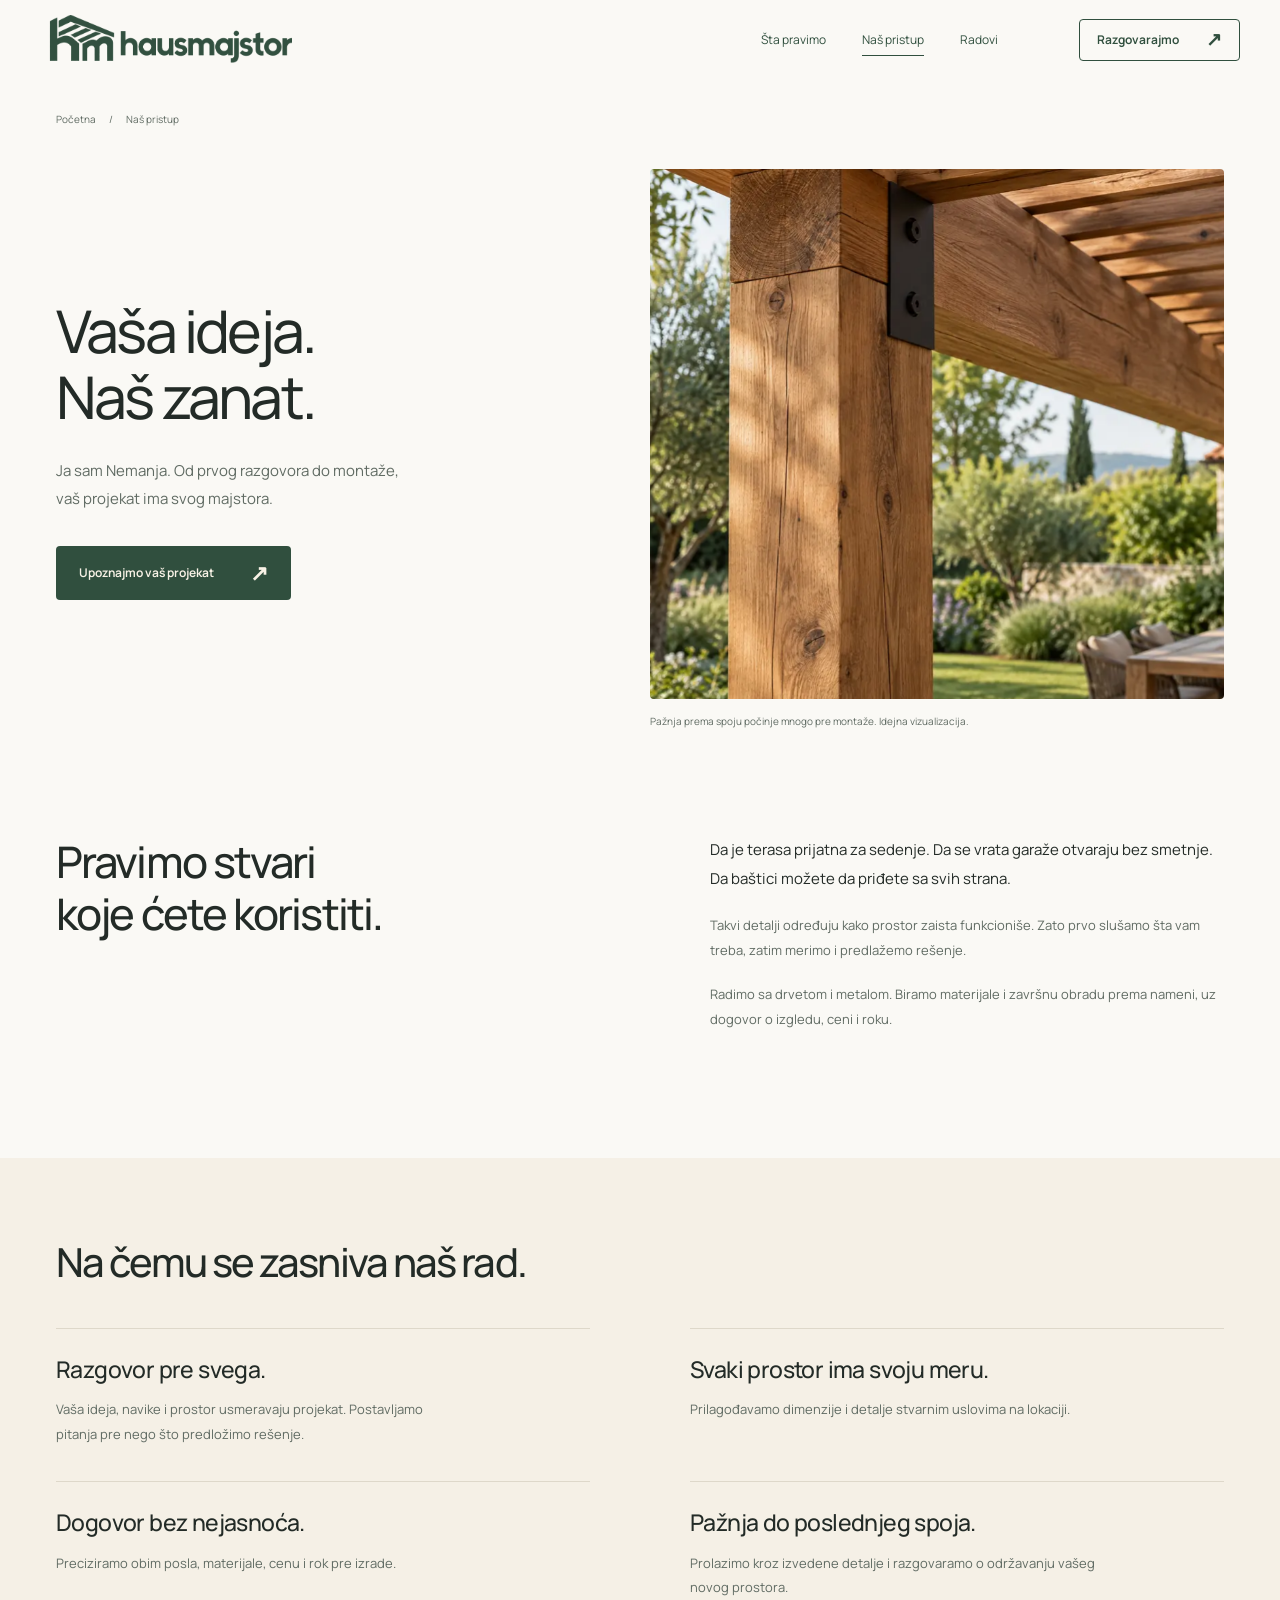
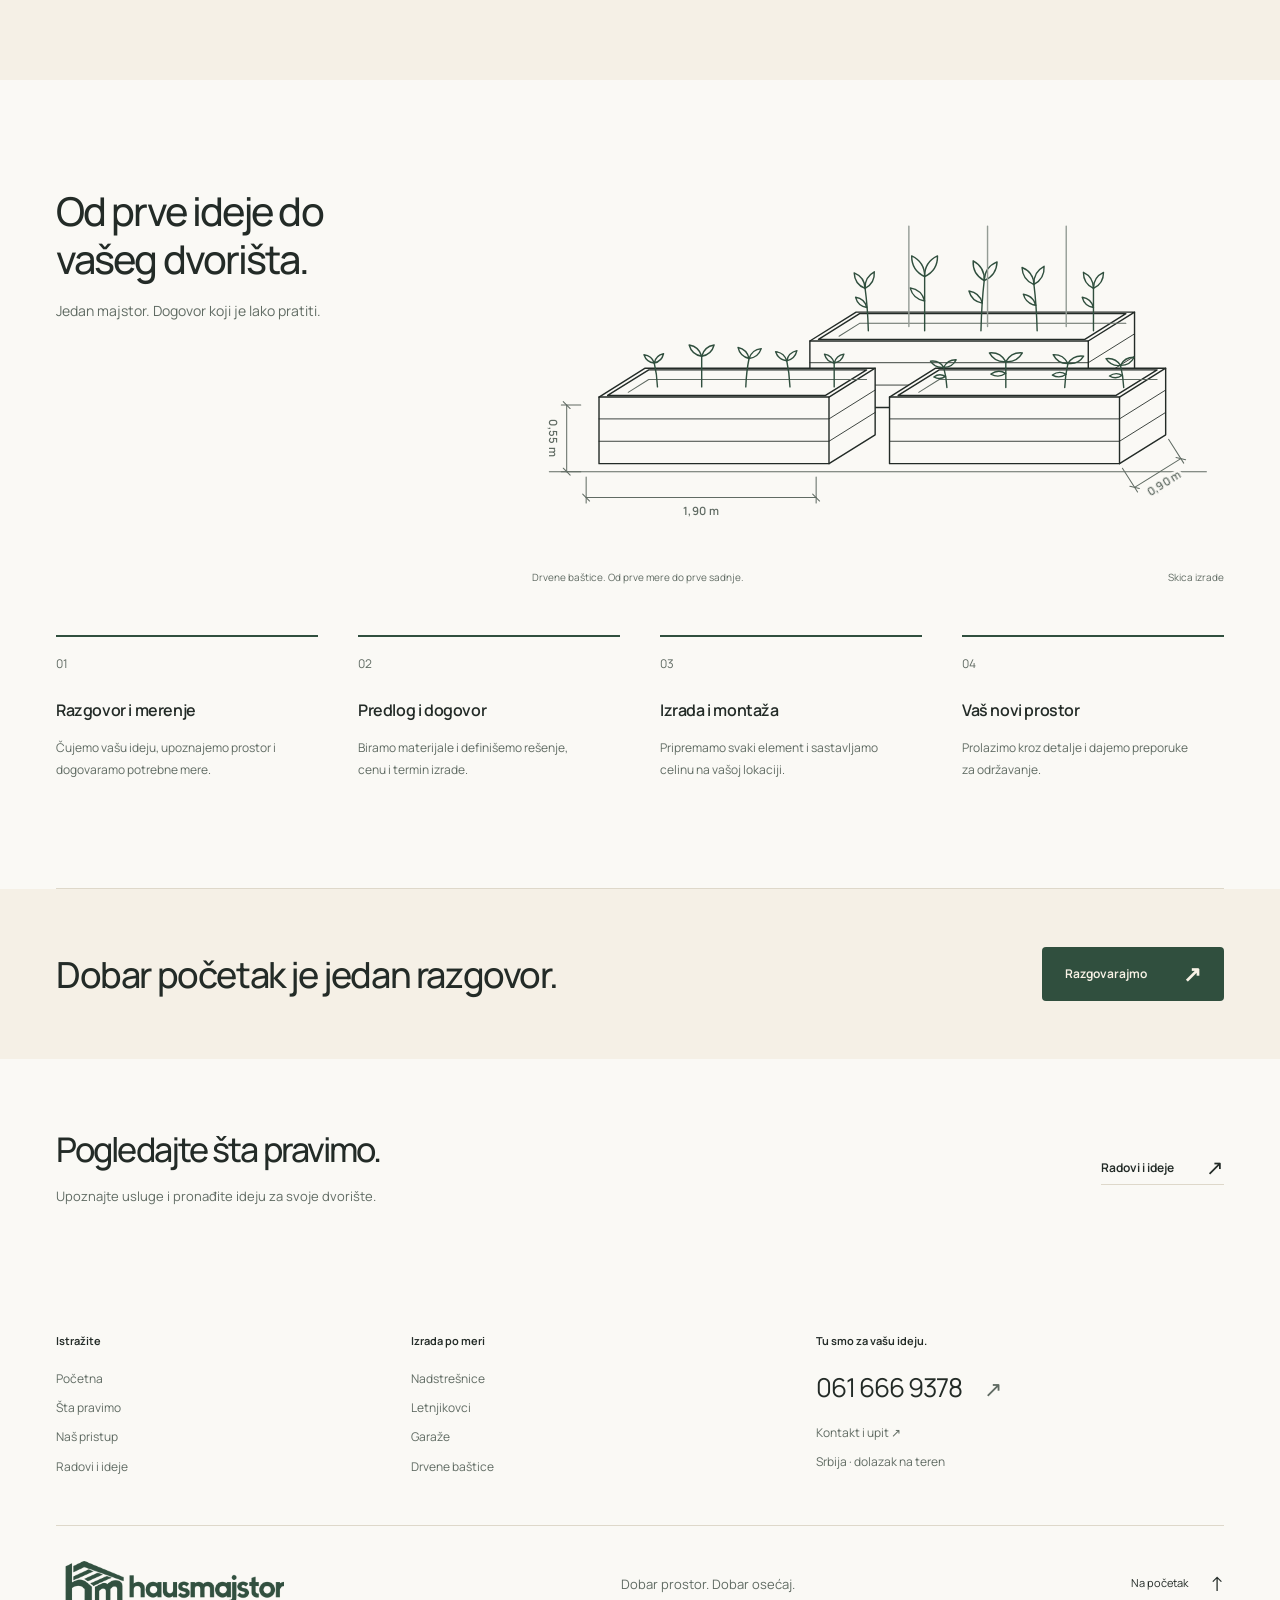
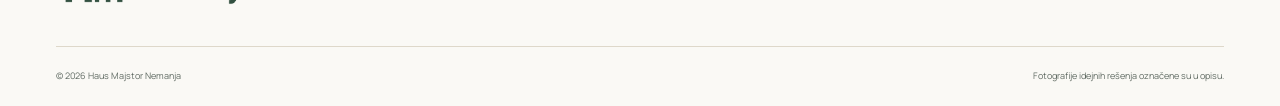
<file: hausmajstor-premium/o-nama.html>
<!doctype html>
<html lang="sr-Latn"><head><meta charset="UTF-8"><meta name="viewport" content="width=device-width, initial-scale=1"><meta name="theme-color" content="#f8f9f7"><title>Naš pristup | Haus Majstor Nemanja</title><meta name="description" content="Upoznajte Nemanju i način rada Haus Majstora. Pažljivo merenje, jasan dogovor i izrada za vaš prostor."><meta property="og:title" content="Naš pristup | Haus Majstor Nemanja"><meta property="og:description" content="Upoznajte Nemanju i način rada Haus Majstora. Pažljivo merenje, jasan dogovor i izrada za vaš prostor."><meta property="og:type" content="website"><meta property="og:locale" content="sr_RS"><meta property="og:image" content="assets/detalj-drveta.webp"><link rel="icon" href="assets/favicon.svg" type="image/svg+xml"><link rel="preload" href="assets/manrope-latin.woff2" as="font" type="font/woff2" crossorigin><link rel="preload" href="assets/manrope-latin-ext.woff2" as="font" type="font/woff2" crossorigin><link rel="stylesheet" href="styles.css"><link rel="stylesheet" href="pages.css"><script src="app.js" defer></script></head>
<body class="inner-page "><a class="skip-link" href="#sadrzaj">Pređi na sadržaj</a><header class="site-header">
    <div class="header-inner">
      <a class="brand" href="index.html" aria-label="Hausmajstor — početna">
        <span class="brand-logo" aria-hidden="true"></span>
      </a>
      <nav class="desktop-nav" aria-label="Glavna navigacija">
        <a href="usluge.html">Šta pravimo</a>
        <a href="o-nama.html" aria-current="page">Naš pristup</a>
        <a href="radovi.html">Radovi</a>
      </nav>
      <div class="header-actions">
        <a class="header-contact" href="kontakt.html">Razgovarajmo <span aria-hidden="true">↗</span></a>
        <button class="menu-toggle" type="button" aria-expanded="false" aria-controls="mobile-nav" aria-label="Otvori meni"><span></span><span></span></button>
      </div>
    </div>
    <nav id="mobile-nav" class="mobile-nav" aria-label="Mobilna navigacija" hidden>
      <a href="usluge.html">Šta pravimo <span aria-hidden="true">↗</span></a>
      <a href="o-nama.html" aria-current="page">Naš pristup <span aria-hidden="true">↗</span></a>
      <a href="radovi.html">Radovi <span aria-hidden="true">↗</span></a>
      <a href="kontakt.html">Razgovarajmo <span aria-hidden="true">↗</span></a>
      <a class="menu-phone" href="tel:+381616669378">061 666 9378</a>
    </nav>
  </header><main id="sadrzaj"><nav class="breadcrumbs container" aria-label="Putanja stranice"><a href="index.html">Početna</a><span aria-hidden="true">/</span><span aria-current="page">Naš pristup</span></nav><section class="page-hero container"><div class="page-hero-copy"><h1><span class="hero-line"><span>Vaša ideja. </span></span><span class="hero-line"><span>Naš zanat.</span></span></h1><p>Ja sam Nemanja. Od prvog razgovora do montaže, vaš projekat ima svog majstora.</p><a class="button button-green" href="kontakt.html">Upoznajmo vaš projekat <span aria-hidden="true">↗</span></a></div><figure class="page-photo "><div class="page-photo-frame"><img src="assets/detalj-drveta.webp" alt="Idejni detalj drvene grede i metalnog spoja" width="1200" height="900" style="object-position:35% center" fetchpriority="high"></div><figcaption>Pažnja prema spoju počinje mnogo pre montaže. Idejna vizualizacija.</figcaption></figure></section><section class="about-statement section container"><h2 data-reveal>Pravimo stvari<br>koje ćete koristiti.</h2><div data-reveal><p>Da je terasa prijatna za sedenje. Da se vrata garaže otvaraju bez smetnje. Da baštici možete da priđete sa svih strana.</p><p>Takvi detalji određuju kako prostor zaista funkcioniše. Zato prvo slušamo šta vam treba, zatim merimo i predlažemo rešenje.</p><p>Radimo sa drvetom i metalom. Biramo materijale i završnu obradu prema nameni, uz dogovor o izgledu, ceni i roku.</p></div></section><section class="values-section"><div class="container"><h2 data-reveal>Na čemu se zasniva naš rad.</h2><div class="values-grid"><article data-reveal><h3>Razgovor pre svega.</h3><p>Vaša ideja, navike i prostor usmeravaju projekat. Postavljamo pitanja pre nego što predložimo rešenje.</p></article><article data-reveal><h3>Svaki prostor ima svoju meru.</h3><p>Prilagođavamo dimenzije i detalje stvarnim uslovima na lokaciji.</p></article><article data-reveal><h3>Dogovor bez nejasnoća.</h3><p>Preciziramo obim posla, materijale, cenu i rok pre izrade.</p></article><article data-reveal><h3>Pažnja do poslednjeg spoja.</h3><p>Prolazimo kroz izvedene detalje i razgovaramo o održavanju vašeg novog prostora.</p></article></div></div></section><section class="process section container page-process" id="izrada" aria-labelledby="process-title">
      <div class="process-intro"><div class="section-heading" data-reveal><h2 id="process-title">Od prve ideje do vašeg dvorišta.</h2><p>Jedan majstor. Dogovor koji je lako pratiti.</p></div><figure class="build-drawing" data-build="bastice"><svg class="build-art" viewBox="0 0 640 360" role="img" aria-label="Skica izrade: drvene baštice. Merenje prostora, predlog, konstrukcija i završen prostor."><g><path class="s mark" d="M16 275.4L624 275.4" pathLength="1" style="--at:0s;--dur:1.1s"/><path class="s mark temp" d="M257.1 216.1L514.7 216.1L557.5 189.4L299.9 189.4L257.1 216.1" pathLength="1" style="--at:0.35s;--dur:0.75s"/><path class="s mark temp" d="M239.2 216.1L275 216.1" pathLength="1" style="--at:0.3s;--dur:0.3s"/><path class="s mark temp" d="M242.9 225L271.4 207.2" pathLength="1" style="--at:0.35s;--dur:0.3s"/><path class="s mark temp" d="M62 268L274.8 268L317.5 241.3L104.7 241.3L62 268" pathLength="1" style="--at:0.47s;--dur:0.75s"/><path class="s mark temp" d="M44.1 268L79.9 268" pathLength="1" style="--at:0.4s;--dur:0.3s"/><path class="s mark temp" d="M47.8 276.9L76.2 259.1" pathLength="1" style="--at:0.45s;--dur:0.3s"/><path class="s mark temp" d="M330.8 268L543.6 268L586.3 241.3L373.5 241.3L330.8 268" pathLength="1" style="--at:0.59s;--dur:0.75s"/><path class="s mark temp" d="M312.9 268L348.7 268" pathLength="1" style="--at:0.5s;--dur:0.3s"/><path class="s mark temp" d="M316.6 276.9L345 259.1" pathLength="1" style="--at:0.55s;--dur:0.3s"/><path class="s mark" d="M50.1 280.4L50.1 304.4" pathLength="1" style="--at:0.6s;--dur:0.4s"/><path class="s mark" d="M262.9 280.4L262.9 304.4" pathLength="1" style="--at:0.6s;--dur:0.4s"/><path class="s mark" d="M50.1 299.4L262.9 299.4" pathLength="1" style="--at:0.75s;--dur:0.75s"/><path class="s mark" d="M46.9 296.2L53.3 302.6" pathLength="1" style="--at:1.05s;--dur:0.2s"/><path class="s mark" d="M259.7 296.2L266.1 302.6" pathLength="1" style="--at:1.05s;--dur:0.2s"/><path class="s mark" d="M546.3 272.2L560.3 294.2" pathLength="1" style="--at:0.75s;--dur:0.4s"/><path class="s mark" d="M589 245.5L603 267.5" pathLength="1" style="--at:0.75s;--dur:0.4s"/><path class="s mark" d="M557.6 290L600.3 263.3" pathLength="1" style="--at:0.9s;--dur:0.75s"/><path class="s mark" d="M553.2 289L562 291" pathLength="1" style="--at:1.2s;--dur:0.2s"/><path class="s mark" d="M595.9 262.3L604.8 264.3" pathLength="1" style="--at:1.2s;--dur:0.2s"/><path class="s mark" d="M45.1 275.4L27.1 275.4" pathLength="1" style="--at:0.9s;--dur:0.4s"/><path class="s mark" d="M45.1 213.8L27.1 213.8" pathLength="1" style="--at:0.9s;--dur:0.4s"/><path class="s mark" d="M32.1 275.4L32.1 213.8" pathLength="1" style="--at:1.05s;--dur:0.75s"/><path class="s mark" d="M35.3 278.6L28.9 272.2" pathLength="1" style="--at:1.35s;--dur:0.2s"/><path class="s mark" d="M35.3 217L28.9 210.6" pathLength="1" style="--at:1.35s;--dur:0.2s"/><path class="o" d="M257.1 216.1L514.7 216.1L557.5 189.4L557.5 127.8L299.9 127.8L257.1 154.5Z" style="--at:2.79s"/><path class="s" d="M257.1 216.1L514.7 216.1L514.7 154.5L257.1 154.5L257.1 216.1" pathLength="1" style="--at:2.45s;--dur:0.75s"/><path class="s" d="M257.1 154.5L299.9 127.8L557.5 127.8L514.7 154.5" pathLength="1" style="--at:2.71s;--dur:0.75s"/><path class="s" d="M514.7 216.1L557.5 189.4L557.5 127.8" pathLength="1" style="--at:2.71s;--dur:0.75s"/><path class="s" d="M265.1 153L303.1 129.2L549.5 129.2L511.5 153L265.1 153" pathLength="1" style="--at:2.9s;--dur:0.6s"/><path class="s fine" d="M257.1 195.3L514.7 195.3L557.5 168.6" pathLength="1" style="--at:3.19s;--dur:0.55s"/><path class="s fine" d="M257.1 174.6L514.7 174.6L557.5 147.9" pathLength="1" style="--at:3.37s;--dur:0.55s"/><path class="s mark" d="M284.1 150.1L303.1 138.2L549.5 138.2" pathLength="1" style="--at:3.55s;--dur:0.5s"/><path class="s leaf" d="M311.2 145Q310.6 123.5 308.2 105.9" pathLength="1" style="--at:3.99s;--dur:0.45s"/><path class="s leaf" d="M308.2 105.9Q307.8 95.5 298.1 91.5Q298.5 102 308.2 105.9" pathLength="1" style="--at:4.24s;--dur:0.55s"/><path class="s leaf" d="M308.2 105.9Q317.4 101 316.7 90.5Q307.5 95.5 308.2 105.9" pathLength="1" style="--at:4.31s;--dur:0.55s"/><path class="s leaf" d="M309.8 123.5Q307.7 115.4 299.4 114.1Q301.6 122.2 309.8 123.5" pathLength="1" style="--at:4.39s;--dur:0.55s"/><path class="s leaf" d="M363.3 145Q363.3 117.5 363.3 94.9" pathLength="1" style="--at:4.08s;--dur:0.45s"/><path class="s leaf" d="M363.3 94.9Q363.4 81.5 351.3 75.8Q351.2 89.1 363.3 94.9" pathLength="1" style="--at:4.33s;--dur:0.55s"/><path class="s leaf" d="M363.3 94.9Q375.4 89.1 375.2 75.8Q363.1 81.5 363.3 94.9" pathLength="1" style="--at:4.4s;--dur:0.55s"/><path class="s leaf" d="M363.3 117.5Q360.5 107.1 349.9 105.4Q352.6 115.8 363.3 117.5" pathLength="1" style="--at:4.48s;--dur:0.55s"/><path class="s leaf" d="M415.4 145Q416 119.5 418.4 98.6" pathLength="1" style="--at:4.17s;--dur:0.45s"/><path class="s leaf" d="M418.4 98.6Q419.1 86.2 408.2 80.3Q407.4 92.7 418.4 98.6" pathLength="1" style="--at:4.42s;--dur:0.55s"/><path class="s leaf" d="M418.4 98.6Q429.8 93.8 430.3 81.4Q418.9 86.2 418.4 98.6" pathLength="1" style="--at:4.49s;--dur:0.55s"/><path class="s leaf" d="M416.7 119.5Q414.1 109.8 404.3 108.3Q406.9 117.9 416.7 119.5" pathLength="1" style="--at:4.57s;--dur:0.55s"/><path class="s leaf" d="M467.4 145Q466.8 121.5 464.4 102.2" pathLength="1" style="--at:4.26s;--dur:0.45s"/><path class="s leaf" d="M464.4 102.2Q464 90.8 453.4 86.5Q453.9 97.9 464.4 102.2" pathLength="1" style="--at:4.51s;--dur:0.55s"/><path class="s leaf" d="M464.4 102.2Q474.5 96.8 473.8 85.4Q463.7 90.8 464.4 102.2" pathLength="1" style="--at:4.58s;--dur:0.55s"/><path class="s leaf" d="M466.1 121.5Q463.7 112.6 454.6 111.2Q457 120.1 466.1 121.5" pathLength="1" style="--at:4.66s;--dur:0.55s"/><path class="s leaf" d="M519.5 145Q519.5 123.5 519.5 105.9" pathLength="1" style="--at:4.35s;--dur:0.45s"/><path class="s leaf" d="M519.5 105.9Q519.6 95.5 510.2 91Q510.1 101.5 519.5 105.9" pathLength="1" style="--at:4.6s;--dur:0.55s"/><path class="s leaf" d="M519.5 105.9Q528.9 101.5 528.8 91Q519.4 95.5 519.5 105.9" pathLength="1" style="--at:4.67s;--dur:0.55s"/><path class="s leaf" d="M519.5 123.5Q517.3 115.4 509.1 114.1Q511.2 122.2 519.5 123.5" pathLength="1" style="--at:4.75s;--dur:0.55s"/><path class="s soft" d="M348.7 141.2L348.7 48.2" pathLength="1" style="--at:3.65s;--dur:0.45s"/><path class="s soft" d="M421.5 141.2L421.5 48.2" pathLength="1" style="--at:3.73s;--dur:0.45s"/><path class="s soft" d="M494.3 141.2L494.3 48.2" pathLength="1" style="--at:3.81s;--dur:0.45s"/><path class="o" d="M62 268L274.8 268L317.5 241.3L317.5 179.7L104.7 179.7L62 206.4Z" style="--at:2.19s"/><path class="s" d="M62 268L274.8 268L274.8 206.4L62 206.4L62 268" pathLength="1" style="--at:1.85s;--dur:0.75s"/><path class="s" d="M62 206.4L104.7 179.7L317.5 179.7L274.8 206.4" pathLength="1" style="--at:2.11s;--dur:0.75s"/><path class="s" d="M274.8 268L317.5 241.3L317.5 179.7" pathLength="1" style="--at:2.11s;--dur:0.75s"/><path class="s" d="M70 204.9L108 181.2L309.6 181.2L271.6 204.9L70 204.9" pathLength="1" style="--at:2.3s;--dur:0.6s"/><path class="s fine" d="M62 247.3L274.8 247.3L317.5 220.6" pathLength="1" style="--at:2.59s;--dur:0.55s"/><path class="s fine" d="M62 226.6L274.8 226.6L317.5 199.9" pathLength="1" style="--at:2.77s;--dur:0.55s"/><path class="s mark" d="M89 202L108 190.1L309.6 190.1" pathLength="1" style="--at:3.55s;--dur:0.5s"/><path class="s leaf" d="M116.1 197Q115.5 184.8 113.1 174.9" pathLength="1" style="--at:3.75s;--dur:0.45s"/><path class="s leaf" d="M113.1 174.9Q110.8 168 103.6 167.2Q105.9 174.1 113.1 174.9" pathLength="1" style="--at:4s;--dur:0.55s"/><path class="s leaf" d="M113.1 174.9Q120.1 173.3 121.7 166.3Q114.6 167.8 113.1 174.9" pathLength="1" style="--at:4.07s;--dur:0.55s"/><path class="s leaf" d="M157 197Q157 181.4 157 168.6" pathLength="1" style="--at:3.84s;--dur:0.45s"/><path class="s leaf" d="M157 168.6Q154.5 159.7 145.4 158.2Q147.8 167.1 157 168.6" pathLength="1" style="--at:4.09s;--dur:0.55s"/><path class="s leaf" d="M157 168.6Q166.1 167.1 168.5 158.2Q159.4 159.7 157 168.6" pathLength="1" style="--at:4.16s;--dur:0.55s"/><path class="s leaf" d="M197.8 197Q198.4 182.5 200.8 170.7" pathLength="1" style="--at:3.93s;--dur:0.45s"/><path class="s leaf" d="M200.8 170.7Q199 162.3 190.6 160.5Q192.5 168.9 200.8 170.7" pathLength="1" style="--at:4.18s;--dur:0.55s"/><path class="s leaf" d="M200.8 170.7Q209.4 169.7 212.1 161.6Q203.5 162.6 200.8 170.7" pathLength="1" style="--at:4.25s;--dur:0.55s"/><path class="s leaf" d="M238.7 197Q238.1 183.7 235.7 172.8" pathLength="1" style="--at:4.02s;--dur:0.45s"/><path class="s leaf" d="M235.7 172.8Q233.2 165.3 225.4 164.4Q227.9 171.9 235.7 172.8" pathLength="1" style="--at:4.27s;--dur:0.55s"/><path class="s leaf" d="M235.7 172.8Q243.4 171.1 245.1 163.4Q237.4 165.1 235.7 172.8" pathLength="1" style="--at:4.34s;--dur:0.55s"/><path class="s leaf" d="M279.6 197Q279.6 184.8 279.6 174.9" pathLength="1" style="--at:4.11s;--dur:0.45s"/><path class="s leaf" d="M279.6 174.9Q277.7 167.9 270.6 166.7Q272.5 173.7 279.6 174.9" pathLength="1" style="--at:4.36s;--dur:0.55s"/><path class="s leaf" d="M279.6 174.9Q286.7 173.7 288.6 166.7Q281.5 167.9 279.6 174.9" pathLength="1" style="--at:4.43s;--dur:0.55s"/><path class="o" d="M330.8 268L543.6 268L586.3 241.3L586.3 179.7L373.5 179.7L330.8 206.4Z" style="--at:2.49s"/><path class="s" d="M330.8 268L543.6 268L543.6 206.4L330.8 206.4L330.8 268" pathLength="1" style="--at:2.15s;--dur:0.75s"/><path class="s" d="M330.8 206.4L373.5 179.7L586.3 179.7L543.6 206.4" pathLength="1" style="--at:2.41s;--dur:0.75s"/><path class="s" d="M543.6 268L586.3 241.3L586.3 179.7" pathLength="1" style="--at:2.41s;--dur:0.75s"/><path class="s" d="M338.8 204.9L376.8 181.2L578.4 181.2L540.4 204.9L338.8 204.9" pathLength="1" style="--at:2.6s;--dur:0.6s"/><path class="s fine" d="M330.8 247.3L543.6 247.3L586.3 220.6" pathLength="1" style="--at:2.89s;--dur:0.55s"/><path class="s fine" d="M330.8 226.6L543.6 226.6L586.3 199.9" pathLength="1" style="--at:3.07s;--dur:0.55s"/><path class="s mark" d="M357.8 202L376.8 190.1L578.4 190.1" pathLength="1" style="--at:3.55s;--dur:0.5s"/><path class="s leaf" d="M383.9 197.6Q383.3 187.3 380.9 178.9" pathLength="1" style="--at:3.87s;--dur:0.45s"/><path class="s leaf" d="M380.9 178.9Q376.7 172.1 368.7 173.2Q373 179.9 380.9 178.9" pathLength="1" style="--at:4.12s;--dur:0.55s"/><path class="s leaf" d="M380.9 178.9Q388.9 179.1 392.5 171.9Q384.5 171.7 380.9 178.9" pathLength="1" style="--at:4.19s;--dur:0.55s"/><path class="s leaf" d="M382.6 187.3Q377 184.1 371.8 187.8Q377.4 191 382.6 187.3" pathLength="1" style="--at:4.27s;--dur:0.55s"/><path class="s leaf" d="M438.4 197.6Q438.4 184.4 438.4 173.6" pathLength="1" style="--at:3.96s;--dur:0.45s"/><path class="s leaf" d="M438.4 173.6Q433.4 164.6 423.2 165.5Q428.2 174.4 438.4 173.6" pathLength="1" style="--at:4.21s;--dur:0.55s"/><path class="s leaf" d="M438.4 173.6Q448.7 174.4 453.7 165.5Q443.5 164.6 438.4 173.6" pathLength="1" style="--at:4.28s;--dur:0.55s"/><path class="s leaf" d="M438.4 184.4Q431.3 180.2 424.6 185.1Q431.8 189.2 438.4 184.4" pathLength="1" style="--at:4.36s;--dur:0.55s"/><path class="s leaf" d="M492.9 197.6Q493.5 185.3 495.9 175.3" pathLength="1" style="--at:4.05s;--dur:0.45s"/><path class="s leaf" d="M495.9 175.3Q491.7 166.8 482.2 167.1Q486.5 175.6 495.9 175.3" pathLength="1" style="--at:4.3s;--dur:0.55s"/><path class="s leaf" d="M495.9 175.3Q505.4 176.6 510.4 168.6Q501 167.3 495.9 175.3" pathLength="1" style="--at:4.37s;--dur:0.55s"/><path class="s leaf" d="M494.3 185.3Q487.7 181.5 481.5 186Q488.1 189.8 494.3 185.3" pathLength="1" style="--at:4.45s;--dur:0.55s"/><path class="s leaf" d="M547.5 197.6Q546.9 186.3 544.5 177.1" pathLength="1" style="--at:4.14s;--dur:0.45s"/><path class="s leaf" d="M544.5 177.1Q539.8 169.7 531.1 170.9Q535.8 178.3 544.5 177.1" pathLength="1" style="--at:4.39s;--dur:0.55s"/><path class="s leaf" d="M544.5 177.1Q553.2 177.3 557.1 169.5Q548.3 169.3 544.5 177.1" pathLength="1" style="--at:4.46s;--dur:0.55s"/><path class="s leaf" d="M546.1 186.3Q540 182.8 534.3 186.9Q540.4 190.4 546.1 186.3" pathLength="1" style="--at:4.54s;--dur:0.55s"/></g><g class="build-plan"><path class="p" d="M257.1 216.1L514.7 216.1L514.7 154.5L257.1 154.5L257.1 216.1" style="--at:1.39s"/><path class="p" d="M257.1 154.5L299.9 127.8L557.5 127.8L514.7 154.5" style="--at:1.44s"/><path class="p" d="M514.7 216.1L557.5 189.4L557.5 127.8" style="--at:1.49s"/><path class="p" d="M62 268L274.8 268L274.8 206.4L62 206.4L62 268" style="--at:1.15s"/><path class="p" d="M62 206.4L104.7 179.7L317.5 179.7L274.8 206.4" style="--at:1.2s"/><path class="p" d="M274.8 268L317.5 241.3L317.5 179.7" style="--at:1.25s"/><path class="p" d="M330.8 268L543.6 268L543.6 206.4L330.8 206.4L330.8 268" style="--at:1.27s"/><path class="p" d="M330.8 206.4L373.5 179.7L586.3 179.7L543.6 206.4" style="--at:1.32s"/><path class="p" d="M543.6 268L586.3 241.3L586.3 179.7" style="--at:1.37s"/></g><g><text x="156.5" y="311.4" text-anchor="middle" dominant-baseline="central" style="--at:1.1s">1,90 m</text><text x="584.9" y="285.9" transform="rotate(-32 584.9 285.9)" text-anchor="middle" dominant-baseline="central" style="--at:1.25s">0,90 m</text><text x="20.1" y="244.6" transform="rotate(90 20.1 244.6)" text-anchor="middle" dominant-baseline="central" style="--at:1.4s">0,55 m</text></g></svg><figcaption><span>Drvene baštice. Od prve mere do prve sadnje.</span><span>Skica izrade</span></figcaption></figure></div>
      <ol class="process-steps">
        <li data-reveal><span class="step-index" aria-hidden="true">01</span><h3>Razgovor i merenje</h3><p>Čujemo vašu ideju, upoznajemo prostor i dogovaramo potrebne mere.</p></li>
        <li data-reveal><span class="step-index" aria-hidden="true">02</span><h3>Predlog i dogovor</h3><p>Biramo materijale i definišemo rešenje, cenu i termin izrade.</p></li>
        <li data-reveal><span class="step-index" aria-hidden="true">03</span><h3>Izrada i montaža</h3><p>Pripremamo svaki element i sastavljamo celinu na vašoj lokaciji.</p></li>
        <li data-reveal><span class="step-index" aria-hidden="true">04</span><h3>Vaš novi prostor</h3><p>Prolazimo kroz detalje i dajemo preporuke za održavanje.</p></li>
      </ol>
    </section><section class="page-contact-band"><div class="container"><h2 data-reveal>Dobar početak je jedan razgovor.</h2><a class="button button-green" data-reveal href="kontakt.html">Razgovarajmo <span aria-hidden="true">↗</span></a></div></section><section class="about-work-link section container"><div data-reveal><h2>Pogledajte šta pravimo.</h2><p>Upoznajte usluge i pronađite ideju za svoje dvorište.</p></div><a class="text-link" data-reveal href="radovi.html">Radovi i ideje <span aria-hidden="true">↗</span></a></section></main><footer class="site-footer container"><div class="footer-directory"><div><p>Istražite</p><a href="index.html">Početna</a><a href="usluge.html">Šta pravimo</a><a href="o-nama.html">Naš pristup</a><a href="radovi.html">Radovi i ideje</a></div><div><p>Izrada po meri</p><a href="nadstresnice.html">Nadstrešnice</a><a href="letnjikovci.html">Letnjikovci</a><a href="garaze.html">Garaže</a><a href="bastice.html">Drvene baštice</a></div><div><p>Tu smo za vašu ideju.</p><a class="footer-phone" href="tel:+381616669378">061 666 9378 <span aria-hidden="true">↗</span></a><a href="kontakt.html">Kontakt i upit <span aria-hidden="true">↗</span></a><span>Srbija · dolazak na teren</span></div></div><div class="footer-top"><a class="brand" href="index.html" aria-label="Hausmajstor — početna"><span class="brand-logo" aria-hidden="true"></span></a><p>Dobar prostor. Dobar osećaj.</p><a class="back-top" href="#sadrzaj">Na početak <span aria-hidden="true">↑</span></a></div><div class="footer-bottom"><p>© <span id="year">2026</span> Haus Majstor Nemanja</p><p>Fotografije idejnih rešenja označene su u opisu.</p></div></footer></body></html>
</file>
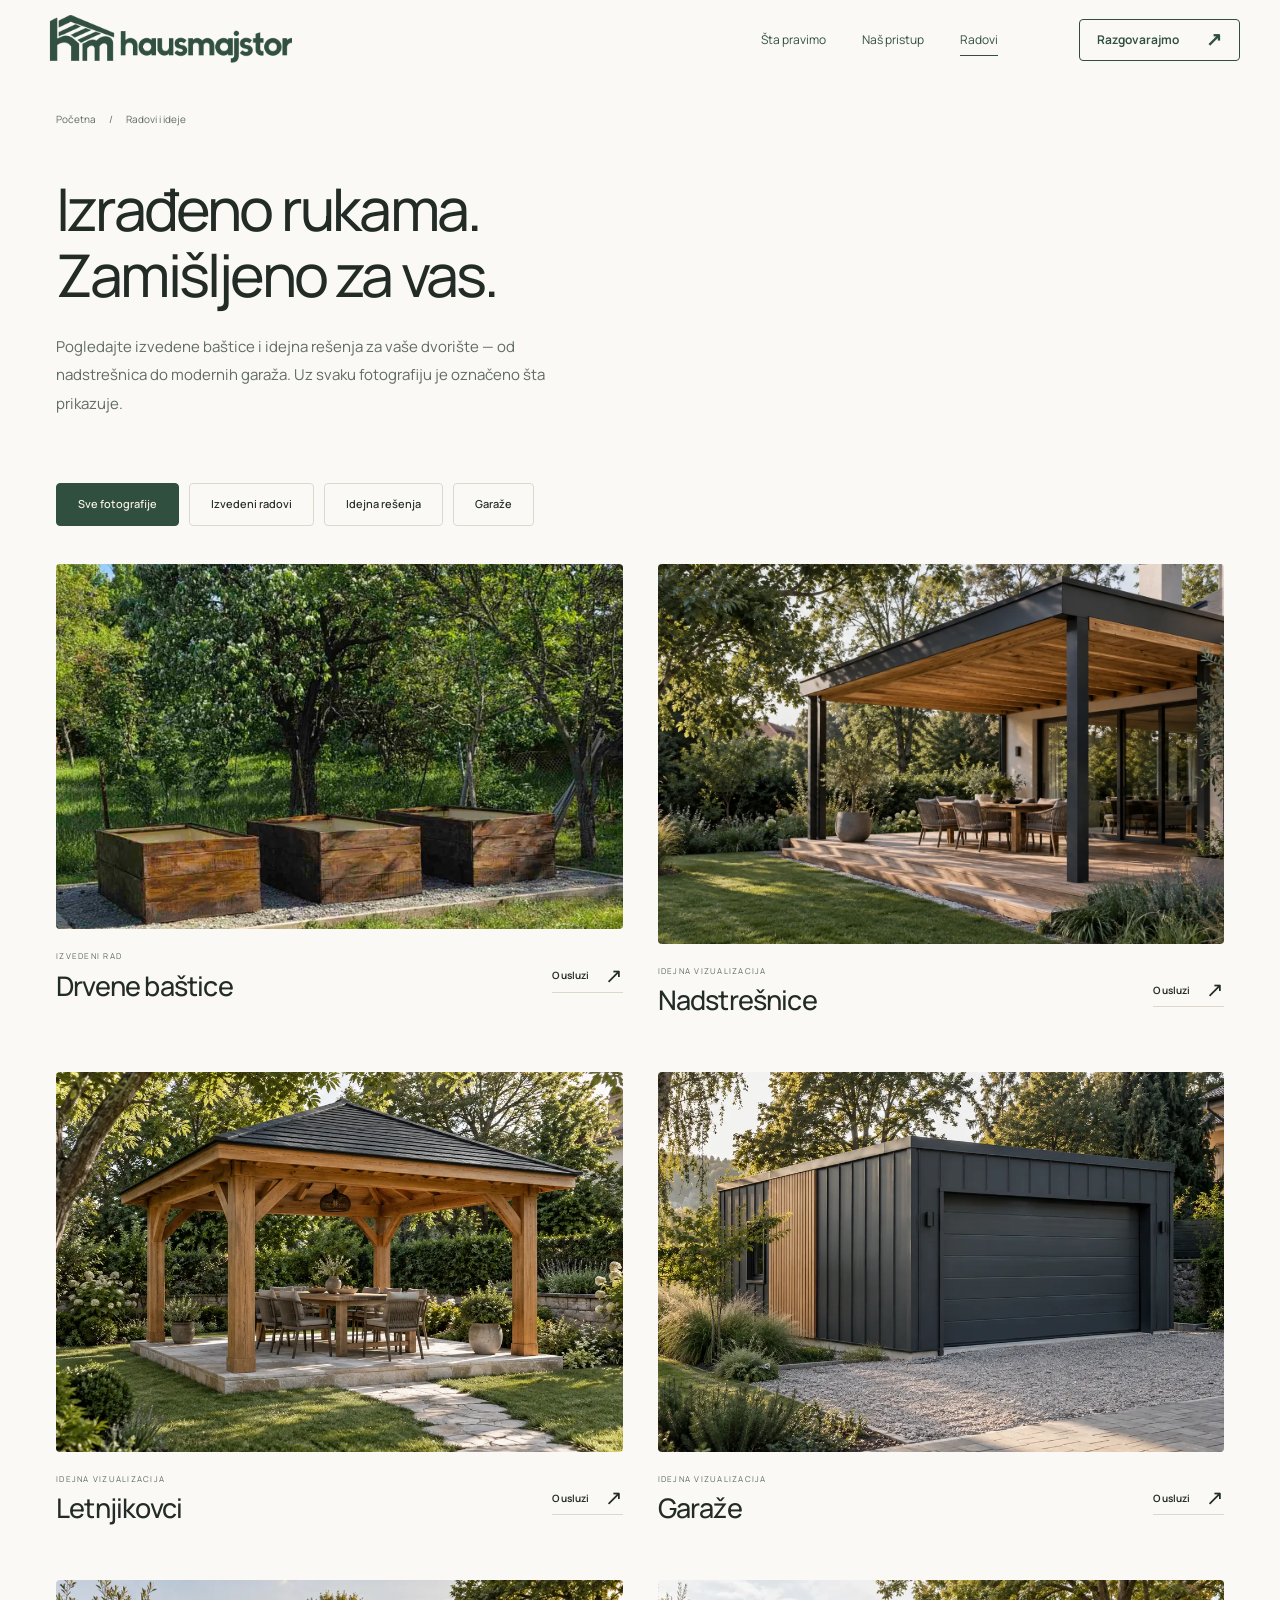
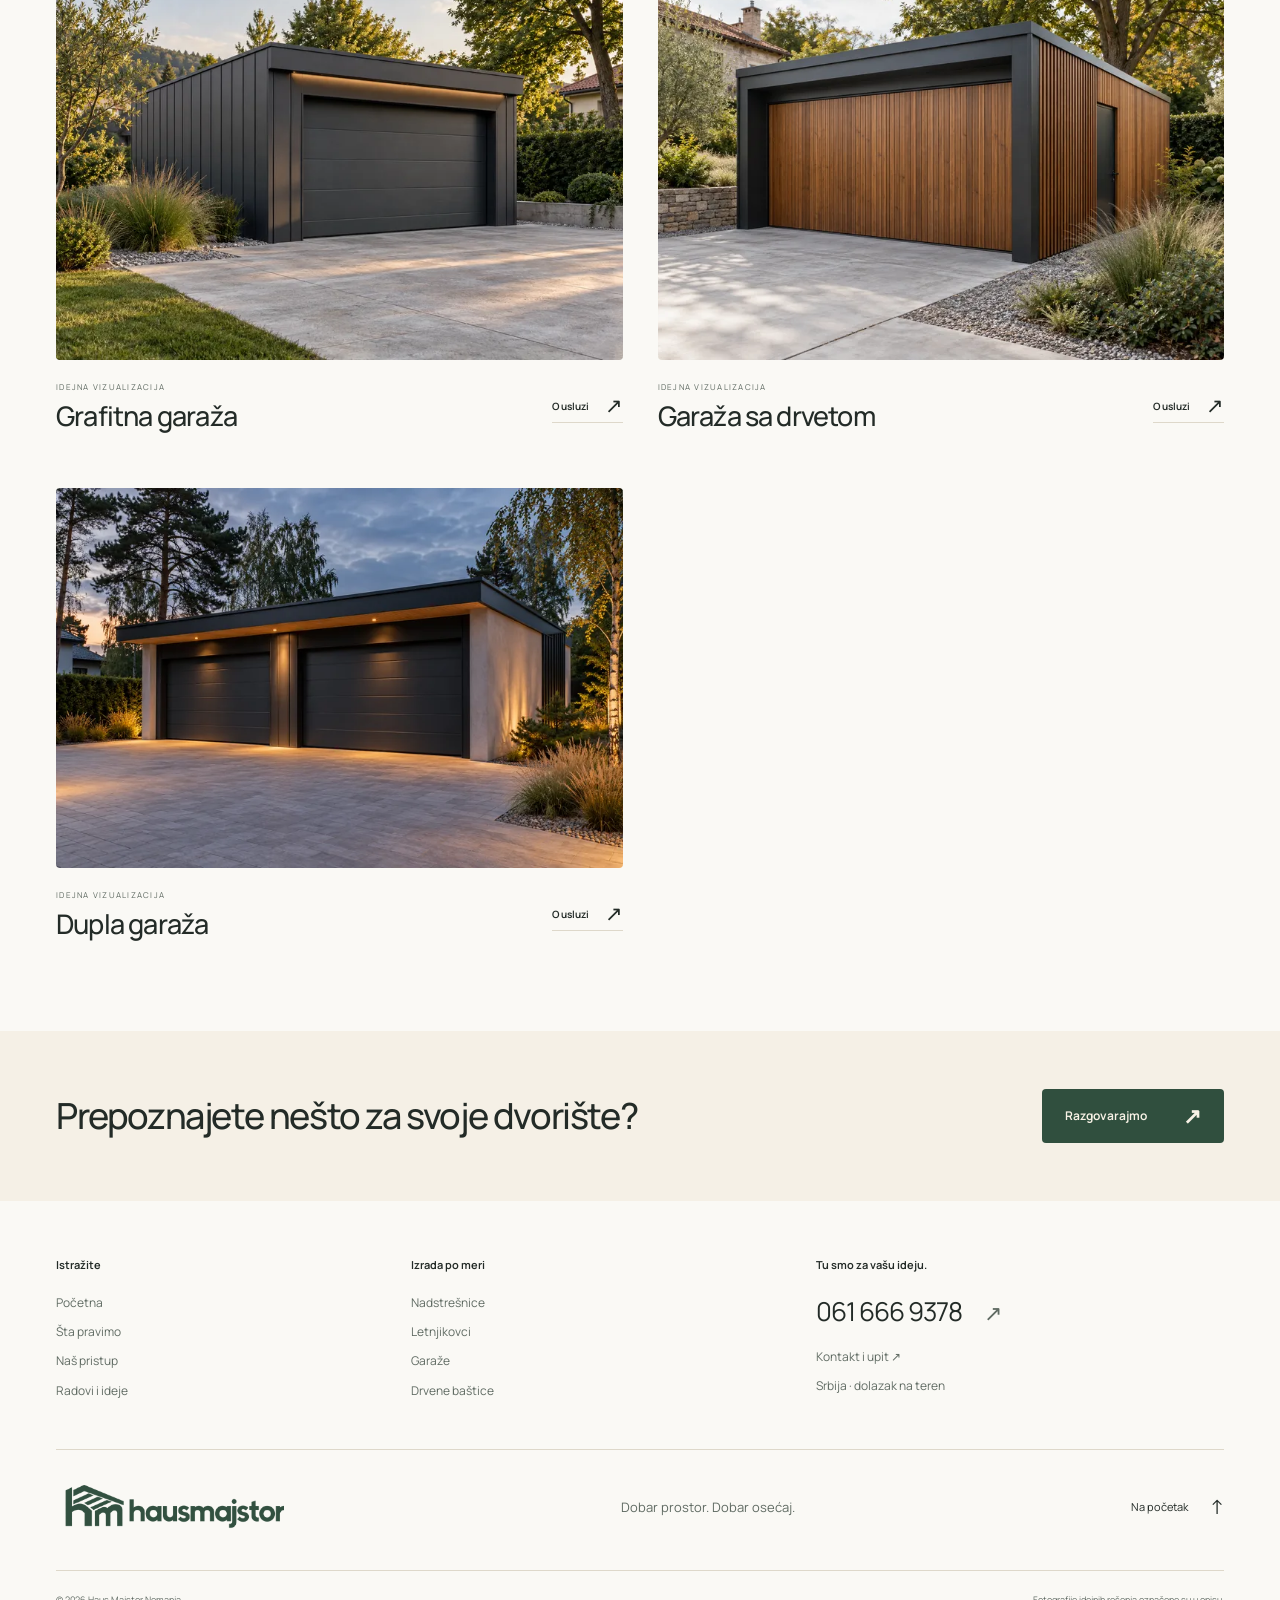
<file: hausmajstor-premium/radovi.html>
<!doctype html>
<html lang="sr-Latn"><head><meta charset="UTF-8"><meta name="viewport" content="width=device-width, initial-scale=1"><meta name="theme-color" content="#f8f9f7"><title>Radovi i ideje | Haus Majstor Nemanja</title><meta name="description" content="Fotografija izvedenih drvenih baštica i označene idejne vizualizacije nadstrešnica, letnjikovaca i garaža."><meta property="og:title" content="Radovi i ideje | Haus Majstor Nemanja"><meta property="og:description" content="Fotografija izvedenih drvenih baštica i označene idejne vizualizacije nadstrešnica, letnjikovaca i garaža."><meta property="og:type" content="website"><meta property="og:locale" content="sr_RS"><meta property="og:image" content="assets/bastice.webp"><link rel="icon" href="assets/favicon.svg" type="image/svg+xml"><link rel="preload" href="assets/manrope-latin.woff2" as="font" type="font/woff2" crossorigin><link rel="preload" href="assets/manrope-latin-ext.woff2" as="font" type="font/woff2" crossorigin><link rel="stylesheet" href="styles.css"><link rel="stylesheet" href="pages.css"><script src="app.js" defer></script></head>
<body class="inner-page "><a class="skip-link" href="#sadrzaj">Pređi na sadržaj</a><header class="site-header">
    <div class="header-inner">
      <a class="brand" href="index.html" aria-label="Hausmajstor — početna">
        <span class="brand-logo" aria-hidden="true"></span>
      </a>
      <nav class="desktop-nav" aria-label="Glavna navigacija">
        <a href="usluge.html">Šta pravimo</a>
        <a href="o-nama.html">Naš pristup</a>
        <a href="radovi.html" aria-current="page">Radovi</a>
      </nav>
      <div class="header-actions">
        <a class="header-contact" href="kontakt.html">Razgovarajmo <span aria-hidden="true">↗</span></a>
        <button class="menu-toggle" type="button" aria-expanded="false" aria-controls="mobile-nav" aria-label="Otvori meni"><span></span><span></span></button>
      </div>
    </div>
    <nav id="mobile-nav" class="mobile-nav" aria-label="Mobilna navigacija" hidden>
      <a href="usluge.html">Šta pravimo <span aria-hidden="true">↗</span></a>
      <a href="o-nama.html">Naš pristup <span aria-hidden="true">↗</span></a>
      <a href="radovi.html" aria-current="page">Radovi <span aria-hidden="true">↗</span></a>
      <a href="kontakt.html">Razgovarajmo <span aria-hidden="true">↗</span></a>
      <a class="menu-phone" href="tel:+381616669378">061 666 9378</a>
    </nav>
  </header><main id="sadrzaj"><nav class="breadcrumbs container" aria-label="Putanja stranice"><a href="index.html">Početna</a><span aria-hidden="true">/</span><span aria-current="page">Radovi i ideje</span></nav><section class="page-intro container"><h1><span class="hero-line"><span>Izrađeno rukama. </span></span><span class="hero-line"><span>Zamišljeno za vas.</span></span></h1><p>Pogledajte izvedene baštice i idejna rešenja za vaše dvorište — od nadstrešnica do modernih garaža. Uz svaku fotografiju je označeno šta prikazuje.</p></section><section class="portfolio-section container" aria-label="Galerija"><div class="gallery-filters" role="group" aria-label="Prikažite fotografije"><button type="button" data-gallery-filter="all" aria-pressed="true">Sve fotografije</button><button type="button" data-gallery-filter="real" aria-pressed="false">Izvedeni radovi</button><button type="button" data-gallery-filter="concept" aria-pressed="false">Idejna rešenja</button><button type="button" data-gallery-filter="garaze" aria-pressed="false">Garaže</button></div><p id="gallery-status" class="sr-only" role="status" aria-live="polite">Broj prikazanih fotografija: 7.</p><div class="portfolio-grid"><article class="portfolio-item portfolio-real" data-gallery-kind="real" data-gallery-category="bastice" data-reveal><button type="button" class="portfolio-image" data-open-gallery data-gallery-src="assets/bastice-original.jpg" data-gallery-alt="Tri izrađene drvene baštice raspoređene na šljunkovitoj podlozi" data-gallery-caption="Izvedeni rad: drvene baštice po meri." aria-label="Uvećaj: Drvene baštice"><img src="assets/bastice.webp" alt="Tri izrađene drvene baštice raspoređene na šljunkovitoj podlozi" width="800" height="600" fetchpriority="high" decoding="async" style="object-position:center top"></button><div class="portfolio-title"><div><p>IZVEDENI RAD</p><h2>Drvene baštice</h2></div><a class="text-link" href="bastice.html">O usluzi <span aria-hidden="true">↗</span></a></div></article><article class="portfolio-item " data-gallery-kind="concept" data-gallery-category="nadstresnice" data-reveal><button type="button" class="portfolio-image" data-open-gallery data-gallery-src="assets/hero-pergola.webp" data-gallery-alt="Idejna vizualizacija nadstrešnice od drveta i čelika uz kuću" data-gallery-caption="Idejno rešenje natkrivene terase." aria-label="Uvećaj: Nadstrešnice"><img src="assets/hero-pergola.webp" alt="Idejna vizualizacija nadstrešnice od drveta i čelika uz kuću" width="800" height="600" fetchpriority="high" decoding="async" style="object-position:65% center"></button><div class="portfolio-title"><div><p>IDEJNA VIZUALIZACIJA</p><h2>Nadstrešnice</h2></div><a class="text-link" href="nadstresnice.html">O usluzi <span aria-hidden="true">↗</span></a></div></article><article class="portfolio-item " data-gallery-kind="concept" data-gallery-category="letnjikovci" data-reveal><button type="button" class="portfolio-image" data-open-gallery data-gallery-src="assets/letnjikovac.webp" data-gallery-alt="Idejna vizualizacija drvenog letnjikovca sa stolom i stolicama u vrtu" data-gallery-caption="Idejno rešenje samostalnog drvenog letnjikovca." aria-label="Uvećaj: Letnjikovci"><img src="assets/letnjikovac.webp" alt="Idejna vizualizacija drvenog letnjikovca sa stolom i stolicama u vrtu" width="800" height="600" loading="lazy" decoding="async" style="object-position:center"></button><div class="portfolio-title"><div><p>IDEJNA VIZUALIZACIJA</p><h2>Letnjikovci</h2></div><a class="text-link" href="letnjikovci.html">O usluzi <span aria-hidden="true">↗</span></a></div></article><article class="portfolio-item " data-gallery-kind="concept" data-gallery-category="garaze" data-reveal><button type="button" class="portfolio-image" data-open-gallery data-gallery-src="assets/garaza.webp" data-gallery-alt="Idejna vizualizacija kompaktne garaže sa grafitnom metalnom oblogom" data-gallery-caption="Idejni prikaz montažne garaže." aria-label="Uvećaj: Garaže"><img src="assets/garaza.webp" alt="Idejna vizualizacija kompaktne garaže sa grafitnom metalnom oblogom" width="800" height="600" loading="lazy" decoding="async" style="object-position:center"></button><div class="portfolio-title"><div><p>IDEJNA VIZUALIZACIJA</p><h2>Garaže</h2></div><a class="text-link" href="garaze.html">O usluzi <span aria-hidden="true">↗</span></a></div></article><article class="portfolio-item " data-gallery-kind="concept" data-gallery-category="garaze" data-reveal><button type="button" class="portfolio-image" data-open-gallery data-gallery-src="assets/garaza-grafit.webp" data-gallery-alt="Idejna vizualizacija moderne grafitne garaže sa ravnim krovom, drvenim detaljima i osvetljenim prilazom" data-gallery-caption="Idejna vizualizacija: grafitna garaža sa čistim linijama i toplim drvenim detaljima." aria-label="Uvećaj: Grafitna garaža"><img src="assets/garaza-grafit-small.webp" srcset="assets/garaza-grafit-small.webp 768w, assets/garaza-grafit.webp 1536w" sizes="(max-width: 767px) calc(100vw - 40px), (max-width: 1352px) calc(50vw - 74px), 602px" alt="Idejna vizualizacija moderne grafitne garaže sa ravnim krovom, drvenim detaljima i osvetljenim prilazom" width="1536" height="1024" loading="lazy" decoding="async" style="object-position:center"></button><div class="portfolio-title"><div><p>IDEJNA VIZUALIZACIJA</p><h2>Grafitna garaža</h2></div><a class="text-link" href="garaze.html">O usluzi <span aria-hidden="true">↗</span></a></div></article><article class="portfolio-item " data-gallery-kind="concept" data-gallery-category="garaze" data-reveal><button type="button" class="portfolio-image" data-open-gallery data-gallery-src="assets/garaza-drvo.webp" data-gallery-alt="Idejna vizualizacija savremene garaže sa fasadom od drvenih letvica i tamnim garažnim vratima" data-gallery-caption="Idejna vizualizacija: garaža sa drvenom oblogom, uklopljena u zeleno dvorište." aria-label="Uvećaj: Garaža sa drvetom"><img src="assets/garaza-drvo-small.webp" srcset="assets/garaza-drvo-small.webp 768w, assets/garaza-drvo.webp 1536w" sizes="(max-width: 767px) calc(100vw - 40px), (max-width: 1352px) calc(50vw - 74px), 602px" alt="Idejna vizualizacija savremene garaže sa fasadom od drvenih letvica i tamnim garažnim vratima" width="1536" height="1024" loading="lazy" decoding="async" style="object-position:center"></button><div class="portfolio-title"><div><p>IDEJNA VIZUALIZACIJA</p><h2>Garaža sa drvetom</h2></div><a class="text-link" href="garaze.html">O usluzi <span aria-hidden="true">↗</span></a></div></article><article class="portfolio-item " data-gallery-kind="concept" data-gallery-category="garaze" data-reveal><button type="button" class="portfolio-image" data-open-gallery data-gallery-src="assets/garaza-dupla.webp" data-gallery-alt="Idejna vizualizacija moderne duple garaže sa dva odvojena ulaza i ravnim krovom" data-gallery-caption="Idejna vizualizacija: dupla garaža sa dva ulaza i dodatnim prostorom." aria-label="Uvećaj: Dupla garaža"><img src="assets/garaza-dupla-small.webp" srcset="assets/garaza-dupla-small.webp 768w, assets/garaza-dupla.webp 1536w" sizes="(max-width: 767px) calc(100vw - 40px), (max-width: 1352px) calc(50vw - 74px), 602px" alt="Idejna vizualizacija moderne duple garaže sa dva odvojena ulaza i ravnim krovom" width="1536" height="1024" loading="lazy" decoding="async" style="object-position:center"></button><div class="portfolio-title"><div><p>IDEJNA VIZUALIZACIJA</p><h2>Dupla garaža</h2></div><a class="text-link" href="garaze.html">O usluzi <span aria-hidden="true">↗</span></a></div></article></div></section><section class="page-contact-band"><div class="container"><h2 data-reveal>Prepoznajete nešto za svoje dvorište?</h2><a class="button button-green" data-reveal href="kontakt.html">Razgovarajmo <span aria-hidden="true">↗</span></a></div></section></main><footer class="site-footer container"><div class="footer-directory"><div><p>Istražite</p><a href="index.html">Početna</a><a href="usluge.html">Šta pravimo</a><a href="o-nama.html">Naš pristup</a><a href="radovi.html">Radovi i ideje</a></div><div><p>Izrada po meri</p><a href="nadstresnice.html">Nadstrešnice</a><a href="letnjikovci.html">Letnjikovci</a><a href="garaze.html">Garaže</a><a href="bastice.html">Drvene baštice</a></div><div><p>Tu smo za vašu ideju.</p><a class="footer-phone" href="tel:+381616669378">061 666 9378 <span aria-hidden="true">↗</span></a><a href="kontakt.html">Kontakt i upit <span aria-hidden="true">↗</span></a><span>Srbija · dolazak na teren</span></div></div><div class="footer-top"><a class="brand" href="index.html" aria-label="Hausmajstor — početna"><span class="brand-logo" aria-hidden="true"></span></a><p>Dobar prostor. Dobar osećaj.</p><a class="back-top" href="#sadrzaj">Na početak <span aria-hidden="true">↑</span></a></div><div class="footer-bottom"><p>© <span id="year">2026</span> Haus Majstor Nemanja</p><p>Fotografije idejnih rešenja označene su u opisu.</p></div></footer><dialog id="gallery-dialog" class="gallery-dialog" aria-label="Uvećana fotografija"><button class="dialog-close" type="button" data-close-dialog aria-label="Zatvori fotografiju">×</button><img src="assets/bastice-original.jpg" alt="Originalna fotografija tri uzdignute drvene baštice, sa kontaktom 061 666 9378" width="1440" height="1440" loading="lazy"><p>Drvene baštice po meri · Haus Majstor Nemanja</p></dialog></body></html>
</file>
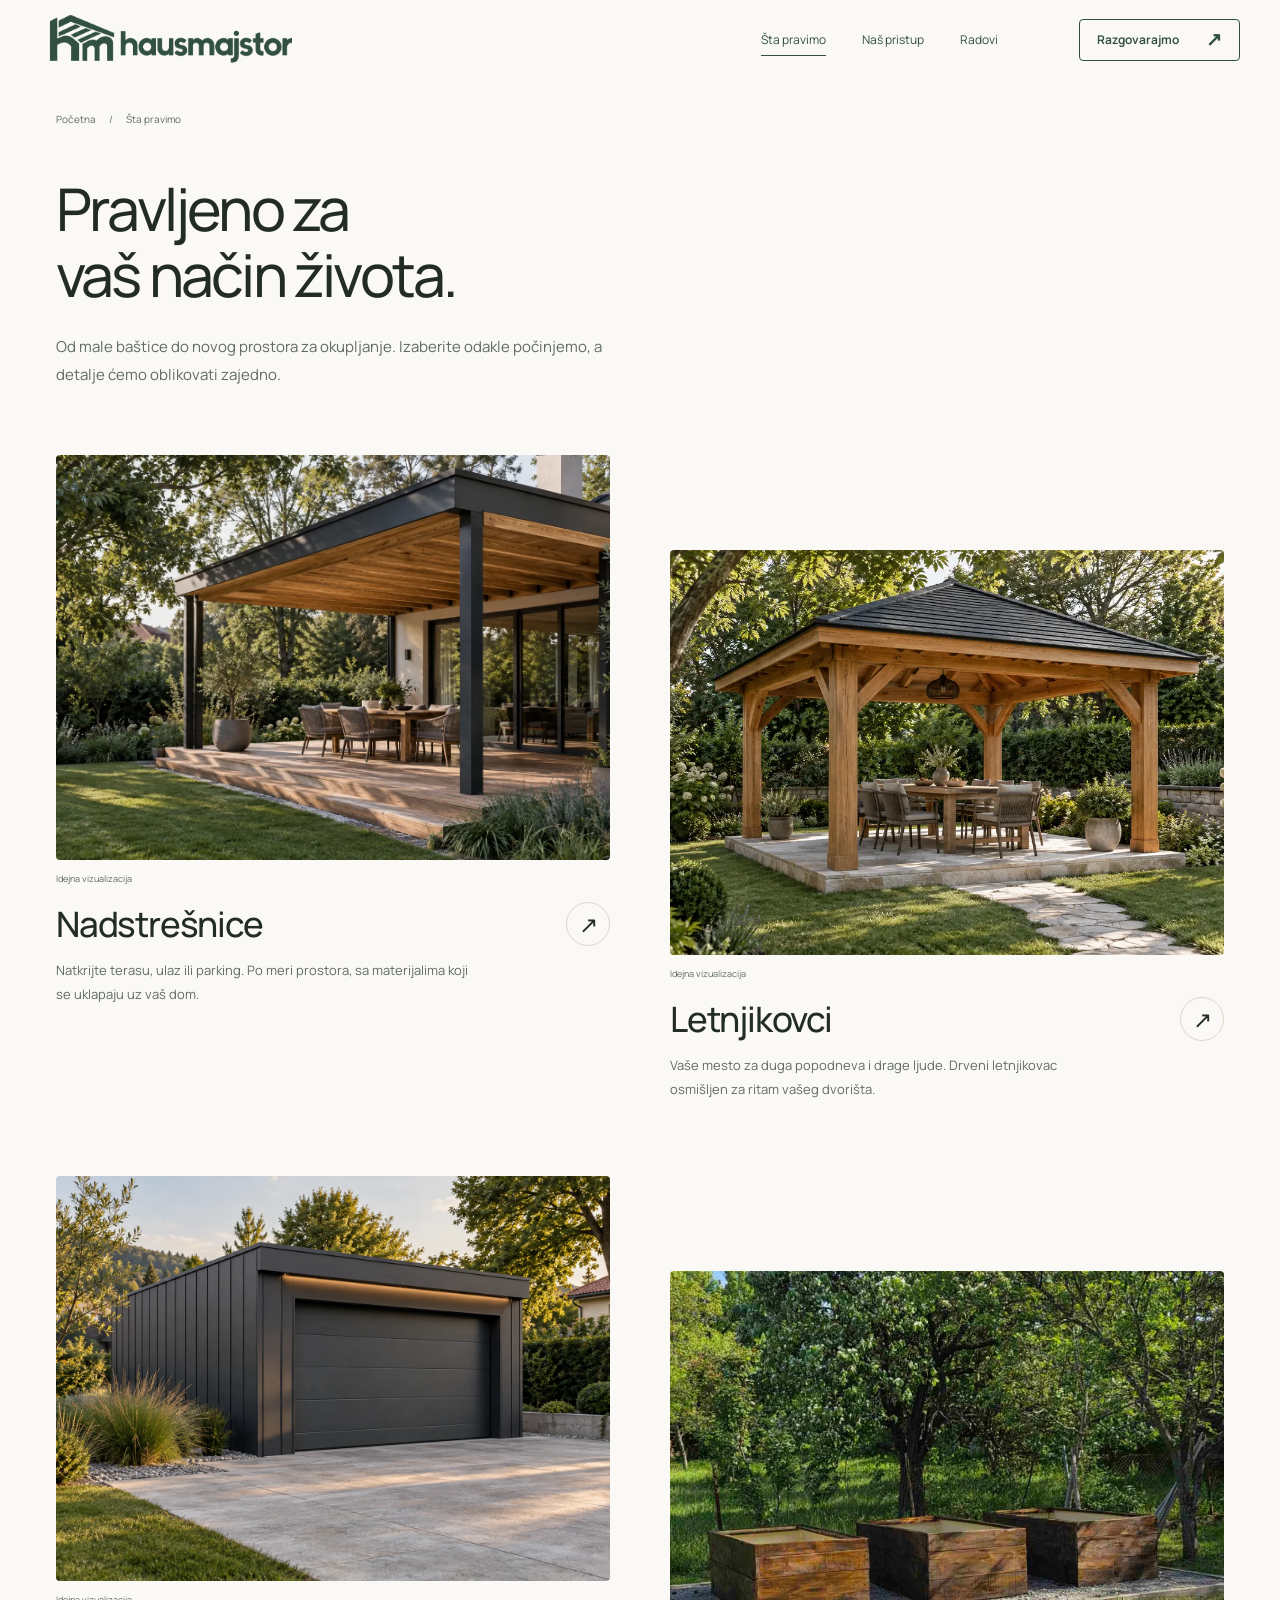
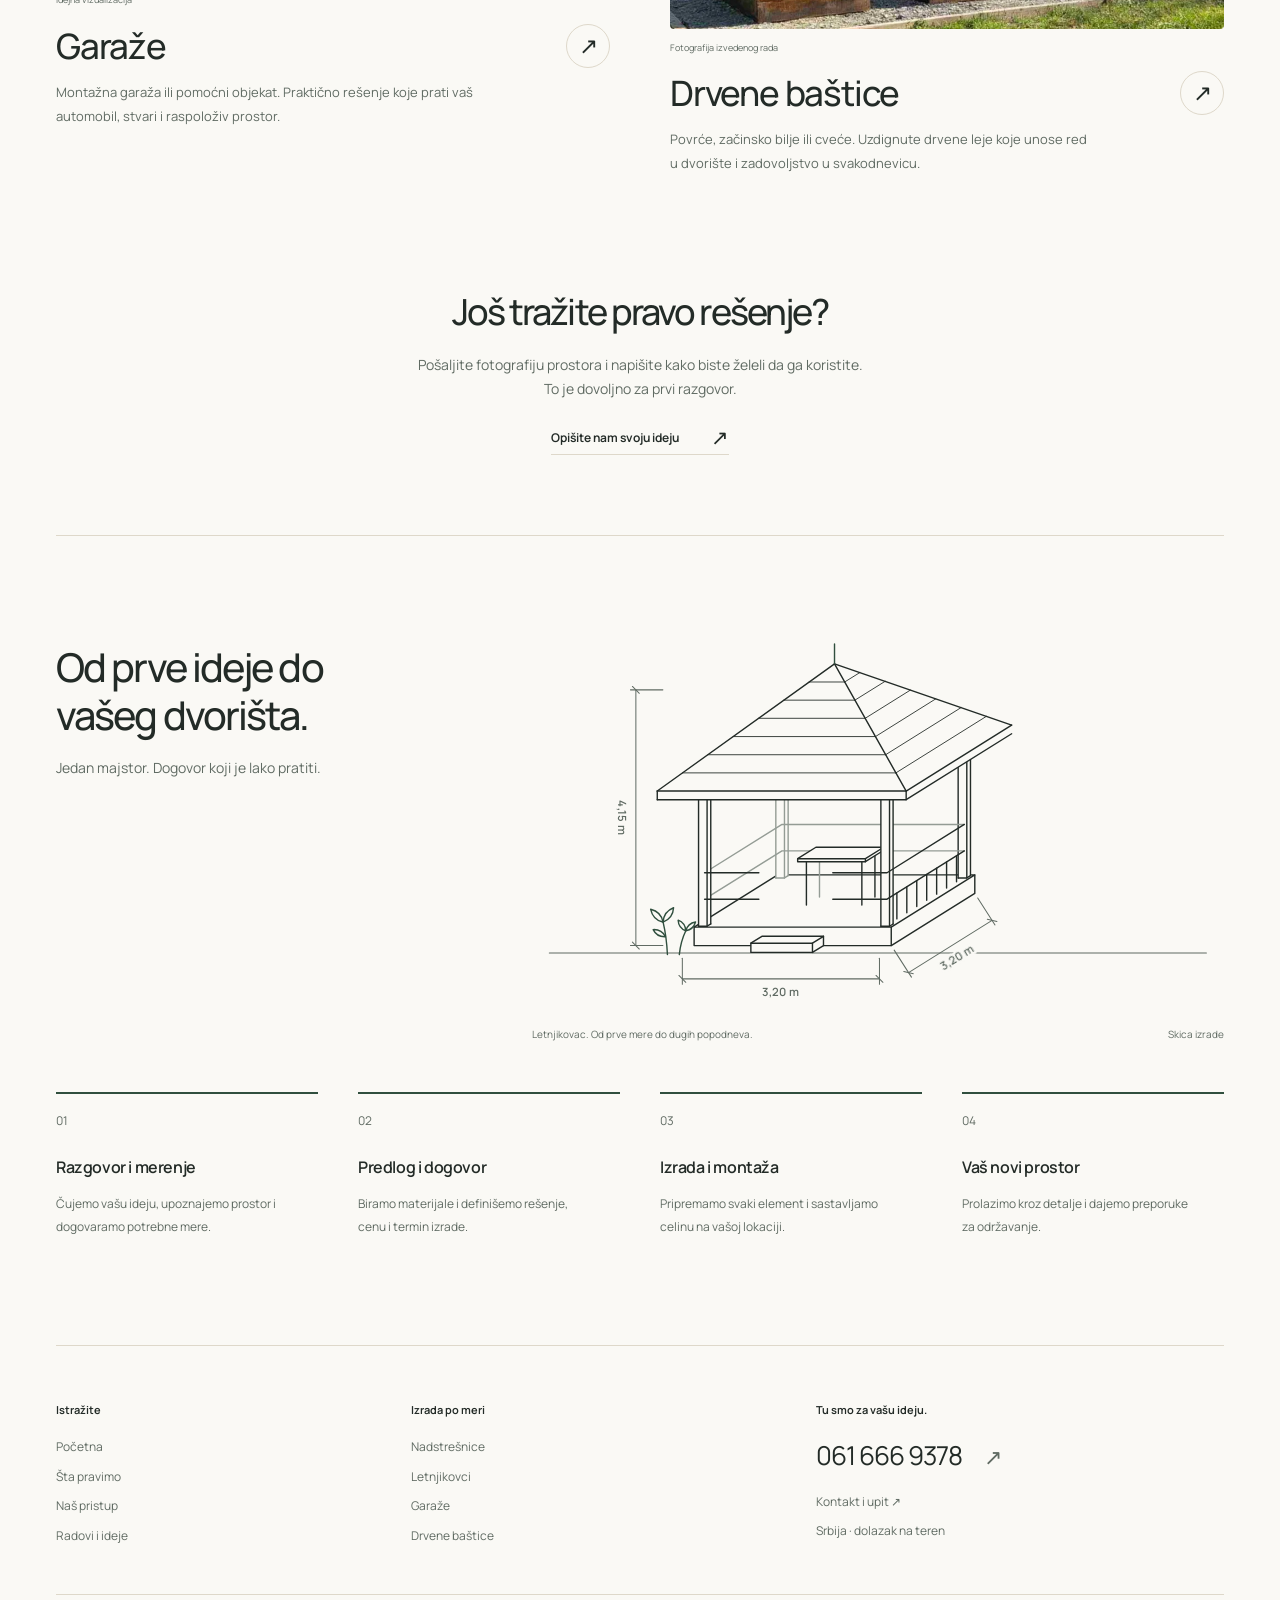
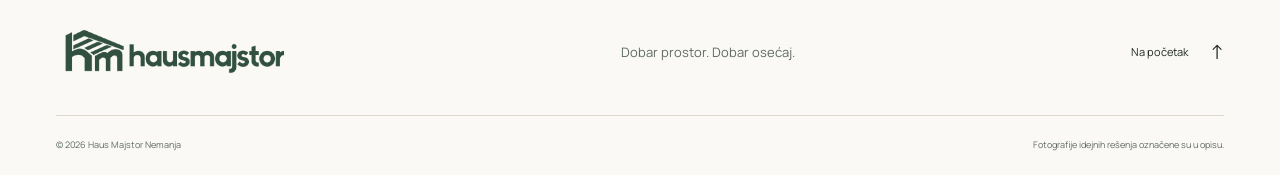
<file: hausmajstor-premium/usluge.html>
<!doctype html>
<html lang="sr-Latn"><head><meta charset="UTF-8"><meta name="viewport" content="width=device-width, initial-scale=1"><meta name="theme-color" content="#f8f9f7"><title>Šta pravimo | Haus Majstor Nemanja</title><meta name="description" content="Istražite nadstrešnice, letnjikovce, montažne garaže i drvene baštice po meri. Haus Majstor Nemanja."><meta property="og:title" content="Šta pravimo | Haus Majstor Nemanja"><meta property="og:description" content="Istražite nadstrešnice, letnjikovce, montažne garaže i drvene baštice po meri. Haus Majstor Nemanja."><meta property="og:type" content="website"><meta property="og:locale" content="sr_RS"><meta property="og:image" content="assets/hero-pergola.webp"><link rel="icon" href="assets/favicon.svg" type="image/svg+xml"><link rel="preload" href="assets/manrope-latin.woff2" as="font" type="font/woff2" crossorigin><link rel="preload" href="assets/manrope-latin-ext.woff2" as="font" type="font/woff2" crossorigin><link rel="stylesheet" href="styles.css"><link rel="stylesheet" href="pages.css"><script src="app.js" defer></script></head>
<body class="inner-page "><a class="skip-link" href="#sadrzaj">Pređi na sadržaj</a><header class="site-header">
    <div class="header-inner">
      <a class="brand" href="index.html" aria-label="Hausmajstor — početna">
        <span class="brand-logo" aria-hidden="true"></span>
      </a>
      <nav class="desktop-nav" aria-label="Glavna navigacija">
        <a href="usluge.html" aria-current="page">Šta pravimo</a>
        <a href="o-nama.html">Naš pristup</a>
        <a href="radovi.html">Radovi</a>
      </nav>
      <div class="header-actions">
        <a class="header-contact" href="kontakt.html">Razgovarajmo <span aria-hidden="true">↗</span></a>
        <button class="menu-toggle" type="button" aria-expanded="false" aria-controls="mobile-nav" aria-label="Otvori meni"><span></span><span></span></button>
      </div>
    </div>
    <nav id="mobile-nav" class="mobile-nav" aria-label="Mobilna navigacija" hidden>
      <a href="usluge.html" aria-current="page">Šta pravimo <span aria-hidden="true">↗</span></a>
      <a href="o-nama.html">Naš pristup <span aria-hidden="true">↗</span></a>
      <a href="radovi.html">Radovi <span aria-hidden="true">↗</span></a>
      <a href="kontakt.html">Razgovarajmo <span aria-hidden="true">↗</span></a>
      <a class="menu-phone" href="tel:+381616669378">061 666 9378</a>
    </nav>
  </header><main id="sadrzaj"><nav class="breadcrumbs container" aria-label="Putanja stranice"><a href="index.html">Početna</a><span aria-hidden="true">/</span><span aria-current="page">Šta pravimo</span></nav><section class="page-intro container"><h1><span class="hero-line"><span>Pravljeno za </span></span><span class="hero-line"><span>vaš način života.</span></span></h1><p>Od male baštice do novog prostora za okupljanje. Izaberite odakle počinjemo, a detalje ćemo oblikovati zajedno.</p></section><section class="service-catalog container" aria-label="Naše usluge"><article class="catalog-item" data-reveal><a class="catalog-image" href="nadstresnice.html" aria-label="Nadstrešnice, pogledajte detalje"><img src="assets/hero-pergola.webp" alt="Idejna vizualizacija nadstrešnice od drveta i čelika uz kuću" width="800" height="650" fetchpriority="high" style="object-position:65% center"></a><p class="image-note">Idejna vizualizacija</p><div class="catalog-title"><h2><a href="nadstresnice.html">Nadstrešnice</a></h2><a class="round-link" href="nadstresnice.html" aria-label="Saznajte više: Nadstrešnice"><span aria-hidden="true">↗</span></a></div><p>Natkrijte terasu, ulaz ili parking. Po meri prostora, sa materijalima koji se uklapaju uz vaš dom.</p></article><article class="catalog-item" data-reveal><a class="catalog-image" href="letnjikovci.html" aria-label="Letnjikovci, pogledajte detalje"><img src="assets/letnjikovac.webp" alt="Idejna vizualizacija drvenog letnjikovca sa stolom i stolicama u vrtu" width="800" height="650" fetchpriority="high" style="object-position:center"></a><p class="image-note">Idejna vizualizacija</p><div class="catalog-title"><h2><a href="letnjikovci.html">Letnjikovci</a></h2><a class="round-link" href="letnjikovci.html" aria-label="Saznajte više: Letnjikovci"><span aria-hidden="true">↗</span></a></div><p>Vaše mesto za duga popodneva i drage ljude. Drveni letnjikovac osmišljen za ritam vašeg dvorišta.</p></article><article class="catalog-item" data-reveal><a class="catalog-image" href="garaze.html" aria-label="Garaže, pogledajte detalje"><img src="assets/garaza-grafit.webp" alt="Idejna vizualizacija moderne grafitne garaže sa ravnim krovom, drvenim detaljima i osvetljenim prilazom" width="800" height="650" loading="lazy" style="object-position:center"></a><p class="image-note">Idejna vizualizacija</p><div class="catalog-title"><h2><a href="garaze.html">Garaže</a></h2><a class="round-link" href="garaze.html" aria-label="Saznajte više: Garaže"><span aria-hidden="true">↗</span></a></div><p>Montažna garaža ili pomoćni objekat. Praktično rešenje koje prati vaš automobil, stvari i raspoloživ prostor.</p></article><article class="catalog-item" data-reveal><a class="catalog-image" href="bastice.html" aria-label="Drvene baštice, pogledajte detalje"><img src="assets/bastice.webp" alt="Tri izrađene drvene baštice raspoređene na šljunkovitoj podlozi" width="800" height="650" loading="lazy" style="object-position:center top"></a><p class="image-note">Fotografija izvedenog rada</p><div class="catalog-title"><h2><a href="bastice.html">Drvene baštice</a></h2><a class="round-link" href="bastice.html" aria-label="Saznajte više: Drvene baštice"><span aria-hidden="true">↗</span></a></div><p>Povrće, začinsko bilje ili cveće. Uzdignute drvene leje koje unose red u dvorište i zadovoljstvo u svakodnevicu.</p></article></section><section class="service-help section container"><h2 data-reveal>Još tražite pravo rešenje?</h2><p data-reveal>Pošaljite fotografiju prostora i napišite kako biste želeli da ga koristite. To je dovoljno za prvi razgovor.</p><a class="text-link" data-reveal href="kontakt.html">Opišite nam svoju ideju <span aria-hidden="true">↗</span></a></section><section class="process section container page-process" id="izrada" aria-labelledby="process-title">
      <div class="process-intro"><div class="section-heading" data-reveal><h2 id="process-title">Od prve ideje do vašeg dvorišta.</h2><p>Jedan majstor. Dogovor koji je lako pratiti.</p></div><figure class="build-drawing" data-build="letnjikovci"><svg class="build-art" viewBox="0 0 640 360" role="img" aria-label="Skica izrade: letnjikovac. Merenje prostora, predlog, konstrukcija i završen prostor."><g><path class="s mark" d="M16 298.8L624 298.8" pathLength="1" style="--at:0s;--dur:1.1s"/><path class="s mark temp" d="M222.2 245.5L240.4 245.5" pathLength="1" style="--at:0.3s;--dur:0.3s"/><path class="s mark temp" d="M224 250L238.5 241" pathLength="1" style="--at:0.35s;--dur:0.3s"/><path class="s mark temp" d="M390.9 245.5L409.1 245.5" pathLength="1" style="--at:0.37s;--dur:0.3s"/><path class="s mark temp" d="M392.8 250L407.3 241" pathLength="1" style="--at:0.42s;--dur:0.3s"/><path class="s mark temp" d="M150.6 290.2L168.9 290.2" pathLength="1" style="--at:0.44s;--dur:0.3s"/><path class="s mark temp" d="M152.5 294.7L167 285.7" pathLength="1" style="--at:0.49s;--dur:0.3s"/><path class="s mark temp" d="M319.3 290.2L337.6 290.2" pathLength="1" style="--at:0.51s;--dur:0.3s"/><path class="s mark temp" d="M321.2 294.7L335.7 285.7" pathLength="1" style="--at:0.56s;--dur:0.3s"/><path class="s mark temp" d="M150 292L332.4 292L409.7 243.7L227.3 243.7L150 292" pathLength="1" style="--at:0.45s;--dur:0.8s"/><path class="s mark" d="M139.1 303.8L139.1 327.8" pathLength="1" style="--at:0.55s;--dur:0.4s"/><path class="s mark" d="M321.5 303.8L321.5 327.8" pathLength="1" style="--at:0.55s;--dur:0.4s"/><path class="s mark" d="M139.1 322.8L321.5 322.8" pathLength="1" style="--at:0.7s;--dur:0.75s"/><path class="s mark" d="M135.9 319.6L142.3 326" pathLength="1" style="--at:1s;--dur:0.2s"/><path class="s mark" d="M318.3 319.6L324.7 326" pathLength="1" style="--at:1s;--dur:0.2s"/><path class="s mark" d="M335.1 296.2L351.1 321.2" pathLength="1" style="--at:0.7s;--dur:0.4s"/><path class="s mark" d="M412.4 247.9L428.4 272.9" pathLength="1" style="--at:0.7s;--dur:0.4s"/><path class="s mark" d="M348.4 317L425.7 268.7" pathLength="1" style="--at:0.85s;--dur:0.75s"/><path class="s mark" d="M344 316L352.8 318" pathLength="1" style="--at:1.15s;--dur:0.2s"/><path class="s mark" d="M421.3 267.7L430.2 269.7" pathLength="1" style="--at:1.15s;--dur:0.2s"/><path class="s mark" d="M121.1 292L91.1 292" pathLength="1" style="--at:0.85s;--dur:0.4s"/><path class="s mark" d="M121.1 55.4L91.1 55.4" pathLength="1" style="--at:0.85s;--dur:0.4s"/><path class="s mark" d="M96.1 292L96.1 55.4" pathLength="1" style="--at:1s;--dur:0.75s"/><path class="s mark" d="M99.3 295.2L92.9 288.8" pathLength="1" style="--at:1.3s;--dur:0.2s"/><path class="s mark" d="M99.3 58.6L92.9 52.2" pathLength="1" style="--at:1.3s;--dur:0.2s"/><path class="o" d="M150 292L332.4 292L409.7 243.7L409.7 226.6L227.3 226.6L150 274.9Z" style="--at:2.17s"/><path class="s" d="M150 292L332.4 292L332.4 274.9L150 274.9L150 292" pathLength="1" style="--at:1.85s;--dur:0.7s"/><path class="s" d="M150 274.9L227.3 226.6L409.7 226.6L332.4 274.9" pathLength="1" style="--at:2.1s;--dur:0.7s"/><path class="s" d="M332.4 292L409.7 243.7L409.7 226.6" pathLength="1" style="--at:2.1s;--dur:0.7s"/><path class="o" d="M202.5 298.3L259.5 298.3L269.7 292L269.7 283.4L212.7 283.4L202.5 289.8Z" style="--at:2.23s"/><path class="s" d="M202.5 298.3L259.5 298.3L259.5 289.8L202.5 289.8L202.5 298.3" pathLength="1" style="--at:2s;--dur:0.5s"/><path class="s" d="M202.5 289.8L212.7 283.4L269.7 283.4L259.5 289.8" pathLength="1" style="--at:2.17s;--dur:0.5s"/><path class="s" d="M259.5 298.3L269.7 292L269.7 283.4" pathLength="1" style="--at:2.17s;--dur:0.5s"/><path class="o" d="M225.6 229.4L233.6 229.4L237 227.3L237 95.1L229 95.1L225.6 97.2Z" style="--at:2.58s"/><path class="s soft" d="M225.6 229.4L225.6 97.2" pathLength="1" style="--at:2.27s;--dur:0.7s"/><path class="s soft" d="M233.6 229.4L233.6 97.2" pathLength="1" style="--at:2.27s;--dur:0.7s"/><path class="s soft" d="M237 227.3L237 95.1" pathLength="1" style="--at:2.27s;--dur:0.7s"/><path class="s soft" d="M225.6 97.2L233.6 97.2L237 95.1L229 95.1L225.6 97.2" pathLength="1" style="--at:2.79s;--dur:0.3s"/><path class="s soft" d="M225.6 229.4L233.6 229.4L237 227.3" pathLength="1" style="--at:2.27s;--dur:0.3s"/><path class="o" d="M394.3 229.4L402.3 229.4L405.7 227.3L405.7 95.1L397.7 95.1L394.3 97.2Z" style="--at:2.67s"/><path class="s" d="M394.3 229.4L394.3 97.2" pathLength="1" style="--at:2.35s;--dur:0.7s"/><path class="s" d="M402.3 229.4L402.3 97.2" pathLength="1" style="--at:2.35s;--dur:0.7s"/><path class="s" d="M405.7 227.3L405.7 95.1" pathLength="1" style="--at:2.35s;--dur:0.7s"/><path class="s" d="M394.3 97.2L402.3 97.2L405.7 95.1L397.7 95.1L394.3 97.2" pathLength="1" style="--at:2.88s;--dur:0.3s"/><path class="s" d="M394.3 229.4L402.3 229.4L405.7 227.3" pathLength="1" style="--at:2.35s;--dur:0.3s"/><path class="s soft" d="M159.7 224.6L231.3 179.9L400 179.9" pathLength="1" style="--at:2.9s;--dur:0.6s"/><path class="s soft" d="M159.7 249.1L231.3 204.4L400 204.4" pathLength="1" style="--at:3s;--dur:0.6s"/><path class="s soft" d="M266 247L266 205.4" pathLength="1" style="--at:3.65s;--dur:0.4s"/><path class="s" d="M253.9 254.5L253.9 212.9" pathLength="1" style="--at:3.65s;--dur:0.4s"/><path class="s" d="M305.2 254.5L305.2 212.9" pathLength="1" style="--at:3.65s;--dur:0.4s"/><path class="s" d="M317.3 247L317.3 205.4" pathLength="1" style="--at:3.65s;--dur:0.4s"/><path class="o" d="M245.8 214.4L308.5 214.4L325.4 203.8L325.4 201L262.7 201L245.8 211.6Z" style="--at:3.92s"/><path class="s" d="M245.8 214.4L308.5 214.4L308.5 211.6L245.8 211.6L245.8 214.4" pathLength="1" style="--at:3.7s;--dur:0.5s"/><path class="s" d="M245.8 211.6L262.7 201L325.4 201L308.5 211.6" pathLength="1" style="--at:3.87s;--dur:0.5s"/><path class="s" d="M308.5 214.4L325.4 203.8L325.4 201" pathLength="1" style="--at:3.87s;--dur:0.5s"/><path class="o" d="M154.1 274.1L162 274.1L165.4 272L165.4 139.8L157.4 139.8L154.1 141.9Z" style="--at:2.46s"/><path class="s" d="M154.1 274.1L154.1 141.9" pathLength="1" style="--at:2.15s;--dur:0.7s"/><path class="s" d="M162 274.1L162 141.9" pathLength="1" style="--at:2.15s;--dur:0.7s"/><path class="s" d="M165.4 272L165.4 139.8" pathLength="1" style="--at:2.15s;--dur:0.7s"/><path class="s" d="M154.1 141.9L162 141.9L165.4 139.8L157.4 139.8L154.1 141.9" pathLength="1" style="--at:2.67s;--dur:0.3s"/><path class="s" d="M154.1 274.1L162 274.1L165.4 272" pathLength="1" style="--at:2.15s;--dur:0.3s"/><path class="o" d="M322.8 274.1L330.8 274.1L334.1 272L334.1 139.8L326.2 139.8L322.8 141.9Z" style="--at:2.52s"/><path class="s" d="M322.8 274.1L322.8 141.9" pathLength="1" style="--at:2.21s;--dur:0.7s"/><path class="s" d="M330.8 274.1L330.8 141.9" pathLength="1" style="--at:2.21s;--dur:0.7s"/><path class="s" d="M334.1 272L334.1 139.8" pathLength="1" style="--at:2.21s;--dur:0.7s"/><path class="s" d="M322.8 141.9L330.8 141.9L334.1 139.8L326.2 139.8L322.8 141.9" pathLength="1" style="--at:2.73s;--dur:0.3s"/><path class="s" d="M322.8 274.1L330.8 274.1L334.1 272" pathLength="1" style="--at:2.21s;--dur:0.3s"/><path class="s" d="M159.7 224.6L209.9 224.6" pathLength="1" style="--at:2.95s;--dur:0.35s"/><path class="s" d="M278.3 224.6L328.5 224.6L400 179.9" pathLength="1" style="--at:2.95s;--dur:0.6s"/><path class="s" d="M159.7 249.1L209.9 249.1" pathLength="1" style="--at:3.05s;--dur:0.35s"/><path class="s" d="M278.3 249.1L328.5 249.1L400 204.4" pathLength="1" style="--at:3.05s;--dur:0.6s"/><path class="s" d="M337.6 267.3L337.6 243.4" pathLength="1" style="--at:3.13s;--dur:0.3s"/><path class="s" d="M346.8 261.6L346.8 237.7" pathLength="1" style="--at:3.14s;--dur:0.3s"/><path class="s" d="M356 255.9L356 231.9" pathLength="1" style="--at:3.16s;--dur:0.3s"/><path class="s" d="M365.2 250.1L365.2 226.2" pathLength="1" style="--at:3.18s;--dur:0.3s"/><path class="s" d="M374.4 244.4L374.4 220.5" pathLength="1" style="--at:3.2s;--dur:0.3s"/><path class="s" d="M383.6 238.7L383.6 214.7" pathLength="1" style="--at:3.22s;--dur:0.3s"/><path class="s" d="M392.8 232.9L392.8 209" pathLength="1" style="--at:3.24s;--dur:0.3s"/><path class="o" d="M115.9 149L346.2 149L443.8 88L279.9 31.3Z" style="--at:3.05s"/><path class="o" d="M115.9 149L115.9 157L346.2 157L443.8 96L443.8 88L346.2 149Z" style="--at:3.05s"/><path class="s" d="M115.9 157L346.2 157L443.8 96" pathLength="1" style="--at:2.75s;--dur:0.7s"/><path class="s" d="M115.9 157L115.9 149" pathLength="1" style="--at:2.75s;--dur:0.2s"/><path class="s" d="M115.9 149L346.2 149L443.8 88" pathLength="1" style="--at:2.8s;--dur:0.7s"/><path class="s" d="M346.2 157L346.2 149" pathLength="1" style="--at:2.85s;--dur:0.2s"/><path class="s" d="M115.9 149L279.9 31.3" pathLength="1" style="--at:3s;--dur:0.6s"/><path class="s" d="M346.2 149L279.9 31.3" pathLength="1" style="--at:3.05s;--dur:0.6s"/><path class="s" d="M443.8 88L279.9 31.3" pathLength="1" style="--at:3.1s;--dur:0.6s"/><path class="s fine" d="M139.3 132.2L336.7 132.2" pathLength="1" style="--at:3.87s;--dur:0.45s"/><path class="s fine" d="M336.7 132.2L420.4 79.9" pathLength="1" style="--at:3.92s;--dur:0.45s"/><path class="s fine" d="M162.8 115.4L327.2 115.4" pathLength="1" style="--at:3.94s;--dur:0.45s"/><path class="s fine" d="M327.2 115.4L397 71.8" pathLength="1" style="--at:3.99s;--dur:0.45s"/><path class="s fine" d="M186.2 98.6L317.8 98.6" pathLength="1" style="--at:4.01s;--dur:0.45s"/><path class="s fine" d="M317.8 98.6L373.6 63.7" pathLength="1" style="--at:4.06s;--dur:0.45s"/><path class="s fine" d="M209.6 81.7L308.3 81.7" pathLength="1" style="--at:4.08s;--dur:0.45s"/><path class="s fine" d="M308.3 81.7L350.1 55.6" pathLength="1" style="--at:4.13s;--dur:0.45s"/><path class="s fine" d="M233 64.9L298.8 64.9" pathLength="1" style="--at:4.15s;--dur:0.45s"/><path class="s fine" d="M298.8 64.9L326.7 47.5" pathLength="1" style="--at:4.2s;--dur:0.45s"/><path class="s fine" d="M256.4 48.1L289.3 48.1" pathLength="1" style="--at:4.22s;--dur:0.45s"/><path class="s fine" d="M289.3 48.1L303.3 39.4" pathLength="1" style="--at:4.27s;--dur:0.45s"/><path class="s accent" d="M279.9 31.3L279.9 13" pathLength="1" style="--at:4.4s;--dur:0.3s"/><path class="s leaf" d="M125.3 300.3Q124.5 283.8 121.3 270.3" pathLength="1" style="--at:4.15s;--dur:0.45s"/><path class="s leaf" d="M121.3 270.3Q119.4 260.7 109.8 258.4Q111.8 268 121.3 270.3" pathLength="1" style="--at:4.4s;--dur:0.55s"/><path class="s leaf" d="M121.3 270.3Q130.4 266.7 131 257Q121.9 260.5 121.3 270.3" pathLength="1" style="--at:4.47s;--dur:0.55s"/><path class="s leaf" d="M123.5 283.8Q119.9 276.8 112.1 277.2Q115.6 284.2 123.5 283.8" pathLength="1" style="--at:4.55s;--dur:0.55s"/><path class="s leaf" d="M136.3 300.3Q137.5 288.2 142.3 278.3" pathLength="1" style="--at:4.27s;--dur:0.45s"/><path class="s leaf" d="M142.3 278.3Q141.9 271.1 135.2 268.5Q135.6 275.7 142.3 278.3" pathLength="1" style="--at:4.52s;--dur:0.55s"/><path class="s leaf" d="M142.3 278.3Q149.4 277.1 151.3 270.2Q144.2 271.4 142.3 278.3" pathLength="1" style="--at:4.59s;--dur:0.55s"/></g><g class="build-plan"><path class="p" d="M150 292L332.4 292L332.4 274.9L150 274.9L150 292" style="--at:1.15s"/><path class="p" d="M150 274.9L227.3 226.6L409.7 226.6L332.4 274.9" style="--at:1.2s"/><path class="p" d="M332.4 292L409.7 243.7L409.7 226.6" style="--at:1.25s"/><path class="p" d="M231.3 228.4L231.3 96.1" style="--at:1.27s"/><path class="p" d="M400 228.4L400 96.1" style="--at:1.32s"/><path class="p" d="M159.7 273.1L159.7 140.8" style="--at:1.37s"/><path class="p" d="M328.5 273.1L328.5 140.8" style="--at:1.42s"/><path class="p" d="M115.9 149L346.2 149L443.8 88" style="--at:1.45s"/><path class="p" d="M115.9 149L279.9 31.3" style="--at:1.51s"/><path class="p" d="M346.2 149L279.9 31.3" style="--at:1.51s"/><path class="p" d="M443.8 88L279.9 31.3" style="--at:1.51s"/></g><g><text x="230.3" y="334.8" text-anchor="middle" dominant-baseline="central" style="--at:1.05s">3,20 m</text><text x="393" y="302.1" transform="rotate(-32 393 302.1)" text-anchor="middle" dominant-baseline="central" style="--at:1.2s">3,20 m</text><text x="84.1" y="173.7" transform="rotate(90 84.1 173.7)" text-anchor="middle" dominant-baseline="central" style="--at:1.35s">4,15 m</text></g></svg><figcaption><span>Letnjikovac. Od prve mere do dugih popodneva.</span><span>Skica izrade</span></figcaption></figure></div>
      <ol class="process-steps">
        <li data-reveal><span class="step-index" aria-hidden="true">01</span><h3>Razgovor i merenje</h3><p>Čujemo vašu ideju, upoznajemo prostor i dogovaramo potrebne mere.</p></li>
        <li data-reveal><span class="step-index" aria-hidden="true">02</span><h3>Predlog i dogovor</h3><p>Biramo materijale i definišemo rešenje, cenu i termin izrade.</p></li>
        <li data-reveal><span class="step-index" aria-hidden="true">03</span><h3>Izrada i montaža</h3><p>Pripremamo svaki element i sastavljamo celinu na vašoj lokaciji.</p></li>
        <li data-reveal><span class="step-index" aria-hidden="true">04</span><h3>Vaš novi prostor</h3><p>Prolazimo kroz detalje i dajemo preporuke za održavanje.</p></li>
      </ol>
    </section></main><footer class="site-footer container"><div class="footer-directory"><div><p>Istražite</p><a href="index.html">Početna</a><a href="usluge.html">Šta pravimo</a><a href="o-nama.html">Naš pristup</a><a href="radovi.html">Radovi i ideje</a></div><div><p>Izrada po meri</p><a href="nadstresnice.html">Nadstrešnice</a><a href="letnjikovci.html">Letnjikovci</a><a href="garaze.html">Garaže</a><a href="bastice.html">Drvene baštice</a></div><div><p>Tu smo za vašu ideju.</p><a class="footer-phone" href="tel:+381616669378">061 666 9378 <span aria-hidden="true">↗</span></a><a href="kontakt.html">Kontakt i upit <span aria-hidden="true">↗</span></a><span>Srbija · dolazak na teren</span></div></div><div class="footer-top"><a class="brand" href="index.html" aria-label="Hausmajstor — početna"><span class="brand-logo" aria-hidden="true"></span></a><p>Dobar prostor. Dobar osećaj.</p><a class="back-top" href="#sadrzaj">Na početak <span aria-hidden="true">↑</span></a></div><div class="footer-bottom"><p>© <span id="year">2026</span> Haus Majstor Nemanja</p><p>Fotografije idejnih rešenja označene su u opisu.</p></div></footer></body></html>
</file>
<file: hausmajstor-novi/styles.css>
/* Hausmajstor
   Shape rule: controls (buttons, chips, bars) are full pills; media and panels use --r;
   fields nested inside panels use --r-field.
   Z-index scale: bar 40, header 50, menu 60, skip link 70. */

@font-face {
  font-family: "Archivo";
  src: url("assets/fonts/archivo-osnovno.woff2") format("woff2");
  font-weight: 100 900;
  font-stretch: 62% 125%;
  font-style: normal;
  font-display: swap;
  unicode-range: U+0020-007E, U+00A0-00FF, U+2018-201E, U+2022, U+2026, U+20AC, U+2122, U+2212;
}
@font-face {
  font-family: "Archivo";
  src: url("assets/fonts/archivo-srpski.woff2") format("woff2");
  font-weight: 100 900;
  font-stretch: 62% 125%;
  font-style: normal;
  font-display: swap;
  unicode-range: U+0106-0107, U+010C-010D, U+0110-0111, U+0160-0161, U+017D-017E;
}

:root {
  color-scheme: light;
  --bg: #F2F3EF;
  --bg-2: #E7EAE3;
  --ink: #18211B;
  --ink-2: #4E5A51;
  --line: rgb(24 33 27 / 0.13);
  --line-strong: rgb(24 33 27 / 0.3);
  --accent: #2C4936;
  --accent-hover: #213829;
  --accent-ink: #F2F3EF;
  --danger: #A3372A;
  --shadow: 0 18px 40px -12px rgb(28 46 34 / 0.28);

  --r: 16px;
  --r-field: 12px;
  --gutter: clamp(16px, 4vw, 40px);
  --maxw: 1360px;
  --header-h: 72px;
  --ease: cubic-bezier(0.16, 1, 0.3, 1);

  --z-bar: 40;
  --z-header: 50;
  --z-menu: 60;
  --z-skip: 70;
}

@media (prefers-color-scheme: dark) {
  :root:not([data-theme="light"]) {
    color-scheme: dark;
    --bg: #0E1410;
    --bg-2: #161E18;
    --ink: #E4E8E1;
    --ink-2: #9EA9A0;
    --line: rgb(228 232 225 / 0.12);
    --line-strong: rgb(228 232 225 / 0.28);
    --accent: #A9CBB0;
    --accent-hover: #C0DAC5;
    --accent-ink: #0E1410;
    --danger: #F0A08F;
    --shadow: 0 18px 40px -12px rgb(0 0 0 / 0.6);
  }
  :root:not([data-theme="light"]) .icon-sun { display: block; }
  :root:not([data-theme="light"]) .icon-moon { display: none; }
}
:root[data-theme="dark"] {
  color-scheme: dark;
  --bg: #0E1410;
  --bg-2: #161E18;
  --ink: #E4E8E1;
  --ink-2: #9EA9A0;
  --line: rgb(228 232 225 / 0.12);
  --line-strong: rgb(228 232 225 / 0.28);
  --accent: #A9CBB0;
  --accent-hover: #C0DAC5;
  --accent-ink: #0E1410;
  --danger: #F0A08F;
  --shadow: 0 18px 40px -12px rgb(0 0 0 / 0.6);
}
:root[data-theme="dark"] .icon-sun { display: block; }
:root[data-theme="dark"] .icon-moon { display: none; }

/* Base */
*, *::before, *::after { box-sizing: border-box; }
* { margin: 0; }
[hidden] { display: none !important; }

html {
  -webkit-text-size-adjust: 100%;
  scroll-padding-top: var(--header-h);
}
@media (prefers-reduced-motion: no-preference) {
  html { scroll-behavior: smooth; }
}

body {
  font-family: "Archivo", ui-sans-serif, system-ui, -apple-system, "Segoe UI", sans-serif;
  font-size: 1.0625rem;
  line-height: 1.6;
  background: var(--bg);
  color: var(--ink);
  -webkit-font-smoothing: antialiased;
  -moz-osx-font-smoothing: grayscale;
  overflow-x: clip;
}

img, picture, svg { display: block; max-width: 100%; }
img { height: auto; }
a { color: inherit; }
button, input, textarea { font: inherit; color: inherit; }
h1, h2, h3 { font-weight: 640; text-wrap: balance; }
p { text-wrap: pretty; }

:focus-visible {
  outline: 2px solid var(--accent);
  outline-offset: 3px;
}

::selection { background: var(--accent); color: var(--accent-ink); }

.sprite { position: absolute; width: 0; height: 0; overflow: hidden; }

.icon {
  width: 1.25em;
  height: 1.25em;
  fill: currentColor;
  flex: none;
}
.icon-sun { display: none; }

.container {
  width: min(var(--maxw), 100% - 2 * var(--gutter));
  margin-inline: auto;
}

.skip {
  position: fixed;
  left: 1rem;
  top: -100px;
  z-index: var(--z-skip);
  padding: 0.75rem 1.25rem;
  border-radius: 999px;
  background: var(--accent);
  color: var(--accent-ink);
  font-weight: 600;
  text-decoration: none;
}
.skip:focus { top: 1rem; }

/* Logo: traced SVG symbol filled with currentColor, so it follows the theme */
.logo {
  display: block;
  width: 164px;
  height: auto;
  aspect-ratio: 3756 / 734;
  fill: currentColor;
}

/* Buttons */
.btn {
  display: inline-flex;
  align-items: center;
  justify-content: center;
  gap: 0.55rem;
  height: 48px;
  padding: 0 1.35rem;
  border: 1px solid transparent;
  border-radius: 999px;
  font-size: 1rem;
  font-weight: 600;
  line-height: 1;
  white-space: nowrap;
  text-decoration: none;
  cursor: pointer;
  background: none;
  transition: transform 0.2s var(--ease), background-color 0.25s, border-color 0.25s, color 0.25s;
}
.btn:active { transform: scale(0.98); }
.btn-sm { height: 40px; padding: 0 1rem; font-size: 0.9375rem; }
.btn-lg { height: 56px; padding: 0 1.6rem; font-size: 1.0625rem; }

.btn-primary { background: var(--accent); color: var(--accent-ink); }
.btn-primary:hover { background: var(--accent-hover); }

.btn-ghost { border-color: var(--line-strong); color: inherit; }
.btn-ghost:hover { background: var(--bg-2); border-color: var(--ink-2); }

.btn-glass {
  color: #F4F5F1;
  border-color: rgb(244 245 241 / 0.45);
  background: rgb(12 18 14 / 0.3);
  -webkit-backdrop-filter: blur(10px);
  backdrop-filter: blur(10px);
}
.btn-glass:hover { background: rgb(12 18 14 / 0.5); border-color: rgb(244 245 241 / 0.7); }

.btn .icon-arrow { transition: transform 0.35s var(--ease); }
.btn:hover .icon-arrow { transform: translateX(4px); }

.icon-btn {
  display: inline-grid;
  place-items: center;
  width: 44px;
  height: 44px;
  border: 1px solid transparent;
  border-radius: 999px;
  background: none;
  cursor: pointer;
  transition: background-color 0.25s, border-color 0.25s;
}
.icon-btn:hover { background: rgb(128 140 130 / 0.16); }
.icon-btn .icon { width: 22px; height: 22px; }

/* Header */
.header {
  position: fixed;
  inset: 0 0 auto;
  z-index: var(--z-header);
  height: var(--header-h);
  color: #F4F5F1;
  transition: background-color 0.4s, color 0.4s, border-color 0.4s;
  border-bottom: 1px solid transparent;
}
.header.is-solid {
  color: var(--ink);
  background: color-mix(in srgb, var(--bg) 86%, transparent);
  -webkit-backdrop-filter: blur(16px) saturate(1.4);
  backdrop-filter: blur(16px) saturate(1.4);
  border-bottom-color: var(--line);
}
.header.is-solid .logo { color: var(--accent); }

.header-inner {
  height: 100%;
  display: flex;
  align-items: center;
  gap: 1.5rem;
}
.brand { display: block; padding: 0.5rem 0; margin-right: auto; }

.nav { display: none; gap: 2rem; }
.nav a {
  position: relative;
  font-size: 0.975rem;
  font-weight: 500;
  text-decoration: none;
  padding-block: 0.4rem;
}
.nav a::after {
  content: "";
  position: absolute;
  left: 0;
  right: 0;
  bottom: 0;
  height: 1.5px;
  background: currentColor;
  transform: scaleX(0);
  transform-origin: right;
  transition: transform 0.45s var(--ease);
}
.nav a:hover::after { transform: scaleX(1); transform-origin: left; }

.header-actions { display: flex; align-items: center; gap: 0.5rem; }
.header-phone, .header-cta { display: none; }
.header:not(.is-solid) .btn-ghost {
  border-color: rgb(244 245 241 / 0.45);
  background: rgb(12 18 14 / 0.22);
  -webkit-backdrop-filter: blur(8px);
  backdrop-filter: blur(8px);
}

@media (min-width: 760px) {
  .header-cta { display: inline-flex; }
}
@media (min-width: 1120px) {
  .nav { display: flex; }
  .header-phone { display: inline-flex; }
  .menu-btn { display: none; }
  .brand { margin-right: 0; }
  .nav { margin-inline: auto; }
}

/* Mobile menu */
.menu {
  position: fixed;
  inset: 0;
  z-index: var(--z-menu);
  display: flex;
  flex-direction: column;
  background: var(--bg);
  color: var(--ink);
  overflow-y: auto;
  padding-bottom: env(safe-area-inset-bottom);
  opacity: 0;
  transition: opacity 0.35s var(--ease);
}
.menu.is-open { opacity: 1; }
.menu-top {
  height: var(--header-h);
  flex: none;
  display: flex;
  align-items: center;
  justify-content: space-between;
}
.menu-top .logo { color: var(--accent); }
.menu-nav {
  display: grid;
  gap: 0.15rem;
  margin-top: 2.5rem;
}
.menu-nav a {
  font-size: clamp(2.25rem, 9vw, 3.5rem);
  font-weight: 650;
  font-stretch: 108%;
  letter-spacing: -0.035em;
  line-height: 1.15;
  text-decoration: none;
  padding-block: 0.2rem;
}
.menu-actions {
  margin-top: auto;
  padding-block: 2.5rem 2rem;
  display: grid;
  gap: 0.75rem;
}
.menu-actions .btn { height: 54px; }

@media (prefers-reduced-motion: no-preference) {
  .menu-nav a, .menu-actions {
    opacity: 0;
    transform: translateY(18px);
    transition: opacity 0.5s var(--ease), transform 0.6s var(--ease);
  }
  .menu.is-open .menu-nav a, .menu.is-open .menu-actions {
    opacity: 1;
    transform: none;
    transition-delay: calc(0.06s + var(--i, 5) * 0.05s);
  }
}

/* Hero */
.hero {
  position: relative;
  isolation: isolate;
  display: flex;
  align-items: flex-end;
  min-height: 100vh;
  min-height: 100svh;
  color: #F4F5F1;
  background: #1A231D;
  overflow: hidden;
}
.hero-media {
  position: absolute;
  inset: 0;
  z-index: -1;
}
.hero-media picture, .hero-media img {
  width: 100%;
  height: 100%;
}
.hero-media img {
  object-fit: cover;
  object-position: 62% 50%;
}
.hero-media::after {
  content: "";
  position: absolute;
  inset: 0;
  background:
    linear-gradient(180deg, rgb(8 12 9 / 0.55) 0%, rgb(8 12 9 / 0) 24%),
    linear-gradient(90deg, rgb(8 12 9 / 0.7) 0%, rgb(8 12 9 / 0.34) 44%, rgb(8 12 9 / 0) 70%),
    linear-gradient(0deg, rgb(8 12 9 / 0.62) 0%, rgb(8 12 9 / 0) 48%);
}
@media (max-width: 640px) {
  .hero-media::after {
    background:
      linear-gradient(180deg, rgb(8 12 9 / 0.55) 0%, rgb(8 12 9 / 0) 22%),
      linear-gradient(0deg, rgb(8 12 9 / 0.86) 0%, rgb(8 12 9 / 0.62) 38%, rgb(8 12 9 / 0) 66%);
  }
}
.hero-content {
  padding-block: calc(var(--header-h) + 3rem) clamp(2.5rem, 8vh, 5.5rem);
}
.hero-title {
  font-size: clamp(2.6rem, 1.15rem + 4.3vw, 4.9rem);
  line-height: 1;
  font-weight: 640;
  font-stretch: 104%;
  letter-spacing: -0.038em;
  text-wrap: initial;
}
.hero-title .w {
  display: inline-block;
  overflow: hidden;
  vertical-align: top;
  padding-bottom: 0.12em;
  margin-bottom: -0.12em;
}
.hero-title .w > span { display: inline-block; }
.br-wide { display: none; }
@media (min-width: 900px) {
  .br-wide { display: inline; }
}
.hero-lead {
  margin-top: 1.5rem;
  max-width: 31em;
  font-size: clamp(1.0625rem, 0.95rem + 0.4vw, 1.3rem);
  line-height: 1.5;
  color: rgb(244 245 241 / 0.88);
}
.hero-actions {
  display: flex;
  flex-wrap: wrap;
  gap: 0.75rem;
  margin-top: 2.25rem;
}

@media (max-width: 480px) {
  .hero-actions .btn { flex: 1 1 100%; }
}

@media (prefers-reduced-motion: no-preference) {
  .hero-media picture { animation: settle 1.9s var(--ease) both; }
  .hero-title .w > span {
    animation: rise 0.95s var(--ease) both;
    animation-delay: calc(0.05s + var(--i) * 0.045s);
  }
  .hero-lead { animation: fade-up 1s var(--ease) 0.35s both; }
  .hero-actions { animation: fade-up 1s var(--ease) 0.45s both; }

  @supports (animation-timeline: scroll()) {
    .hero-media img {
      animation: drift linear both;
      animation-timeline: scroll(root);
      animation-range: 0 100vh;
    }
  }
}
@keyframes settle { from { transform: scale(1.08); } }
@keyframes rise { from { transform: translateY(110%); } }
@keyframes fade-up { from { opacity: 0; transform: translateY(18px); } }
@keyframes drift { to { transform: translateY(14%) scale(1.04); } }

/* Shared section type */
.section-title {
  font-size: clamp(2.15rem, 1.25rem + 2.7vw, 3.75rem);
  line-height: 1.03;
  font-weight: 640;
  font-stretch: 104%;
  letter-spacing: -0.036em;
}
.section-lead {
  margin-top: 1.25rem;
  max-width: 34em;
  font-size: 1.125rem;
  color: var(--ink-2);
}
.eyebrow {
  margin-bottom: 1.1rem;
  font-size: 0.8125rem;
  font-weight: 650;
  font-stretch: 112%;
  letter-spacing: 0.14em;
  text-transform: uppercase;
  color: var(--accent);
}
.fine-print {
  margin-top: 1.5rem;
  font-size: 0.875rem;
  color: var(--ink-2);
}

/* Statement */
.statement {
  padding-block: clamp(6rem, 13vw, 11rem) clamp(3rem, 6vw, 5rem);
}
.statement-text {
  max-width: 21em;
  font-size: clamp(1.85rem, 0.95rem + 3.1vw, 4rem);
  line-height: 1.14;
  font-weight: 560;
  font-stretch: 104%;
  letter-spacing: -0.032em;
  text-wrap: pretty;
}
.inline-img {
  display: inline-block;
  width: 1.72em;
  height: 1.04em;
  margin-inline: 0.04em;
  vertical-align: -0.14em;
  border-radius: 0.22em;
  overflow: hidden;
  background: var(--bg-2);
}
.inline-img picture, .inline-img img {
  width: 100%;
  height: 100%;
  object-fit: cover;
}
.statement-note {
  margin-top: clamp(2rem, 4vw, 3rem);
  max-width: 30em;
  font-size: 1.125rem;
  color: var(--ink-2);
}
@media (min-width: 900px) {
  .statement-note { margin-left: 42%; }
}

/* Scroll-linked ink-in where supported; class-based fallback otherwise */
@media (prefers-reduced-motion: no-preference) {
  @supports (animation-timeline: view()) {
    .statement-text .word {
      animation: ink-in linear both;
      animation-timeline: view();
      animation-range: entry 0% cover 40%;
    }
    .statement-text .inline-img {
      animation: chip-in linear both;
      animation-timeline: view();
      animation-range: entry 10% cover 40%;
    }
  }
  html:not(.sdt) .statement-text .word,
  html:not(.sdt) .statement-text .inline-img {
    transition: opacity 0.7s var(--ease), transform 0.9s var(--ease);
    transition-delay: calc(var(--wi, 0) * 28ms);
  }
  html.js:not(.sdt) .statement-text:not(.is-in) .word { opacity: 0.14; }
  html.js:not(.sdt) .statement-text:not(.is-in) .inline-img { opacity: 0; transform: scale(0.6); }
}
@keyframes ink-in { from { opacity: 0.14; } to { opacity: 1; } }
@keyframes chip-in { from { opacity: 0; transform: scale(0.6); } to { opacity: 1; transform: none; } }

/* Services */
.services { padding-block: clamp(3rem, 6vw, 5rem) clamp(5rem, 9vw, 8rem); }
.services-grid { display: grid; gap: 2rem; }
.services-list .section-title { margin-bottom: 1rem; }

.svc {
  padding-block: 2.5rem;
  border-top: 1px solid var(--line);
}
.svc-media {
  aspect-ratio: 4 / 3;
  margin-bottom: 1.5rem;
  border-radius: var(--r);
  overflow: hidden;
  background: var(--bg-2);
}
.svc-media picture, .svc-media img { width: 100%; height: 100%; object-fit: cover; }
.svc-name {
  font-size: clamp(2.4rem, 1.1rem + 3.2vw, 4.25rem);
  line-height: 0.98;
  font-weight: 700;
  font-stretch: 110%;
  letter-spacing: -0.045em;
  overflow-wrap: anywhere;
}
.svc-text {
  margin-top: 1rem;
  max-width: 30em;
  font-size: 1.125rem;
  color: var(--ink-2);
}
.link-arrow {
  display: inline-flex;
  align-items: center;
  gap: 0.5rem;
  margin-top: 1.5rem;
  padding-block: 0.35rem;
  font-weight: 600;
  color: var(--accent);
  text-decoration: underline;
  text-decoration-thickness: 1px;
  text-underline-offset: 0.3em;
  transition: text-decoration-color 0.3s;
}
.link-arrow:hover { text-decoration-color: transparent; }
.link-arrow .icon { width: 1.1em; height: 1.1em; transition: transform 0.35s var(--ease); }
.link-arrow:hover .icon { transform: translateX(4px); }

.services-frame { display: none; }

@media (min-width: 900px) {
  .services-grid {
    grid-template-columns: minmax(0, 5fr) minmax(0, 6fr);
    gap: clamp(2.5rem, 6vw, 6rem);
  }
  .svc-media { display: none; }
  .svc {
    min-height: 62vh;
    display: flex;
    flex-direction: column;
    justify-content: center;
    align-items: flex-start;
    border-top: 0;
    padding-block: 3rem;
  }
  .svc:first-of-type {
    min-height: 54vh;
    justify-content: flex-start;
    padding-top: 2rem;
  }
  .js .svc { opacity: 0.3; transition: opacity 0.6s var(--ease); }
  .js .svc.is-active { opacity: 1; }

  .services-frame {
    display: block;
    position: sticky;
    top: calc(var(--header-h) + 4vh);
    align-self: start;
    height: calc(100vh - var(--header-h) - 8vh);
    height: calc(100svh - var(--header-h) - 8vh);
  }
  .frame {
    position: relative;
    height: 100%;
    border-radius: var(--r);
    overflow: hidden;
    background: var(--bg-2);
  }
  .frame picture {
    position: absolute;
    inset: 0;
    opacity: 0;
    transition: opacity 0.9s var(--ease);
  }
  .frame picture.is-active { opacity: 1; }
  .frame img {
    width: 100%;
    height: 100%;
    object-fit: cover;
    object-position: var(--pos, 50% 50%);
    transform: scale(1.07);
    transition: transform 1.6s var(--ease);
  }
  .frame picture.is-active img { transform: none; }
}

/* Garages */
.garages {
  padding-block: clamp(5rem, 9vw, 8rem);
  border-top: 1px solid var(--line);
}
.garages-head { margin-bottom: clamp(2.5rem, 5vw, 3.5rem); }

.finishes { display: grid; gap: 2.5rem; }
.finish {
  display: flex;
  flex-direction: column;
  gap: 1.1rem;
  min-width: 0;
  padding: 0;
  border: 0;
  background: none;
  text-align: left;
  cursor: pointer;
  border-radius: var(--r);
}
.finish-media {
  position: relative;
  display: block;
  aspect-ratio: 3 / 2;
  border-radius: var(--r);
  overflow: hidden;
  background: var(--bg-2);
}
.finish-media picture, .finish-media img { width: 100%; height: 100%; object-fit: cover; }
.finish-media img { transition: transform 1.4s var(--ease); }
.finish:hover .finish-media img { transform: scale(1.035); }
.finish-media::after {
  content: "";
  position: absolute;
  inset: 0;
  background: rgb(10 14 11 / 0.38);
  opacity: 0;
  transition: opacity 0.6s var(--ease);
  pointer-events: none;
}
.finish-cap { display: block; overflow: hidden; }
.finish-title {
  display: block;
  font-size: 1.3rem;
  font-weight: 650;
  font-stretch: 108%;
  letter-spacing: -0.02em;
  line-height: 1.25;
  white-space: nowrap;
  overflow: hidden;
  text-overflow: ellipsis;
}
.finish-desc {
  display: block;
  margin-top: 0.35rem;
  max-width: 34em;
  color: var(--ink-2);
}

@media (min-width: 768px) {
  .finishes {
    display: flex;
    gap: 1rem;
  }
  .finish {
    flex: 1 1 0;
    transition: flex-grow 0.85s var(--ease);
  }
  .finish[aria-pressed="true"] { flex-grow: 2.5; }
  .finish-media {
    aspect-ratio: auto;
    height: clamp(340px, 56vh, 600px);
  }
  .finish[aria-pressed="false"] .finish-media::after { opacity: 1; }
  .finish[aria-pressed="false"] .finish-title { color: var(--ink-2); }
  .finish-desc {
    width: 28rem;
    max-width: none;
    opacity: 0;
    transform: translateY(8px);
    transition: opacity 0.4s var(--ease), transform 0.6s var(--ease);
  }
  .finish[aria-pressed="true"] .finish-desc {
    opacity: 1;
    transform: none;
    transition-delay: 0.25s;
  }
}

/* Process */
.process {
  padding-block: clamp(5rem, 9vw, 8rem);
  background: var(--bg-2);
}
.steps {
  position: relative;
  list-style: none;
  padding: 0;
  margin-top: clamp(3rem, 6vw, 4.5rem);
  display: grid;
  gap: 2.5rem;
}
.steps::before {
  content: "";
  position: absolute;
  left: 27.5px;
  top: 28px;
  bottom: 28px;
  width: 1px;
  background: var(--line-strong);
  transform-origin: top;
}
.step {
  display: grid;
  grid-template-columns: 56px 1fr;
  column-gap: 1.25rem;
  align-items: start;
}
.step-icon {
  position: relative;
  z-index: 1;
  grid-row: span 2;
  display: grid;
  place-items: center;
  width: 56px;
  height: 56px;
  border-radius: var(--r);
  background: var(--bg);
  border: 1px solid var(--line);
  color: var(--accent);
}
.step-icon .icon { width: 26px; height: 26px; }
.step h3 {
  padding-top: 0.75rem;
  font-size: 1.3rem;
  font-weight: 650;
  font-stretch: 106%;
  letter-spacing: -0.02em;
  line-height: 1.25;
}
.step p {
  margin-top: 0.5rem;
  color: var(--ink-2);
  max-width: 24em;
}

@media (min-width: 900px) {
  .steps {
    grid-template-columns: repeat(4, minmax(0, 1fr));
    gap: 2.5rem;
  }
  .steps::before {
    left: 28px;
    right: calc((100% - 3 * 2.5rem) / 4 - 28px);
    top: 27.5px;
    bottom: auto;
    width: auto;
    height: 1px;
    transform-origin: left;
  }
  .step { display: block; }
  .step-icon { margin-bottom: 1.5rem; }
  .step h3 { padding-top: 0; }
}

@media (prefers-reduced-motion: no-preference) {
  .js .steps::before {
    transform: scaleY(0);
    transition: transform 1.6s var(--ease) 0.2s;
  }
  .js .steps.is-in::before { transform: none; }
  @media (min-width: 900px) {
    .js .steps::before { transform: scaleX(0); }
  }
}

/* FAQ */
.faq { padding-block: clamp(5rem, 9vw, 8rem); }
.faq-inner { display: grid; gap: 2.5rem; }
@media (min-width: 900px) {
  .faq-inner {
    grid-template-columns: minmax(0, 4fr) minmax(0, 7fr);
    gap: clamp(2.5rem, 6vw, 6rem);
    align-items: start;
  }
  .faq .section-title {
    position: sticky;
    top: calc(var(--header-h) + 2rem);
  }
}
.faq-list details { border-bottom: 1px solid var(--line); }
.faq-list details:first-child { border-top: 1px solid var(--line); }
.faq-list summary {
  display: flex;
  justify-content: space-between;
  align-items: flex-start;
  gap: 1.5rem;
  padding-block: 1.4rem;
  list-style: none;
  font-size: clamp(1.1rem, 1rem + 0.4vw, 1.35rem);
  font-weight: 600;
  letter-spacing: -0.012em;
  line-height: 1.35;
  cursor: pointer;
  border-radius: 4px;
}
.faq-list summary::-webkit-details-marker { display: none; }
.faq-list summary .icon {
  margin-top: 0.1em;
  color: var(--accent);
  transition: transform 0.45s var(--ease);
}
.faq-list details[open] summary .icon { transform: rotate(45deg); }
.faq-a p {
  padding-bottom: 1.6rem;
  max-width: 42em;
  color: var(--ink-2);
}
@media (prefers-reduced-motion: no-preference) {
  @supports (interpolate-size: allow-keywords) {
    .faq-list { interpolate-size: allow-keywords; }
    .faq-list details::details-content {
      block-size: 0;
      overflow: hidden;
      transition: block-size 0.5s var(--ease), content-visibility 0.5s allow-discrete;
    }
    .faq-list details[open]::details-content { block-size: auto; }
  }
}

/* Contact */
.contact {
  padding-block: clamp(5rem, 9vw, 8rem);
  border-top: 1px solid var(--line);
}
.contact-grid { display: grid; gap: 3rem; }
@media (min-width: 960px) {
  .contact-grid {
    grid-template-columns: minmax(0, 5fr) minmax(0, 6fr);
    gap: clamp(3rem, 6vw, 6rem);
    align-items: start;
  }
  .contact-intro {
    position: sticky;
    top: calc(var(--header-h) + 2rem);
  }
}
.big-phone {
  display: inline-flex;
  align-items: center;
  gap: 0.18em;
  margin-top: 2.25rem;
  font-size: clamp(2.1rem, 1.3rem + 2.6vw, 3.6rem);
  font-weight: 700;
  font-stretch: 108%;
  letter-spacing: -0.035em;
  line-height: 1.1;
  font-variant-numeric: tabular-nums;
  color: var(--accent);
  text-decoration: none;
  border-radius: 6px;
}
.big-phone .icon { width: 0.78em; height: 0.78em; }
.direct {
  margin-top: 1rem;
  color: var(--ink-2);
}
.direct a {
  color: var(--ink);
  font-weight: 600;
  text-underline-offset: 0.25em;
}
.big-phone span {
  background: linear-gradient(currentColor, currentColor) 0 100% / 0 2px no-repeat;
  transition: background-size 0.5s var(--ease);
}
.big-phone:hover span { background-size: 100% 2px; }

.form {
  display: grid;
  gap: 1.5rem;
  padding: clamp(1.25rem, 3vw, 2.5rem);
  border: 1px solid var(--line);
  border-radius: var(--r);
  background: var(--bg-2);
}
.form-row { display: grid; gap: 1.5rem; }
@media (min-width: 640px) {
  .form-row { grid-template-columns: 1fr 1fr; }
}
.field {
  display: grid;
  gap: 0.5rem;
  align-content: start;
  min-width: 0;
  padding: 0;
  border: 0;
}
.label { font-size: 0.9375rem; font-weight: 600; }
legend.label { padding: 0; margin-bottom: 0.65rem; }
.optional { font-weight: 400; color: var(--ink-2); }
.input {
  width: 100%;
  min-height: 50px;
  padding: 0.7rem 1rem;
  border: 1px solid var(--line-strong);
  border-radius: var(--r-field);
  background: var(--bg);
  color: var(--ink);
  transition: border-color 0.2s, box-shadow 0.2s;
}
.input:hover { border-color: var(--ink-2); }
.input:focus-visible {
  outline: 2px solid var(--accent);
  outline-offset: 0;
  border-color: var(--accent);
}
.input[aria-invalid="true"] { border-color: var(--danger); }
textarea.input { min-height: 124px; resize: vertical; line-height: 1.5; }
.help { font-size: 0.875rem; color: var(--ink-2); }
.error {
  display: flex;
  align-items: center;
  gap: 0.4rem;
  font-size: 0.9rem;
  font-weight: 500;
  color: var(--danger);
}
.error .icon { width: 1.1em; height: 1.1em; }

.chips { display: flex; flex-wrap: wrap; gap: 0.5rem; }
.chip { position: relative; display: inline-flex; }
.chip input {
  position: absolute;
  inset: 0;
  margin: 0;
  opacity: 0;
  cursor: pointer;
}
.chip span {
  display: inline-flex;
  align-items: center;
  height: 42px;
  padding: 0 1.1rem;
  border: 1px solid var(--line-strong);
  border-radius: 999px;
  background: var(--bg);
  font-size: 0.975rem;
  font-weight: 500;
  pointer-events: none;
  transition: background-color 0.25s, border-color 0.25s, color 0.25s, transform 0.2s var(--ease);
}
.chip:hover span { border-color: var(--ink-2); }
.chip input:active + span { transform: scale(0.97); }
.chip input:checked + span {
  background: var(--accent);
  border-color: var(--accent);
  color: var(--accent-ink);
}
.chip input:focus-visible + span { outline: 2px solid var(--accent); outline-offset: 2px; }

.send { display: grid; gap: 0.75rem; padding-top: 0.25rem; }
.send-buttons { display: flex; flex-wrap: wrap; gap: 0.6rem; }
.send-buttons .btn { flex: 1 1 auto; min-width: 8.5rem; }

.form-status {
  display: flex;
  align-items: flex-start;
  gap: 0.75rem;
  padding: 1rem 1.1rem;
  border-radius: var(--r-field);
  background: color-mix(in srgb, var(--accent) 14%, var(--bg));
}
.form-status .icon { width: 1.5em; height: 1.5em; color: var(--accent); }

/* Footer */
.footer {
  padding-block: clamp(4rem, 8vw, 6rem) 2rem;
  border-top: 1px solid var(--line);
}
.footer-grid { display: grid; gap: 2rem; }
@media (min-width: 760px) {
  .footer-grid { grid-template-columns: 2fr 1fr 1fr; }
}
.footer-claim {
  max-width: 18em;
  font-size: clamp(1.3rem, 1rem + 0.9vw, 1.75rem);
  font-weight: 560;
  font-stretch: 104%;
  letter-spacing: -0.022em;
  line-height: 1.25;
}
.footer-nav, .footer-contact { display: grid; gap: 0.6rem; align-content: start; }
.footer-nav a, .footer-contact a {
  width: fit-content;
  color: var(--ink-2);
  text-decoration: none;
  transition: color 0.2s;
}
.footer-nav a:hover, .footer-contact a:hover { color: var(--ink); text-decoration: underline; text-underline-offset: 0.25em; }
.footer-contact a:first-child { color: var(--ink); font-weight: 600; }
.footer-logo {
  width: 100%;
  margin-top: clamp(3.5rem, 8vw, 6rem);
  color: var(--accent);
}
.footer-bottom {
  display: flex;
  flex-wrap: wrap;
  justify-content: space-between;
  gap: 0.5rem 2rem;
  margin-top: 2rem;
  font-size: 0.875rem;
  color: var(--ink-2);
}

/* Mobile call bar */
.mobile-bar {
  position: fixed;
  left: 10px;
  right: 10px;
  bottom: calc(10px + env(safe-area-inset-bottom));
  z-index: var(--z-bar);
  display: grid;
  grid-template-columns: auto 1fr;
  gap: 0.4rem;
  padding: 0.4rem;
  border: 1px solid var(--line);
  border-radius: 999px;
  background: color-mix(in srgb, var(--bg) 88%, transparent);
  -webkit-backdrop-filter: blur(16px) saturate(1.4);
  backdrop-filter: blur(16px) saturate(1.4);
  box-shadow: var(--shadow);
  transform: translateY(160%);
  transition: transform 0.55s var(--ease);
}
.mobile-bar.is-visible { transform: none; }
.mobile-bar .btn { height: 46px; padding: 0 1rem; font-size: 0.9375rem; }
@media (min-width: 760px) {
  .mobile-bar { display: none; }
}
@media (max-width: 759px) {
  .footer { padding-bottom: calc(6rem + env(safe-area-inset-bottom)); }
  :root { --header-h: 64px; }
  .logo { width: 142px; }
  .footer-logo { width: 100%; }
}

/* Reveal on scroll */
@media (prefers-reduced-motion: no-preference) {
  .js [data-reveal] {
    opacity: 0;
    transform: translateY(26px);
    transition: opacity 0.9s var(--ease), transform 1s var(--ease);
    transition-delay: calc(var(--i, 0) * 90ms);
  }
  .js [data-reveal].is-in { opacity: 1; transform: none; }
}
</file>
<file: hausmajstor-premium/styles.css>
@font-face{font-family:Manrope;src:url('assets/manrope-latin.woff2') format('woff2');font-style:normal;font-weight:200 800;font-display:swap}
@font-face{font-family:Manrope;src:url('assets/manrope-latin-ext.woff2') format('woff2');font-style:normal;font-weight:200 800;font-display:swap;unicode-range:U+0100-02BA,U+02BD-02C5,U+02C7-02CC,U+02CE-02D7,U+02DD-02FF,U+0304,U+0308,U+0329,U+1D00-1DBF,U+1E00-1E9F,U+1EF2-1EFF,U+2020,U+20A0-20AB,U+20AD-20C0,U+2113,U+2C60-2C7F,U+A720-A7FF}
/* Custom architectural aesthetic. DESIGN_VARIANCE: 7, MOTION_INTENSITY: 6, VISUAL_DENSITY: 3.
   Layer scale: base 0, image content 1, header 10, mobile navigation 11, native dialogs top layer. */
:root{color-scheme:light;--page:#faf9f5;--cream:#f3eddf;--surface:#f5f0e6;--text:#232b27;--muted:#606b63;--line:#ded8ca;--accent:#304f3e;--accent-hover:#243e30;--on-accent:#f8f2e6;--input:#fff;--radius:4px;--header-h:80px;--ease:cubic-bezier(.22,1,.36,1)}
*{box-sizing:border-box}
html{scroll-behavior:smooth;scroll-padding-top:104px}
body{margin:0;background:var(--page);color:var(--text);font-family:Manrope,Arial,sans-serif;font-size:15px;line-height:1.7;-webkit-font-smoothing:antialiased}
body.modal-open{overflow:hidden}
::selection{background:#b9cec0;color:#203329}
a{color:inherit;text-decoration:none}
button,input,select,textarea{font:inherit}
button{cursor:pointer;color:inherit}
button,a,input,select,textarea{-webkit-tap-highlight-color:transparent}
button{border:0}
button:disabled{cursor:wait;opacity:.65}
button:focus-visible,a:focus-visible,summary:focus-visible,input:focus-visible,select:focus-visible,textarea:focus-visible{outline:3px solid #6d947b;outline-offset:5px}
img{max-width:100%;display:block}
figure,h1,h2,h3,p{margin:0}
h1,h2,h3{font-weight:500}
[hidden]{display:none!important}
.container{width:min(1240px,calc(100% - 112px));margin-inline:auto}
.section{padding-block:106px}
.muted{color:var(--muted)}
.skip-link{position:fixed;top:12px;left:12px;background:var(--accent);color:#fff;padding:10px 18px;z-index:20;transform:translateY(-180%)}
.skip-link:focus{transform:translateY(0)}
.site-header{position:sticky;top:0;z-index:10;background:transparent;color:var(--accent);border-bottom:1px solid transparent;transition:background .3s var(--ease),color .3s var(--ease),border-color .3s var(--ease),box-shadow .3s var(--ease)}
.site-header.is-scrolled,.site-header.is-menu-open{background:var(--cream);border-bottom-color:var(--line);box-shadow:0 8px 24px rgba(35,43,39,.06)}
/* Home: the header floats over the hero photo and stays transparent until the page scrolls. */
.home-page .site-header{position:fixed;left:0;right:0}
.home-page .site-header:not(.is-scrolled,.is-menu-open){color:var(--cream)}
.header-inner{height:var(--header-h);width:min(1400px,calc(100% - 80px));margin-inline:auto;display:flex;align-items:center;justify-content:space-between;gap:36px}
.brand{display:inline-flex;align-items:center;flex-shrink:0}
.brand-logo{display:block;position:relative;width:252px;aspect-ratio:5.1;flex-shrink:0;background:currentColor;-webkit-mask-image:url('assets/hausmajstor-logo-mask.webp');mask-image:url('assets/hausmajstor-logo-mask.webp');-webkit-mask-size:110% auto;mask-size:110% auto;-webkit-mask-position:calc(50% + 5px) center;mask-position:calc(50% + 5px) center;-webkit-mask-repeat:no-repeat;mask-repeat:no-repeat}
.site-footer .brand{color:var(--accent)}
.desktop-nav{display:flex;align-items:center;gap:36px;margin-left:auto;margin-right:45px}
.desktop-nav a{font-size:12px;position:relative;white-space:nowrap}
.desktop-nav a::after{content:'';position:absolute;left:0;right:0;bottom:-6px;height:1px;background:currentColor;transform:scaleX(0);transform-origin:left;transition:transform .3s var(--ease)}
.desktop-nav a:hover::after,.desktop-nav a[aria-current="location"]::after{transform:scaleX(1)}
.header-actions{display:flex;align-items:center;gap:18px}
.header-contact{font-size:12px;font-weight:650;padding:10px 17px;border:1px solid currentColor;border-radius:var(--radius);display:flex;align-items:center;gap:27px;white-space:nowrap;transition:background .2s}
.header-contact:hover,.site-header .header-contact[aria-current="page"]{background:rgba(48,79,62,.09)}
.home-page .site-header:not(.is-scrolled,.is-menu-open) .header-contact:hover{background:rgba(255,255,255,.12)}
.header-contact span{font-size:19px;line-height:1}
.menu-toggle{display:none;background:transparent;width:44px;height:44px;position:relative}
.menu-toggle span{width:22px;height:1px;background:currentColor;display:block;margin:6px auto;transition:transform .3s var(--ease)}
.menu-toggle[aria-expanded="true"] span:first-child{transform:translateY(3.5px) rotate(45deg)}
.menu-toggle[aria-expanded="true"] span:last-child{transform:translateY(-3.5px) rotate(-45deg)}
.mobile-nav{background:var(--cream);padding:12px 24px 28px;border-bottom:1px solid currentColor;position:absolute;left:0;right:0;top:var(--header-h);z-index:11;box-shadow:0 15px 20px #18271e0a;max-height:calc(100dvh - var(--header-h));overflow-y:auto;overscroll-behavior:contain;opacity:0;transform:translateY(-12px);pointer-events:none;transition:opacity .22s var(--ease),transform .22s var(--ease)}
.mobile-nav.is-visible{opacity:1;transform:none;pointer-events:auto;transition-duration:.32s}
.site-header .mobile-nav a[aria-current="page"]{color:inherit;text-decoration:underline;text-underline-offset:5px}
.mobile-nav>a{display:flex;justify-content:space-between;align-items:center;padding:12px 0;font-size:23px;opacity:0;transform:translateY(-8px);transition:opacity .14s var(--ease),transform .18s var(--ease)}
.mobile-nav.is-visible>a{opacity:var(--menu-link-opacity,1);transform:none;transition-duration:.26s;transition-delay:calc(var(--menu-order,0)*35ms)}
.mobile-nav .menu-phone{font-size:15px;color:inherit;--menu-link-opacity:.78;margin-top:10px}
.hero{position:relative;isolation:isolate;min-height:calc(570px + var(--header-h));height:min(calc(710px + var(--header-h)),calc(100svh - 46px));max-height:calc(820px + var(--header-h));margin:0 24px;overflow:hidden;border-radius:0 0 var(--radius) var(--radius);background:#384539;color:white}
.hero-picture,.hero-picture img,.hero-shade{position:absolute;inset:0;width:100%;height:100%}
.hero-picture{z-index:-2}
.hero-picture img{object-fit:cover;object-position:center 56%}
.hero::after{content:'';position:absolute;inset:0 0 auto;height:calc(var(--header-h) + 90px);z-index:-1;background:linear-gradient(rgba(15,28,20,.58),rgba(15,28,20,0));pointer-events:none}
.hero-shade{z-index:-1;background:linear-gradient(90deg,rgba(15,28,20,.74) 0%,rgba(15,28,20,.48) 35%,rgba(15,28,20,.06) 70%,rgba(15,28,20,.03) 100%)}
.hero-copy{width:min(1400px,100%);padding:calc(var(--header-h) + clamp(64px,6.6vw,96px)) clamp(32px,5vw,80px) 72px;position:relative}
.eyebrow{font-size:10px;letter-spacing:2px;line-height:1.7;font-weight:650}
.hero .eyebrow{color:#f2f5f0;margin-bottom:28px}
.hero h1{font-size:clamp(58px,5.7vw,88px);line-height:1.07;letter-spacing:-4px;font-weight:450;text-wrap:balance}
.hero-description{font-size:15px;line-height:1.85;max-width:355px;margin-top:26px;color:#f5f6f3}
.hero-actions{display:flex;gap:28px;align-items:center;margin-top:35px}
.button{display:inline-flex;align-items:center;justify-content:space-between;gap:36px;padding:16px 23px;font-size:12px;font-weight:650;line-height:1.5;border-radius:var(--radius);white-space:nowrap;transition:background .25s,transform .25s var(--ease)}
.button span{font-size:22px;line-height:1;transition:transform .25s var(--ease)}
.button:hover span,.text-link:hover span,.header-contact:hover span{transform:translate(2px,-2px)}
.button:active{transform:translateY(1px)}
.button-light{background:var(--cream);color:#25382c}
.button-light:hover{background:#e7decd}
.button-green{background:var(--accent);color:var(--on-accent)}
.button-green:hover{background:var(--accent-hover)}
.hero-link{font-size:12px;display:inline-flex;gap:12px;align-items:center;border-bottom:1px solid #ffffff80;padding:9px 0}
.hero-link:hover{border-color:white}
.service-shortcuts{width:min(1240px,calc(100% - 112px));margin:0 auto;display:grid;grid-template-columns:repeat(4,1fr);border-bottom:1px solid var(--line);padding-block:25px}
.service-shortcuts>a{font-size:12px;display:flex;align-items:center;justify-content:space-between;padding:3px 28px;border-right:1px solid var(--line)}
.service-shortcuts>a:first-child{padding-left:0}
.service-shortcuts>a:last-child{border-right:0;padding-right:0}
.service-shortcuts span{font-size:19px;color:var(--muted);transition:transform .3s var(--ease)}
.service-shortcuts a:hover span{transform:translate(3px,-3px);color:var(--accent)}
.intro{display:grid;grid-template-columns:1.1fr 1fr;gap:12%;padding-block:111px 106px}
h2{font-size:clamp(34px,3.4vw,50px);line-height:1.2;letter-spacing:-1.9px;text-wrap:balance}
.intro-content{padding-top:3px;max-width:460px}
.intro-content>p{font-size:17px;line-height:1.8}
.intro-content>p+p{font-size:14px;margin-top:16px}
.text-link{font-size:12px;font-weight:650;display:inline-flex;align-items:center;justify-content:space-between;gap:32px;padding:6px 0;border-bottom:1px solid var(--line);background:transparent;line-height:1.8}
.text-link span{display:inline-block;font-size:21px;font-weight:400;line-height:1;transition:transform .3s var(--ease)}
.intro .text-link{margin-top:24px}
.services{padding-top:33px}
.section-heading{margin-bottom:46px}
.section-heading>p{color:var(--muted);font-size:14px;margin-top:16px}
.services-layout{display:grid;grid-template-columns:1fr 1.1fr;gap:9%;align-items:start}
.service-list{border-top:1px solid var(--line)}
.service-item{border-bottom:1px solid var(--line)}
.service-toggle{width:100%;display:flex;align-items:center;justify-content:space-between;gap:20px;padding:25px 0;text-align:left;background:transparent;font-size:27px;font-weight:450;letter-spacing:-.8px;line-height:1.4}
.service-sign{font-size:24px;line-height:1;font-weight:350;color:var(--muted);padding-right:6px}
.is-active .service-toggle{color:var(--accent);padding-bottom:15px}
.service-description{padding:0 0 29px;max-width:395px}
.service-description>p{font-size:14px;color:var(--muted);line-height:1.8}
.service-description .text-link{margin-top:16px;font-size:11px}
.service-image-frame{height:475px;border-radius:var(--radius);overflow:hidden;background:var(--surface)}
.service-image-frame img{width:100%;height:100%;object-fit:cover;object-position:68% center;transition:opacity .18s}
.service-image-frame img[data-view="bastice"]{object-position:50% 30%}
figcaption{display:flex;justify-content:space-between;gap:20px;line-height:1.6;font-size:10px;color:var(--muted);padding-top:14px}
figcaption>span{white-space:nowrap}
.craft{background:var(--surface);padding-block:88px}
.craft-grid{display:grid;grid-template-columns:1.05fr 1fr;align-items:center;gap:10%}
.craft-visual img{width:100%;height:560px;object-fit:cover;object-position:39% center;border-radius:var(--radius)}
.craft-copy .eyebrow{color:var(--accent);margin-bottom:23px;font-size:9px;letter-spacing:1.7px}
.craft-copy>p:not(.eyebrow){color:var(--muted);margin-top:25px;font-size:14px;max-width:405px}
.craft-principles{display:grid;grid-template-columns:1fr 1fr;gap:24px;margin-top:31px;padding-top:26px;border-top:1px solid var(--line)}
.craft-principles h3{font-size:14px;font-weight:650;margin-bottom:8px}
.craft-principles p{font-size:12px;color:var(--muted);line-height:1.8}
.signature{display:flex;align-items:center;gap:20px;margin-top:38px}
.signature>span{font-size:28px;letter-spacing:-1.5px;font-weight:450}
.signature>p{font-size:10px;line-height:1.5;border-left:1px solid var(--line);padding-left:20px;color:var(--muted)}
.work-layout{display:grid;grid-template-columns:1.45fr 1fr;gap:9%;align-items:center}
.work-image-button{display:block;width:100%;height:425px;overflow:hidden;padding:0;border-radius:var(--radius);background:var(--surface)}
.work-image-button img{width:100%;height:100%;object-fit:cover;object-position:center 20%;transition:transform .7s var(--ease)}
.work-image-button:hover img{transform:scale(1.035)}
.work-image-button img{object-position:center top}
.work-figure figcaption{align-items:center;font-size:12px}
.work-figure figcaption .text-link{border:0;font-size:10px;padding:0;gap:15px;font-weight:450}
.work-copy h3{font-size:44px;line-height:1.18;letter-spacing:-1.8px;margin-bottom:22px}
.work-copy>p{max-width:330px;font-size:14px;color:var(--muted);line-height:1.8}
.project-details{display:grid;grid-template-columns:1fr 1fr;gap:15px;margin:29px 0;font-size:11px;border-top:1px solid var(--line);padding-top:20px}
.project-details dt{color:var(--muted);margin-bottom:4px}
.project-details dd{margin:0;font-weight:600}
.process{padding-top:37px;border-bottom:1px solid var(--line)}
.process h2{font-size:clamp(30px,3.1vw,44px)}
.process-steps{list-style:none;padding:0;margin:0;display:grid;grid-template-columns:repeat(4,1fr);gap:40px}
.step-index{font-size:12px;display:block;color:var(--muted);margin-bottom:23px;border-top:1px solid var(--line);padding-top:18px}
.process-steps h3{font-size:16px;font-weight:600;letter-spacing:-.4px;margin-bottom:12px}
.process-steps p{font-size:12px;color:var(--muted);line-height:1.9;max-width:230px}
.faq{display:grid;grid-template-columns:1fr 1.3fr;gap:12%;padding-block:100px}
.faq h2{font-size:40px}
.faq-list{border-top:1px solid var(--line)}
details{border-bottom:1px solid var(--line)}
summary{padding:21px 0;cursor:pointer;display:flex;align-items:center;justify-content:space-between;gap:20px;list-style:none;font-size:13px;font-weight:550}
summary::-webkit-details-marker{display:none}
summary>span{font-size:24px;font-weight:400;color:var(--muted);line-height:1;transition:transform .2s}
details[open] summary>span{transform:rotate(45deg)}
details>p{font-size:13px;line-height:1.85;color:var(--muted);padding:0 25px 23px 0}
.contact{background:var(--surface);padding-block:95px}
.contact-grid{display:grid;grid-template-columns:1fr 1fr;gap:12%}
.contact-copy .eyebrow{font-size:9px;color:var(--accent);margin-bottom:24px}
.contact-copy h2{font-size:clamp(44px,4.6vw,64px);letter-spacing:-2.6px;line-height:1.12}
.contact-copy>p:not(.eyebrow){font-size:14px;color:var(--muted);max-width:345px;margin-top:24px}
.contact-phone{font-size:29px;letter-spacing:-1.2px;display:inline-flex;align-items:center;gap:30px;margin-top:32px}
.contact-phone span{font-size:23px}
.contact-meta{margin-top:17px;display:grid;gap:5px;font-size:11px;color:var(--muted)}
.viber-link{font-size:11px;margin-top:18px}
.inquiry-form{padding-top:2px}
.form-field{display:flex;flex-direction:column;gap:8px;margin-bottom:23px;min-width:0}
.form-field label{font-size:12px;font-weight:650}
.form-field label>span{font-weight:400;color:var(--muted)}
input,select,textarea{background:var(--input);color:var(--text);border:1px solid var(--line);width:100%;border-radius:var(--radius);padding:14px;font-size:12px;line-height:1.65;min-height:49px;transition:border-color .2s}
input:hover,select:hover,textarea:hover{border-color:#8b9c90}
input::placeholder,textarea::placeholder{color:var(--muted);opacity:1}
select{appearance:auto;cursor:pointer;padding-right:12px}
textarea{resize:vertical;min-height:109px;max-height:300px}
.form-row{display:grid;grid-template-columns:1fr 1fr;gap:16px}
.form-submit{width:100%;padding-block:17px}
.form-note{font-size:10px;line-height:1.8;color:var(--muted);margin-top:12px}
.site-footer{padding-top:45px;padding-bottom:23px}
.footer-top{display:flex;align-items:center;justify-content:space-between;gap:30px;padding-bottom:40px}
.footer-top .brand-logo{width:228px}
.footer-top>p{font-size:13px;color:var(--muted)}
.back-top{font-size:11px;display:flex;gap:22px;align-items:center}
.back-top span{font-size:20px}
.footer-bottom{display:flex;justify-content:space-between;gap:20px;padding-top:21px;border-top:1px solid var(--line);color:var(--muted);font-size:9px}
dialog{padding:0;border:0;position:fixed;border-radius:var(--radius);max-height:90dvh;overscroll-behavior:contain;background:var(--page);color:var(--text);box-shadow:0 20px 100px #101c2540}
dialog::backdrop{background:rgba(14,22,17,.82)}
.dialog-close{position:absolute;right:12px;top:12px;background:var(--page);color:var(--text);width:44px;height:44px;display:grid;place-items:center;line-height:1;font-size:30px;border-radius:var(--radius);z-index:1}
.dialog-close:hover{background:var(--surface)}
.gallery-dialog{width:min(790px,90vw);max-height:94dvh}
.gallery-dialog img{width:100%;max-height:84dvh;object-fit:contain;background:var(--surface)}
.gallery-dialog>p{padding:12px 18px;font-size:11px;color:var(--muted);text-align:center}
.message-dialog{padding:56px 35px 24px;width:min(540px,calc(100vw - 32px))}
.message-dialog h2{font-size:27px;line-height:1.3;letter-spacing:-1px;max-width:350px}
.message-dialog>p{color:var(--muted);font-size:12px;margin-top:13px}
.message-dialog pre{white-space:pre-wrap;overflow-wrap:anywhere;font:inherit;font-size:12px;line-height:1.8;background:var(--surface);border-radius:var(--radius);padding:18px;margin:23px 0;max-height:35dvh;overflow-y:auto}
.message-dialog>.button{width:100%}
.copy-message{width:100%;background:transparent;padding:15px;font-size:11px;text-decoration:underline;text-underline-offset:4px}
.message-dialog>.copy-status{min-height:18px;margin:0;text-align:center;font-size:11px}
@media(min-width:1600px){.hero{max-width:1500px;margin-inline:auto}.hero-copy{padding-left:80px}}
@media(max-width:1100px){.header-inner{width:calc(100% - 48px);gap:24px}.desktop-nav{gap:25px;margin-right:15px}.container,.service-shortcuts{width:calc(100% - 80px)}.hero h1{font-size:70px}.hero-copy{padding-left:44px}.intro,.services-layout,.craft-grid,.work-layout,.contact-grid{gap:7%}.craft-copy h2{font-size:37px}.craft-visual img{height:530px}.service-image-frame{height:460px}.work-image-button{height:400px}.work-copy h3{font-size:38px}.process-steps{gap:25px}.process-steps h3{font-size:14px}.contact-phone{font-size:25px}}
@media(max-width:900px){.desktop-nav{display:none}.menu-toggle{display:block}:root{--header-h:76px}.hero{margin-inline:16px;height:calc(630px + var(--header-h));min-height:calc(570px + var(--header-h))}.hero-copy{padding-top:calc(var(--header-h) + 76px)}.hero h1{font-size:68px}.hero-shade{background:linear-gradient(90deg,rgba(14,26,18,.8),rgba(14,26,18,.46) 58%,rgba(14,26,18,.12))}.container,.service-shortcuts{width:calc(100% - 64px)}.section{padding-block:80px}.intro{gap:8%}.intro h2{font-size:37px}.intro-content>p{font-size:15px}.services{padding-top:10px}.service-toggle{font-size:24px}.service-description>p{font-size:12px}.service-image-frame{height:445px}.craft-grid{gap:6%}.craft-copy .eyebrow{font-size:8px}.craft-copy h2{font-size:32px}.craft-copy>p:not(.eyebrow){font-size:12px}.craft-principles{gap:15px}.craft-principles h3{font-size:12px}.craft-principles p{font-size:10px}.craft-visual img{height:510px}.craft-visual figcaption{display:block}.craft-visual figcaption span{display:block;margin-top:4px}.work-layout{gap:6%}.work-copy h3{font-size:34px}.work-copy>p{font-size:12px}.work-image-button{height:365px}.work-figure figcaption{align-items:start;flex-direction:column;gap:4px}.process-steps{grid-template-columns:1fr 1fr;gap:30px 45px}.process-steps h3{font-size:17px}.process-steps p{font-size:13px;max-width:300px}.faq{gap:7%;grid-template-columns:.8fr 1.2fr}.faq h2{font-size:34px}.contact-grid{gap:7%}.contact-copy h2{font-size:49px}.form-row{grid-template-columns:1fr;gap:0}.contact-copy>p:not(.eyebrow){font-size:13px}.footer-top>p{font-size:11px}.service-visual figcaption{display:block}.service-visual figcaption span{display:block;margin-top:5px}}
@media(max-width:767px){html{scroll-padding-top:90px}:root{--header-h:72px}.header-inner{width:calc(100% - 40px)}.header-contact{display:none}.header-actions{margin-left:auto}.container{width:calc(100% - 40px)}.section{padding-block:65px}.hero{margin:0 10px;height:calc(100svh - 120px + var(--header-h));min-height:calc(570px + var(--header-h));max-height:calc(740px + var(--header-h));border-radius:0 0 3px 3px}.hero-picture img{object-position:62% center}.hero-shade{background:linear-gradient(90deg,rgba(14,25,17,.75),rgba(14,25,17,.33)),linear-gradient(0deg,rgba(14,25,17,.18),transparent 80%)}.hero-copy{padding:calc(var(--header-h) + 68px) 25px 40px;max-width:100%}.hero .eyebrow{font-size:8px;letter-spacing:1.4px;margin-bottom:28px}.hero h1{font-size:clamp(50px,10.7vw,72px);line-height:1.08;letter-spacing:-2.8px}.hero-description{font-size:13px;line-height:1.85;max-width:285px;margin-top:25px}.hero-actions{margin-top:29px;gap:20px;flex-wrap:wrap}.button{font-size:11px;padding:15px 19px;gap:28px}.hero-link{font-size:11px;gap:9px}.service-shortcuts{width:calc(100% - 40px);grid-template-columns:1fr 1fr;padding-block:13px;gap:0}.service-shortcuts>a{padding:12px 15px;font-size:11px;border-right:0}.service-shortcuts>a:nth-child(odd){padding-left:0;border-right:1px solid var(--line)}.service-shortcuts>a:nth-child(even){padding-right:0}.service-shortcuts span{font-size:17px}.intro{grid-template-columns:1fr;gap:25px}.intro h2{font-size:39px;letter-spacing:-1.6px}.intro-content{max-width:550px}.intro-content>p{font-size:15px}.intro-content>p+p{font-size:13px}.intro .text-link{margin-top:18px}h2{font-size:35px;letter-spacing:-1.5px}.section-heading{margin-bottom:28px}.section-heading>p{font-size:13px;max-width:300px;margin-top:13px}.services{padding-top:7px}.services-layout{grid-template-columns:1fr;gap:27px}.service-toggle{font-size:26px;padding-block:20px}.service-description{max-width:500px;padding-bottom:25px}.service-description>p{font-size:13px}.service-image-frame{height:375px}.service-visual figcaption{display:flex;font-size:9px;gap:15px}.service-visual figcaption span{margin:0}.craft{padding-block:55px}.craft-grid{grid-template-columns:1fr;gap:32px}.craft-copy{grid-row:1}.craft-copy .eyebrow{font-size:8px;margin-bottom:18px}.craft-copy h2{font-size:39px}.craft-copy>p:not(.eyebrow){font-size:13px;max-width:490px;margin-top:22px}.craft-principles{gap:28px;margin-top:26px;padding-top:23px}.craft-principles h3{font-size:13px}.craft-principles p{font-size:12px}.signature{margin-top:28px}.craft-visual img{height:395px;object-position:40% center}.craft-visual figcaption{display:flex;font-size:9px}.craft-visual figcaption span{margin:0}.work-layout{grid-template-columns:1fr;gap:30px}.work-copy h3{font-size:37px}.work-copy h3 br{display:none}.work-copy>p{font-size:13px;max-width:500px}.work-image-button{height:340px}.work-figure figcaption{flex-direction:row;align-items:center;font-size:10px;gap:10px}.work-figure figcaption .text-link{font-size:9px;gap:8px}.project-details{max-width:460px;margin-block:23px;font-size:11px}.process{padding-top:10px}.process h2{font-size:33px;max-width:450px}.process-steps{gap:25px}.step-index{margin-bottom:16px;font-size:11px}.process-steps h3{font-size:14px}.process-steps p{font-size:12px}.faq{grid-template-columns:1fr;gap:27px}.faq h2{font-size:35px}summary{font-size:12px;gap:16px;padding-block:19px}details>p{font-size:12px;padding-right:15px}.contact{padding-block:60px}.contact-grid{grid-template-columns:1fr;gap:42px}.contact-copy h2{font-size:51px}.contact-copy .eyebrow{margin-bottom:20px;font-size:8px}.contact-copy>p:not(.eyebrow){max-width:430px}.contact-phone{font-size:29px;margin-top:25px}.contact-meta{margin-top:11px}.form-row{grid-template-columns:1fr 1fr;gap:14px}.form-field{margin-bottom:20px}.form-field label{font-size:11px}input,select,textarea{font-size:16px;padding:12px;min-height:50px}input::placeholder,textarea::placeholder{font-size:11px}.form-submit{font-size:12px;padding:17px 19px}.site-footer{padding-top:32px;padding-bottom:22px}.footer-top{flex-wrap:wrap;gap:23px;padding-bottom:25px}.footer-top>p{display:none}.footer-bottom{font-size:9px;flex-direction:column;gap:5px}.back-top{gap:15px;font-size:10px}.message-dialog{padding-inline:23px}.message-dialog h2{font-size:24px;max-width:300px}}
@media(max-width:380px){.hero-copy{padding-inline:21px;padding-top:calc(var(--header-h) + 55px)}.hero .eyebrow{font-size:7px;letter-spacing:1.2px}.hero-actions{gap:16px}.hero-actions>.button{padding-inline:15px;gap:18px}.hero-link{font-size:10px}.hero h1{font-size:48px}.form-row{grid-template-columns:1fr;gap:0}.process-steps{gap:22px}.process-steps h3{font-size:13px}.work-figure figcaption{flex-direction:column;align-items:flex-start}}
@media(max-width:767px){.work-image-button{height:auto;aspect-ratio:1.55}.work-image-button img{height:100%;object-position:center top}}
@media(prefers-reduced-motion:no-preference){.hero-copy{animation:hero-enter .95s var(--ease) both}.hero-picture img{animation:photo-enter 1.4s var(--ease) both}.reveal-ready{opacity:0;transform:translateY(22px);transition:opacity .7s var(--ease),transform .7s var(--ease)}.reveal-ready.is-visible{opacity:1;transform:none}@keyframes hero-enter{from{opacity:0;transform:translateY(18px)}to{opacity:1;transform:none}}@keyframes photo-enter{from{transform:scale(1.025)}to{transform:scale(1)}}@keyframes content-enter{from{opacity:0;transform:translateY(5px)}to{opacity:1;transform:none}}}
@media(prefers-reduced-motion:reduce){html{scroll-behavior:auto}*,*::before,*::after{animation:none!important;transition:none!important;scroll-behavior:auto!important}.reveal-ready{opacity:1;transform:none}}
@media(max-width:1100px){.brand-logo{width:230px}}
@media(max-width:767px){.brand-logo,.footer-top .brand-logo{width:204px}}
@media(max-width:380px){.brand-logo{width:188px}}

/* Garage presentation: a large architectural image with direct, user-controlled choices. */
.header-sentinel{position:absolute;top:24px;left:0;width:1px;height:1px;pointer-events:none}
.garage-showcase{background:var(--surface);padding-block:88px;margin-bottom:88px}
.garage-showcase .section-heading{max-width:800px;margin-bottom:34px}
.garage-selector{display:grid;grid-template-columns:repeat(3,minmax(0,1fr));gap:28px;margin-bottom:28px}
.garage-choice{position:relative;display:flex;align-items:center;gap:17px;min-width:0;text-align:left;background:transparent;padding:0 0 18px;border-bottom:1px solid var(--line)}
.garage-choice::after{content:'';position:absolute;inset:auto 0 -1px;height:2px;background:var(--accent);transform:scaleX(0);transform-origin:left;transition:transform .45s var(--ease)}
.garage-choice[aria-pressed="true"]::after{transform:scaleX(1)}
.garage-choice img{width:80px;height:57px;object-fit:cover;border-radius:var(--radius);opacity:.65;transition:opacity .3s,transform .4s var(--ease)}
.garage-choice[aria-pressed="true"] img,.garage-choice:hover img{opacity:1}
.garage-choice strong{display:block;font-size:14px;font-weight:600;line-height:1.5}
.garage-choice small{display:block;font-size:10px;color:var(--muted);margin-top:4px}
.garage-choice-arrow{margin-left:auto;font-size:23px;color:var(--accent);opacity:0;transform:translate(-5px,5px);transition:opacity .3s,transform .4s var(--ease)}
.garage-choice[aria-pressed="true"] .garage-choice-arrow,.garage-choice:hover .garage-choice-arrow{opacity:1;transform:none}
.garage-stage{position:relative;isolation:isolate;display:block;width:100%;aspect-ratio:16/9;overflow:hidden;padding:0;border-radius:var(--radius);background:var(--line)}
.garage-stage>img{width:100%;height:100%;object-fit:cover;object-position:center 55%}
.garage-zoom{position:absolute;right:22px;bottom:22px;width:48px;height:48px;display:grid;place-items:center;background:var(--page);color:var(--accent);border-radius:var(--radius);font-size:25px;transition:transform .35s var(--ease),background .25s}
.garage-stage:hover .garage-zoom{transform:translate(2px,-2px);background:var(--cream)}
.garage-presentation figcaption{font-size:10px}
.garage-details{display:flex;justify-content:space-between;align-items:flex-start;gap:40px;padding-top:27px}
.garage-description{max-width:660px}
.garage-description h3{font-size:32px;line-height:1.25;letter-spacing:-1px}
.garage-description p{color:var(--muted);font-size:13px;line-height:1.9;margin-top:12px;max-width:590px;min-height:3.8em}
.garage-details>.text-link{flex-shrink:0;margin-top:6px}
.garage-load-status{font-size:12px;color:var(--muted)}
.garage-load-status:empty{display:none}
.garage-load-status:not(:empty){margin-top:15px}
.garage-presentation[aria-busy="true"] .garage-stage{cursor:progress}
.image-crossfade-out{position:absolute!important;inset:0;pointer-events:none;z-index:1;width:100%;height:100%;object-fit:cover}
.service-image-frame{position:relative;isolation:isolate}
.gallery-dialog{width:min(1120px,92vw)}
.gallery-dialog img{height:auto;max-height:82dvh;min-height:0}
.hero-line{display:block;overflow:hidden;padding-bottom:.12em;margin-bottom:-.12em}
.hero-line>span{display:block}
.process-steps .step-index{position:relative}
.process-steps .step-index::before{content:'';position:absolute;inset:-1px 0 auto;height:2px;background:var(--accent);transform-origin:left;transform:scaleX(1)}

@media(prefers-reduced-motion:no-preference){
  /* Intro sequence establishes the title before the supporting copy and actions. */
  .hero-copy{animation:none}
  .hero .eyebrow{animation:hero-enter .8s var(--ease) .08s both}
  .hero-line>span{animation:headline-enter 1s var(--ease) .12s both}
  .hero-line:nth-child(2)>span{animation-delay:.24s}
  .hero-description{animation:hero-enter .85s var(--ease) .36s both}
  .hero-actions{animation:hero-enter .85s var(--ease) .46s both}
  .page-hero-copy,.page-intro{animation:hero-enter .9s var(--ease) both}
  .page-photo-frame>img{animation:photo-enter 1.2s var(--ease) both}
  .reveal-ready{transition-delay:var(--reveal-delay,0ms)}
  .garage-presentation.reveal-ready{opacity:1;transform:none}
  /* A single lifting panel introduces the garage, echoing the movement of its door. */
  .garage-presentation.reveal-ready .garage-stage::after{content:'';position:absolute;inset:0;background:var(--surface);z-index:2;pointer-events:none;transform:translateY(0);transition:transform 1.15s var(--ease)}
  .garage-presentation.reveal-ready.is-visible .garage-stage::after{transform:translateY(-101%)}
  .garage-presentation.reveal-ready .garage-stage>img:not(.image-crossfade-out){transform:scale(1.055);transition:transform 1.3s var(--ease)}
  .garage-presentation.reveal-ready.is-visible .garage-stage>img:not(.image-crossfade-out){transform:scale(1)}
  .garage-presentation.reveal-ready .garage-details{opacity:0;transform:translateY(16px);transition:opacity .8s var(--ease) .2s,transform .8s var(--ease) .2s}
  .garage-presentation.reveal-ready.is-visible .garage-details{opacity:1;transform:none}
  .process-steps .reveal-ready .step-index::before{transform:scaleX(0);transition:transform .95s var(--ease);transition-delay:var(--reveal-delay,0ms)}
  .process-steps .reveal-ready.is-visible .step-index::before{transform:scaleX(1)}
  dialog[open]{animation:dialog-enter .35s var(--ease)}
  dialog[open]::backdrop{animation:backdrop-enter .3s ease-out}
  .button:hover{transform:translateY(-2px)}
  .button:active{transform:translateY(1px)}
  @keyframes headline-enter{from{transform:translateY(110%)}to{transform:translateY(0)}}
  @keyframes dialog-enter{from{opacity:0;transform:translateY(12px) scale(.975)}to{opacity:1;transform:none}}
  @keyframes backdrop-enter{from{opacity:0}to{opacity:1}}
  @supports(animation-timeline:scroll()){
    /* The photo recedes gently as the reader leaves the introduction. */
    .hero-picture{animation:hero-depth linear both;animation-timeline:scroll(root);animation-range:0px 800px}
    @keyframes hero-depth{from{transform:translateY(0) scale(1)}to{transform:translateY(55px) scale(1.055)}}
  }
}
@media(max-width:1100px){.garage-selector{gap:20px}.garage-choice{gap:12px}.garage-choice img{width:65px;height:49px}.garage-choice strong{font-size:12px}.garage-choice-arrow{display:none}}
@media(max-width:767px){
  .garage-showcase{padding-block:57px;margin-bottom:50px}
  .garage-showcase .section-heading{margin-bottom:28px}
  .garage-selector{gap:14px;margin-bottom:21px}
  .garage-choice{display:block;padding-bottom:12px}
  .garage-choice img{width:100%;height:auto;aspect-ratio:3/2;margin-bottom:10px;opacity:.7}
  .garage-choice strong{font-size:11px;line-height:1.45}
  .garage-choice small{font-size:9px;margin-top:3px}
  .garage-stage{aspect-ratio:3/2}
  .garage-zoom{right:12px;bottom:12px;width:38px;height:38px;font-size:22px}
  .garage-details{display:block;padding-top:23px}
  .garage-description h3{font-size:28px}
  .garage-description p{font-size:12px;min-height:5.7em}
  .garage-details>.text-link{margin-top:18px}
  .garage-presentation figcaption{font-size:9px;gap:10px}
  .gallery-dialog{width:94vw}
}
@media(max-width:359px){.garage-selector{gap:9px}.garage-choice strong{font-size:10px}.garage-choice small{font-size:8px}.garage-presentation figcaption{font-size:8px}}
@media(prefers-reduced-motion:reduce){.garage-choice-arrow{transform:none}.image-crossfade-out{display:none}.hero-picture{transform:none}}

/* Motion details. One easing, measured durations and a recurring drawn line keep movement calm.
   Without JavaScript or with reduced motion, every element stays in its final state. */
.service-item{position:relative}
.service-item::after{content:'';position:absolute;inset:auto 0 -1px;height:2px;background:var(--accent);transform:scaleX(0);transform-origin:left;transition:transform .6s var(--ease)}
.service-item.is-active::after{transform:scaleX(1)}
.service-toggle{transition:color .3s var(--ease),padding .45s var(--ease)}
.service-toggle>span:first-child{transition:transform .45s var(--ease)}
.service-item:not(.is-active) .service-toggle:hover{color:var(--accent)}
.service-item:not(.is-active) .service-toggle:hover>span:first-child{transform:translateX(8px)}
.service-sign{position:relative;width:16px;height:16px;flex-shrink:0;padding:0;margin-right:6px;transition:color .3s}
.service-sign::before,.service-sign::after{content:'';position:absolute;left:0;right:0;top:50%;height:1px;margin-top:-.5px;background:currentColor;transition:transform .45s var(--ease)}
.service-sign::after{transform:rotate(90deg)}
.is-active .service-sign{color:var(--accent)}
.is-active .service-sign::after{transform:rotate(0deg)}
.service-description.is-animating{overflow:hidden}
.service-shortcuts>a{transition:color .3s var(--ease)}
.service-shortcuts>a:hover{color:var(--accent)}
.text-link{position:relative}
.text-link::after{content:'';position:absolute;left:0;right:0;bottom:-1px;height:1px;background:var(--accent);transform:scaleX(0);transform-origin:left;transition:transform .5s var(--ease)}
.text-link:hover::after{transform:scaleX(1)}
summary{transition:color .25s}
summary:hover{color:var(--accent)}
.form-field>label{transition:color .25s}
.form-field:focus-within>label{color:var(--accent)}
input:focus,select:focus,textarea:focus{border-color:var(--accent)}
.back-top span,.footer-phone>span{display:inline-block;transition:transform .35s var(--ease)}
.back-top:hover span{transform:translateY(-3px)}
.footer-phone:hover>span{transform:translate(2px,-2px)}

@media(prefers-reduced-motion:no-preference){
  /* Shortcuts follow the hero actions, left to right. */
  .service-shortcuts>a{animation:hero-enter .8s var(--ease) .56s both}
  .service-shortcuts>a:nth-child(2){animation-delay:.62s}
  .service-shortcuts>a:nth-child(3){animation-delay:.68s}
  .service-shortcuts>a:nth-child(4){animation-delay:.74s}

  /* Photographs open from the bottom up, like the garage door. The final inset leaves room for focus outlines. */
  :is(.service-visual,.work-figure,.craft-visual).reveal-ready{opacity:1;transform:none}
  .service-visual.reveal-ready .service-image-frame,.work-figure.reveal-ready .work-image-button,.craft-visual.reveal-ready>img{clip-path:inset(100% -16px -16px -16px);transition:clip-path 1.15s var(--ease)}
  .service-visual.reveal-ready.is-visible .service-image-frame,.work-figure.reveal-ready.is-visible .work-image-button,.craft-visual.reveal-ready.is-visible>img{clip-path:inset(-16px)}
  .service-visual.reveal-ready .service-image-frame>img{transition:transform 1.4s var(--ease),opacity .18s}
  .service-visual.reveal-ready:not(.is-visible) .service-image-frame>img,.work-figure.reveal-ready:not(.is-visible) .work-image-button>img{transform:scale(1.08)}
  :is(.service-visual,.work-figure,.craft-visual).reveal-ready figcaption{opacity:0;transform:translateY(8px);transition:opacity .7s var(--ease) .45s,transform .7s var(--ease) .45s}
  :is(.service-visual,.work-figure,.craft-visual).reveal-ready.is-visible figcaption{opacity:1;transform:none}

  /* Craft principles: the dividing line is drawn before the two promises appear. */
  .craft-copy.reveal-ready .craft-principles{border-top-color:transparent;position:relative}
  .craft-copy.reveal-ready .craft-principles::before{content:'';position:absolute;inset:-1px 0 auto;height:1px;background:var(--line);transform:scaleX(0);transform-origin:left;transition:transform 1.1s var(--ease) .3s}
  .craft-copy.reveal-ready.is-visible .craft-principles::before{transform:none}

  /* Answers unfold instead of appearing at once. */
  details[open]>p{animation:content-enter .5s var(--ease) .05s both}
  @supports(interpolate-size:allow-keywords){
    details{interpolate-size:allow-keywords}
    details::details-content{block-size:0;overflow-y:clip;transition:block-size .5s var(--ease),content-visibility .5s allow-discrete}
    details[open]::details-content{block-size:auto}
  }
}

/* Construction sketches beside the process steps. The finished drawing is the default state.
   With motion, strokes are drawn in the order of the four steps; per-stroke timings come from
   tools/build-drawings.mjs and the phase starts (0, 1.15, 1.85, 3.55 s) are repeated below. */
.process-intro{display:grid;grid-template-columns:minmax(0,.74fr) minmax(0,1.26fr);gap:6%;align-items:start;margin-bottom:50px}
.process-intro .section-heading{margin-bottom:0;padding-top:14px}
.build-drawing{min-width:0}
.build-drawing figcaption{padding-top:6px}
.build-art{display:block;width:100%;height:auto;overflow:visible;--sw:1.3px}
.build-art path{fill:none;stroke:var(--text);stroke-width:var(--sw);stroke-linecap:round;stroke-linejoin:round}
.build-art .soft{stroke:#949c95}
.build-art .fine{stroke-width:calc(var(--sw) * .62)}
.build-art .mark{stroke:var(--muted);stroke-width:calc(var(--sw) * .72)}
.build-art :is(.accent,.leaf){stroke:var(--accent)}
.build-art .o{fill:var(--page);stroke:none}
.build-art .temp{opacity:0}
.build-art .p{stroke:var(--accent);stroke-dasharray:4 5;opacity:0}
.build-art text{font-size:10.5px;font-weight:600;letter-spacing:.3px;fill:var(--muted);stroke:var(--page);stroke-width:5px;stroke-linejoin:round;paint-order:stroke}
@media(max-width:1100px){.build-art{--sw:1.45px}.build-art text{font-size:12px}}
@media(max-width:900px){.process-intro{grid-template-columns:1fr;gap:30px;margin-bottom:44px}.process-intro .section-heading{padding-top:0}.build-drawing{max-width:680px}}
@media(max-width:767px){.process-intro{gap:22px;margin-bottom:34px}.build-art{--sw:2.1px}.build-art text{font-size:17px;stroke-width:7px}.build-drawing figcaption{font-size:9px}}

@media(prefers-reduced-motion:no-preference){
  .build-drawing.build-ready .s{stroke-dasharray:1 1;stroke-dashoffset:1;opacity:0}
  .build-drawing.build-ready .o,.build-drawing.build-ready text,.build-drawing.build-ready figcaption{opacity:0}
  .build-drawing.build-ready.is-built .s{stroke-dashoffset:0;opacity:1;transition:stroke-dashoffset var(--dur,.7s) var(--ease) var(--at,0s),opacity .05s linear var(--at,0s)}
  .build-drawing.build-ready.is-built .o{opacity:1;transition:opacity .25s linear var(--at,0s)}
  .build-drawing.build-ready.is-built text{opacity:1;transition:opacity .6s var(--ease) var(--at,0s)}
  .build-drawing.build-ready.is-built figcaption{opacity:1;transition:opacity .8s var(--ease) .3s}
  /* Site marks and the dashed proposal make way for the finished structure. */
  .build-drawing.build-ready.is-built .s.temp{animation:sketch-clear .9s var(--ease) 3.55s forwards}
  .build-drawing.build-ready.is-built .p{animation:sketch-plan 2.5s linear var(--at,1.15s) both}
  @keyframes sketch-plan{0%{opacity:0}16%,58%{opacity:.9}100%{opacity:0}}
  @keyframes sketch-clear{to{opacity:0}}

  /* Each step's line and number follow the phase being drawn. */
  .process-steps>li:nth-child(1){--phase-at:0s;--phase-len:1.15s}
  .process-steps>li:nth-child(2){--phase-at:1.15s;--phase-len:.7s}
  .process-steps>li:nth-child(3){--phase-at:1.85s;--phase-len:1.7s}
  .process-steps>li:nth-child(4){--phase-at:3.55s;--phase-len:1.6s}
  .build-sync .process-steps .reveal-ready.is-visible .step-index::before{transform:scaleX(0)}
  .build-sync.is-building .process-steps .reveal-ready.is-visible .step-index::before{transform:scaleX(1);transition-delay:var(--phase-at)}
  .build-sync.is-building.is-built .process-steps .reveal-ready.is-visible .step-index::before{transition-delay:var(--reveal-delay,0ms)}
  .build-sync.is-building:not(.is-built) .process-steps .step-index{animation:step-current var(--phase-len) linear var(--phase-at) both}
  @keyframes step-current{0%,100%{color:var(--muted)}12%,84%{color:var(--accent)}}
}

/* Service icons in the shortcuts under the hero, drawn in the same line as the sketches.
   They draw themselves after the shortcuts arrive; on hover each one shows what it is for. */
.service-shortcuts>a{justify-content:flex-start}
.service-shortcuts>a>span{margin-left:auto}
.shortcut-icon{width:46px;height:31px;flex-shrink:0;margin-right:14px;overflow:visible}
.shortcut-icon path{fill:none;stroke:currentColor;stroke-width:1.15px;stroke-linecap:round;stroke-linejoin:round}
.shortcut-icon .soft{stroke-opacity:.42}
.shortcut-icon .mark{stroke-opacity:.3}
.shortcut-icon .fine{stroke-width:.8px}
.shortcut-icon :is(.accent,.leaf){stroke:var(--accent)}
.shortcut-icon .o{fill:var(--page);stroke:none}
.icon-door,.icon-roof,.icon-slat,.icon-sprout{transform-box:fill-box}
.icon-sprout{transform-origin:50% 100%}
@media(max-width:767px){.shortcut-icon{width:34px;height:23px;margin-right:9px}}
@media(max-width:380px){.service-shortcuts>a{display:grid;grid-template-columns:1fr auto;align-items:center;row-gap:6px}.shortcut-icon{grid-column:1/-1;margin:0}}
@media(prefers-reduced-motion:no-preference){
  .service-shortcuts.reveal-ready{opacity:1;transform:none}
  .service-shortcuts.reveal-ready .shortcut-icon .s{stroke-dasharray:1 1;stroke-dashoffset:1;opacity:0}
  .service-shortcuts.reveal-ready.is-visible .shortcut-icon .s{stroke-dashoffset:0;opacity:1;transition:stroke-dashoffset var(--dur,.6s) var(--ease) calc(var(--at,0s) + var(--icon-delay,0s)),opacity .05s linear calc(var(--at,0s) + var(--icon-delay,0s))}
  .service-shortcuts>a:nth-child(1){--icon-delay:.55s}
  .service-shortcuts>a:nth-child(2){--icon-delay:.67s}
  .service-shortcuts>a:nth-child(3){--icon-delay:.79s}
  .service-shortcuts>a:nth-child(4){--icon-delay:.91s}
  .icon-door{transition:transform .75s var(--ease)}
  .service-shortcuts a:is(:hover,:focus-visible) .icon-door{transform:translateY(var(--lift))}
  .service-shortcuts a:is(:hover,:focus-visible) .icon-roof{animation:icon-roof .9s var(--ease)}
  .service-shortcuts a:is(:hover,:focus-visible) .icon-slat{animation:icon-slat .7s var(--ease) calc(var(--i) * 60ms)}
  .service-shortcuts a:is(:hover,:focus-visible) .icon-sprout{animation:icon-sprout .8s var(--ease) calc(var(--i) * 70ms) backwards}
  @keyframes icon-roof{0%,100%{transform:none}38%{transform:translateY(-4px)}72%{transform:translateY(.6px)}}
  @keyframes icon-slat{0%,100%{transform:none}45%{transform:translateY(-2.2px)}}
  @keyframes icon-sprout{from{transform:scale(.15)}to{transform:none}}
}

/* Exploded post and beam joint in the craft section; app.js assembles it with the scroll. */
.joint-drawing{margin-top:34px;max-width:440px}
.joint-drawing .build-art .o{fill:var(--surface)}
.joint-drawing .build-art text{stroke:var(--surface)}
.joint-drawing .build-art .steel{fill:var(--text)}
.joint-drawing .build-art .bolt{fill:var(--text);stroke:var(--surface);stroke-width:1.2px}
.joint-guide{fill:none;stroke:var(--accent);stroke-width:1px;stroke-dasharray:2 3;opacity:0}
.joint-drawing figcaption{padding-top:4px}
@media(max-width:767px){.joint-drawing{margin-top:28px}.joint-drawing .build-art text{font-size:14px}}
</file>
<file: hausmajstor-premium/pages.css>
/* Shared styles for the expanded static site. Same palette, type, and motion as the homepage. */
.service-image-frame.is-garden{height:auto;aspect-ratio:1.55}
.related-image>img[src$="bastice.webp"]{object-position:center top}
.desktop-nav a[aria-current="page"]::after{transform:scaleX(1)}
.header-contact[aria-current="page"]{background:var(--surface)}
.mobile-nav a[aria-current="page"]{color:var(--accent);font-weight:650}
.heading-link{margin-top:20px}
.footer-directory{display:grid;grid-template-columns:1fr 1fr 1.5fr;gap:50px;padding-block:10px 48px;margin-bottom:35px;border-bottom:1px solid var(--line)}
.footer-directory>div{display:flex;flex-direction:column;align-items:flex-start;gap:9px}
.footer-directory p{font-size:11px;font-weight:650;margin-bottom:9px}
.footer-directory a,.footer-directory span{font-size:12px;color:var(--muted)}
.footer-directory a:hover{color:var(--text)}
.footer-directory .footer-phone{font-size:26px;line-height:1.4;letter-spacing:-1px;color:var(--text);margin-bottom:9px}
.footer-phone>span{font-size:22px;padding-left:18px}
.footer-directory>div:last-child{padding-left:50px}
.breadcrumbs{display:flex;align-items:center;flex-wrap:wrap;gap:13px;font-size:10px;line-height:1.8;color:var(--muted);padding-block:29px 25px}
.breadcrumbs a:hover{color:var(--accent);text-decoration:underline;text-underline-offset:4px}
.page-hero{display:grid;grid-template-columns:1fr 1.12fr;gap:7%;align-items:center;padding-block:16px 40px}
.page-hero-copy{padding-block:30px}
.page-hero h1,.page-intro h1{font-size:clamp(44px,4.6vw,67px);line-height:1.12;font-weight:450;letter-spacing:-2.8px;text-wrap:balance}
.page-hero-copy>p{font-size:15px;line-height:1.9;max-width:365px;color:var(--muted);margin-block:27px 32px}
.page-hero-copy>.button{min-width:218px}
.page-secondary-link{display:flex;align-items:center;gap:17px;font-size:11px;width:max-content;margin-top:20px;color:var(--muted);padding-block:6px}
.page-secondary-link:hover{color:var(--text)}
.page-secondary-link span{font-size:18px}
.page-photo-frame{height:530px;overflow:hidden;border-radius:var(--radius);background:var(--surface)}
.page-photo-frame>img{height:100%;width:100%;object-fit:cover}
.page-photo figcaption{font-size:10px;max-width:100%;line-height:1.6}
.page-photo-real .page-photo-frame{height:420px;position:relative}
.page-photo-real img{position:absolute;height:auto;max-width:none;width:100%;min-height:100%;object-fit:cover;top:0}
.service-options{padding-top:66px}
.service-options .section-heading{max-width:740px}
.service-options .section-heading>p{max-width:620px;line-height:1.9}
.options-grid{display:grid;grid-template-columns:repeat(4,1fr);gap:32px}
.options-grid article{border-top:1px solid var(--line);padding-top:25px}
.options-grid h3{font-size:17px;line-height:1.4;font-weight:550;letter-spacing:-.4px;margin-bottom:12px}
.options-grid p{font-size:12px;color:var(--muted);line-height:1.9;max-width:235px}
.prepare-section{background:var(--surface);padding-block:77px}
.prepare-grid{display:grid;grid-template-columns:1fr 1fr;gap:12%;align-items:center}
.prepare-grid h2{font-size:44px}
.prepare-grid p{color:var(--muted);font-size:13px;max-width:340px;margin-top:23px}
.preparation-list{list-style:none;margin:0;padding:0;display:grid;gap:24px}
.preparation-list li{padding-left:22px;border-left:2px solid var(--line);font-size:14px;line-height:1.8}
.page-process{padding-top:94px}
.page-faq{padding-block:85px}
.page-contact-band{background:var(--surface);padding-block:58px}
.page-contact-band>.container{display:flex;align-items:center;justify-content:space-between;gap:50px}
.page-contact-band h2{font-size:36px;letter-spacing:-1.4px;max-width:680px}
.page-contact-band .button{flex-shrink:0}
.related{padding-block:75px}
.related h2{font-size:32px;margin-bottom:32px}
.related-grid{display:grid;grid-template-columns:1fr 1fr;gap:35px}
.related-image{display:block;overflow:hidden;border-radius:var(--radius)}
.related-image>img{width:100%;height:290px;object-fit:cover;border-radius:var(--radius);transition:filter .25s,transform .7s var(--ease)}
.related-item:hover .related-image>img{filter:brightness(.94);transform:scale(1.03)}
.related-item>div{display:flex;align-items:center;justify-content:space-between;margin-top:17px}
.related-item h3{font-size:22px;letter-spacing:-.6px}
.related-item>div>span{font-size:25px}
.related-item>p{font-size:10px;color:var(--muted);margin-top:5px}
.page-intro{padding-block:23px 65px}
.page-intro>p{font-size:15px;line-height:1.9;color:var(--muted);max-width:550px;margin-top:25px}
.service-catalog{display:grid;grid-template-columns:1fr 1fr;column-gap:60px;row-gap:75px;padding-bottom:35px}
.catalog-item:nth-child(even){padding-top:95px}
.catalog-image{display:block;overflow:hidden;border-radius:var(--radius);height:405px}
.catalog-image>img{width:100%;height:100%;object-fit:cover;transition:transform .7s var(--ease)}
.catalog-image:hover>img{transform:scale(1.03)}
.catalog-item:last-child .catalog-image{height:auto;aspect-ratio:1.55}
.catalog-item:last-child .catalog-image img{height:auto;min-height:100%;object-fit:cover}
.image-note{font-size:9px;color:var(--muted);margin-top:11px}
.catalog-title{display:flex;align-items:center;justify-content:space-between;margin-top:16px;gap:20px}
.catalog-title h2{font-size:35px;letter-spacing:-1.2px}
.round-link{width:44px;height:44px;display:grid;place-items:center;border:1px solid var(--line);border-radius:50%;font-size:23px;flex-shrink:0;transition:background .3s var(--ease),border-color .3s var(--ease),color .3s var(--ease)}
.round-link>span{transition:transform .35s var(--ease)}
.round-link:hover>span,.catalog-item:has(.catalog-image:hover) .round-link>span{transform:translate(2px,-2px)}
.round-link:hover,.catalog-item:has(.catalog-image:hover) .round-link{background:var(--accent);border-color:var(--accent);color:var(--on-accent)}
.catalog-title+p{font-size:13px;line-height:1.85;color:var(--muted);max-width:420px;margin-top:12px}
.service-help{padding-block:80px;text-align:center;border-bottom:1px solid var(--line)}
.service-help h2{font-size:36px}
.service-help>p{max-width:460px;margin:20px auto;font-size:14px;color:var(--muted)}
.about-statement{display:grid;grid-template-columns:1fr 1fr;gap:12%;padding-top:67px}
.about-statement>div>p{font-size:15px;line-height:1.9;margin-bottom:20px}
.about-statement>div>p:not(:first-child){font-size:13px;color:var(--muted)}
.values-section{padding-block:80px;background:var(--surface)}
.values-section h2{font-size:40px;margin-bottom:42px}
.values-grid{display:grid;grid-template-columns:1fr 1fr;gap:35px 100px}
.values-grid article{padding-top:25px;border-top:1px solid var(--line)}
.values-grid h3{font-size:23px;line-height:1.4;letter-spacing:-.6px;margin-bottom:12px}
.values-grid p{font-size:13px;color:var(--muted);max-width:410px;line-height:1.9}
.about-work-link{display:flex;align-items:center;justify-content:space-between;gap:35px;padding-block:70px}
.about-work-link h2{font-size:34px}
.about-work-link p{font-size:13px;color:var(--muted);margin-top:15px}
.about-work-link>a{flex-shrink:0}
.portfolio-section{padding-bottom:90px}
.gallery-filters{display:flex;gap:10px;flex-wrap:wrap;margin-bottom:38px}
.gallery-filters button{background:transparent;border:1px solid var(--line);padding:12px 21px;border-radius:var(--radius);font-size:11px;font-weight:550;line-height:1.5}
.gallery-filters button[aria-pressed="true"]{background:var(--accent);color:var(--on-accent);border-color:var(--accent)}
.gallery-filters button:hover:not([aria-pressed="true"]){background:var(--surface)}
.portfolio-grid{display:grid;grid-template-columns:1fr 1fr;gap:55px 35px;align-items:start}
.portfolio-image{width:100%;height:380px;padding:0;display:block;overflow:hidden;background:var(--surface);border-radius:var(--radius)}
.portfolio-image img{width:100%;height:100%;object-fit:cover;transition:transform .6s var(--ease)}
.portfolio-image:hover img{transform:scale(1.025)}
.portfolio-real .portfolio-image{height:auto;aspect-ratio:1.55}
.portfolio-real .portfolio-image img{height:auto;min-height:100%}
.portfolio-title{display:flex;justify-content:space-between;align-items:center;gap:20px;margin-top:20px}
.portfolio-title p{font-size:8px;letter-spacing:1.25px;color:var(--muted);margin-bottom:7px}
.portfolio-title h2{font-size:27px;letter-spacing:-.8px}
.portfolio-title>a{font-size:10px;gap:16px;flex-shrink:0}
.sr-only{position:absolute;width:1px;height:1px;padding:0;margin:-1px;overflow:hidden;clip:rect(0,0,0,0);white-space:nowrap;border:0}
.standalone-contact{background:var(--page);padding-block:36px 80px}
.standalone-contact h1{font-size:clamp(48px,5vw,72px);line-height:1.1;letter-spacing:-3px;font-weight:450}
.standalone-contact .contact-grid{gap:10%;align-items:start}
.standalone-contact .inquiry-form{background:var(--surface);padding:35px;border-radius:var(--radius)}
.contact-preparation{display:grid;grid-template-columns:1fr 1fr;gap:10%;border-top:1px solid var(--line);padding-block:75px}
.contact-preparation h2{font-size:35px}
.contact-preparation>div>p{font-size:13px;color:var(--muted);margin-top:18px;max-width:325px}
.contact-checklist{display:grid;gap:25px}
.contact-checklist h3{font-size:15px;font-weight:600;margin-bottom:5px}
.contact-checklist p{font-size:12px;color:var(--muted)}
@media(max-width:1100px){.page-hero{gap:5%;grid-template-columns:1fr 1fr}.page-hero h1{font-size:52px}.page-photo-frame{height:500px}.page-photo-real .page-photo-frame{height:300px}.page-hero-copy>p{font-size:14px}.service-catalog{column-gap:35px}.catalog-image{height:350px}.catalog-title h2{font-size:30px}.page-contact-band h2{font-size:31px}.portfolio-image{height:320px}.standalone-contact .inquiry-form{padding:26px}.footer-directory>div:last-child{padding-left:15px}}
@media(max-width:900px){.page-hero h1{font-size:45px;letter-spacing:-2px}.page-photo-frame{height:460px}.page-photo-real .page-photo-frame{height:270px}.page-hero-copy>p{font-size:13px;margin-block:22px 27px}.options-grid{grid-template-columns:1fr 1fr;gap:30px}.options-grid p{max-width:100%}.service-catalog{gap:50px 30px}.catalog-image{height:300px}.catalog-item:nth-child(even){padding-top:60px}.catalog-title h2{font-size:27px}.portfolio-image{height:285px}.portfolio-title h2{font-size:24px}.prepare-grid{gap:7%}.prepare-grid h2{font-size:37px}.about-statement{gap:7%}.about-statement h2{font-size:37px}.footer-directory{gap:30px}.footer-directory .footer-phone{font-size:23px}.footer-directory>div:last-child{padding-left:0}.standalone-contact .contact-grid{gap:6%}}
@media(max-width:767px){.breadcrumbs{padding-block:21px 17px;font-size:9px;gap:10px}.page-hero{grid-template-columns:1fr;gap:30px;padding-top:4px;padding-bottom:25px}.page-hero-copy{padding-block:13px 0}.page-hero h1,.page-intro h1{font-size:clamp(38px,8.6vw,56px);letter-spacing:-1.8px;line-height:1.14}.page-hero-copy>p{font-size:13px;max-width:500px;margin-block:20px 25px}.page-hero-copy>.button{min-width:205px}.page-secondary-link{display:inline-flex;font-size:10px;margin-left:18px;margin-top:0;gap:10px;vertical-align:middle}.page-photo-frame{height:370px}.page-photo-real .page-photo-frame{height:auto;aspect-ratio:1.55}.page-photo figcaption{font-size:9px}.service-options{padding-top:33px}.service-options .section-heading h2{font-size:33px}.service-options .section-heading>p{font-size:13px;max-width:100%}.options-grid{gap:25px}.options-grid h3{font-size:16px}.options-grid p{font-size:12px}.options-grid article{padding-top:18px}.prepare-section{padding-block:55px}.prepare-grid{grid-template-columns:1fr;gap:30px}.prepare-grid h2{font-size:36px}.prepare-grid p{margin-top:18px;max-width:430px}.preparation-list{gap:20px}.preparation-list li{font-size:12px;padding-left:17px}.page-process{padding-top:60px}.page-faq{padding-block:58px}.page-contact-band{padding-block:42px}.page-contact-band>.container{flex-direction:column;align-items:flex-start;gap:26px}.page-contact-band h2{font-size:32px;max-width:450px}.related{padding-block:56px}.related h2{font-size:29px;margin-bottom:25px}.related-grid{grid-template-columns:1fr;gap:30px}.related-image>img{height:240px}.related-item h3{font-size:24px}.page-intro{padding-block:15px 40px}.page-intro>p{font-size:13px;max-width:470px;margin-top:21px}.service-catalog{grid-template-columns:1fr;gap:42px;padding-bottom:0}.catalog-item:nth-child(even){padding-top:0}.catalog-image{height:330px}.catalog-title{margin-top:11px}.catalog-title h2{font-size:31px}.catalog-title+p{font-size:13px}.service-help{text-align:left;padding-block:56px}.service-help h2{font-size:30px}.service-help>p{margin:20px 0;font-size:13px}.about-statement{grid-template-columns:1fr;gap:25px;padding-top:34px}.about-statement h2{font-size:35px}.about-statement>div>p{font-size:14px;margin-bottom:16px}.values-section{padding-block:55px}.values-section h2{font-size:34px;margin-bottom:32px}.values-grid{grid-template-columns:1fr;gap:26px}.values-grid h3{font-size:22px}.values-grid article{padding-top:20px}.about-work-link{flex-direction:column;align-items:flex-start;gap:23px;padding-block:55px}.about-work-link h2{font-size:30px}.portfolio-section{padding-bottom:55px}.gallery-filters{gap:7px;margin-bottom:28px}.gallery-filters button{padding:11px 12px;font-size:10px}.portfolio-grid{grid-template-columns:1fr;gap:36px}.portfolio-image{height:330px}.portfolio-title{margin-top:16px}.portfolio-title h2{font-size:26px}.portfolio-title p{font-size:8px}.standalone-contact{padding-block:17px 48px}.standalone-contact .contact-grid{grid-template-columns:1fr;gap:33px}.standalone-contact h1{font-size:54px;letter-spacing:-2.3px}.standalone-contact .inquiry-form{padding:24px 20px}.standalone-contact .form-row{grid-template-columns:1fr;gap:0}.contact-preparation{grid-template-columns:1fr;gap:30px;padding-block:55px}.contact-preparation h2{font-size:32px}.contact-checklist{gap:22px}.footer-directory{grid-template-columns:1fr 1fr;gap:32px 20px;padding-block:4px 31px;margin-bottom:28px}.footer-directory>div:last-child{grid-column:1/-1}.footer-directory p{font-size:10px}.footer-directory a,.footer-directory span{font-size:11px}.footer-directory .footer-phone{font-size:27px}.footer-directory>div:last-child>p{margin-bottom:3px}.footer-directory>div:last-child>span{font-size:10px}.footer-phone>span{font-size:23px}}
@media(max-width:430px){.page-secondary-link{display:flex;margin:15px 0 0}.page-photo-frame{height:330px}.page-hero h1{font-size:40px}.page-intro h1{font-size:40px}.options-grid{grid-template-columns:1fr;gap:24px}.options-grid p{max-width:300px}.catalog-image,.portfolio-image{height:295px}.gallery-filters{gap:6px}.gallery-filters button{font-size:9px;padding-inline:10px}.standalone-contact .inquiry-form{padding:23px 17px}}
@media(max-width:359px){.page-hero h1,.page-intro h1{font-size:35px}.portfolio-title h2{font-size:23px}.portfolio-title>a{font-size:9px}.standalone-contact h1{font-size:46px}.catalog-image{height:270px}}
@media(max-width:767px){.related-image>img{height:auto;aspect-ratio:1.55;object-fit:cover}}

/* Generated garage concepts retain the same framing and captions as the portfolio. */
.garage-concepts{padding-top:20px}
.garage-concept-grid{grid-template-columns:repeat(3,minmax(0,1fr));gap:28px}
.garage-concept-grid .portfolio-image{height:auto;aspect-ratio:3/2}
.garage-concept-grid .portfolio-title{align-items:flex-start}
.garage-concept-grid .portfolio-title h3{font-size:23px;line-height:1.3;letter-spacing:-.7px}
@media(max-width:1100px){.garage-concept-grid{gap:20px}.garage-concept-grid .portfolio-title h3{font-size:20px}}
@media(max-width:767px){.garage-concept-grid{grid-template-columns:1fr;gap:32px}.garage-concept-grid .portfolio-title h3{font-size:26px}.garage-concepts{padding-top:20px}}

/* Inner-page motion uses the homepage vocabulary: rising headline lines, photographs that open
   from the bottom up and dividing lines drawn before their content. Final states are the defaults. */
.related-item>div>span{transition:transform .35s var(--ease)}
.related-item:hover>div>span{transform:translate(3px,-3px)}
.options-grid article,.values-grid article{position:relative;border-top:0}
.options-grid article::before,.values-grid article::before{content:'';position:absolute;inset:0 0 auto;height:1px;background:var(--line);transform-origin:left}
.preparation-list li{position:relative;border-left:0}
.preparation-list li::before{content:'';position:absolute;left:0;top:0;bottom:0;width:2px;background:var(--line);transform-origin:top}
.preparation-list li:nth-child(2){--item-delay:90ms}
.preparation-list li:nth-child(3){--item-delay:180ms}
.preparation-list li:nth-child(4){--item-delay:270ms}
.preparation-list li:nth-child(n+5){--item-delay:360ms}
.gallery-filters button{transition:background .3s var(--ease),color .3s var(--ease),border-color .3s var(--ease)}

@media(prefers-reduced-motion:no-preference){
  .page-hero-copy,.page-intro{animation:none}
  .breadcrumbs{animation:hero-enter .7s var(--ease) both}
  .page-hero-copy>p,.page-intro>p{animation:hero-enter .85s var(--ease) .34s both}
  .page-hero-copy>.button{animation:hero-enter .85s var(--ease) .44s both}
  .page-hero-copy>.page-secondary-link{animation:hero-enter .85s var(--ease) .5s both}
  .gallery-filters{animation:hero-enter .85s var(--ease) .44s both}
  .page-photo-frame{animation:frame-open 1.2s var(--ease) .1s both}
  .page-photo-frame>img{animation:photo-settle 1.6s var(--ease) both}
  .page-photo figcaption{animation:hero-enter .8s var(--ease) .65s both}
  .standalone-contact .contact-copy>:not(h1){animation:hero-enter .85s var(--ease) .34s both}
  .standalone-contact .contact-copy>.eyebrow{animation-delay:.04s}
  .standalone-contact .contact-phone{animation-delay:.42s}
  .standalone-contact .contact-meta{animation-delay:.48s}
  .standalone-contact .viber-link{animation-delay:.54s}
  .standalone-contact .inquiry-form{--reveal-delay:.3s}
  @keyframes frame-open{from{clip-path:inset(100% 0 0 0)}to{clip-path:inset(0)}}
  @keyframes photo-settle{from{transform:scale(1.08)}to{transform:none}}

  :is(.catalog-item,.portfolio-item,.related-item).reveal-ready{opacity:1;transform:none}
  .catalog-item.reveal-ready .catalog-image,.portfolio-item.reveal-ready .portfolio-image,.related-item.reveal-ready .related-image{clip-path:inset(100% -16px -16px -16px);transition:clip-path 1.15s var(--ease) var(--reveal-delay,0ms)}
  .catalog-item.reveal-ready.is-visible .catalog-image,.portfolio-item.reveal-ready.is-visible .portfolio-image,.related-item.reveal-ready.is-visible .related-image{clip-path:inset(-16px)}
  .catalog-item.reveal-ready:not(.is-visible) .catalog-image>img,.portfolio-item.reveal-ready:not(.is-visible) .portfolio-image>img,.related-item.reveal-ready:not(.is-visible) .related-image>img{transform:scale(1.08)}
  .catalog-item.reveal-ready>:not(.catalog-image),.portfolio-item.reveal-ready>.portfolio-title,.related-item.reveal-ready>:not(.related-image){opacity:0;transform:translateY(10px);transition:opacity .7s var(--ease),transform .7s var(--ease);transition-delay:calc(var(--reveal-delay,0ms) + .4s)}
  .catalog-item.reveal-ready.is-visible>:not(.catalog-image),.portfolio-item.reveal-ready.is-visible>.portfolio-title,.related-item.reveal-ready.is-visible>:not(.related-image){opacity:1;transform:none}

  :is(.options-grid,.values-grid)>.reveal-ready{opacity:1;transform:none}
  :is(.options-grid,.values-grid)>.reveal-ready::before{transform:scaleX(0);transition:transform 1s var(--ease) var(--reveal-delay,0ms)}
  :is(.options-grid,.values-grid)>.reveal-ready>*{opacity:0;transform:translateY(12px);transition:opacity .75s var(--ease),transform .75s var(--ease);transition-delay:calc(var(--reveal-delay,0ms) + .2s)}
  :is(.options-grid,.values-grid)>.reveal-ready.is-visible::before{transform:none}
  :is(.options-grid,.values-grid)>.reveal-ready.is-visible>*{opacity:1;transform:none}

  .preparation-list.reveal-ready{opacity:1;transform:none}
  .preparation-list.reveal-ready li{opacity:0;transform:translateY(10px);transition:opacity .7s var(--ease) var(--item-delay,0ms),transform .7s var(--ease) var(--item-delay,0ms)}
  .preparation-list.reveal-ready li::before{transform:scaleY(0);transition:transform .9s var(--ease) calc(var(--item-delay,0ms) + .1s)}
  .preparation-list.reveal-ready.is-visible li{opacity:1;transform:none}
  .preparation-list.reveal-ready.is-visible li::before{transform:none}

  @supports(animation-timeline:scroll()){
    /* Page photographs move a few pixels slower than the page, like the homepage hero. */
    .page-photo-frame>img{scale:1.06;animation:photo-settle 1.6s var(--ease) both,photo-depth linear both;animation-timeline:auto,scroll(root);animation-range:normal,0px 700px}
    @keyframes photo-depth{from{translate:0 -10px}to{translate:0 10px}}
  }
}
</file>
